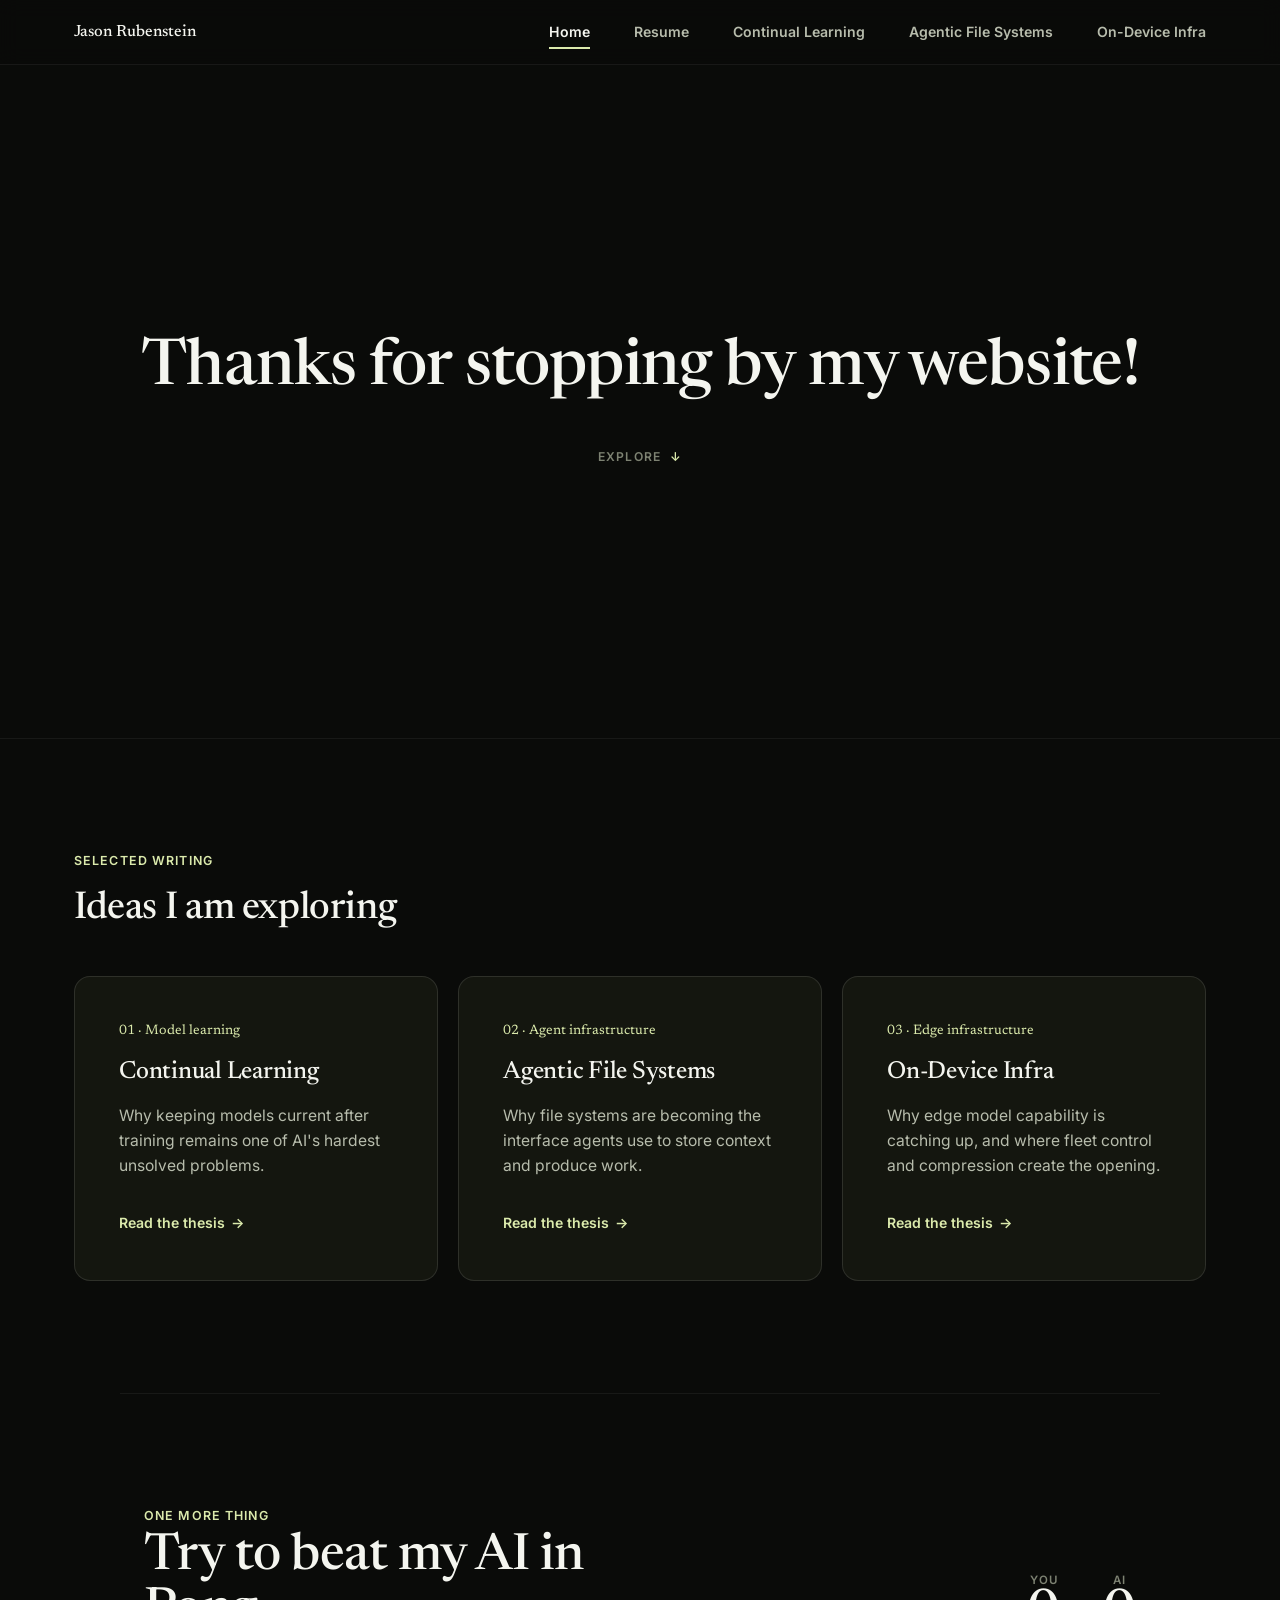
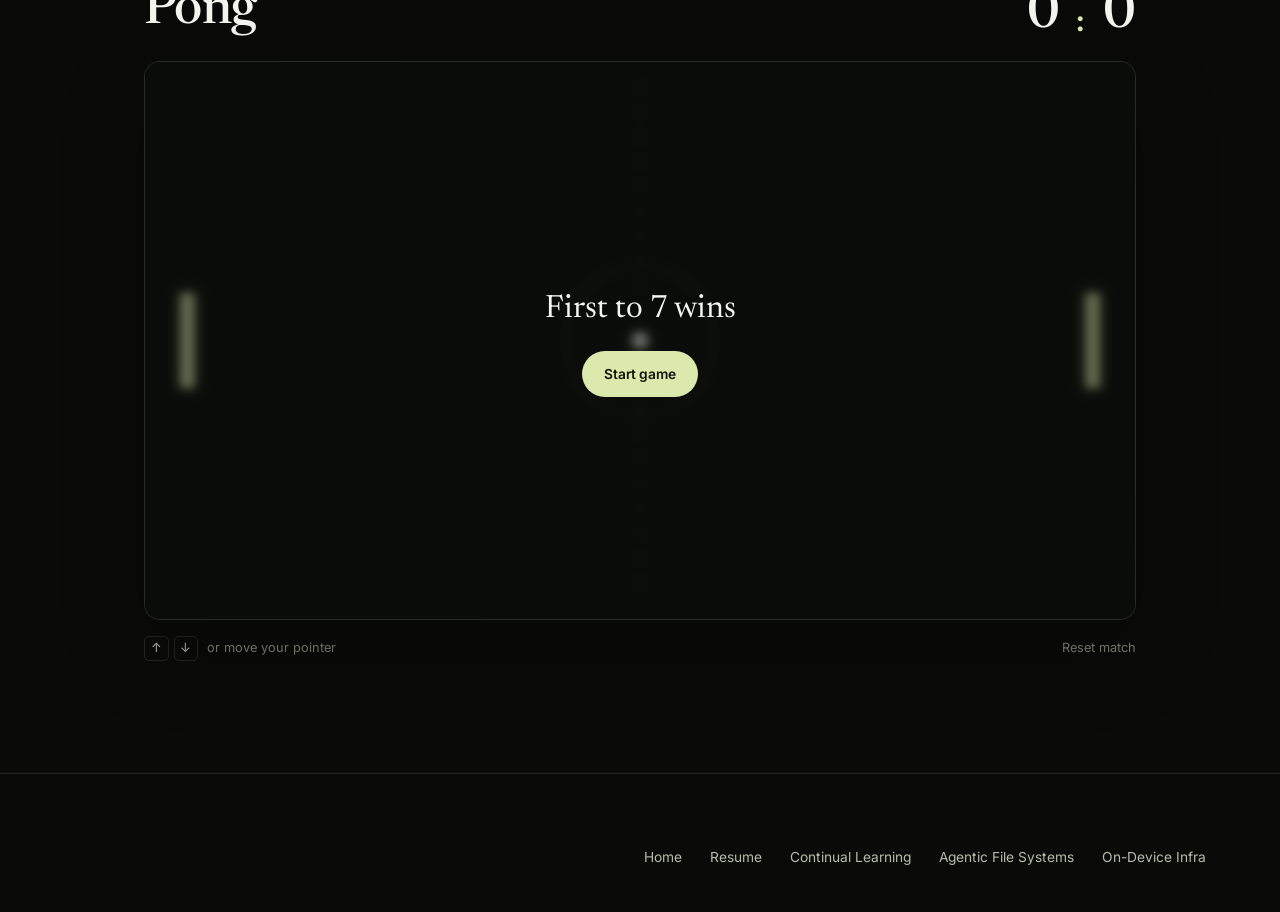
<file: index.html>
<!DOCTYPE html>
<html lang="en">
<head>
<meta charset="UTF-8" />
<meta name="viewport" content="width=device-width, initial-scale=1.0" />
<title>Jason Rubenstein</title>
<meta name="description" content="Jason Rubenstein's writing on continual learning, agentic file systems, and on-device infra, plus a game of Pong against AI." />
<link rel="preconnect" href="https://fonts.googleapis.com">
<link rel="preconnect" href="https://fonts.gstatic.com" crossorigin>
<link href="https://fonts.googleapis.com/css2?family=Newsreader:wght@500&family=Inter:wght@400;600&display=swap" rel="stylesheet">
<link rel="stylesheet" href="css/style.css">
</head>
<body class="pong-page">

<div class="scroll-progress" aria-hidden="true"></div>

<nav class="site-nav">
  <div class="site-nav__inner">
    <a href="/" class="site-nav__brand">Jason Rubenstein</a>
    <button class="site-nav__toggle" aria-label="Toggle menu" aria-expanded="false">
      <span></span><span></span><span></span>
    </button>
    <div class="site-nav__links">
      <a href="/" class="is-active">Home</a>
      <a href="/resume">Resume</a>
      <a href="/continual-learning">Continual Learning</a>
      <a href="/agentic-file-systems">Agentic File Systems</a>
      <a href="/on-device-infra">On-Device Infra</a>
    </div>
  </div>
</nav>

<main>

  <section class="home-hero">
    <div class="home-hero__inner">
      <h1>Thanks for stopping by my website!</h1>
      <span class="home-scroll-cue">Explore <span aria-hidden="true">↓</span></span>
    </div>
  </section>

  <section class="home-writing section-border" aria-labelledby="writing-title">
    <div class="container container--bleed">
      <span class="eyebrow">Selected writing</span>
      <h2 class="section-title" id="writing-title">Ideas I am exploring</h2>
      <div class="thesis-links">
        <a href="/continual-learning" class="thesis-card">
          <span class="thesis-card__num">01 · Model learning</span>
          <h2>Continual Learning</h2>
          <p>Why keeping models current after training remains one of AI's hardest unsolved problems.</p>
          <span class="thesis-card__cta">Read the thesis <span class="arrow">→</span></span>
        </a>
        <a href="/agentic-file-systems" class="thesis-card">
          <span class="thesis-card__num">02 · Agent infrastructure</span>
          <h2>Agentic File Systems</h2>
          <p>Why file systems are becoming the interface agents use to store context and produce work.</p>
          <span class="thesis-card__cta">Read the thesis <span class="arrow">→</span></span>
        </a>
        <a href="/on-device-infra" class="thesis-card">
          <span class="thesis-card__num">03 · Edge infrastructure</span>
          <h2>On-Device Infra</h2>
          <p>Why edge model capability is catching up, and where fleet control and compression create the opening.</p>
          <span class="thesis-card__cta">Read the thesis <span class="arrow">→</span></span>
        </a>
      </div>
    </div>
  </section>

  <section class="pong-shell section-border" aria-labelledby="pong-title">
    <div class="pong-header">
      <div>
        <span class="eyebrow">One more thing</span>
        <h2 id="pong-title">Try to beat my AI in Pong</h2>
      </div>
      <div class="pong-score" aria-live="polite">
        <div><span>You</span><strong id="pong-player-score">0</strong></div>
        <span class="pong-score__divider">:</span>
        <div><span>AI</span><strong id="pong-ai-score">0</strong></div>
      </div>
    </div>

    <div class="pong-game" id="pong-game">
      <canvas id="pong-canvas" width="960" height="540" tabindex="0" aria-label="Pong game. Move your paddle with the mouse, touch, or arrow keys."></canvas>
      <div class="pong-overlay" id="pong-overlay">
        <p id="pong-status">First to 7 wins</p>
        <button class="pong-button" id="pong-start" type="button">Start game</button>
      </div>
    </div>

    <div class="pong-controls">
      <p><span class="pong-key">↑</span><span class="pong-key">↓</span> or move your pointer</p>
      <button id="pong-reset" type="button">Reset match</button>
    </div>
  </section>

</main>

<footer class="site-footer">
  <div class="site-footer__inner">
    <nav class="site-footer__nav">
      <a href="/">Home</a>
      <a href="/resume">Resume</a>
      <a href="/continual-learning">Continual Learning</a>
      <a href="/agentic-file-systems">Agentic File Systems</a>
      <a href="/on-device-infra">On-Device Infra</a>
    </nav>
  </div>
</footer>

<script src="js/main.js"></script>
</body>
</html>
</file>
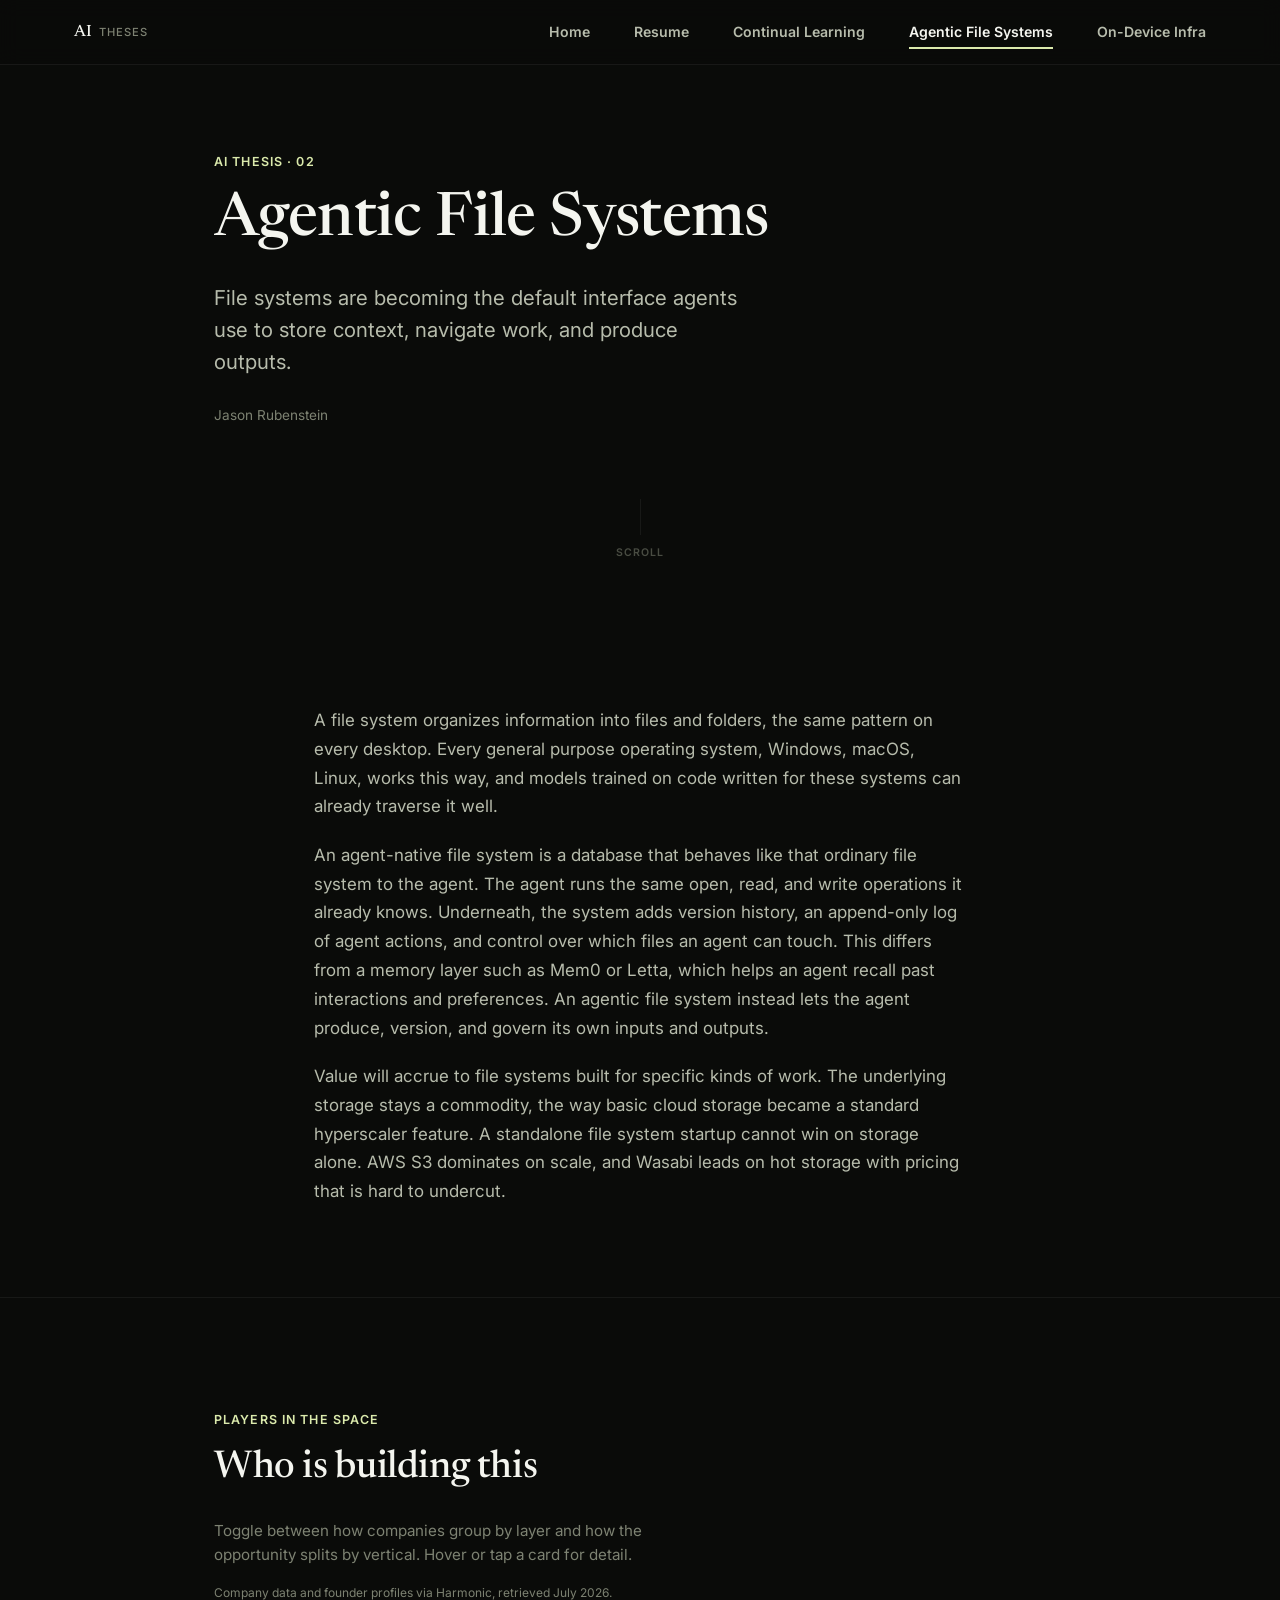
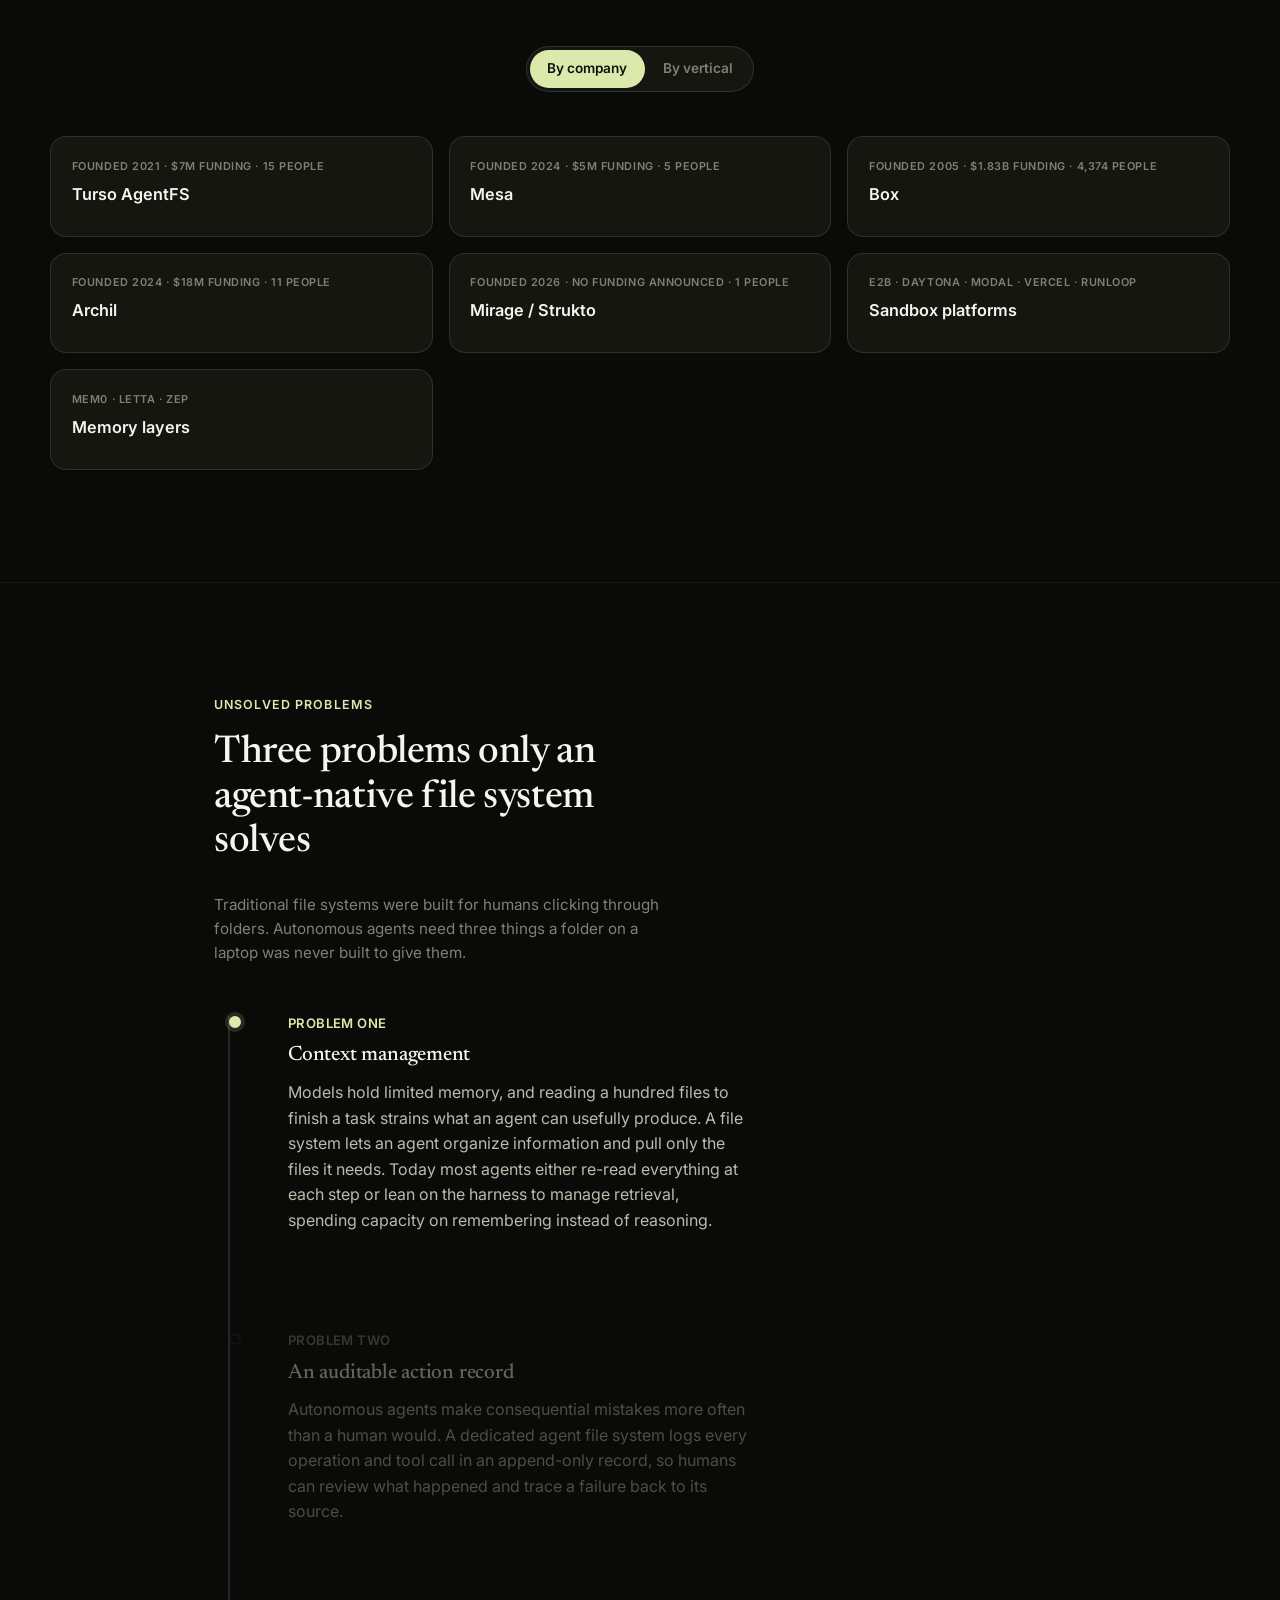
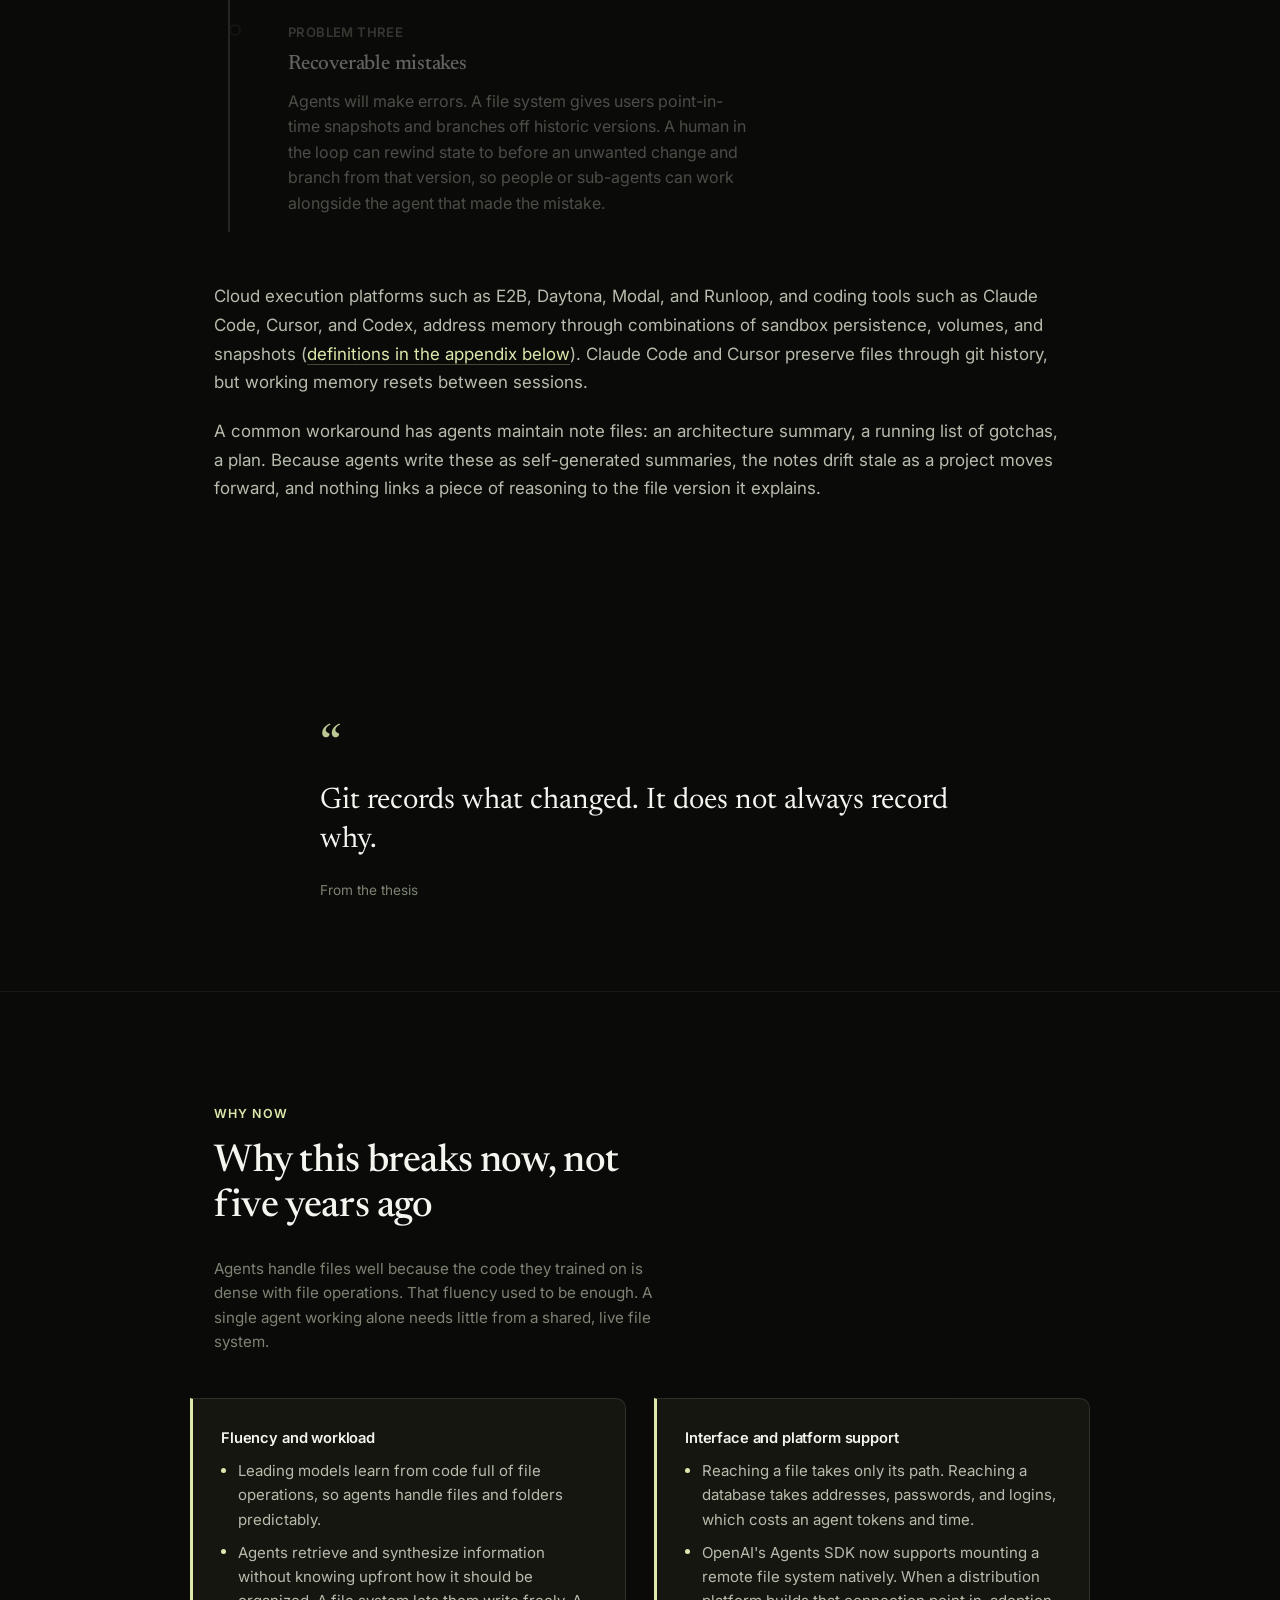
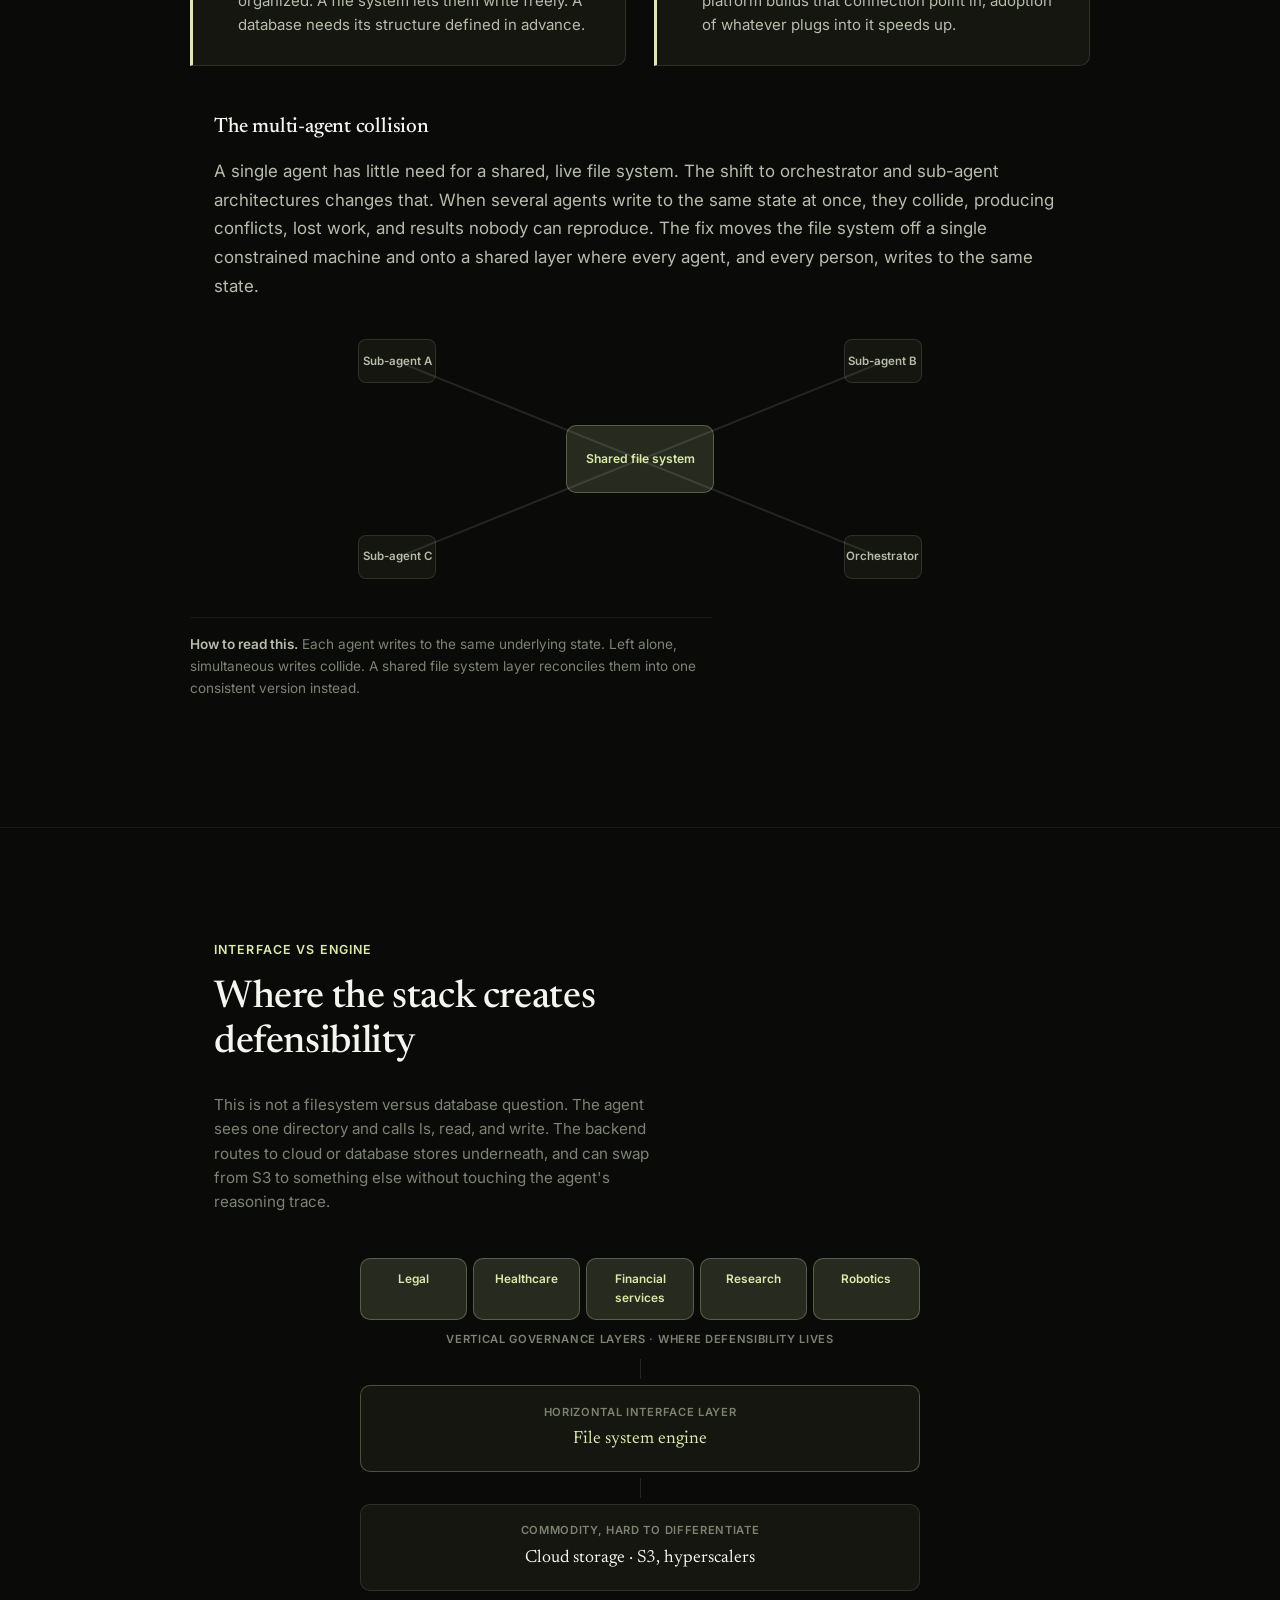
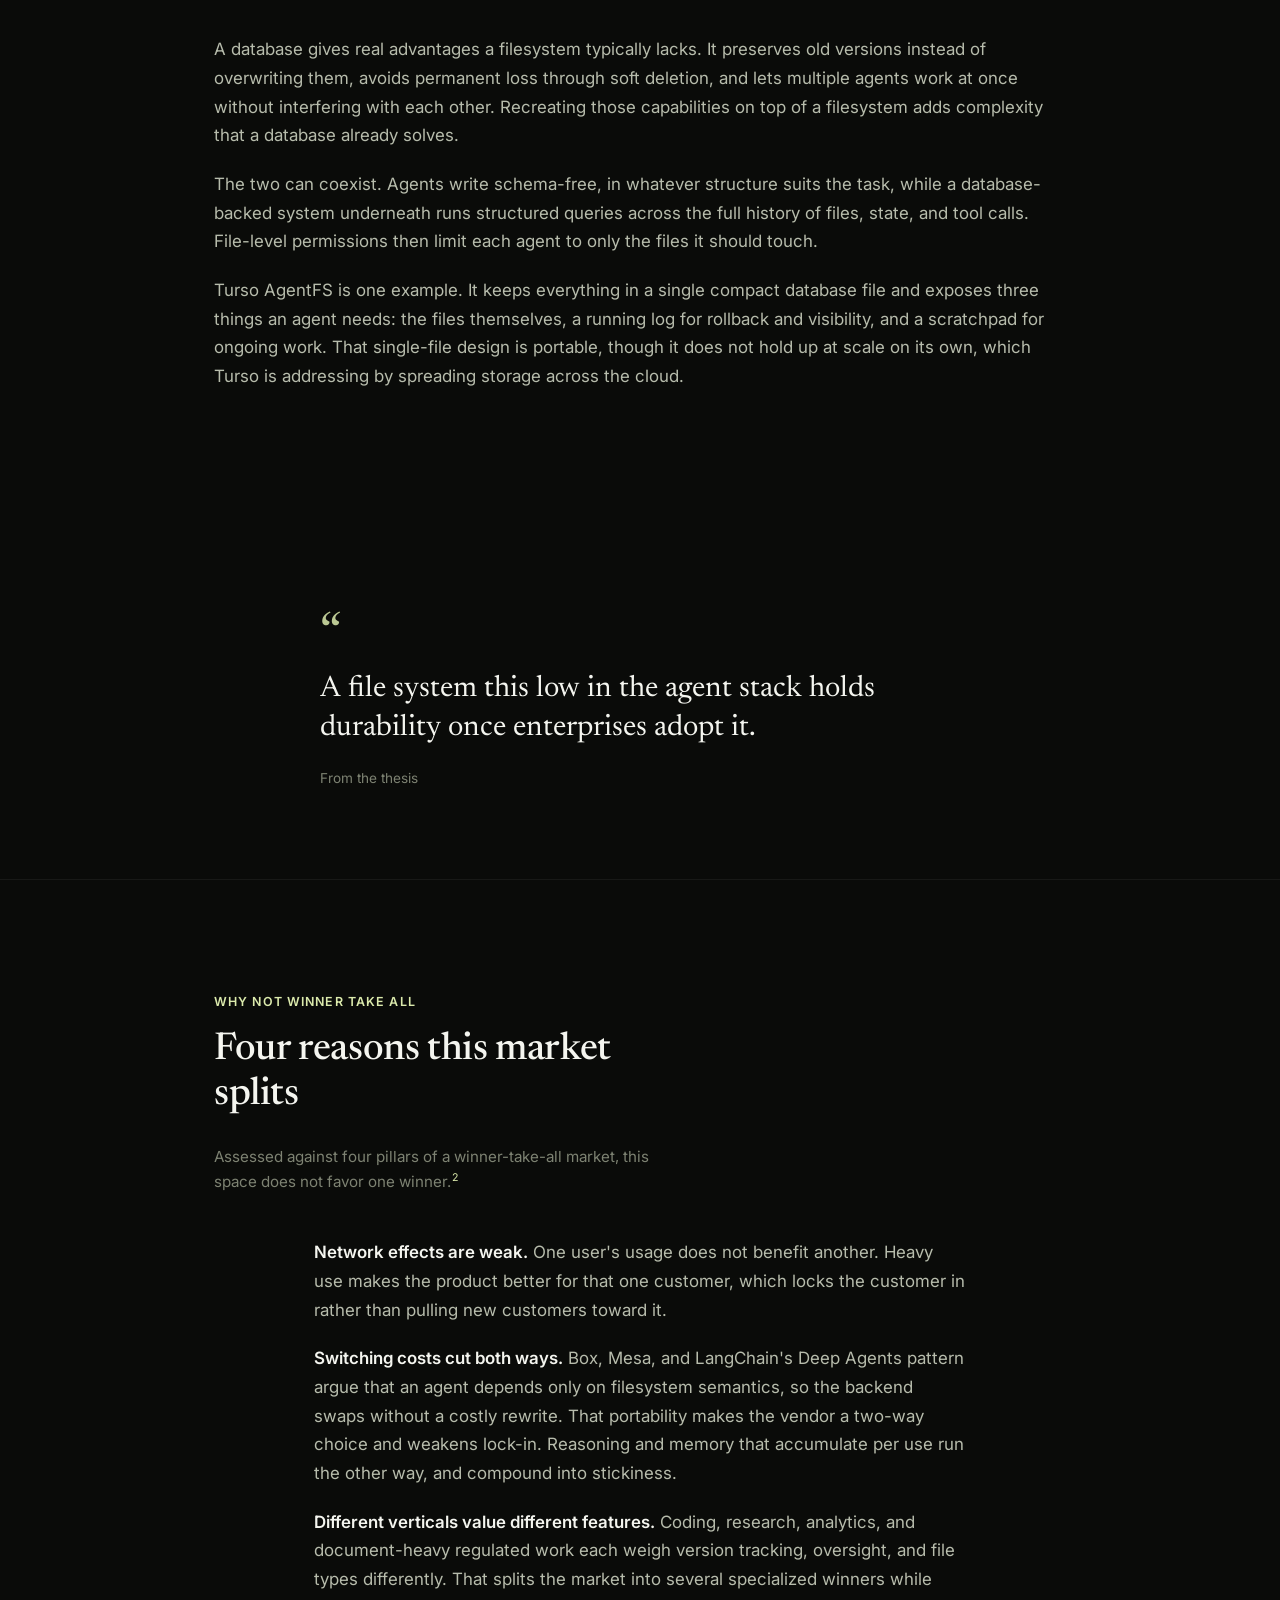
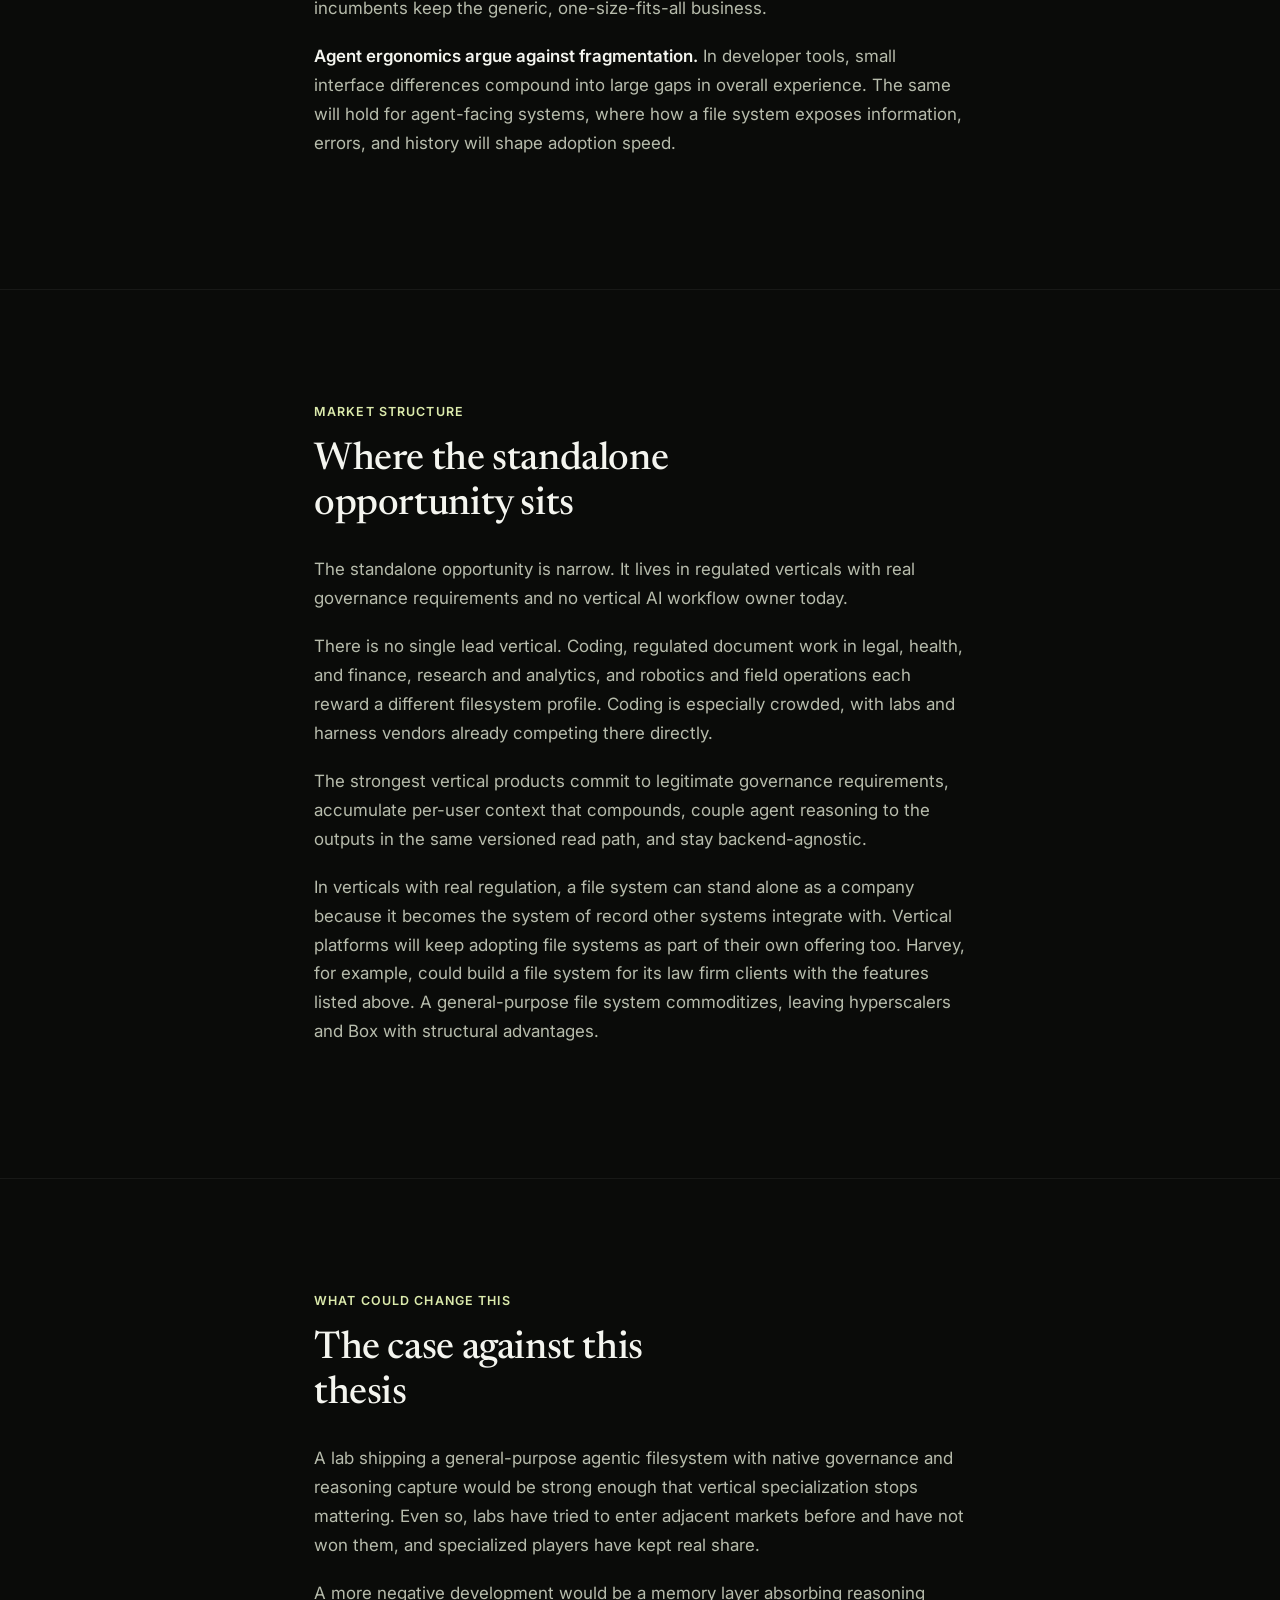
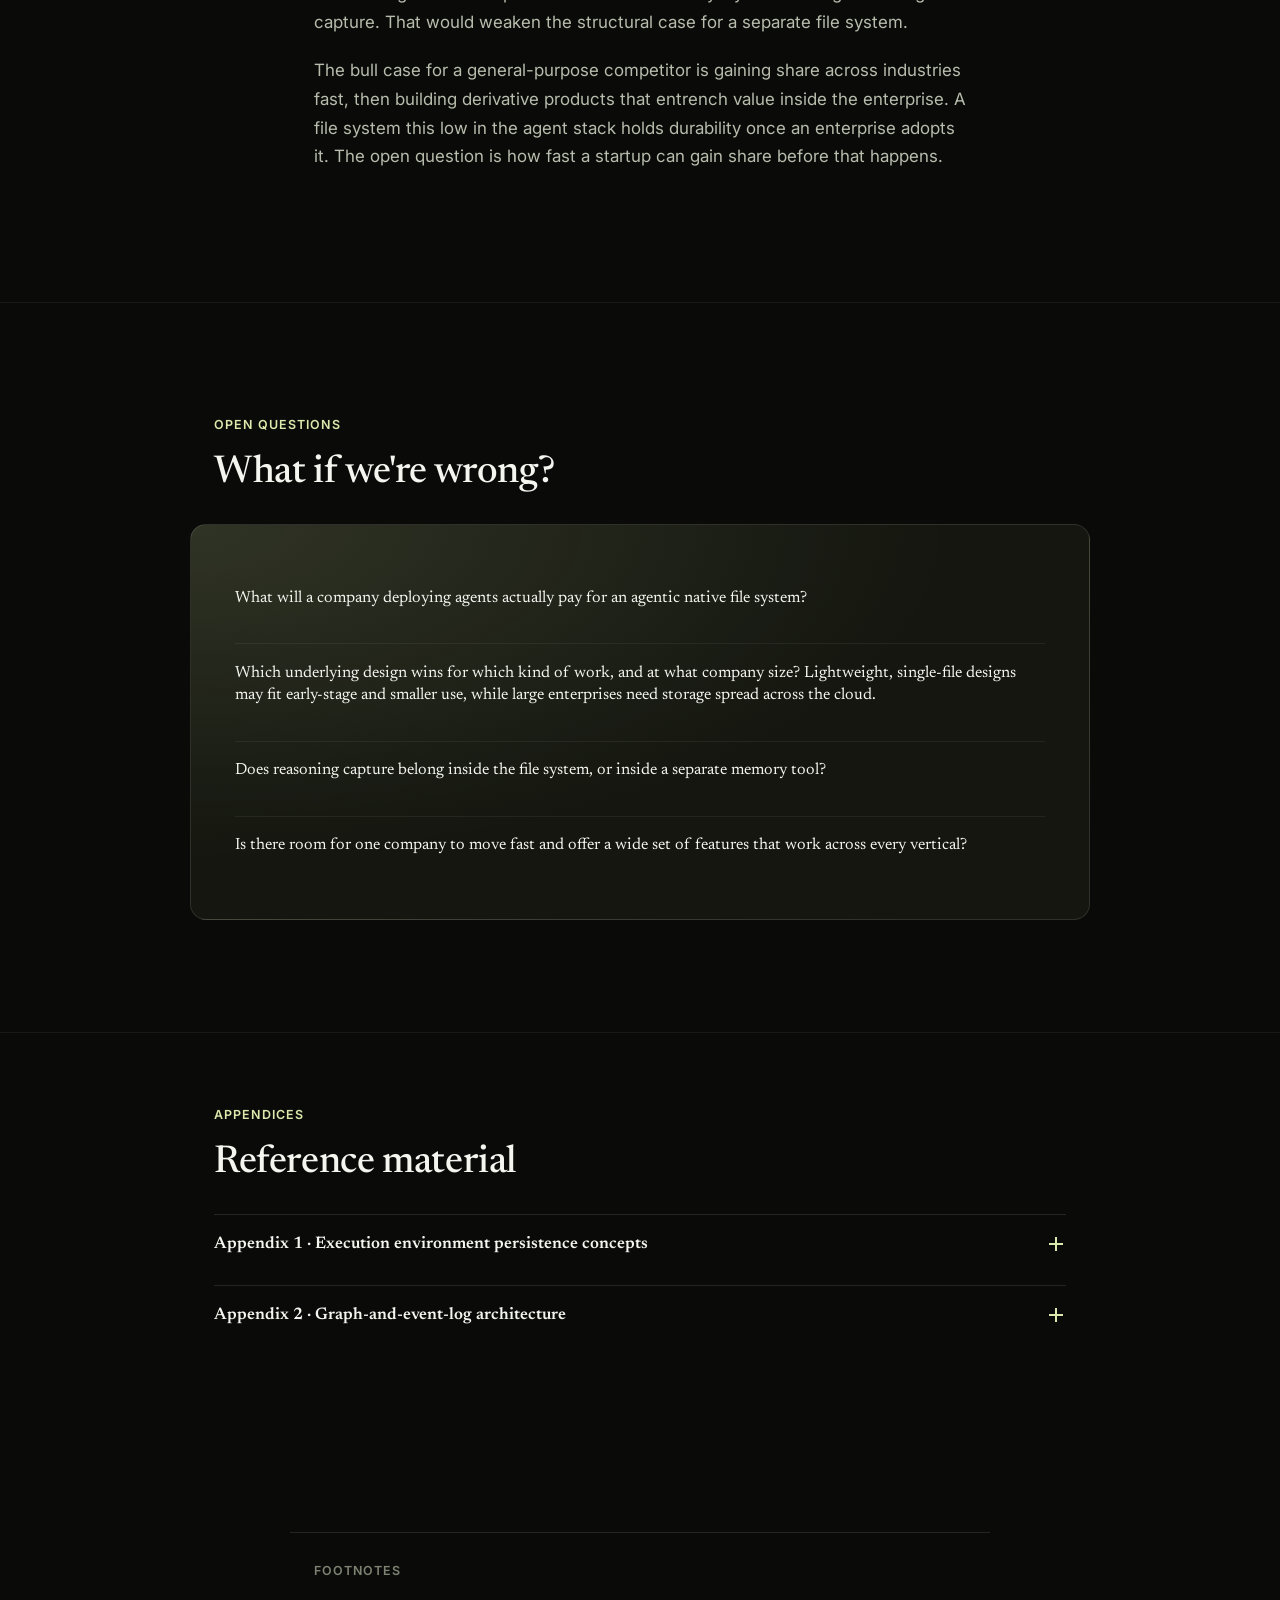
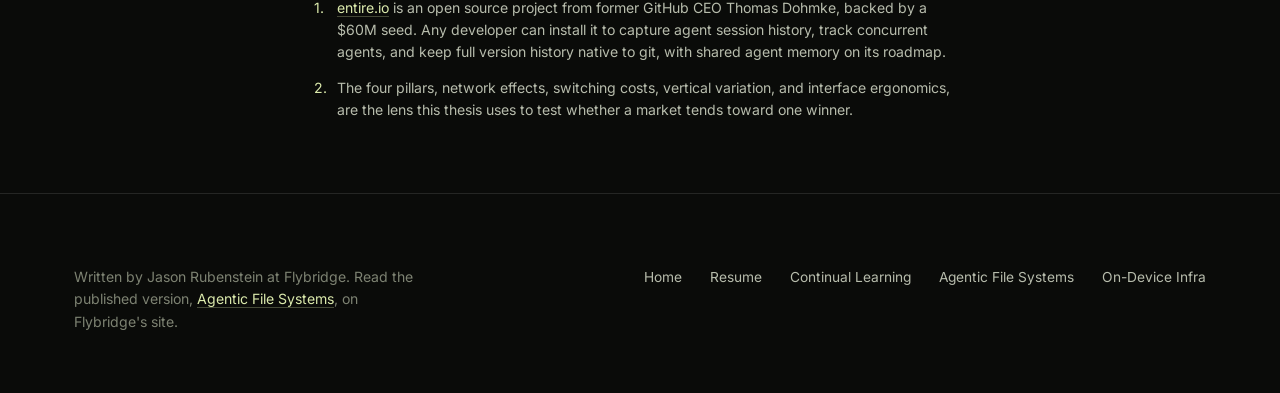
<file: agentic-file-systems.html>
<!DOCTYPE html>
<html lang="en">
<head>
<meta charset="UTF-8" />
<meta name="viewport" content="width=device-width, initial-scale=1.0" />
<title>Agentic File Systems — AI Thesis</title>
<meta name="description" content="File systems are becoming the default interface agents use to store context, navigate work, and produce outputs. An analysis of where value accrues in agent-native file systems." />
<link rel="preconnect" href="https://fonts.googleapis.com">
<link rel="preconnect" href="https://fonts.gstatic.com" crossorigin>
<link href="https://fonts.googleapis.com/css2?family=Newsreader:wght@500&family=Inter:wght@400;600&display=swap" rel="stylesheet">
<link rel="stylesheet" href="css/style.css">
</head>
<body>

<div class="scroll-progress" aria-hidden="true"></div>

<nav class="site-nav">
  <div class="site-nav__inner">
    <a href="/" class="site-nav__brand">AI <span>Theses</span></a>
    <button class="site-nav__toggle" aria-label="Toggle menu" aria-expanded="false">
      <span></span><span></span><span></span>
    </button>
    <div class="site-nav__links">
      <a href="/">Home</a>
      <a href="/resume">Resume</a>
      <a href="/continual-learning">Continual Learning</a>
      <a href="/agentic-file-systems" class="is-active">Agentic File Systems</a>
      <a href="/on-device-infra">On-Device Infra</a>
    </div>
  </div>
</nav>

<main>

  <!-- Hero -->
  <section class="hero">
    <div class="container container--wide">
      <span class="eyebrow reveal">AI Thesis · 02</span>
      <h1 class="word-reveal">Agentic File Systems</h1>
      <p class="lede hero__lede reveal">File systems are becoming the default interface agents use to store context, navigate work, and produce outputs.</p>
      <div class="hero__meta reveal">
        <span>Jason Rubenstein</span>
      </div>
      <div class="scroll-cue" aria-hidden="true">
        <div class="scroll-cue__line"></div>
        <span>Scroll</span>
      </div>
    </div>
  </section>

  <!-- Overview / definition -->
  <section class="section--tight">
    <div class="container reveal">
      <p class="body-text">A file system organizes information into files and folders, the same pattern on every desktop. Every general purpose operating system, Windows, macOS, Linux, works this way, and models trained on code written for these systems can already traverse it well.</p>
      <p class="body-text">An agent-native file system is a database that behaves like that ordinary file system to the agent. The agent runs the same open, read, and write operations it already knows. Underneath, the system adds version history, an append-only log of agent actions, and control over which files an agent can touch. This differs from a memory layer such as Mem0 or Letta, which helps an agent recall past interactions and preferences. An agentic file system instead lets the agent produce, version, and govern its own inputs and outputs.</p>
      <p class="body-text">Value will accrue to file systems built for specific kinds of work. The underlying storage stays a commodity, the way basic cloud storage became a standard hyperscaler feature. A standalone file system startup cannot win on storage alone. AWS S3 dominates on scale, and Wasabi leads on hot storage with pricing that is hard to undercut.</p>
    </div>
  </section>

  <!-- Three problems -->
  <section class="section section-border">
    <div class="container container--wide reveal">
      <span class="eyebrow">Unsolved problems</span>
      <h2 class="section-title">Three problems only an agent-native file system solves</h2>
      <p class="section-kicker">Traditional file systems were built for humans clicking through folders. Autonomous agents need three things a folder on a laptop was never built to give them.</p>
    </div>

    <div class="timeline container container--wide reveal">
      <div class="timeline__spine">
        <div class="timeline__spine-track"></div>
        <div class="timeline__spine-fill"></div>
      </div>
      <div class="timeline__stages">
        <div class="timeline__stage">
          <span class="timeline__dot"></span>
          <span class="timeline__stage-label">Problem one</span>
          <h3>Context management</h3>
          <p>Models hold limited memory, and reading a hundred files to finish a task strains what an agent can usefully produce. A file system lets an agent organize information and pull only the files it needs. Today most agents either re-read everything at each step or lean on the harness to manage retrieval, spending capacity on remembering instead of reasoning.</p>
        </div>
        <div class="timeline__stage">
          <span class="timeline__dot"></span>
          <span class="timeline__stage-label">Problem two</span>
          <h3>An auditable action record</h3>
          <p>Autonomous agents make consequential mistakes more often than a human would. A dedicated agent file system logs every operation and tool call in an append-only record, so humans can review what happened and trace a failure back to its source.</p>
        </div>
        <div class="timeline__stage">
          <span class="timeline__dot"></span>
          <span class="timeline__stage-label">Problem three</span>
          <h3>Recoverable mistakes</h3>
          <p>Agents will make errors. A file system gives users point-in-time snapshots and branches off historic versions. A human in the loop can rewind state to before an unwanted change and branch from that version, so people or sub-agents can work alongside the agent that made the mistake.</p>
        </div>
      </div>
    </div>

    <div class="container container--wide reveal mt-4">
      <p class="body-text">Cloud execution platforms such as E2B, Daytona, Modal, and Runloop, and coding tools such as Claude Code, Cursor, and Codex, address memory through combinations of sandbox persistence, volumes, and snapshots (<a href="#appendix-1" class="link-accent">definitions in the appendix below</a>). Claude Code and Cursor preserve files through git history, but working memory resets between sessions.</p>
      <p class="body-text">A common workaround has agents maintain note files: an architecture summary, a running list of gotchas, a plan. Because agents write these as self-generated summaries, the notes drift stale as a project moves forward, and nothing links a piece of reasoning to the file version it explains.</p>
    </div>
  </section>

  <!-- Pull quote 1 -->
  <section class="section--tight">
    <div class="container pull-quote reveal">
      <p class="word-reveal">Git records what changed. It does not always record why.</p>
      <cite>From the thesis</cite>
    </div>
  </section>

  <!-- Why now -->
  <section class="section section-border">
    <div class="container container--wide reveal">
      <span class="eyebrow">Why now</span>
      <h2 class="section-title">Why this breaks now, not five years ago</h2>
      <p class="section-kicker">Agents handle files well because the code they trained on is dense with file operations. That fluency used to be enough. A single agent working alone needs little from a shared, live file system.</p>
    </div>

    <div class="grid-2 reveal">
      <div class="callout">
        <h4>Fluency and workload</h4>
        <ul>
          <li>Leading models learn from code full of file operations, so agents handle files and folders predictably.</li>
          <li>Agents retrieve and synthesize information without knowing upfront how it should be organized. A file system lets them write freely. A database needs its structure defined in advance.</li>
        </ul>
      </div>
      <div class="callout">
        <h4>Interface and platform support</h4>
        <ul>
          <li>Reaching a file takes only its path. Reaching a database takes addresses, passwords, and logins, which costs an agent tokens and time.</li>
          <li>OpenAI's Agents SDK now supports mounting a remote file system natively. When a distribution platform builds that connection point in, adoption of whatever plugs into it speeds up.</li>
        </ul>
      </div>
    </div>

    <div class="container container--wide reveal mt-4">
      <h3 style="font-family: var(--font-display); font-size: 1.3rem; margin-bottom: 0.6em;">The multi-agent collision</h3>
      <p class="body-text">A single agent has little need for a shared, live file system. The shift to orchestrator and sub-agent architectures changes that. When several agents write to the same state at once, they collide, producing conflicts, lost work, and results nobody can reproduce. The fix moves the file system off a single constrained machine and onto a shared layer where every agent, and every person, writes to the same state.</p>
    </div>

    <div class="collision reveal mt-3" aria-hidden="true">
      <div class="collision__agent collision__agent--a">Sub-agent A</div>
      <div class="collision__agent collision__agent--b">Sub-agent B</div>
      <div class="collision__agent collision__agent--c">Sub-agent C</div>
      <div class="collision__agent collision__agent--d">Orchestrator</div>
      <div class="collision__line collision__line--a"></div>
      <div class="collision__line collision__line--b"></div>
      <div class="collision__line collision__line--c"></div>
      <div class="collision__line collision__line--d"></div>
      <div class="collision__hub">Shared file system</div>
    </div>
    <div class="viz-block reveal">
      <p class="viz-caption"><strong>How to read this.</strong> Each agent writes to the same underlying state. Left alone, simultaneous writes collide. A shared file system layer reconciles them into one consistent version instead.</p>
    </div>
  </section>

  <!-- Interface vs Engine -->
  <section class="section section-border">
    <div class="container container--wide reveal">
      <span class="eyebrow">Interface vs engine</span>
      <h2 class="section-title">Where the stack creates defensibility</h2>
      <p class="section-kicker">This is not a filesystem versus database question. The agent sees one directory and calls ls, read, and write. The backend routes to cloud or database stores underneath, and can swap from S3 to something else without touching the agent's reasoning trace.</p>
    </div>

    <div class="stack-diagram reveal-stagger">
      <div class="stack-layer stack-layer--governance">
        <div class="stack-chip">Legal</div>
        <div class="stack-chip">Healthcare</div>
        <div class="stack-chip">Financial services</div>
        <div class="stack-chip">Research</div>
        <div class="stack-chip">Robotics</div>
      </div>
      <div class="stack-layer__label text-center" style="text-align:center; margin: 0.4em 0;">Vertical governance layers · where defensibility lives</div>
      <div class="stack-connector"></div>
      <div class="stack-layer stack-layer--engine">
        <div class="stack-layer__label">Horizontal interface layer</div>
        <div class="stack-layer__title">File system engine</div>
      </div>
      <div class="stack-connector"></div>
      <div class="stack-layer">
        <div class="stack-layer__label">Commodity, hard to differentiate</div>
        <div class="stack-layer__title">Cloud storage · S3, hyperscalers</div>
      </div>
    </div>

    <div class="container container--wide reveal mt-4">
      <p class="body-text">A database gives real advantages a filesystem typically lacks. It preserves old versions instead of overwriting them, avoids permanent loss through soft deletion, and lets multiple agents work at once without interfering with each other. Recreating those capabilities on top of a filesystem adds complexity that a database already solves.</p>
      <p class="body-text">The two can coexist. Agents write schema-free, in whatever structure suits the task, while a database-backed system underneath runs structured queries across the full history of files, state, and tool calls. File-level permissions then limit each agent to only the files it should touch.</p>
      <p class="body-text">Turso AgentFS is one example. It keeps everything in a single compact database file and exposes three things an agent needs: the files themselves, a running log for rollback and visibility, and a scratchpad for ongoing work. That single-file design is portable, though it does not hold up at scale on its own, which Turso is addressing by spreading storage across the cloud.</p>
    </div>
  </section>

  <!-- Pull quote 2 -->
  <section class="section--tight">
    <div class="container pull-quote reveal">
      <p class="word-reveal">A file system this low in the agent stack holds durability once enterprises adopt it.</p>
      <cite>From the thesis</cite>
    </div>
  </section>

  <!-- Market map -->
  <section class="section section-border" id="players" data-promote-after-intro>
    <div class="container container--wide reveal">
      <span class="eyebrow">Players in the space</span>
      <h2 class="section-title">Who is building this</h2>
      <p class="section-kicker">Toggle between how companies group by layer and how the opportunity splits by vertical. Hover or tap a card for detail.</p>
      <p class="data-source">Company data and founder profiles via Harmonic, retrieved July 2026.</p>
    </div>

    <div class="filter-center reveal">
      <div class="filter-toggle" data-controls=".market-map">
        <button class="filter-toggle__btn is-active" data-view-target="company">By company</button>
        <button class="filter-toggle__btn" data-view-target="vertical">By vertical</button>
      </div>
    </div>

    <div class="market-map reveal">

      <div class="card-grid" data-view="company">

        <div class="map-card">
          <div class="map-card__label">London / Canada · 2021 · $7M raised · 337k traffic</div>
          <div class="map-card__title">Turso AgentFS</div>
          <div class="map-card__detail">
            <p>SQLite engine made to look like a file system interface. Keeps old versions instead of overwriting them, ships as a portable file, and tracks the files, a running log of changes, and the agent's scratch notes.</p>
            <p>Founders Glauber Costa and Pekka Enberg met at ScyllaDB, a MongoDB competitor, and now run a team of fifteen. Currently working to make the system scale to real company workloads.</p>
          </div>
        </div>

        <div class="map-card">
          <div class="map-card__label">San Francisco, CA · 2024 · 19k traffic</div>
          <div class="map-card__title">Mesa</div>
          <div class="map-card__detail">
            <p>A file system that remembers every version of any kind of file, built for company document work that needs sign-offs and a clear record of who did what.</p>
            <p>Workflow-layer thesis aligned. The approvals and human sign-off layer line up with Lightspeed's research on this category. Founders Oliver Gilan and Ben Warren met at Microsoft, a team of five with no funding yet.</p>
          </div>
        </div>

        <div class="map-card">
          <div class="map-card__label">Redwood City, CA · 2005 · $1.83B raised</div>
          <div class="map-card__title">Box</div>
          <div class="map-card__detail">
            <p>Established public company offering the same folder-style access, wrapped in the security and compliance controls large companies already trust.</p>
            <p>Owns enterprise content and governance distribution. Hard to displace in the general case. Competes against startups on regulated verticals.</p>
          </div>
        </div>

        <div class="map-card">
          <div class="map-card__label">San Francisco, CA · 2024 · $18M raised · 11k traffic</div>
          <div class="map-card__title">Archil</div>
          <div class="map-card__detail">
            <p>Turns cloud storage a company already owns, such as Amazon S3, into a fast local folder agents can read and write without moving the data first.</p>
            <p>Removes the data-staging step and gives agents memory across runs, real infrastructure value, though it sits close to the raw storage that commoditizes. Founder Hunter Leath went through YC, with past experience in cloud storage systems at Netflix.</p>
          </div>
        </div>

        <div class="map-card">
          <div class="map-card__label">San Francisco, CA · 2026</div>
          <div class="map-card__title">Mirage / Strukto</div>
          <div class="map-card__detail">
            <p>Open-source unified virtual filesystem that mounts S3, Google Drive, Slack, GitHub, Redis, and a dozen other backends as one folder tree. Agents interact with all of them through standard Unix bash tools.</p>
            <p>Strong on developer ergonomics. First public release in May 2026 drew 3,100 <a href="https://github.com/strukto-ai/mirage" class="link-accent" target="_blank" rel="noopener">GitHub</a> stars. Governance is light: no audit logs, no append-only event log, no formal permissioning, which limits fit for regulated verticals.</p>
          </div>
        </div>

        <div class="map-card">
          <div class="map-card__label">E2B · Daytona · Modal · Vercel · Runloop</div>
          <div class="map-card__title">Sandbox platforms</div>
          <div class="map-card__detail">
            <p>Temporary execution environments that spin up per run. They run the work, then forget everything when they shut down.</p>
            <p>Some persistence layers have been built to fill this gap, with each company taking a slightly different approach.</p>
          </div>
        </div>

        <div class="map-card">
          <div class="map-card__label">Mem0 · Letta · Zep</div>
          <div class="map-card__title">Memory layers</div>
          <div class="map-card__detail">
            <p>Tools that store and recall facts so an agent can look things up later.</p>
            <p>The alternate leading approach to capturing an agent's reasoning. Whether that reasoning should live here or inside the versioned file system stays an open question.</p>
          </div>
        </div>

      </div>

      <div class="card-grid" data-view="vertical" style="display:none;">

        <div class="map-card">
          <div class="map-card__label">Legal · contracts, litigation</div>
          <div class="map-card__title">Legal</div>
          <div class="map-card__detail">
            <p>Tracks specific document changes, keeps a record of who changed what, and controls who can see which documents by case and confidentiality level. Every version stays intact.</p>
            <p>Long term value: a structured map of contract terms and obligations. iManage and NetDocuments already lead this market. Harvey, Legora, and peers may build a file system into their own offering.</p>
          </div>
        </div>

        <div class="map-card">
          <div class="map-card__label">Healthcare · clinical, imaging</div>
          <div class="map-card__title">Healthcare</div>
          <div class="map-card__detail">
            <p>Tracks who viewed a record, not only who edited it, since privacy law cares who looked at patient data. Stripping identifying details out where needed also matters here.</p>
            <p>Long term value: a privacy and consent model for each health system. A system built to track edits differs from one built to track views.</p>
          </div>
        </div>

        <div class="map-card">
          <div class="map-card__label">Financial services · trading, risk, audit</div>
          <div class="map-card__title">Financial services</div>
          <div class="map-card__detail">
            <p>Records must stay exact, kept unchanged for years by law, and able to recreate what the data showed on any past date.</p>
            <p>Long term value: traceability that survives a swap of the underlying storage. Regulators require it here, rather than customers simply preferring it.</p>
          </div>
        </div>

        <div class="map-card">
          <div class="map-card__label">Research</div>
          <div class="map-card__title">Research</div>
          <div class="map-card__detail">
            <p>Researchers branch off in many directions and merge back the parts that work. Reproducing a result means bundling data, code, setup, and settings together after frequent iteration.</p>
            <p>Long term value: reusable records of how each result was reached.</p>
          </div>
        </div>

        <div class="map-card">
          <div class="map-card__label">Robotics · field operations</div>
          <div class="map-card__title">Robotics and field operations</div>
          <div class="map-card__detail">
            <p>Runs on the device in the field rather than in the cloud, responds fast when timing matters, records a heavy stream of sensor data, and re-syncs without conflict after losing connection.</p>
            <p>Long term value: the syncing layer itself, plus a stored map of work. A fundamentally different design from standalone document-tracking tools.</p>
          </div>
        </div>

        <div class="map-card">
          <div class="map-card__label">Coding · general analytics</div>
          <div class="map-card__title">Coding and general analytics</div>
          <div class="map-card__detail">
            <p>Standard version control for code, or standard querying for data.</p>
            <p>Whatever the system accumulates moves with the files, so nothing locks the customer in, and the established data-warehouse players already own the analytics side. A standalone product faces direct competition from big AI labs and existing developer tools that already reach these customers. Tools like <a href="https://entire.io" class="link-accent" target="_blank" rel="noopener">entire.io</a> show the reasoning-capture pattern still has room to run inside git workflows.<sup class="fn-ref" data-fn="fn1">1</sup></p>
          </div>
        </div>

      </div>

    </div>
  </section>

  <!-- Why not winner take all -->
  <section class="section section-border">
    <div class="container container--wide reveal">
      <span class="eyebrow">Why not winner take all</span>
      <h2 class="section-title">Four reasons this market splits</h2>
      <p class="section-kicker">Assessed against four pillars of a winner-take-all market, this space does not favor one winner.<sup class="fn-ref" data-fn="fn2">2</sup></p>
    </div>
    <div class="container reveal">
      <p class="body-text"><strong>Network effects are weak.</strong> One user's usage does not benefit another. Heavy use makes the product better for that one customer, which locks the customer in rather than pulling new customers toward it.</p>
      <p class="body-text"><strong>Switching costs cut both ways.</strong> Box, Mesa, and LangChain's Deep Agents pattern argue that an agent depends only on filesystem semantics, so the backend swaps without a costly rewrite. That portability makes the vendor a two-way choice and weakens lock-in. Reasoning and memory that accumulate per use run the other way, and compound into stickiness.</p>
      <p class="body-text"><strong>Different verticals value different features.</strong> Coding, research, analytics, and document-heavy regulated work each weigh version tracking, oversight, and file types differently. That splits the market into several specialized winners while incumbents keep the generic, one-size-fits-all business.</p>
      <p class="body-text"><strong>Agent ergonomics argue against fragmentation.</strong> In developer tools, small interface differences compound into large gaps in overall experience. The same will hold for agent-facing systems, where how a file system exposes information, errors, and history will shape adoption speed.</p>
    </div>
  </section>

  <!-- Market structure -->
  <section class="section section-border">
    <div class="container reveal">
      <span class="eyebrow">Market structure</span>
      <h2 class="section-title">Where the standalone opportunity sits</h2>
      <p class="body-text">The standalone opportunity is narrow. It lives in regulated verticals with real governance requirements and no vertical AI workflow owner today.</p>
      <p class="body-text">There is no single lead vertical. Coding, regulated document work in legal, health, and finance, research and analytics, and robotics and field operations each reward a different filesystem profile. Coding is especially crowded, with labs and harness vendors already competing there directly.</p>
      <p class="body-text">The strongest vertical products commit to legitimate governance requirements, accumulate per-user context that compounds, couple agent reasoning to the outputs in the same versioned read path, and stay backend-agnostic.</p>
      <p class="body-text">In verticals with real regulation, a file system can stand alone as a company because it becomes the system of record other systems integrate with. Vertical platforms will keep adopting file systems as part of their own offering too. Harvey, for example, could build a file system for its law firm clients with the features listed above. A general-purpose file system commoditizes, leaving hyperscalers and Box with structural advantages.</p>
    </div>
  </section>

  <!-- What could change this -->
  <section class="section section-border">
    <div class="container reveal">
      <span class="eyebrow">What could change this</span>
      <h2 class="section-title">The case against this thesis</h2>
      <p class="body-text">A lab shipping a general-purpose agentic filesystem with native governance and reasoning capture would be strong enough that vertical specialization stops mattering. Even so, labs have tried to enter adjacent markets before and have not won them, and specialized players have kept real share.</p>
      <p class="body-text">A more negative development would be a memory layer absorbing reasoning capture. That would weaken the structural case for a separate file system.</p>
      <p class="body-text">The bull case for a general-purpose competitor is gaining share across industries fast, then building derivative products that entrench value inside the enterprise. A file system this low in the agent stack holds durability once an enterprise adopts it. The open question is how fast a startup can gain share before that happens.</p>
    </div>
  </section>

  <!-- Open questions -->
  <section class="section section-border">
    <div class="container container--wide reveal">
      <span class="eyebrow">Open questions</span>
      <h2 class="section-title">What if we're wrong?</h2>
    </div>
    <div class="what-if-panel reveal">
      <ul class="question-list">
        <li>What will a company deploying agents actually pay for an agentic native file system?</li>
        <li>Which underlying design wins for which kind of work, and at what company size? Lightweight, single-file designs may fit early-stage and smaller use, while large enterprises need storage spread across the cloud.</li>
        <li>Does reasoning capture belong inside the file system, or inside a separate memory tool?</li>
        <li>Is there room for one company to move fast and offer a wide set of features that work across every vertical?</li>
      </ul>
    </div>
  </section>

  <!-- Appendices -->
  <section class="section--tight section-border">
    <div class="container container--wide reveal">
      <span class="eyebrow">Appendices</span>
      <h2 class="section-title" style="margin-bottom: var(--space-3);">Reference material</h2>

      <div class="accordion accordion--plain" id="appendix-1">
        <div class="accordion__item">
          <button class="accordion__trigger" aria-expanded="false">
            Appendix 1 · Execution environment persistence concepts
            <span class="plus"></span>
          </button>
          <div class="accordion__panel">
            <div class="accordion__panel-inner">
              <p><strong>Sandbox persistence.</strong> Sandboxes are isolated environments where code runs. By default they wipe clean on shutdown. Sandbox persistence means the state survives between runs, so an agent picks up where it left off.</p>
              <p><strong>Volumes.</strong> Storage attached to a running environment that survives restarts and can move between environments, like an external hard drive that different machines can plug into without losing data.</p>
              <p><strong>Snapshots.</strong> A read-only copy of an environment's full state at a point in time. If something breaks, the system reverts to the snapshot.</p>
              <p><strong>Stateful operations.</strong> Operations where the result depends on prior context. A stateful agent knows what it has already read, decided, and written within a session.</p>
            </div>
          </div>
        </div>

        <div class="accordion__item">
          <button class="accordion__trigger" aria-expanded="false">
            Appendix 2 · Graph-and-event-log architecture
            <span class="plus"></span>
          </button>
          <div class="accordion__panel">
            <div class="accordion__panel-inner">
              <p>Every file is a node. Every relationship between files is a typed edge. Every agent action is an entry in an append-only event log with the reasoning attached.</p>
              <p>Nodes represent files and folders. Edges capture relationships such as <strong>CONTAINS</strong>, <strong>DERIVED_FROM</strong>, and <strong>REFERENCES</strong>.</p>
              <p>Each event log entry records what operation ran and on which file version, why the agent made that choice, what alternatives it rejected, and what prior event triggered it.</p>
            </div>
          </div>
        </div>
      </div>
    </div>
  </section>

  <!-- Footnotes -->
  <section class="section--tight">
    <div class="container footnotes reveal">
      <h2>Footnotes</h2>
      <ol>
        <li id="fn1"><span><a href="https://entire.io" class="link-accent" target="_blank" rel="noopener">entire.io</a> is an open source project from former GitHub CEO Thomas Dohmke, backed by a $60M seed. Any developer can install it to capture agent session history, track concurrent agents, and keep full version history native to git, with shared agent memory on its roadmap.</span></li>
        <li id="fn2"><span>The four pillars, network effects, switching costs, vertical variation, and interface ergonomics, are the lens this thesis uses to test whether a market tends toward one winner.</span></li>
      </ol>
    </div>
  </section>

</main>

<footer class="site-footer">
  <div class="site-footer__inner">
    <div class="site-footer__attrib">
      <p>Written by Jason Rubenstein at Flybridge. Read the published version, <a href="https://www.flybridge.com/ideas/the-bow/agentic-file-systems" class="link-accent" target="_blank" rel="noopener">Agentic File Systems</a>, on Flybridge's site.</p>
    </div>
    <nav class="site-footer__nav">
      <a href="/">Home</a>
      <a href="/resume">Resume</a>
      <a href="/continual-learning">Continual Learning</a>
      <a href="/agentic-file-systems">Agentic File Systems</a>
      <a href="/on-device-infra">On-Device Infra</a>
    </nav>
  </div>
</footer>

<script src="js/company-data.js"></script>
<script src="js/main.js"></script>
</body>
</html>
</file>
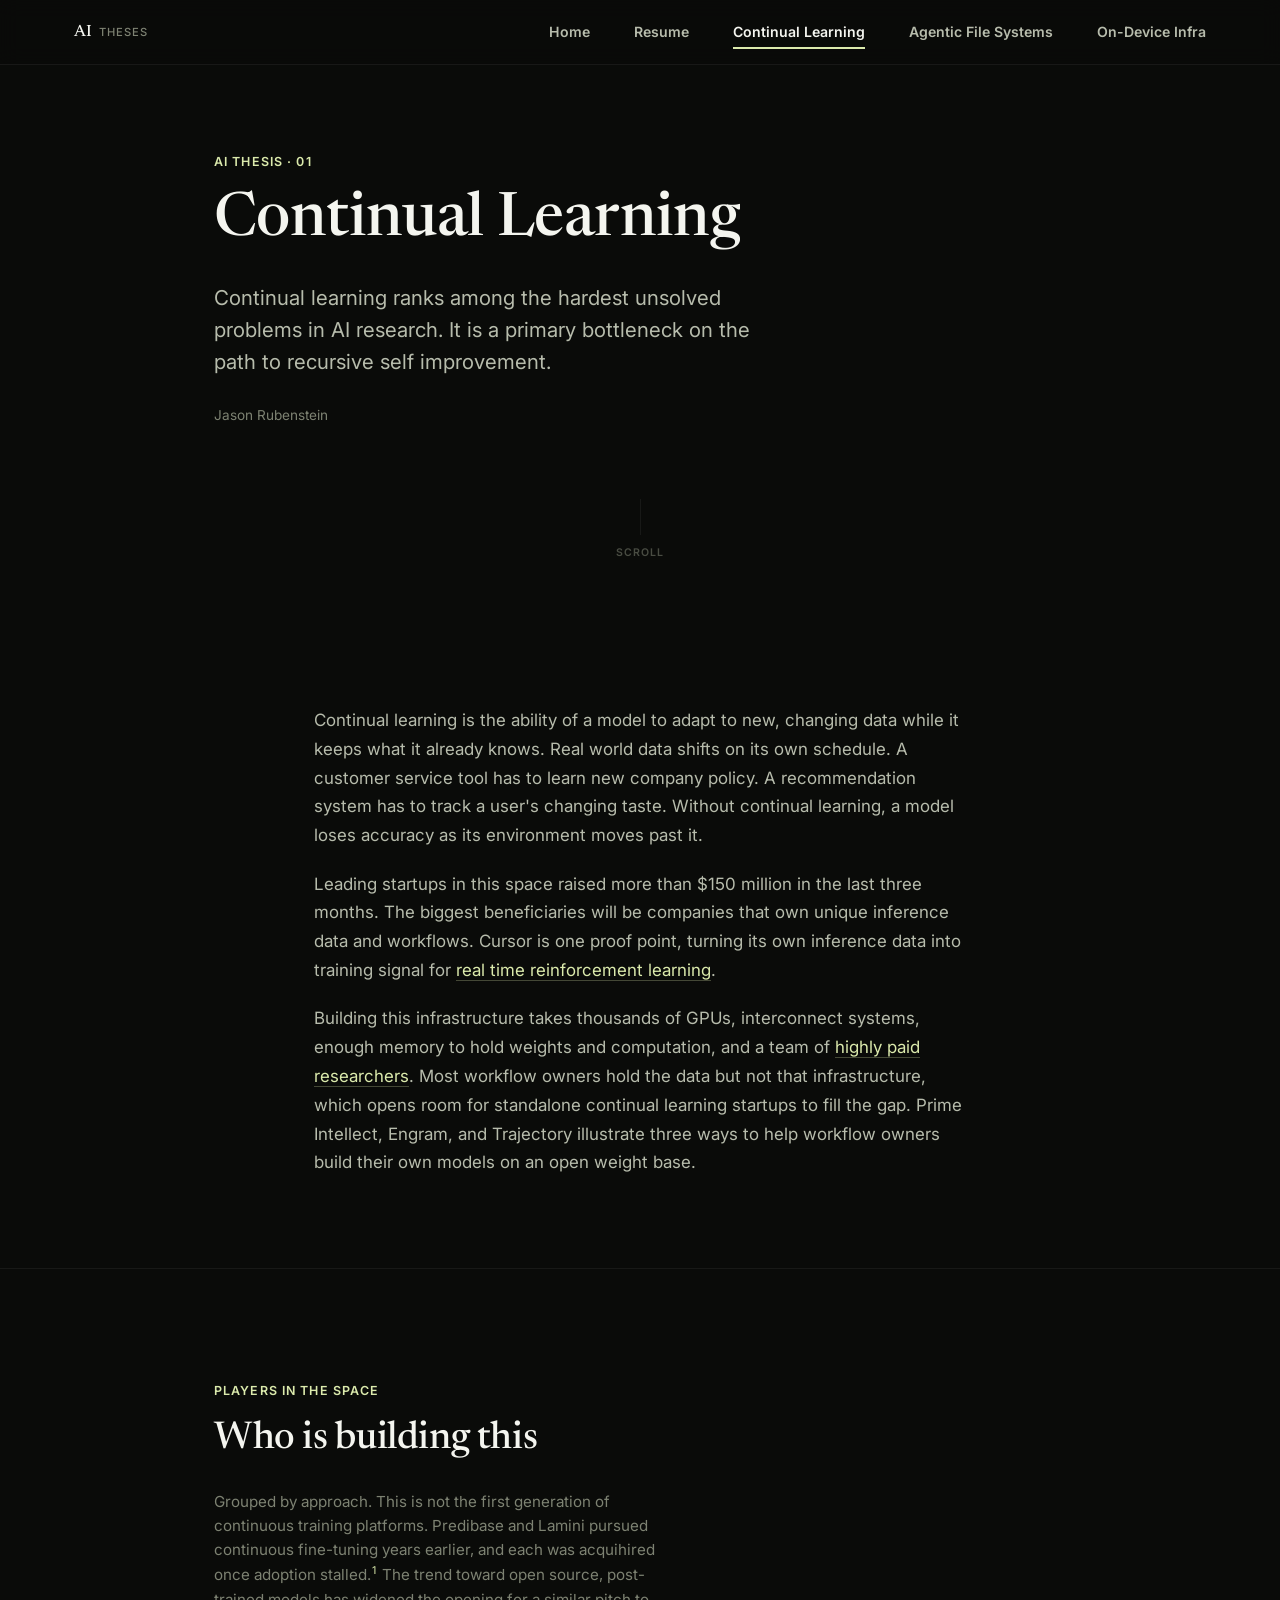
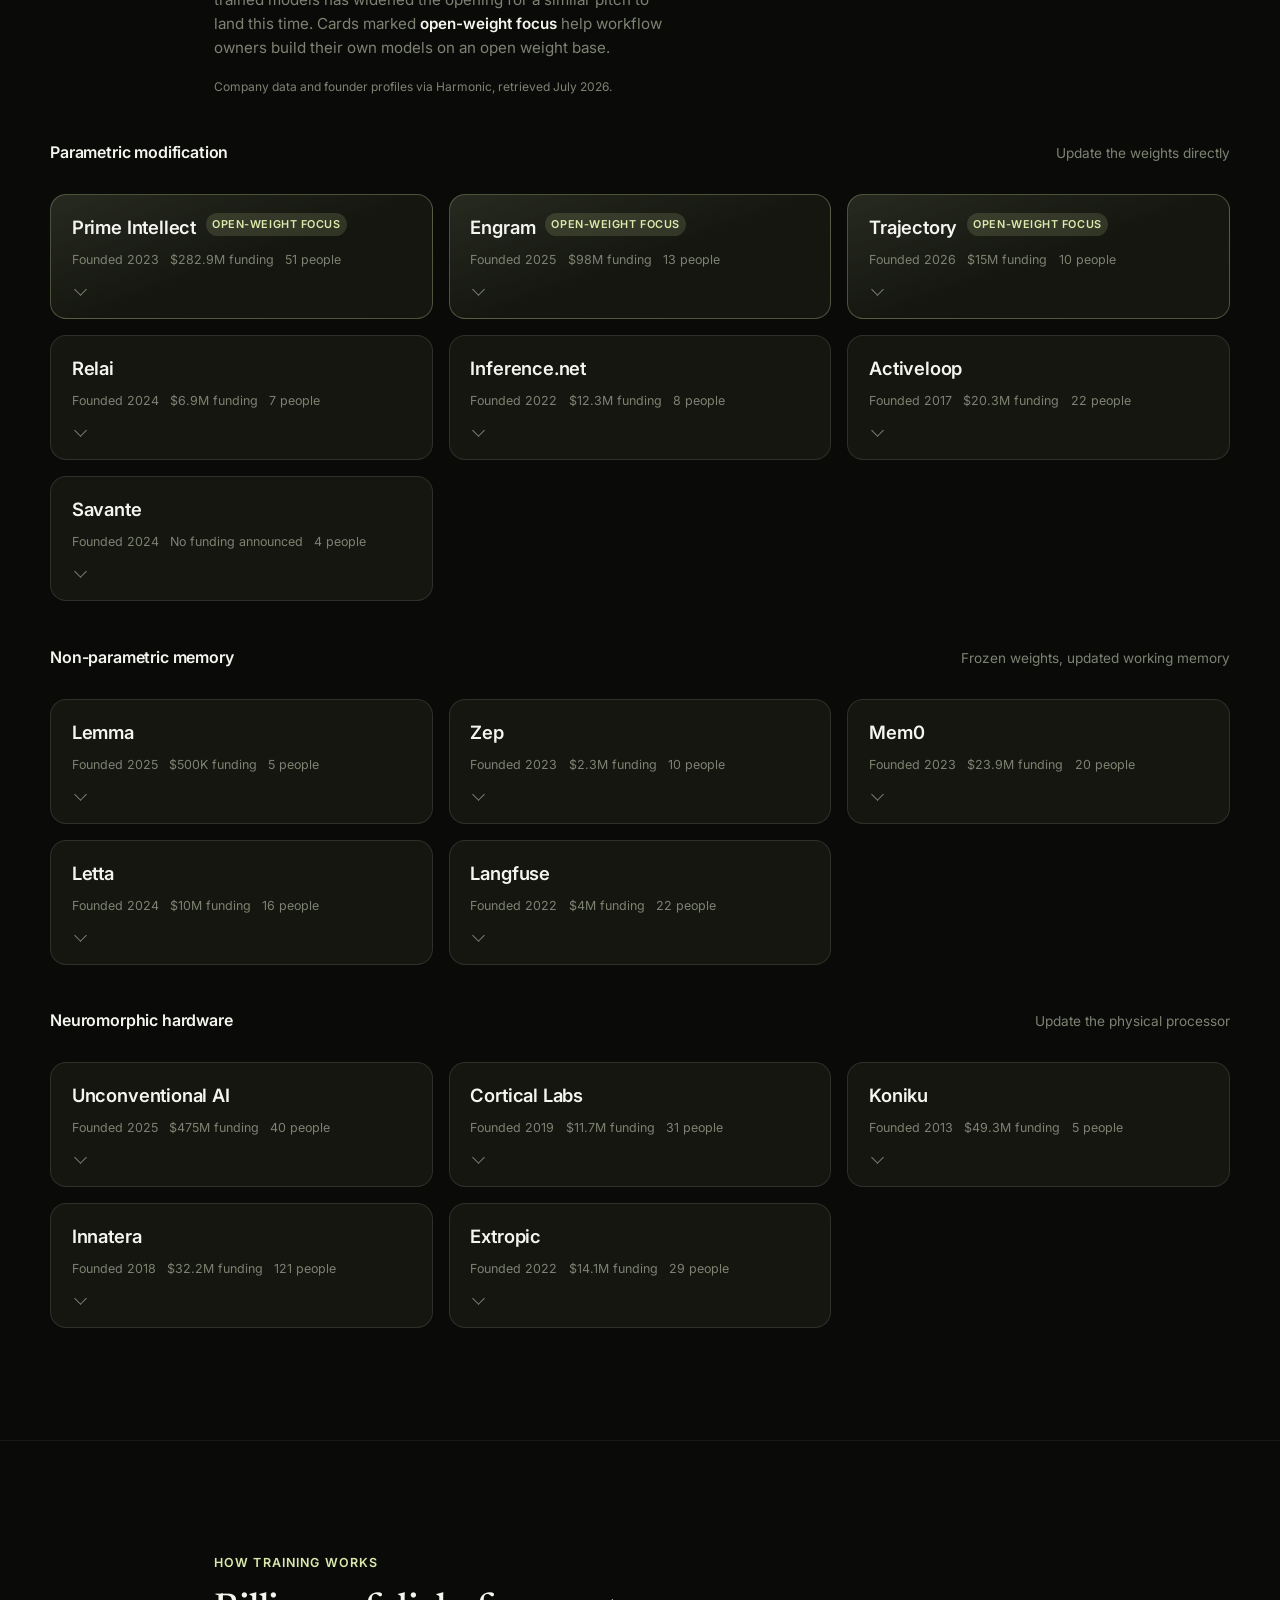
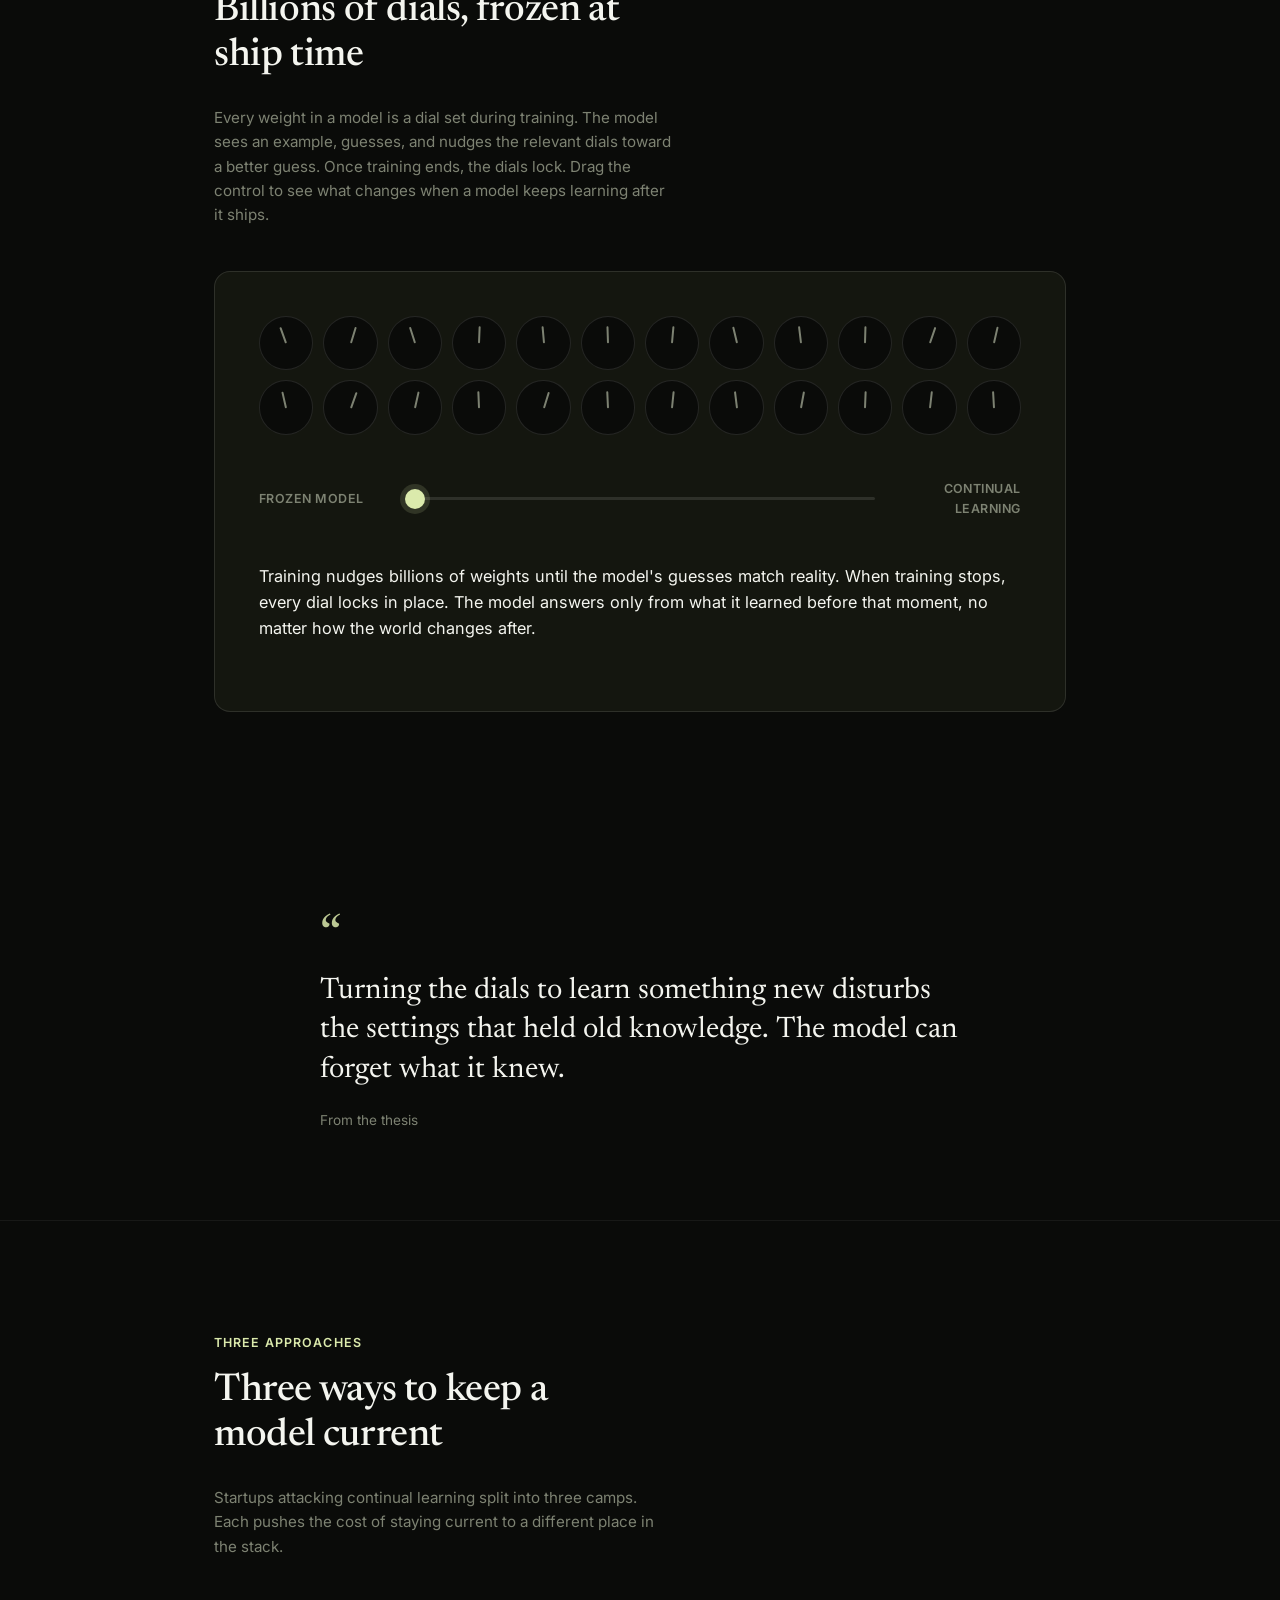
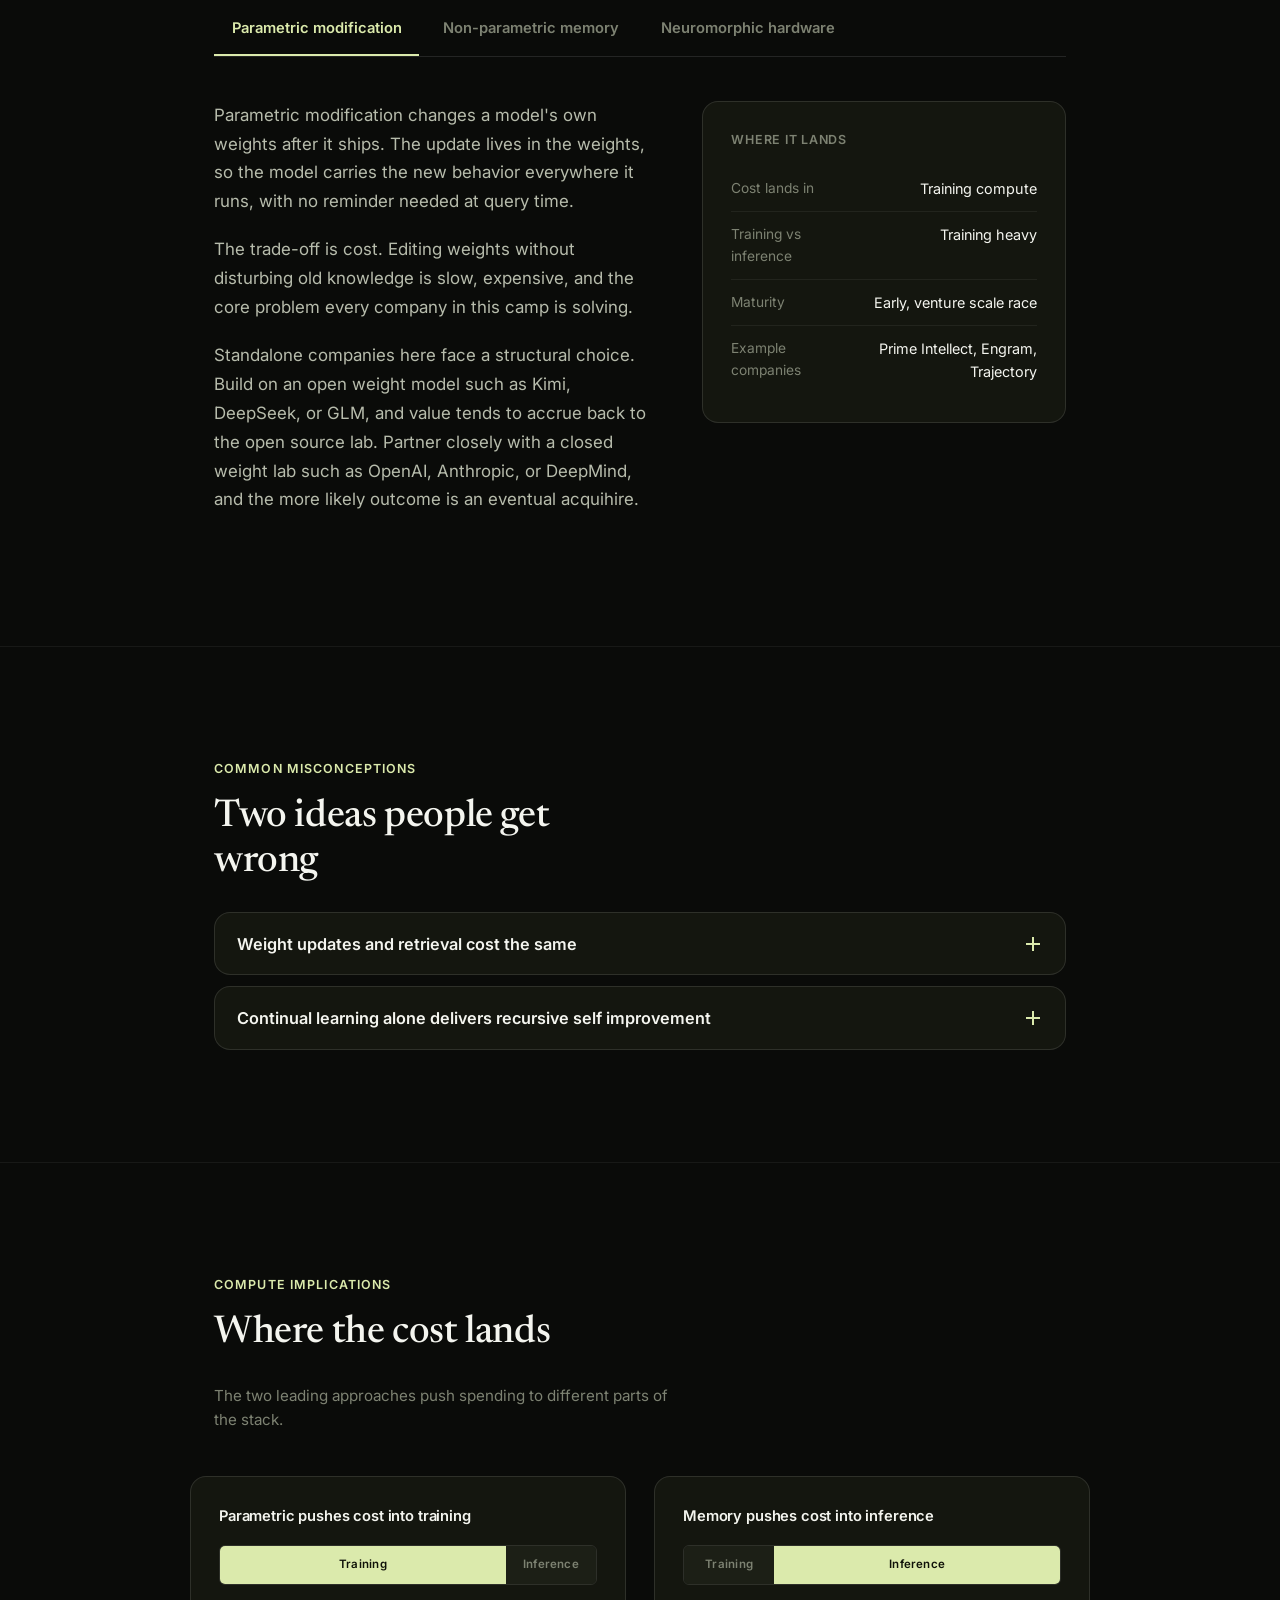
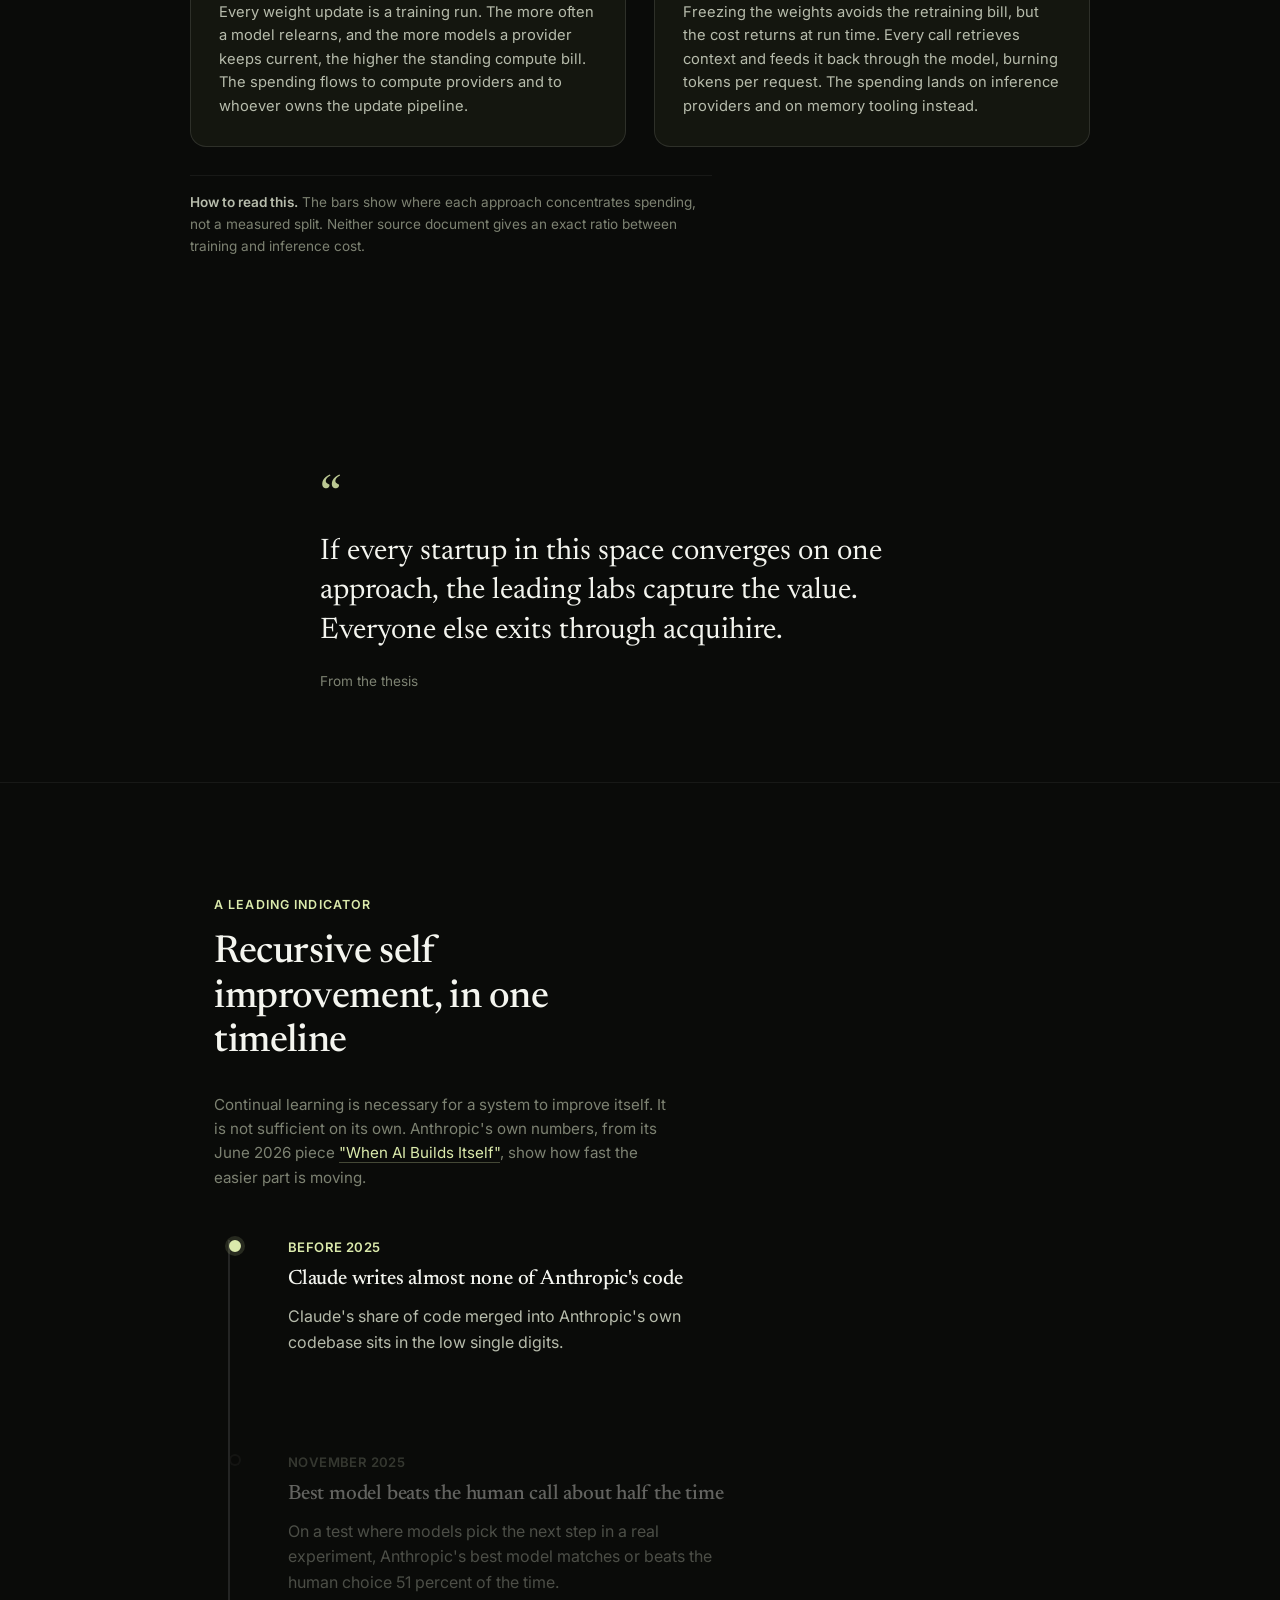
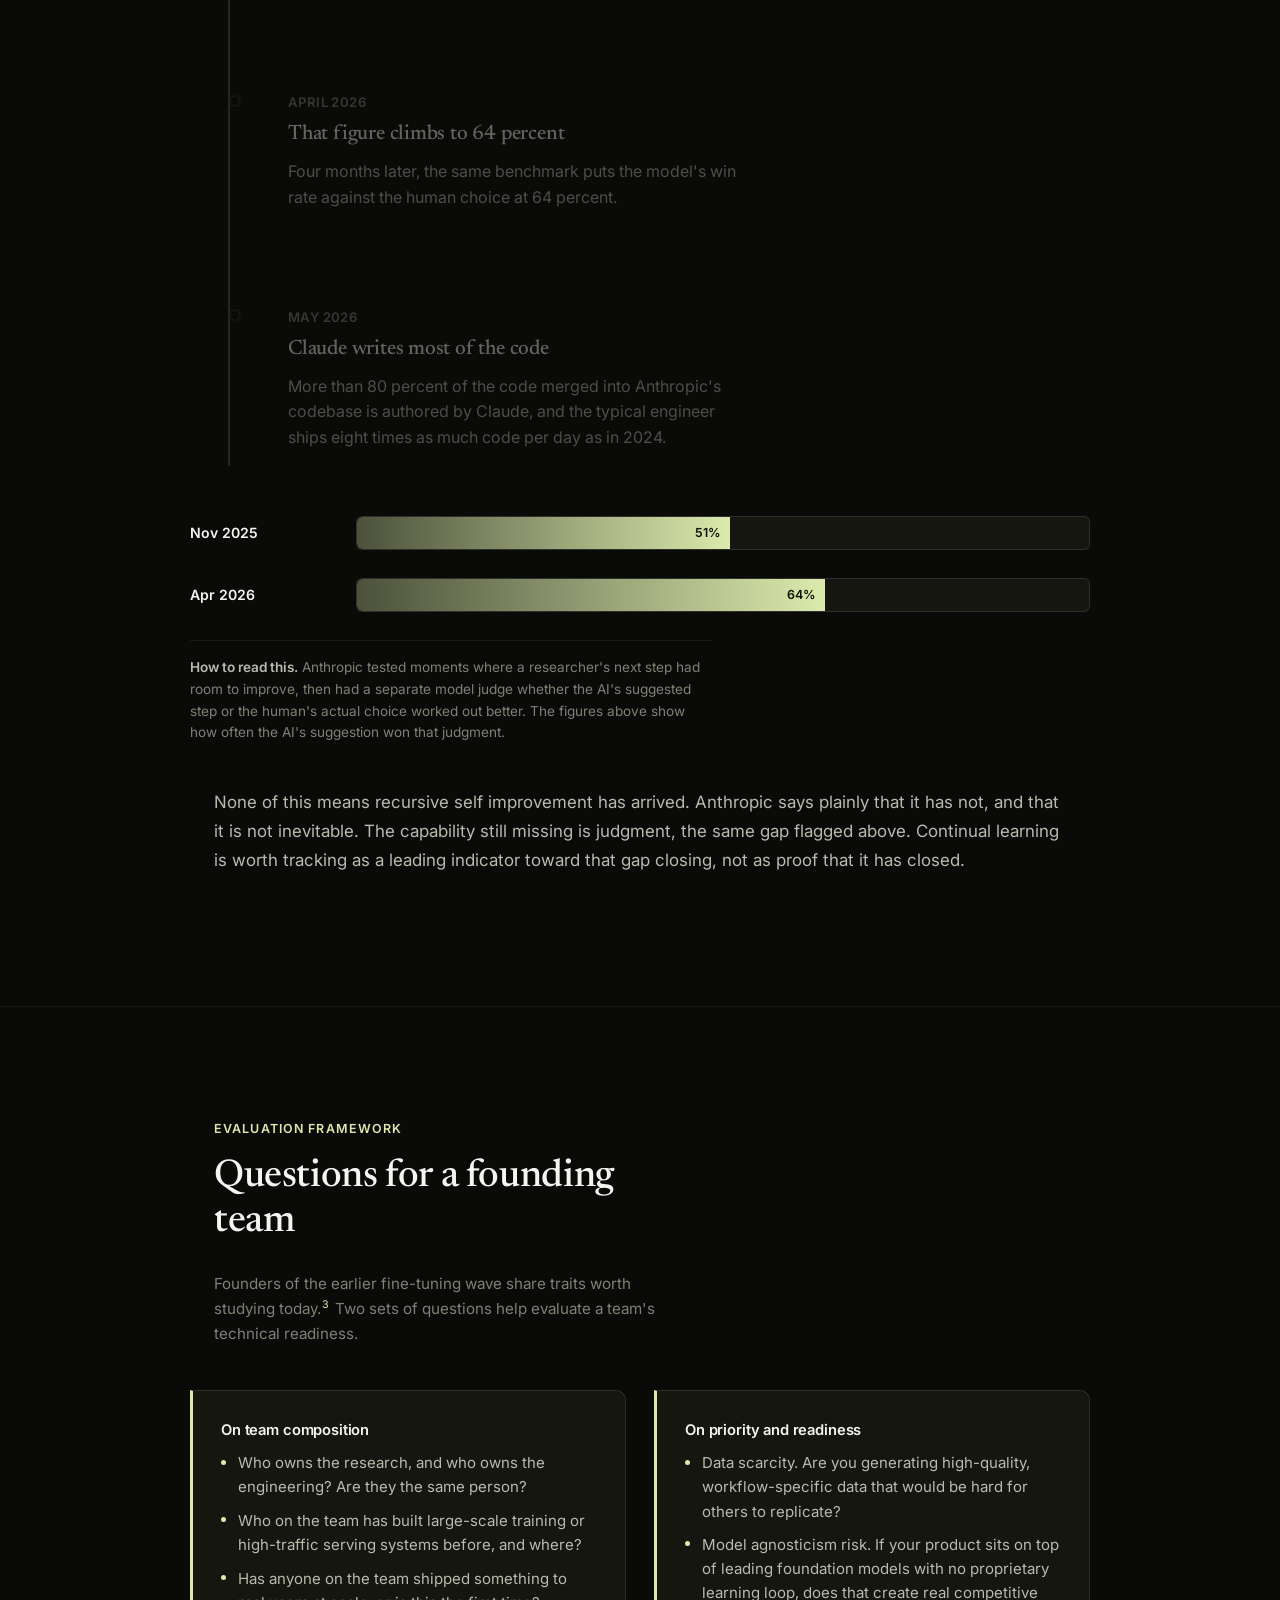
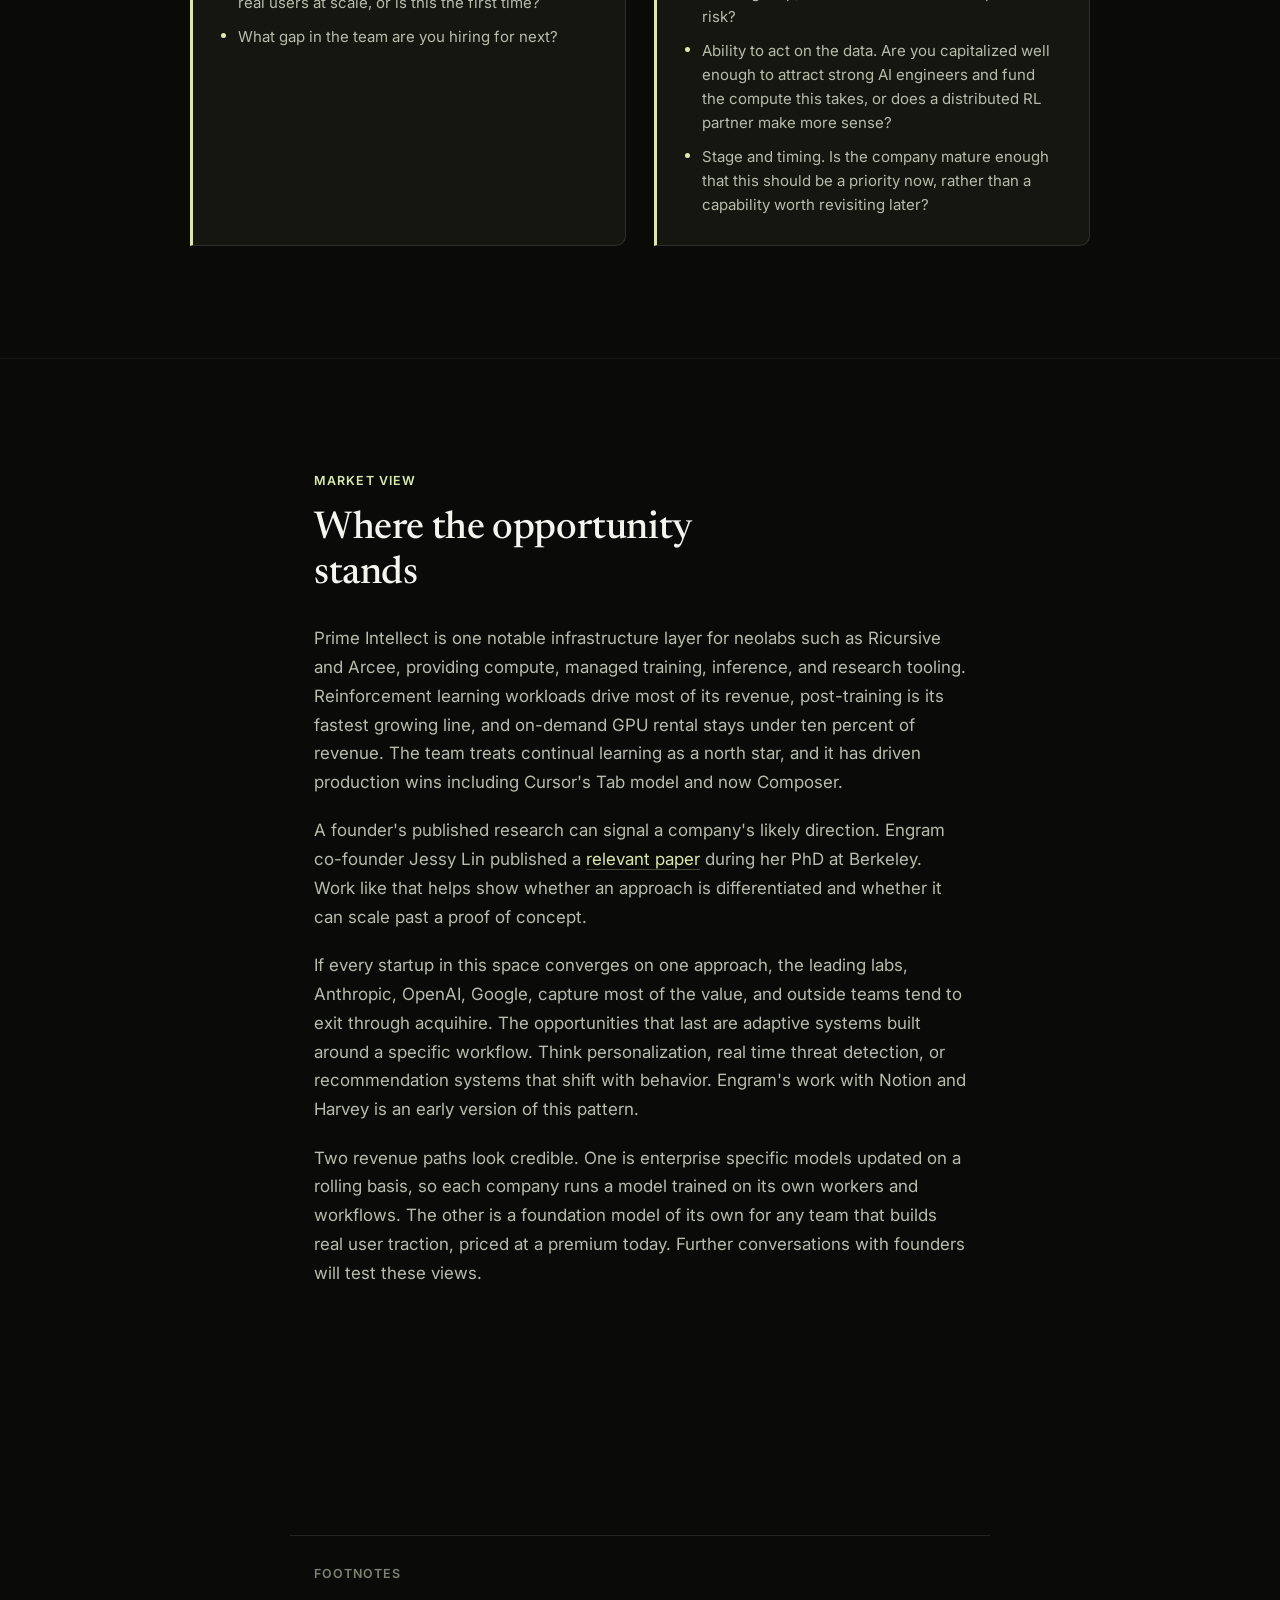
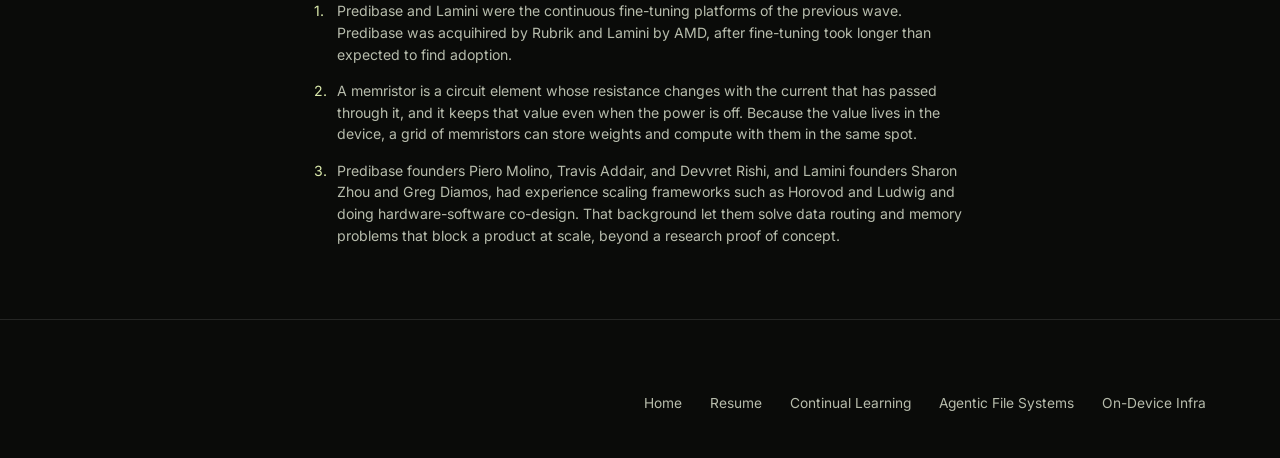
<file: continual-learning.html>
<!DOCTYPE html>
<html lang="en">
<head>
<meta charset="UTF-8" />
<meta name="viewport" content="width=device-width, initial-scale=1.0" />
<title>Continual Learning — AI Thesis</title>
<meta name="description" content="Continual learning ranks among the hardest unsolved problems in AI and gates the path to recursive self improvement. An analysis of parametric modification, memory layers, and neuromorphic hardware." />
<link rel="preconnect" href="https://fonts.googleapis.com">
<link rel="preconnect" href="https://fonts.gstatic.com" crossorigin>
<link href="https://fonts.googleapis.com/css2?family=Newsreader:wght@500&family=Inter:wght@400;600&display=swap" rel="stylesheet">
<link rel="stylesheet" href="css/style.css">
</head>
<body>

<div class="scroll-progress" aria-hidden="true"></div>

<nav class="site-nav">
  <div class="site-nav__inner">
    <a href="/" class="site-nav__brand">AI <span>Theses</span></a>
    <button class="site-nav__toggle" aria-label="Toggle menu" aria-expanded="false">
      <span></span><span></span><span></span>
    </button>
    <div class="site-nav__links">
      <a href="/">Home</a>
      <a href="/resume">Resume</a>
      <a href="/continual-learning" class="is-active">Continual Learning</a>
      <a href="/agentic-file-systems">Agentic File Systems</a>
      <a href="/on-device-infra">On-Device Infra</a>
    </div>
  </div>
</nav>

<main>

  <!-- Hero -->
  <section class="hero">
    <div class="container container--wide">
      <span class="eyebrow reveal">AI Thesis · 01</span>
      <h1 class="word-reveal">Continual Learning</h1>
      <p class="lede hero__lede reveal">Continual learning ranks among the hardest unsolved problems in AI research. It is a primary bottleneck on the path to recursive self improvement.</p>
      <div class="hero__meta reveal">
        <span>Jason Rubenstein</span>
      </div>
      <div class="scroll-cue" aria-hidden="true">
        <div class="scroll-cue__line"></div>
        <span>Scroll</span>
      </div>
    </div>
  </section>

  <!-- Overview -->
  <section class="section--tight">
    <div class="container reveal">
      <p class="body-text">Continual learning is the ability of a model to adapt to new, changing data while it keeps what it already knows. Real world data shifts on its own schedule. A customer service tool has to learn new company policy. A recommendation system has to track a user's changing taste. Without continual learning, a model loses accuracy as its environment moves past it.</p>
      <p class="body-text">Leading startups in this space raised more than $150 million in the last three months. The biggest beneficiaries will be companies that own unique inference data and workflows. Cursor is one proof point, turning its own inference data into training signal for <a href="https://cursor.com/blog/real-time-rl-for-composer" class="link-accent" target="_blank" rel="noopener">real time reinforcement learning</a>.</p>
      <p class="body-text">Building this infrastructure takes thousands of GPUs, interconnect systems, enough memory to hold weights and computation, and a team of <a href="https://www.nytimes.com/2025/07/31/technology/ai-researchers-nba-stars.html" class="link-accent" target="_blank" rel="noopener">highly paid researchers</a>. Most workflow owners hold the data but not that infrastructure, which opens room for standalone continual learning startups to fill the gap. Prime Intellect, Engram, and Trajectory illustrate three ways to help workflow owners build their own models on an open weight base.</p>
    </div>
  </section>

  <!-- Dial explainer -->
  <section class="section section-border">
    <div class="container container--wide reveal">
      <span class="eyebrow">How training works</span>
      <h2 class="section-title">Billions of dials, frozen at ship time</h2>
      <p class="section-kicker">Every weight in a model is a dial set during training. The model sees an example, guesses, and nudges the relevant dials toward a better guess. Once training ends, the dials lock. Drag the control to see what changes when a model keeps learning after it ships.</p>
    </div>

    <div class="dial-explainer container container--wide reveal">
      <div class="dial-panel">
        <div class="dial-grid" aria-hidden="true">
          <span class="dial"></span><span class="dial"></span><span class="dial"></span><span class="dial"></span>
          <span class="dial"></span><span class="dial"></span><span class="dial"></span><span class="dial"></span>
          <span class="dial"></span><span class="dial"></span><span class="dial"></span><span class="dial"></span>
          <span class="dial"></span><span class="dial"></span><span class="dial"></span><span class="dial"></span>
          <span class="dial"></span><span class="dial"></span><span class="dial"></span><span class="dial"></span>
          <span class="dial"></span><span class="dial"></span><span class="dial"></span><span class="dial"></span>
        </div>
        <div class="dial-slider-row">
          <span class="dial-slider-label">Frozen model</span>
          <input type="range" min="0" max="100" value="0" aria-label="Slide to compare a frozen model with continual learning">
          <span class="dial-slider-label end">Continual learning</span>
        </div>
        <div class="dial-copy">
          <p class="state-frozen">Training nudges billions of weights until the model's guesses match reality. When training stops, every dial locks in place. The model answers only from what it learned before that moment, no matter how the world changes after.</p>
          <p class="state-live">Continual learning keeps nudging the dials after ship day. New data updates the same weights, so the model absorbs fresh facts and feedback without a full retrain. New nudges can also disturb the settings that held old knowledge, so the model forgets what it knew.</p>
        </div>
      </div>
    </div>
  </section>

  <!-- Pull quote 1 -->
  <section class="section--tight">
    <div class="container pull-quote reveal">
      <p class="word-reveal">Turning the dials to learn something new disturbs the settings that held old knowledge. The model can forget what it knew.</p>
      <cite>From the thesis</cite>
    </div>
  </section>

  <!-- Three approaches -->
  <section class="section section-border">
    <div class="container container--wide reveal">
      <span class="eyebrow">Three approaches</span>
      <h2 class="section-title">Three ways to keep a model current</h2>
      <p class="section-kicker">Startups attacking continual learning split into three camps. Each pushes the cost of staying current to a different place in the stack.</p>
    </div>

    <div class="tabs container container--wide reveal">
      <div class="tabs__list" role="tablist">
        <button class="tabs__btn is-active" data-tab="parametric" role="tab" aria-selected="true">Parametric modification</button>
        <button class="tabs__btn" data-tab="memory" role="tab" aria-selected="false">Non-parametric memory</button>
        <button class="tabs__btn" data-tab="hardware" role="tab" aria-selected="false">Neuromorphic hardware</button>
      </div>

      <div class="tabs__panel is-active" data-tab-panel="parametric">
        <div class="tabs__panel-grid">
          <div>
            <p class="body-text">Parametric modification changes a model's own weights after it ships. The update lives in the weights, so the model carries the new behavior everywhere it runs, with no reminder needed at query time.</p>
            <p class="body-text">The trade-off is cost. Editing weights without disturbing old knowledge is slow, expensive, and the core problem every company in this camp is solving.</p>
            <p class="body-text">Standalone companies here face a structural choice. Build on an open weight model such as Kimi, DeepSeek, or GLM, and value tends to accrue back to the open source lab. Partner closely with a closed weight lab such as OpenAI, Anthropic, or DeepMind, and the more likely outcome is an eventual acquihire.</p>
          </div>
          <dl class="tradeoff-card">
            <h4>Where it lands</h4>
            <div class="tradeoff-row"><dt>Cost lands in</dt><dd>Training compute</dd></div>
            <div class="tradeoff-row"><dt>Training vs inference</dt><dd>Training heavy</dd></div>
            <div class="tradeoff-row"><dt>Maturity</dt><dd>Early, venture scale race</dd></div>
            <div class="tradeoff-row"><dt>Example companies</dt><dd>Prime Intellect, Engram, Trajectory</dd></div>
          </dl>
        </div>
      </div>

      <div class="tabs__panel" data-tab-panel="memory">
        <div class="tabs__panel-grid">
          <div>
            <p class="body-text">These startups treat memory as retrieval, not as a weight update. The model's weights stay frozen. A separate store of working memory updates instead, and the model pulls from it at query time.</p>
            <p class="body-text">Memory complements continual learning rather than replacing it. Differentiation in this space has proven hard to sustain. Most players get mixed feedback from users, and many have shifted their pitch toward caching and cost savings instead of a better product experience.</p>
            <p class="body-text">Foundation model providers see user memory as a lever for switching costs. That makes this category harder for a standalone startup to defend.</p>
          </div>
          <dl class="tradeoff-card">
            <h4>Where it lands</h4>
            <div class="tradeoff-row"><dt>Cost lands in</dt><dd>Inference, per query</dd></div>
            <div class="tradeoff-row"><dt>Training vs inference</dt><dd>Inference heavy</dd></div>
            <div class="tradeoff-row"><dt>Maturity</dt><dd>Crowded, weak differentiation</dd></div>
            <div class="tradeoff-row"><dt>Example companies</dt><dd>Mem0, Letta, Zep</dd></div>
          </dl>
        </div>
      </div>

      <div class="tabs__panel" data-tab-panel="hardware">
        <div class="tabs__panel-grid">
          <div>
            <p class="body-text">This camp updates the physical processor. Instead of shuttling data between separate compute and memory, these chips store a weight and compute with it in the same physical spot, closer to how a brain works.<sup class="fn-ref" data-fn="fn2">2</sup></p>
            <p class="body-text">The rationale starts with biology. A human brain learns for life, holds decades of memory, and runs on about twenty watts. A frontier model burns far more energy and still forgets easily. Proponents argue the chip itself, not only the algorithm, is part of the problem.</p>
            <p class="body-text">Unconventional AI looks the most relevant name in this group. Founder Naveen Rao co-founded MosaicML, later acquired by Databricks. His claim is that an analog chip can behave like the math a model needs to run, rather than simulate that math step by step through transistors.</p>
          </div>
          <dl class="tradeoff-card">
            <h4>Where it lands</h4>
            <div class="tradeoff-row"><dt>Cost lands in</dt><dd>Chip fabrication, R&amp;D</dd></div>
            <div class="tradeoff-row"><dt>Training vs inference</dt><dd>Neither yet, cost sits in design</dd></div>
            <div class="tradeoff-row"><dt>Maturity</dt><dd>Early, research and prototype</dd></div>
            <div class="tradeoff-row"><dt>Example companies</dt><dd>Unconventional AI, Extropic</dd></div>
          </dl>
        </div>
      </div>
    </div>
  </section>

  <!-- Common misconceptions -->
  <section class="section section-border">
    <div class="container container--wide reveal">
      <span class="eyebrow">Common misconceptions</span>
      <h2 class="section-title">Two ideas people get wrong</h2>
    </div>

    <div class="accordion container container--wide reveal">
      <div class="accordion__item">
        <button class="accordion__trigger" aria-expanded="false">
          Weight updates and retrieval cost the same
          <span class="plus"></span>
        </button>
        <div class="accordion__panel">
          <div class="accordion__panel-inner">
            <p>They sit at opposite ends of cost and speed. A weight update is a training run, and its cost scales with how often and how many models get updated. Retrieval is fast and adds little beyond the tokens it pulls in.</p>
            <p>Even where a weight update makes sense, most systems still want a retrieval layer too. Facts pulled from an external store can be cited, audited, and edited cheaply. Facts baked into weights cannot.</p>
          </div>
        </div>
      </div>

      <div class="accordion__item">
        <button class="accordion__trigger" aria-expanded="false">
          Continual learning alone delivers recursive self improvement
          <span class="plus"></span>
        </button>
        <div class="accordion__panel">
          <div class="accordion__panel-inner">
            <p>A model that cannot take in new information will never improve itself, so continual learning is a precondition. It is not the hard part.</p>
            <p>The harder capability is judgment. That means choosing what to learn, what to discard, and where to push next. A model can update its weights all day and still choose bad problems. Continual learning clears one barrier to recursive self improvement. It does not deliver it in full.</p>
          </div>
        </div>
      </div>
    </div>
  </section>

  <!-- Compute implications -->
  <section class="section section-border">
    <div class="container container--wide reveal">
      <span class="eyebrow">Compute implications</span>
      <h2 class="section-title">Where the cost lands</h2>
      <p class="section-kicker">The two leading approaches push spending to different parts of the stack.</p>
    </div>

    <div class="viz-block reveal">
      <div class="cost-flow">
        <div class="cost-flow__card">
          <h4>Parametric pushes cost into training</h4>
          <div class="cost-flow__bar">
            <div class="cost-flow__seg cost-flow__seg--train" data-value="76">Training</div>
            <div class="cost-flow__seg cost-flow__seg--infer" data-value="24">Inference</div>
          </div>
          <p class="mt-2" style="font-size: 0.92rem; margin-bottom: 0;">Every weight update is a training run. The more often a model relearns, and the more models a provider keeps current, the higher the standing compute bill. The spending flows to compute providers and to whoever owns the update pipeline.</p>
        </div>
        <div class="cost-flow__card cost-flow__card--memory">
          <h4>Memory pushes cost into inference</h4>
          <div class="cost-flow__bar">
            <div class="cost-flow__seg cost-flow__seg--train" data-value="24">Training</div>
            <div class="cost-flow__seg cost-flow__seg--infer" data-value="76">Inference</div>
          </div>
          <p class="mt-2" style="font-size: 0.92rem; margin-bottom: 0;">Freezing the weights avoids the retraining bill, but the cost returns at run time. Every call retrieves context and feeds it back through the model, burning tokens per request. The spending lands on inference providers and on memory tooling instead.</p>
        </div>
      </div>
      <p class="viz-caption"><strong>How to read this.</strong> The bars show where each approach concentrates spending, not a measured split. Neither source document gives an exact ratio between training and inference cost.</p>
    </div>
  </section>

  <!-- Pull quote 2 -->
  <section class="section--tight">
    <div class="container pull-quote reveal">
      <p class="word-reveal">If every startup in this space converges on one approach, the leading labs capture the value. Everyone else exits through acquihire.</p>
      <cite>From the thesis</cite>
    </div>
  </section>

  <!-- RSI timeline -->
  <section class="section section-border">
    <div class="container container--wide reveal">
      <span class="eyebrow">A leading indicator</span>
      <h2 class="section-title">Recursive self improvement, in one timeline</h2>
      <p class="section-kicker">Continual learning is necessary for a system to improve itself. It is not sufficient on its own. Anthropic's own numbers, from its June 2026 piece <a href="https://www.anthropic.com/institute/recursive-self-improvement" class="link-accent" target="_blank" rel="noopener">"When AI Builds Itself"</a>, show how fast the easier part is moving.</p>
    </div>

    <div class="timeline container container--wide reveal">
      <div class="timeline__spine">
        <div class="timeline__spine-track"></div>
        <div class="timeline__spine-fill"></div>
      </div>
      <div class="timeline__stages">
        <div class="timeline__stage">
          <span class="timeline__dot"></span>
          <span class="timeline__stage-label">Before 2025</span>
          <h3>Claude writes almost none of Anthropic's code</h3>
          <p>Claude's share of code merged into Anthropic's own codebase sits in the low single digits.</p>
        </div>
        <div class="timeline__stage">
          <span class="timeline__dot"></span>
          <span class="timeline__stage-label">November 2025</span>
          <h3>Best model beats the human call about half the time</h3>
          <p>On a test where models pick the next step in a real experiment, Anthropic's best model matches or beats the human choice 51 percent of the time.</p>
        </div>
        <div class="timeline__stage">
          <span class="timeline__dot"></span>
          <span class="timeline__stage-label">April 2026</span>
          <h3>That figure climbs to 64 percent</h3>
          <p>Four months later, the same benchmark puts the model's win rate against the human choice at 64 percent.</p>
        </div>
        <div class="timeline__stage">
          <span class="timeline__dot"></span>
          <span class="timeline__stage-label">May 2026</span>
          <h3>Claude writes most of the code</h3>
          <p>More than 80 percent of the code merged into Anthropic's codebase is authored by Claude, and the typical engineer ships eight times as much code per day as in 2024.</p>
        </div>
      </div>
    </div>

    <div class="viz-block reveal mt-4">
      <div class="bar-compare">
        <div class="bar-row">
          <span class="bar-row__label">Nov 2025</span>
          <div class="bar-row__track">
            <div class="bar-row__fill" data-value="51" style="width: 0%;"><span>51%</span></div>
          </div>
        </div>
        <div class="bar-row">
          <span class="bar-row__label">Apr 2026</span>
          <div class="bar-row__track">
            <div class="bar-row__fill" data-value="64" style="width: 0%;"><span>64%</span></div>
          </div>
        </div>
      </div>
      <p class="viz-caption"><strong>How to read this.</strong> Anthropic tested moments where a researcher's next step had room to improve, then had a separate model judge whether the AI's suggested step or the human's actual choice worked out better. The figures above show how often the AI's suggestion won that judgment.</p>
    </div>

    <div class="container container--wide reveal mt-4">
      <p class="body-text">None of this means recursive self improvement has arrived. Anthropic says plainly that it has not, and that it is not inevitable. The capability still missing is judgment, the same gap flagged above. Continual learning is worth tracking as a leading indicator toward that gap closing, not as proof that it has closed.</p>
    </div>
  </section>

  <!-- Company guide -->
  <section class="section section-border" id="players" data-promote-after-intro>
    <div class="container container--wide reveal">
      <span class="eyebrow">Players in the space</span>
      <h2 class="section-title">Who is building this</h2>
      <p class="section-kicker">Grouped by approach. This is not the first generation of continuous training platforms. Predibase and Lamini pursued continuous fine-tuning years earlier, and each was acquihired once adoption stalled.<sup class="fn-ref" data-fn="fn1">1</sup> The trend toward open source, post-trained models has widened the opening for a similar pitch to land this time. Cards marked <strong>open-weight focus</strong> help workflow owners build their own models on an open weight base.</p>
      <p class="data-source">Company data and founder profiles via Harmonic, retrieved July 2026.</p>
    </div>

    <!-- Parametric group -->
    <div class="company-group reveal">
      <div class="group-heading">
        <h3>Parametric modification</h3>
        <p>Update the weights directly</p>
      </div>
      <div class="card-grid">

        <div class="company-card is-featured">
          <button class="company-card__head" aria-expanded="false">
            <div class="company-card__top">
              <h3 class="card-title">Prime Intellect</h3>
              <span class="company-card__tag">Open-weight focus</span>
            </div>
            <div class="company-card__meta"><span>San Francisco, CA</span><span>2023</span><span>$200M raised</span><span>116k traffic</span></div>
            <span class="company-card__chevron"></span>
          </button>
          <div class="company-card__body">
            <div class="company-card__body-inner">
              <p>Open stack and distributed framework, prime-rl, that evolves model weights using asynchronous reinforcement learning. The platform connects agent evals to improvement loops and runs post-training at massive scale.</p>
              <p class="company-card__example">A coding agent fails a class of unit tests. Many machines run improvement loops at once, score the attempts, and push weight updates back to the shared model.</p>
              <p class="company-card__founders">Founders: Vincent Weisser, Johannes Hagemann</p>
            </div>
          </div>
        </div>

        <div class="company-card is-featured">
          <button class="company-card__head" aria-expanded="false">
            <div class="company-card__top">
              <h3 class="card-title">Engram</h3>
              <span class="company-card__tag">Open-weight focus</span>
            </div>
            <div class="company-card__meta"><span>San Francisco, CA</span><span>2025</span><span>$98M raised</span></div>
            <span class="company-card__chevron"></span>
          </button>
          <div class="company-card__body">
            <div class="company-card__body-inner">
              <p>Builds a learned memory layer that folds an organization's corpus directly into model weights, so the model answers from internalized memory. Claims up to 100x fewer tokens at frontier-comparable quality.</p>
              <p class="company-card__example">A Notion or Harvey agent that would otherwise re-read the same workspace on every call carries that knowledge in-weight, matching frontier output while spending a fraction of the tokens.</p>
              <p class="company-card__founders">Founders: Dan Biderman, Sabri Eyuboglu, Jessy Lin, Jack Morris, Scott Linderman, Chris Ré</p>
            </div>
          </div>
        </div>

        <div class="company-card is-featured">
          <button class="company-card__head" aria-expanded="false">
            <div class="company-card__top">
              <h3 class="card-title">Trajectory</h3>
              <span class="company-card__tag">Open-weight focus</span>
            </div>
            <div class="company-card__meta"><span>San Francisco, CA</span><span>2025</span><span>$15M raised</span><span>19k traffic</span></div>
            <span class="company-card__chevron"></span>
          </button>
          <div class="company-card__body">
            <div class="company-card__body-inner">
              <p>Continuous learning platform that turns usage logs into reinforcement learning feedback, updating model weights from failure and success data.</p>
              <p class="company-card__example">A support bot keeps misrouting refund tickets. Those logged failures become reward signal, and the weights update so it routes them correctly on the next batch.</p>
              <p class="company-card__founders">Founders: Ronak Malde, Michael Elabde, Arjun Karanam</p>
            </div>
          </div>
        </div>

        <div class="company-card">
          <button class="company-card__head" aria-expanded="false">
            <div class="company-card__top"><h3 class="card-title">Relai</h3></div>
            <div class="company-card__meta"><span>Bethesda, MD</span><span>2024</span><span>$6.9M raised</span><span>8.4k traffic</span></div>
            <span class="company-card__chevron"></span>
          </button>
          <div class="company-card__body">
            <div class="company-card__body-inner">
              <p>Verifiable continuous learning platform that intercepts agentic workflow failures and user feedback loops.</p>
              <p class="company-card__example">An agent keeps booking the wrong meeting room. Relai catches the failure and the user correction, verifies the fix, then folds it into the model.</p>
              <p class="company-card__founders">Founder: Soheil Feizi</p>
            </div>
          </div>
        </div>

        <div class="company-card">
          <button class="company-card__head" aria-expanded="false">
            <div class="company-card__top"><h3 class="card-title">Inference.net</h3></div>
            <div class="company-card__meta"><span>San Francisco, CA</span><span>2022</span><span>$12.3M raised</span><span>68k traffic</span></div>
            <span class="company-card__chevron"></span>
          </button>
          <div class="company-card__body">
            <div class="company-card__body-inner">
              <p>Runs a full lifecycle platform, Catalyst, that captures production traffic and eval failures, turns them into training data, then fine-tunes and hosts task-specific custom models.</p>
              <p class="company-card__example">A team runs a cheap custom model to tag support emails. As new ticket types show up, fresh production data retrains the model to keep pace.</p>
              <p class="company-card__founders">Founders: Francesco Virga, Ibrahim Ahmed, Amarjot Singh</p>
            </div>
          </div>
        </div>

        <div class="company-card">
          <button class="company-card__head" aria-expanded="false">
            <div class="company-card__top"><h3 class="card-title">Activeloop</h3></div>
            <div class="company-card__meta"><span>Mountain View, CA</span><span>2018</span><span>$20M raised</span></div>
            <span class="company-card__chevron"></span>
          </button>
          <div class="company-card__body">
            <div class="company-card__body-inner">
              <p>Develops deep-tech database infrastructure built to feed continuous streaming loops directly into model weights.</p>
              <p class="company-card__example">A vision model misses a new product on the shelf. New labeled images stream from the database into the next training pass.</p>
              <p class="company-card__founders">Founder: Davit Buniatyan</p>
            </div>
          </div>
        </div>

        <div class="company-card">
          <button class="company-card__head" aria-expanded="false">
            <div class="company-card__top"><h3 class="card-title">Savante</h3></div>
            <div class="company-card__meta"><span>Founded 2023</span></div>
            <span class="company-card__chevron"></span>
          </button>
          <div class="company-card__body">
            <div class="company-card__body-inner">
              <p>Trains custom specialist models for a customer's domain by RL post-training an open model against that customer's data, evaluations, and expert judgment.</p>
              <p class="company-card__example">A 7B open model RL post-trained for JEE math went from 54.7% to 90.2% accuracy, beating o4-mini and Gemini 2.5 Flash.</p>
              <p class="company-card__founders">Founders: Sachin Dharashivkar, Rohith Pesala</p>
            </div>
          </div>
        </div>

      </div>
    </div>

    <!-- Memory group -->
    <div class="company-group reveal">
      <div class="group-heading">
        <h3>Non-parametric memory</h3>
        <p>Frozen weights, updated working memory</p>
      </div>
      <div class="card-grid">

        <div class="company-card">
          <button class="company-card__head" aria-expanded="false">
            <div class="company-card__top"><h3 class="card-title">Lemma</h3></div>
            <div class="company-card__meta"><span>San Francisco, CA</span><span>2025</span><span>$500k (YC)</span></div>
            <span class="company-card__chevron"></span>
          </button>
          <div class="company-card__body">
            <div class="company-card__body-inner">
              <p>Acts as a continuous learning engine by programmatically generating prompt fixes that repair behavioral drift instantly, with no weight change.</p>
              <p class="company-card__example">After a model change, an agent starts greeting users too casually. Lemma spots the drift and writes a prompt patch that corrects it.</p>
              <p class="company-card__founders">Founders: Jerry Zhang, Cole Gawin</p>
            </div>
          </div>
        </div>

        <div class="company-card">
          <button class="company-card__head" aria-expanded="false">
            <div class="company-card__top"><h3 class="card-title">Zep</h3></div>
            <div class="company-card__meta"><span>San Francisco, CA</span><span>2023</span><span>$2.3M raised</span></div>
            <span class="company-card__chevron"></span>
          </button>
          <div class="company-card__body">
            <div class="company-card__body-inner">
              <p>Extracts, enriches, and structures dialogue histories continuously into an accessible graph layer that persists across sessions.</p>
              <p class="company-card__example">A user mentions a peanut allergy in chat. Zep pulls that fact into a graph so the assistant recalls it in later sessions.</p>
              <p class="company-card__founders">Founder: Daniel Chalef</p>
            </div>
          </div>
        </div>

        <div class="company-card">
          <button class="company-card__head" aria-expanded="false">
            <div class="company-card__top"><h3 class="card-title">Mem0</h3></div>
            <div class="company-card__meta"><span>San Francisco, CA</span><span>2023</span><span>$23.9M raised</span></div>
            <span class="company-card__chevron"></span>
          </button>
          <div class="company-card__body">
            <div class="company-card__body-inner">
              <p>Creates an intelligent, self-improving long-term memory layer for AI applications that adapts based on user interactions.</p>
              <p class="company-card__example">A user says they prefer aisle seats. Mem0 stores the preference and surfaces it the next time they book a flight.</p>
              <p class="company-card__founders">Founders: Deshraj Yadav, Taranjeet Singh</p>
            </div>
          </div>
        </div>

        <div class="company-card">
          <button class="company-card__head" aria-expanded="false">
            <div class="company-card__top"><h3 class="card-title">Letta</h3></div>
            <div class="company-card__meta"><span>San Francisco, CA</span><span>2024</span><span>$10M raised</span></div>
            <span class="company-card__chevron"></span>
          </button>
          <div class="company-card__body">
            <div class="company-card__body-inner">
              <p>Enables agents to manage, compress, and read-write to their own persistent storage subsystems.</p>
              <p class="company-card__example">An agent runs low on context mid task. Letta lets it write notes to its own store and read them back later, like a working notebook.</p>
              <p class="company-card__founders">Founders: Charles Packer, Sarah Wooders</p>
            </div>
          </div>
        </div>

        <div class="company-card">
          <button class="company-card__head" aria-expanded="false">
            <div class="company-card__top"><h3 class="card-title">Langfuse</h3></div>
            <div class="company-card__meta"><span>Berlin / San Francisco</span><span>2022</span><span>$4M, acquired</span></div>
            <span class="company-card__chevron"></span>
          </button>
          <div class="company-card__body">
            <div class="company-card__body-inner">
              <p>Open-source AI engineering and evaluation tracing loops that let development teams monitor agent drift.</p>
              <p class="company-card__example">A team notices answers getting worse. Langfuse traces each agent step so they can see where the drift began and fix the prompt or tool.</p>
              <p class="company-card__founders">Founders: Marc Klingen, Max Deichmann, Clemens Rawert</p>
            </div>
          </div>
        </div>

      </div>
    </div>

    <!-- Hardware group -->
    <div class="company-group reveal">
      <div class="group-heading">
        <h3>Neuromorphic hardware</h3>
        <p>Update the physical processor</p>
      </div>
      <div class="card-grid">

        <div class="company-card">
          <button class="company-card__head" aria-expanded="false">
            <div class="company-card__top"><h3 class="card-title">Unconventional AI</h3></div>
            <div class="company-card__meta"><span>San Francisco, CA</span><span>2025</span><span>$475M raised</span></div>
            <span class="company-card__chevron"></span>
          </button>
          <div class="company-card__body">
            <div class="company-card__body-inner">
              <p>Rethinking the foundations of the computer to optimize energy efficiency for AI, building silicon circuits with non-linear dynamics similar to biological intelligence.</p>
              <p class="company-card__founders">Founders: Naveen Rao, Michael Carbin, Sara Achour, MeeLan Lee</p>
            </div>
          </div>
        </div>

        <div class="company-card">
          <button class="company-card__head" aria-expanded="false">
            <div class="company-card__top"><h3 class="card-title">Cortical Labs</h3></div>
            <div class="company-card__meta"><span>Melbourne, AU</span><span>2019</span><span>$11.7M raised</span></div>
            <span class="company-card__chevron"></span>
          </button>
          <div class="company-card__body">
            <div class="company-card__body-inner">
              <p>Its biological arrays lean on natural cell plasticity to continuously learn and process workloads at near-zero power.</p>
              <p class="company-card__founders">Founder: Hon Weng Chong</p>
            </div>
          </div>
        </div>

        <div class="company-card">
          <button class="company-card__head" aria-expanded="false">
            <div class="company-card__top"><h3 class="card-title">Koniku</h3></div>
            <div class="company-card__meta"><span>San Francisco, CA</span><span>2023</span><span>$49.3M raised</span></div>
            <span class="company-card__chevron"></span>
          </button>
          <div class="company-card__body">
            <div class="company-card__body-inner">
              <p>Computing processors that integrate synthetic biological cells onto physical chips rather than using traditional transistor circuits.</p>
              <p class="company-card__founders">Founder: Oshiorenoya Agabi</p>
            </div>
          </div>
        </div>

        <div class="company-card">
          <button class="company-card__head" aria-expanded="false">
            <div class="company-card__top"><h3 class="card-title">Innatera</h3></div>
            <div class="company-card__meta"><span>Netherlands</span><span>2018</span><span>$32.2M raised</span></div>
            <span class="company-card__chevron"></span>
          </button>
          <div class="company-card__body">
            <div class="company-card__body-inner">
              <p>Develops ultra-low-power neuromorphic processors built for sensor data and edge computing applications.</p>
              <p class="company-card__founders">Founder: Sumeet Kumar</p>
            </div>
          </div>
        </div>

        <div class="company-card">
          <button class="company-card__head" aria-expanded="false">
            <div class="company-card__top"><h3 class="card-title">Extropic</h3></div>
            <div class="company-card__meta"><span>Austin, TX</span><span>2022</span><span>$14.1M raised</span></div>
            <span class="company-card__chevron"></span>
          </button>
          <div class="company-card__body">
            <div class="company-card__body-inner">
              <p>Builds thermodynamic sampling units, pbits, that use thermal noise for probabilistic AI at a fraction of the energy.</p>
              <p class="company-card__founders">Founders: Guillaume Verdon, Trevor McCourt</p>
            </div>
          </div>
        </div>

      </div>
    </div>
  </section>

  <!-- Questions for founders -->
  <section class="section section-border">
    <div class="container container--wide reveal">
      <span class="eyebrow">Evaluation framework</span>
      <h2 class="section-title">Questions for a founding team</h2>
      <p class="section-kicker">Founders of the earlier fine-tuning wave share traits worth studying today.<sup class="fn-ref" data-fn="fn3">3</sup> Two sets of questions help evaluate a team's technical readiness.</p>
    </div>

    <div class="grid-2 reveal">
      <div class="callout">
        <h4>On team composition</h4>
        <ul>
          <li>Who owns the research, and who owns the engineering? Are they the same person?</li>
          <li>Who on the team has built large-scale training or high-traffic serving systems before, and where?</li>
          <li>Has anyone on the team shipped something to real users at scale, or is this the first time?</li>
          <li>What gap in the team are you hiring for next?</li>
        </ul>
      </div>
      <div class="callout">
        <h4>On priority and readiness</h4>
        <ul>
          <li>Data scarcity. Are you generating high-quality, workflow-specific data that would be hard for others to replicate?</li>
          <li>Model agnosticism risk. If your product sits on top of leading foundation models with no proprietary learning loop, does that create real competitive risk?</li>
          <li>Ability to act on the data. Are you capitalized well enough to attract strong AI engineers and fund the compute this takes, or does a distributed RL partner make more sense?</li>
          <li>Stage and timing. Is the company mature enough that this should be a priority now, rather than a capability worth revisiting later?</li>
        </ul>
      </div>
    </div>
  </section>

  <!-- Conclusion -->
  <section class="section section-border">
    <div class="container reveal">
      <span class="eyebrow">Market view</span>
      <h2 class="section-title">Where the opportunity stands</h2>
      <p class="body-text">Prime Intellect is one notable infrastructure layer for neolabs such as Ricursive and Arcee, providing compute, managed training, inference, and research tooling. Reinforcement learning workloads drive most of its revenue, post-training is its fastest growing line, and on-demand GPU rental stays under ten percent of revenue. The team treats continual learning as a north star, and it has driven production wins including Cursor's Tab model and now Composer.</p>
      <p class="body-text">A founder's published research can signal a company's likely direction. Engram co-founder Jessy Lin published a <a href="https://arxiv.org/pdf/2510.15103" class="link-accent" target="_blank" rel="noopener">relevant paper</a> during her PhD at Berkeley. Work like that helps show whether an approach is differentiated and whether it can scale past a proof of concept.</p>
      <p class="body-text">If every startup in this space converges on one approach, the leading labs, Anthropic, OpenAI, Google, capture most of the value, and outside teams tend to exit through acquihire. The opportunities that last are adaptive systems built around a specific workflow. Think personalization, real time threat detection, or recommendation systems that shift with behavior. Engram's work with Notion and Harvey is an early version of this pattern.</p>
      <p class="body-text">Two revenue paths look credible. One is enterprise specific models updated on a rolling basis, so each company runs a model trained on its own workers and workflows. The other is a foundation model of its own for any team that builds real user traction, priced at a premium today. Further conversations with founders will test these views.</p>
    </div>
  </section>

  <!-- Footnotes -->
  <section class="section--tight">
    <div class="container footnotes reveal">
      <h2>Footnotes</h2>
      <ol>
        <li id="fn1"><span>Predibase and Lamini were the continuous fine-tuning platforms of the previous wave. Predibase was acquihired by Rubrik and Lamini by AMD, after fine-tuning took longer than expected to find adoption.</span></li>
        <li id="fn2"><span>A memristor is a circuit element whose resistance changes with the current that has passed through it, and it keeps that value even when the power is off. Because the value lives in the device, a grid of memristors can store weights and compute with them in the same spot.</span></li>
        <li id="fn3"><span>Predibase founders Piero Molino, Travis Addair, and Devvret Rishi, and Lamini founders Sharon Zhou and Greg Diamos, had experience scaling frameworks such as Horovod and Ludwig and doing hardware-software co-design. That background let them solve data routing and memory problems that block a product at scale, beyond a research proof of concept.</span></li>
      </ol>
    </div>
  </section>

</main>

<footer class="site-footer">
  <div class="site-footer__inner">
    <nav class="site-footer__nav">
      <a href="/">Home</a>
      <a href="/resume">Resume</a>
      <a href="/continual-learning">Continual Learning</a>
      <a href="/agentic-file-systems">Agentic File Systems</a>
      <a href="/on-device-infra">On-Device Infra</a>
    </nav>
  </div>
</footer>

<script src="js/company-data.js"></script>
<script src="js/main.js"></script>
</body>
</html>
</file>
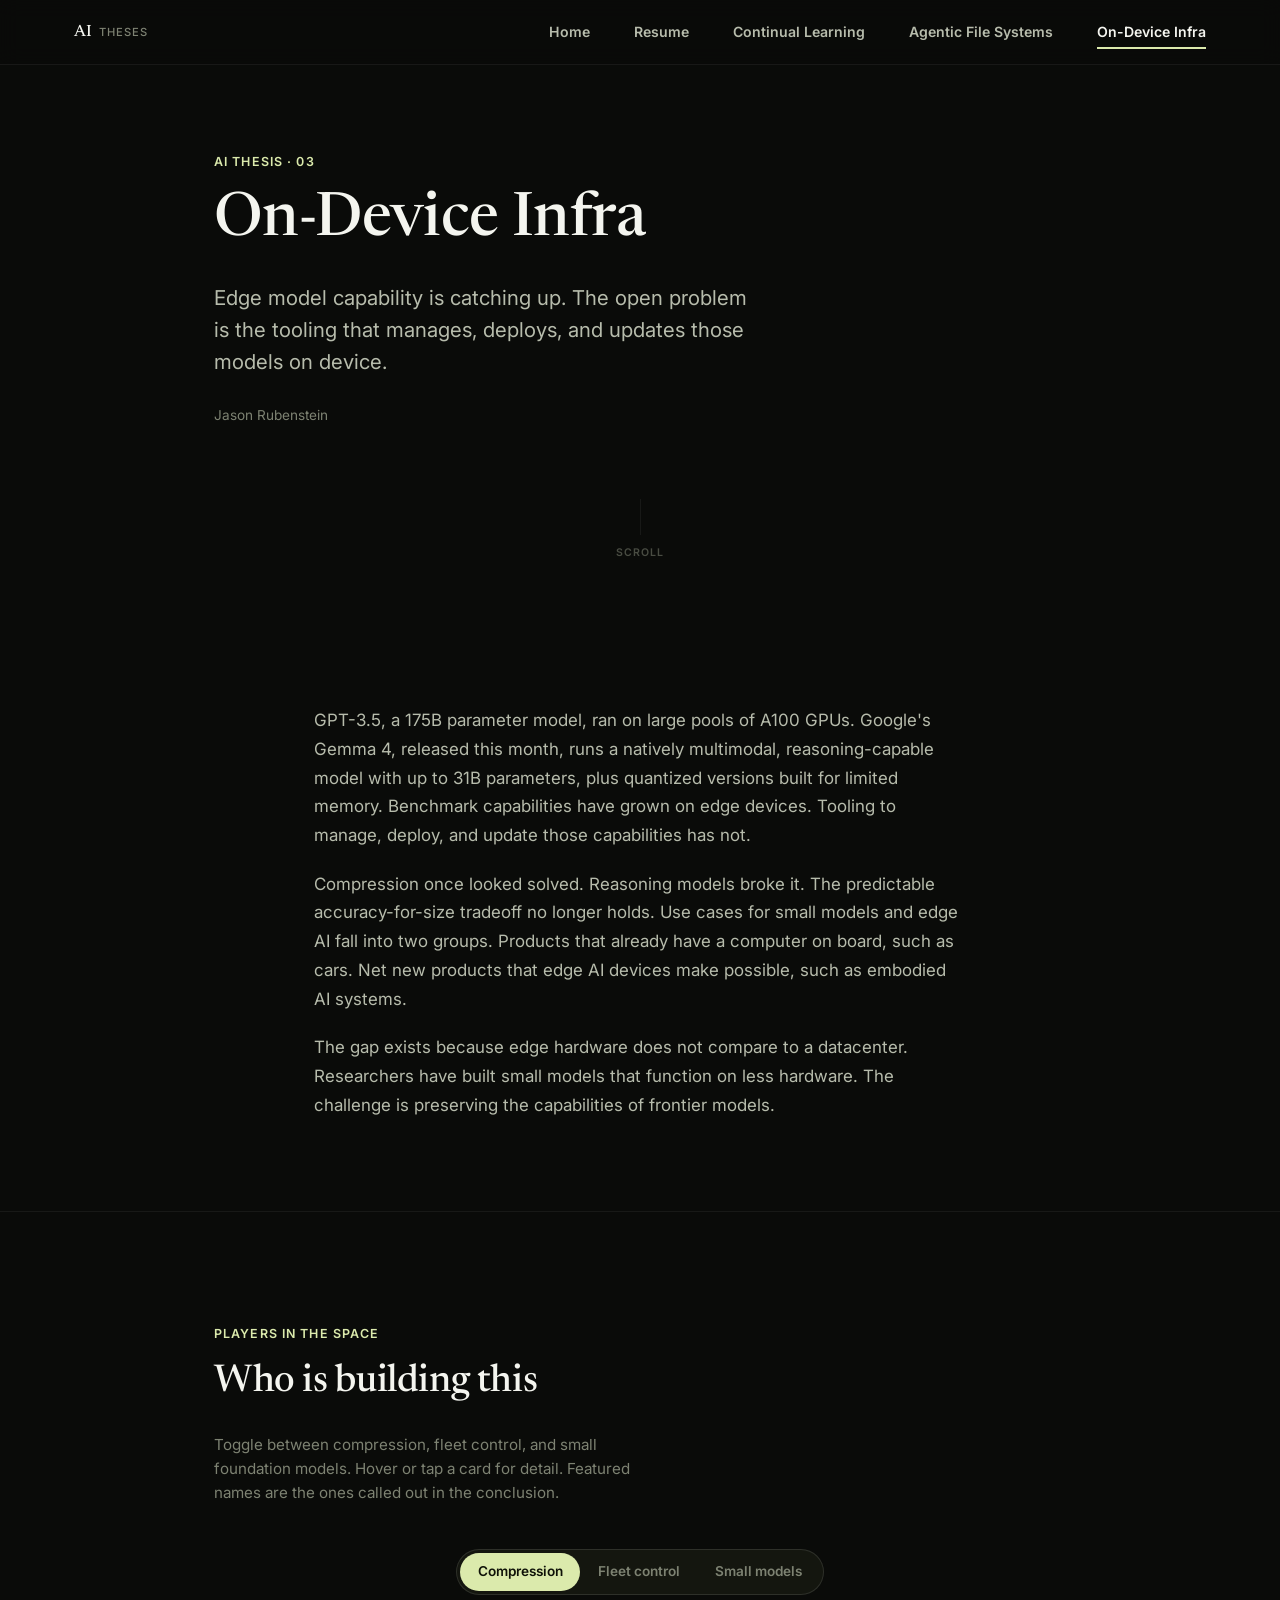
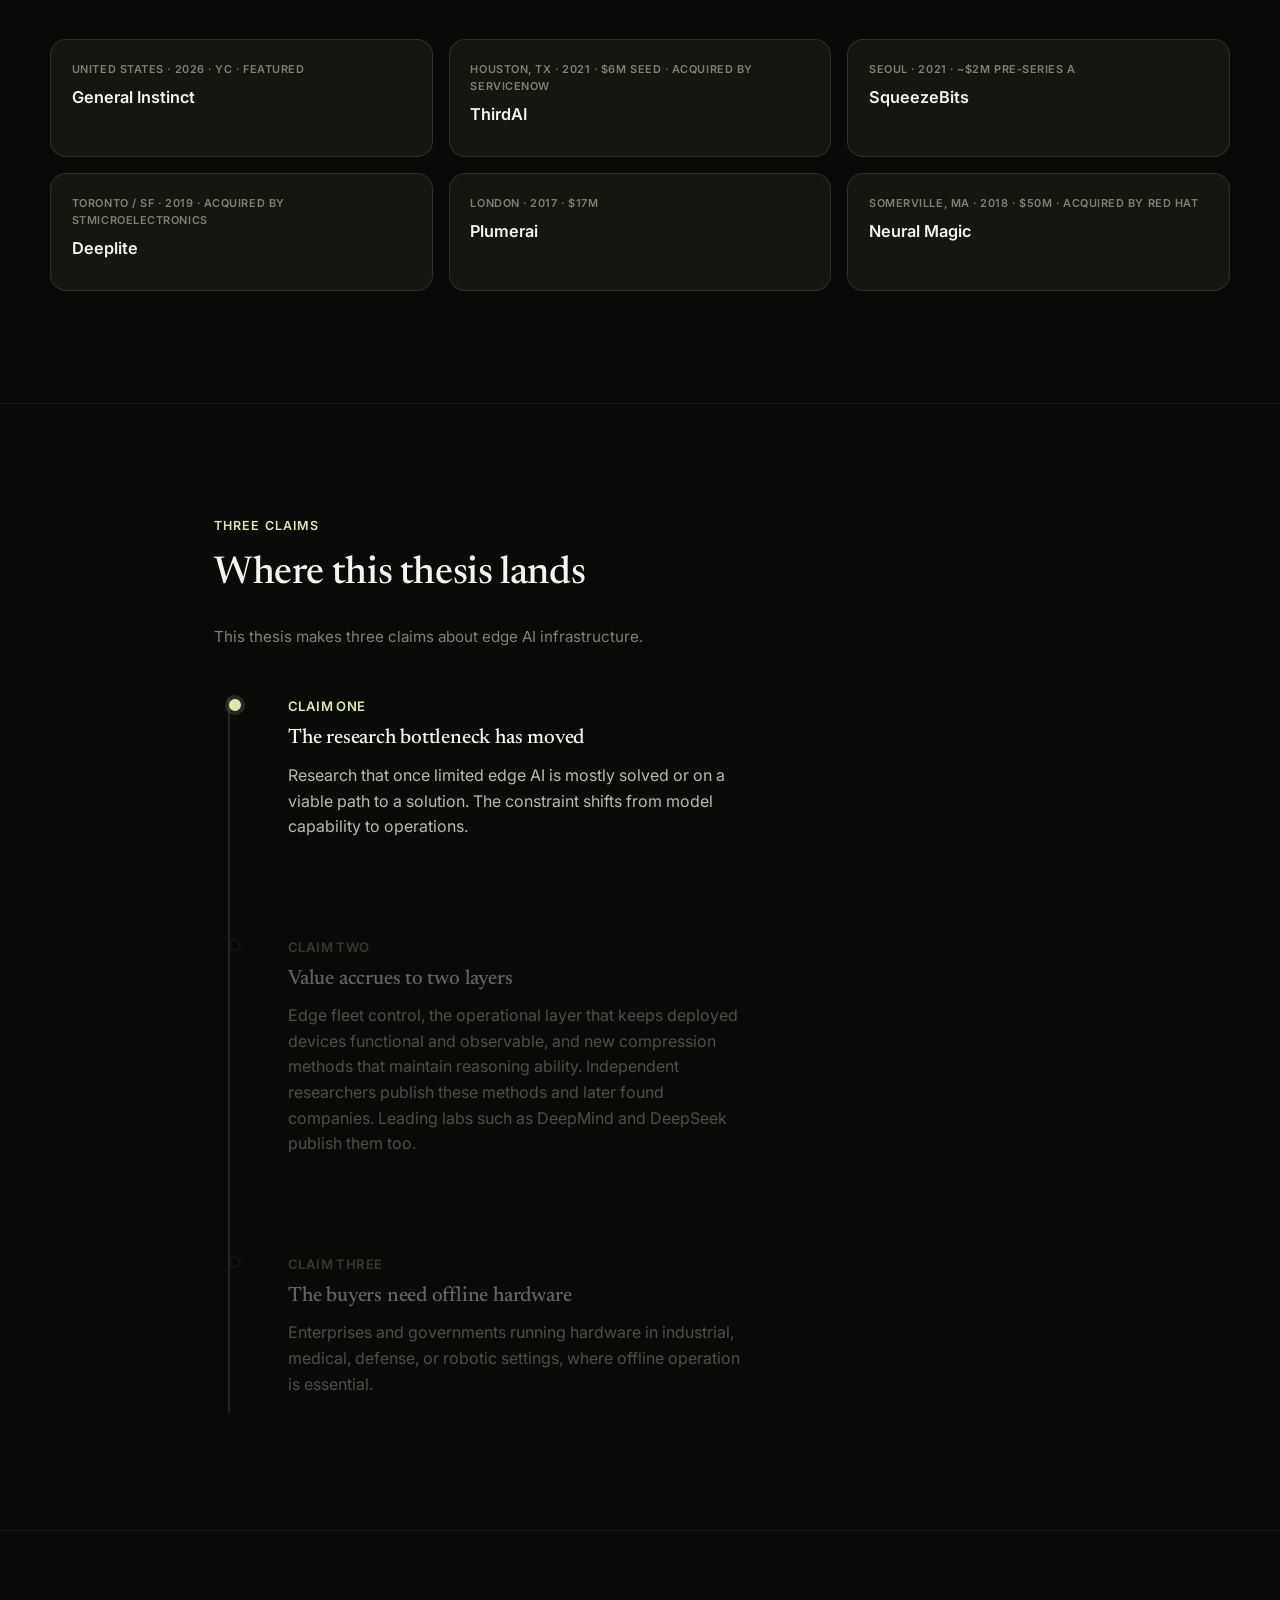
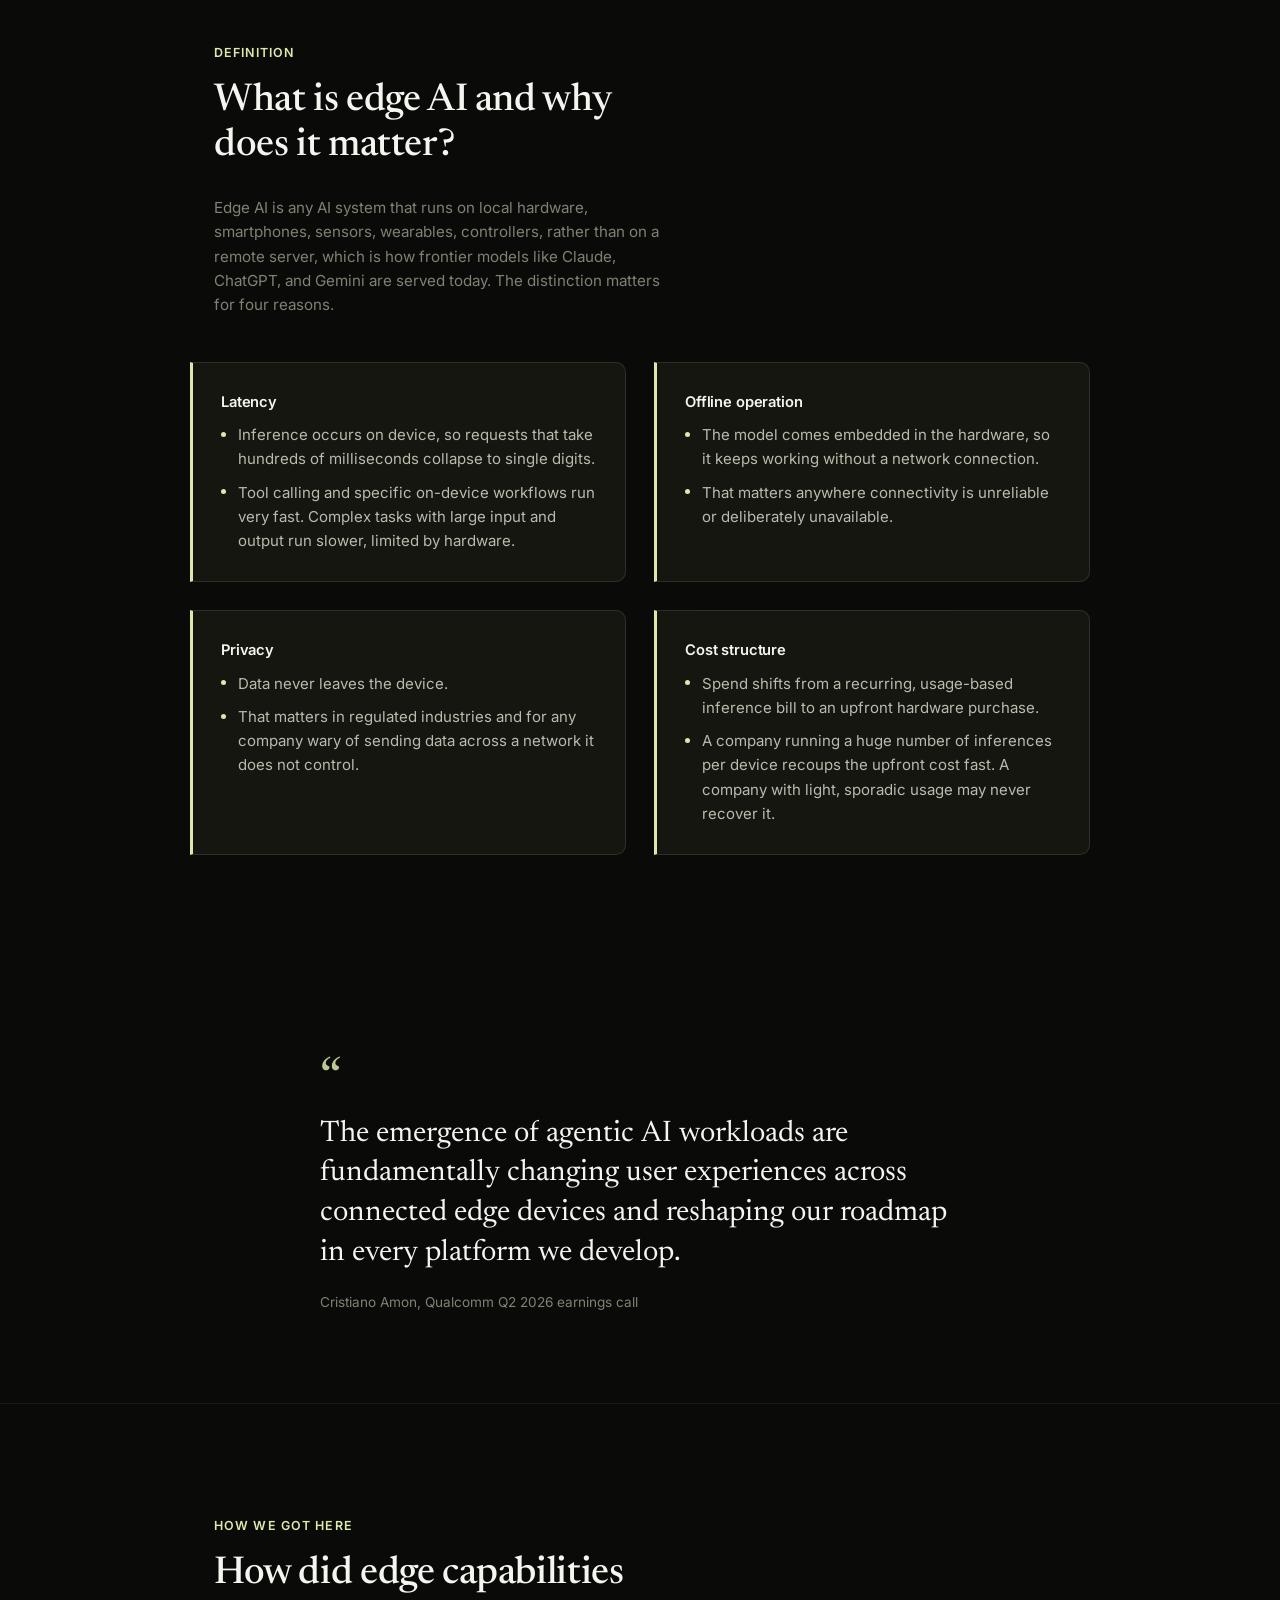
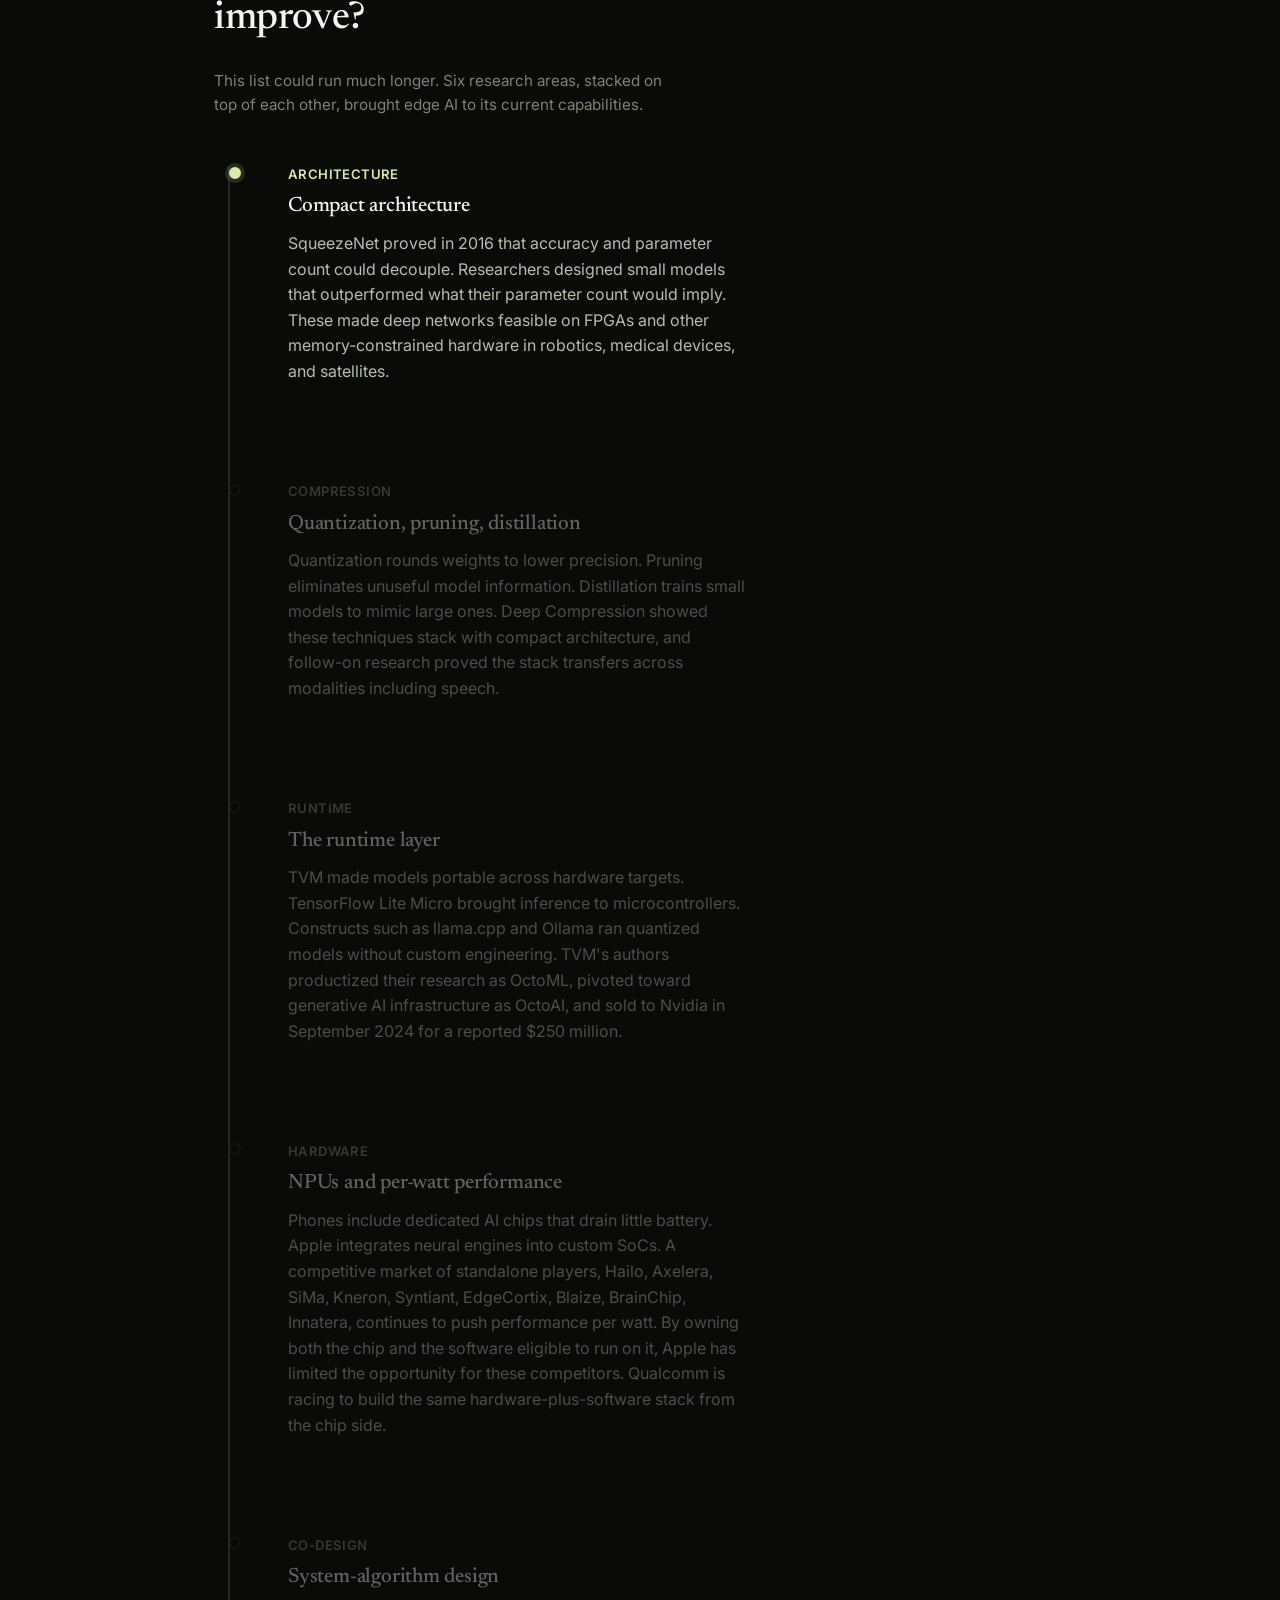
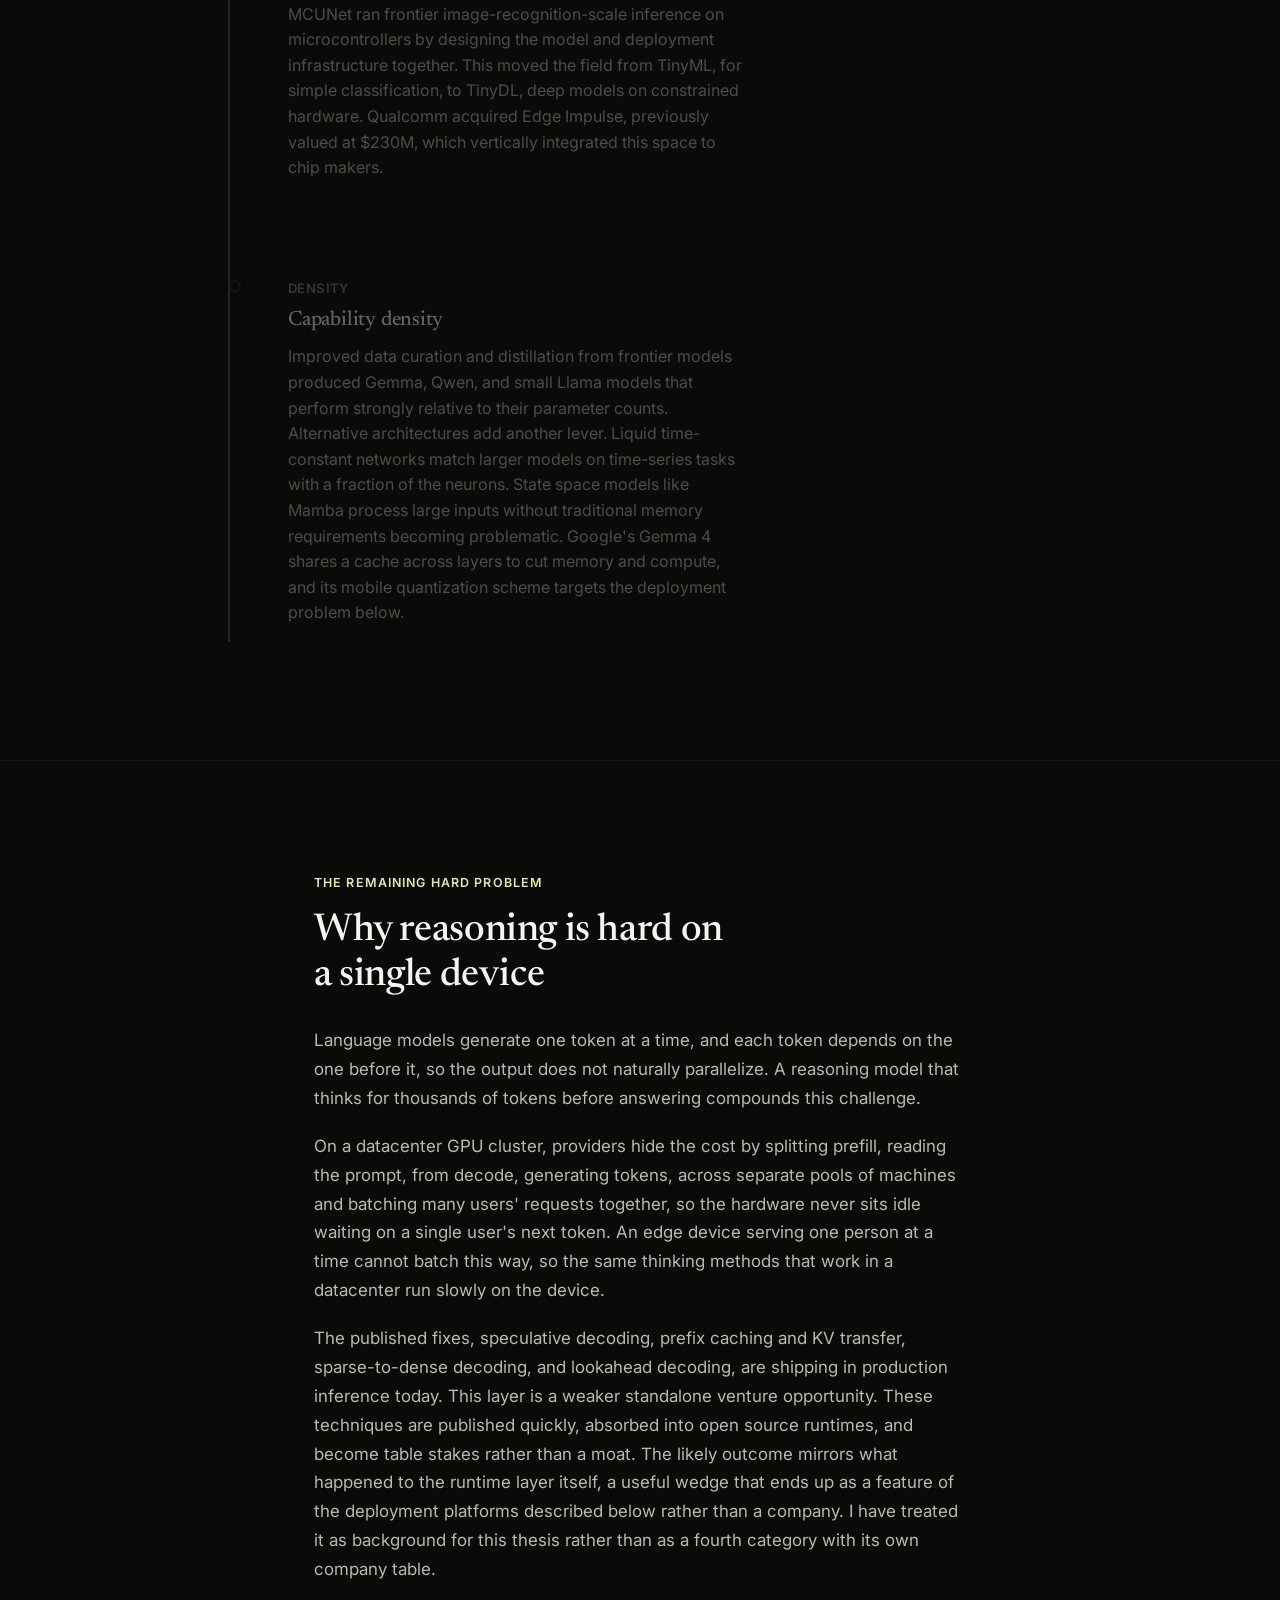
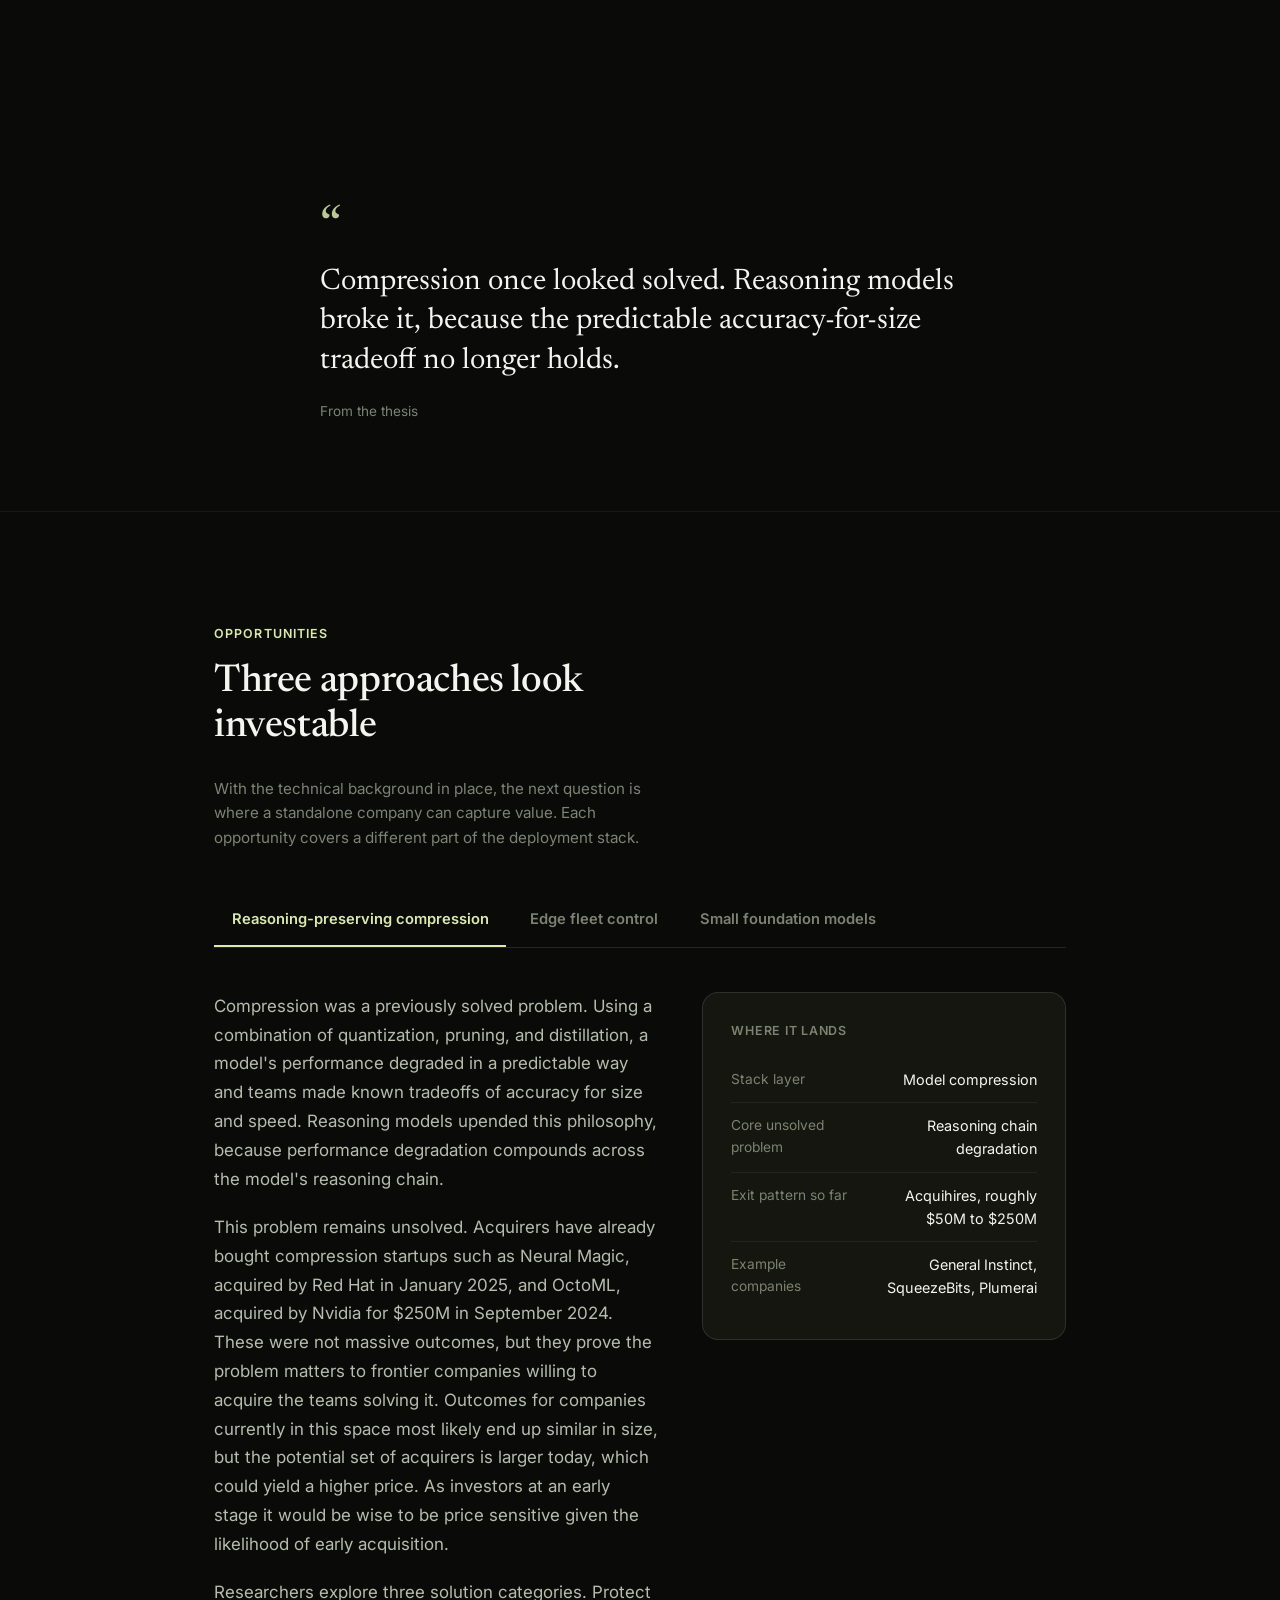
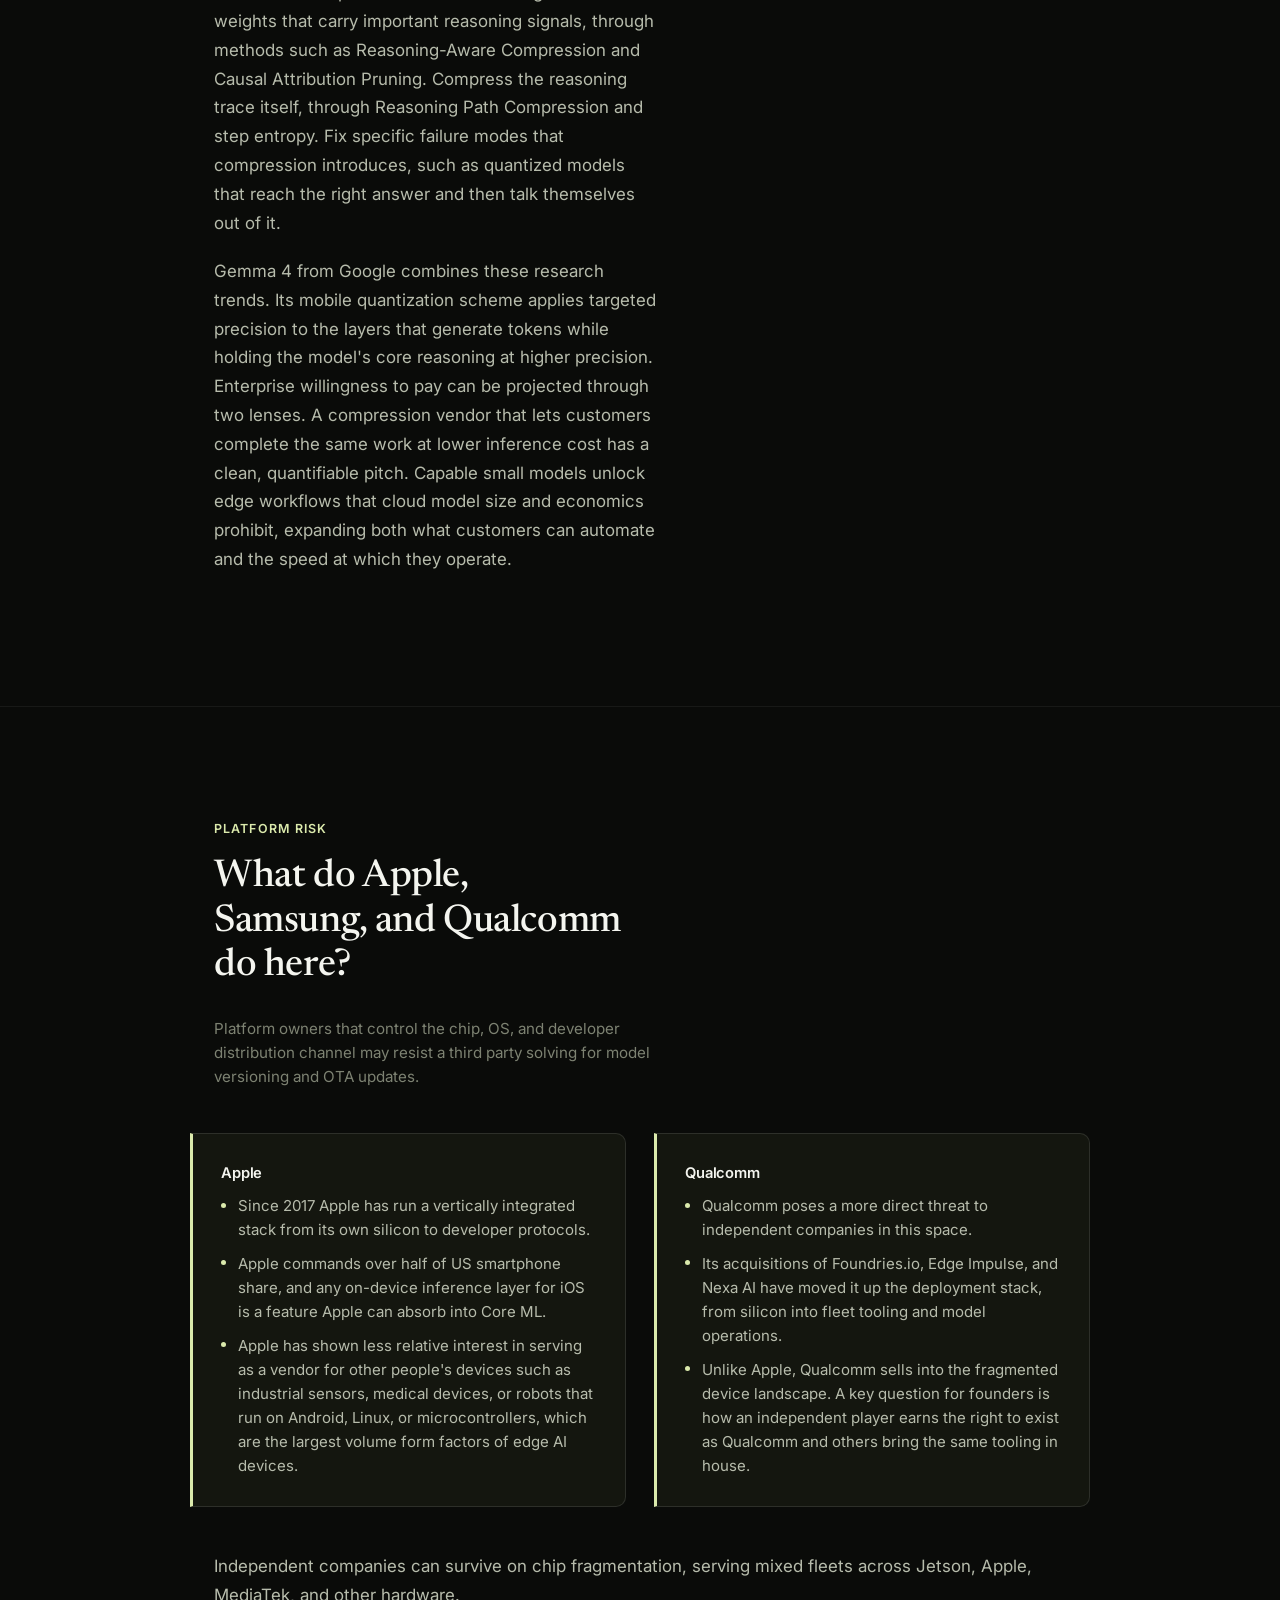
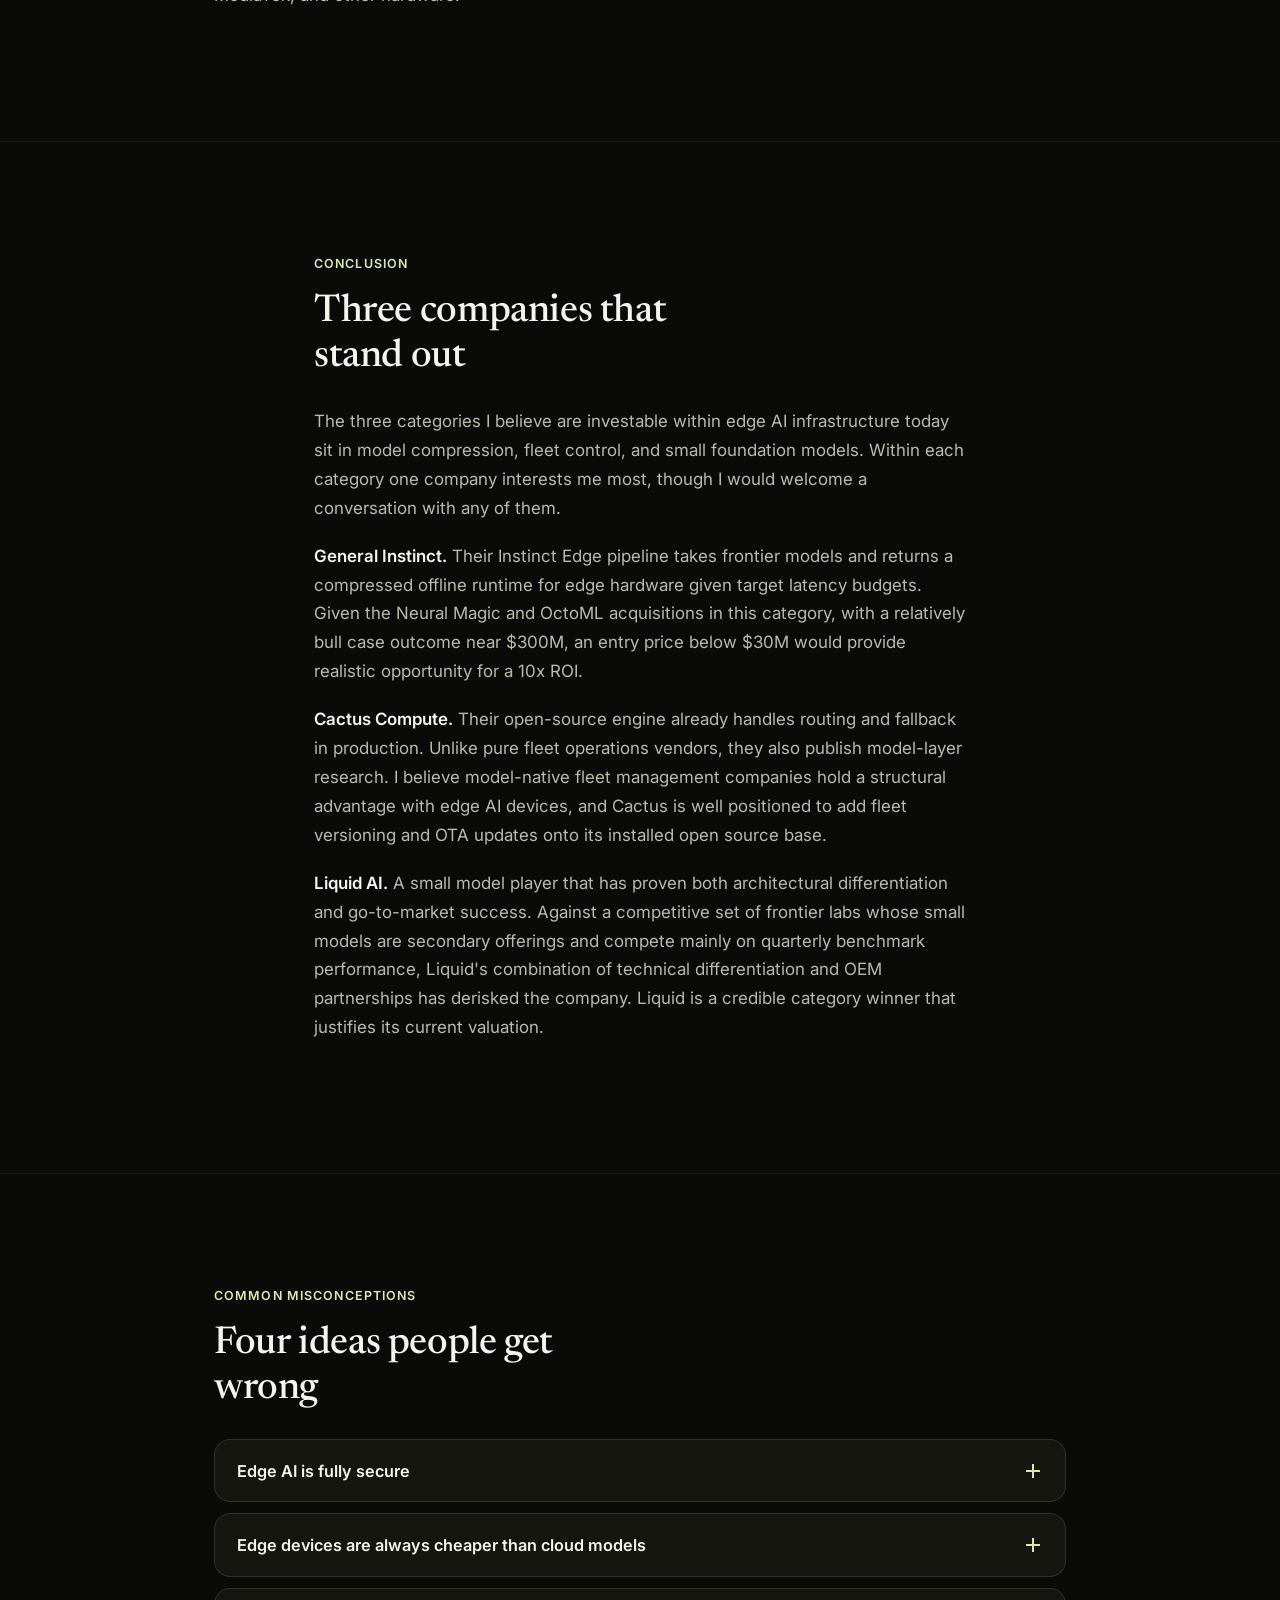
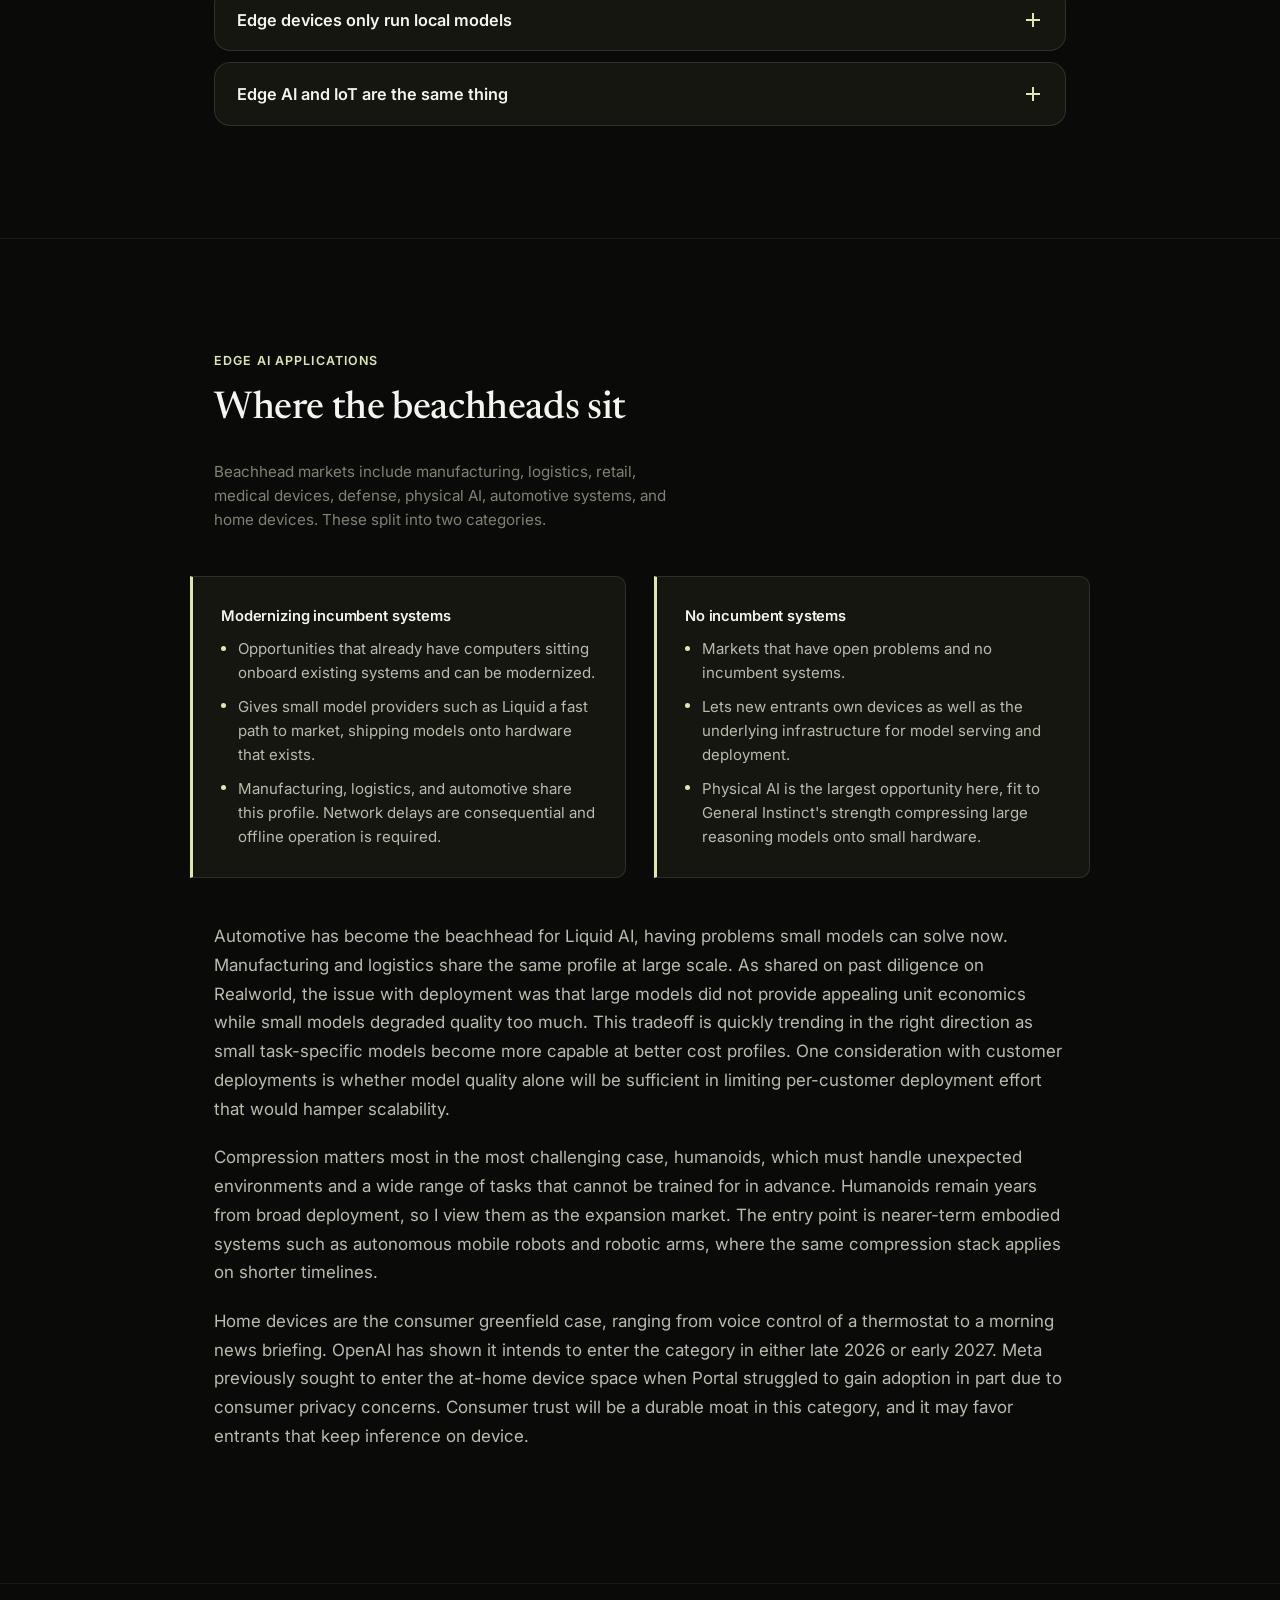
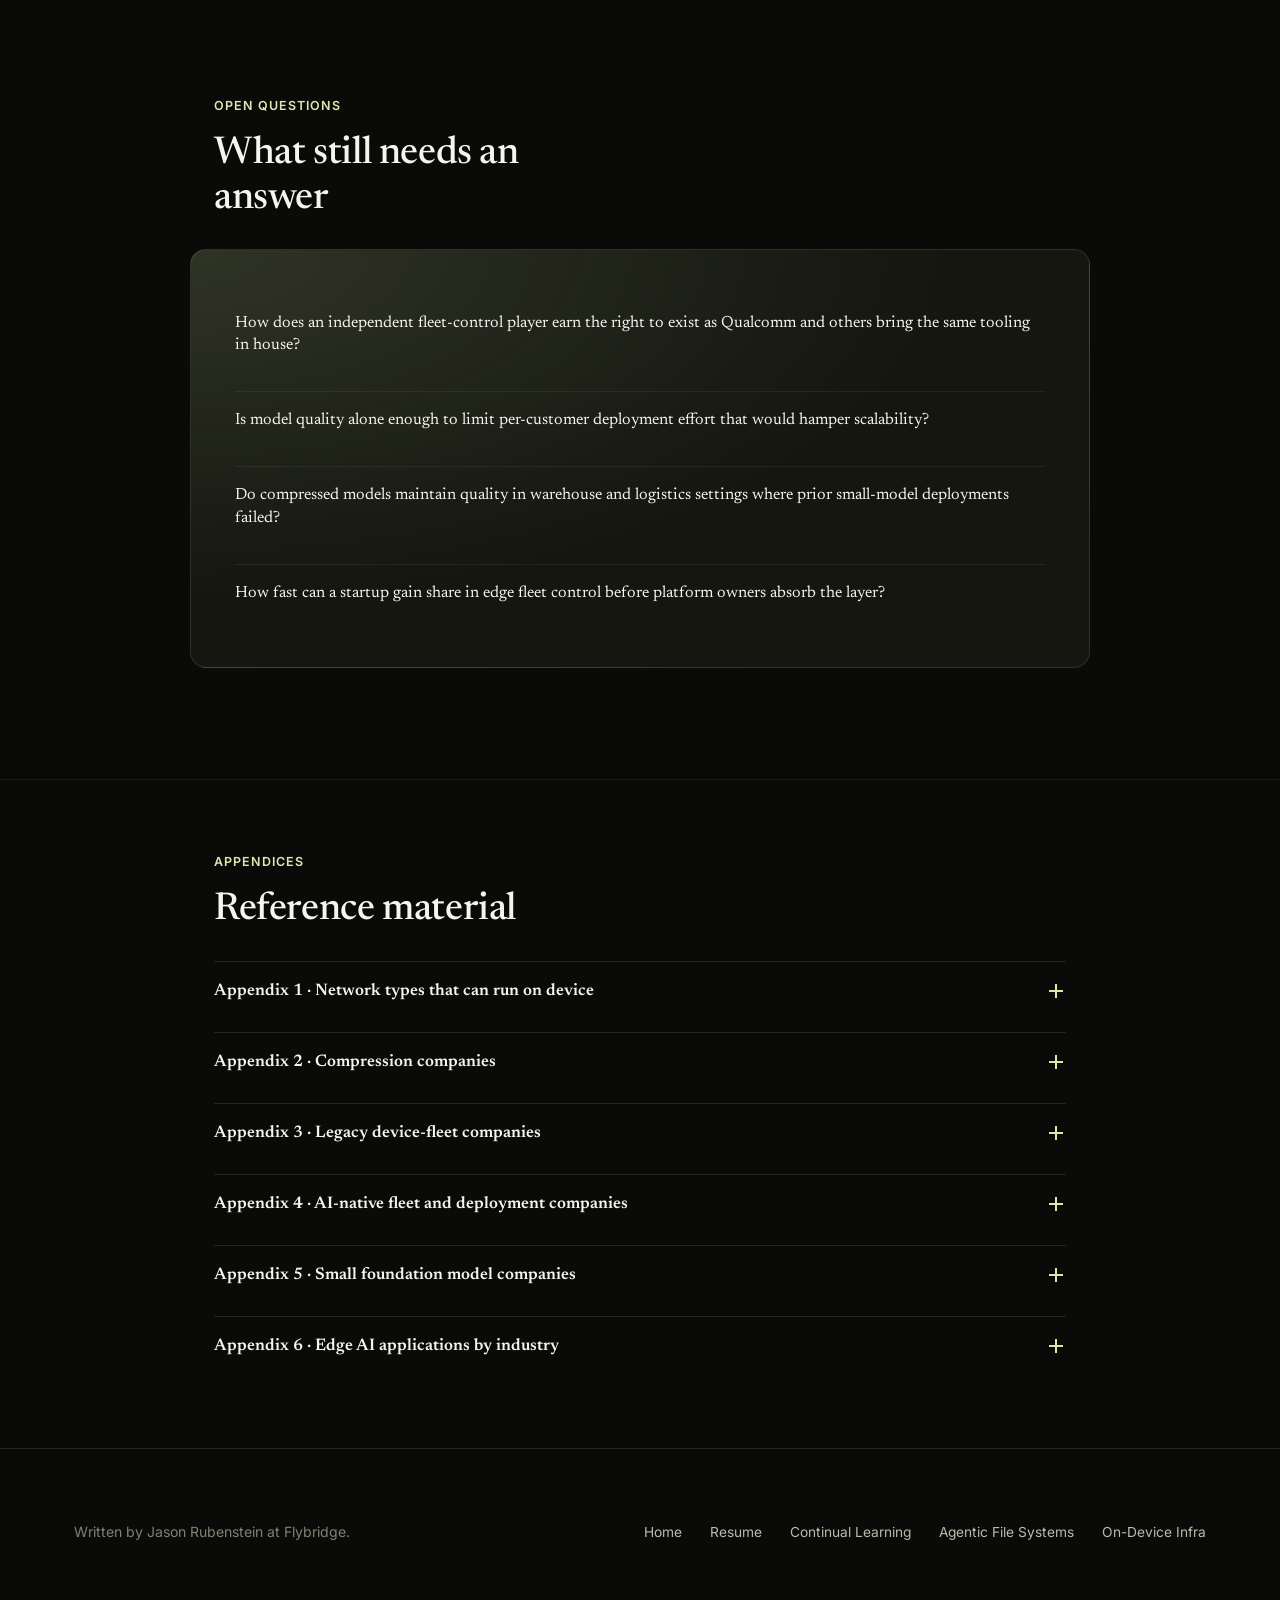
<file: on-device-infra.html>
<!DOCTYPE html>
<html lang="en">
<head>
<meta charset="UTF-8" />
<meta name="viewport" content="width=device-width, initial-scale=1.0" />
<title>On-Device Infra — AI Thesis</title>
<meta name="description" content="Research that limited edge AI is mostly solved. Value shifts to fleet control and reasoning-preserving compression for enterprises and governments that need offline operation." />
<link rel="preconnect" href="https://fonts.googleapis.com">
<link rel="preconnect" href="https://fonts.gstatic.com" crossorigin>
<link href="https://fonts.googleapis.com/css2?family=Newsreader:wght@500&family=Inter:wght@400;600&display=swap" rel="stylesheet">
<link rel="stylesheet" href="css/style.css">
</head>
<body>

<div class="scroll-progress" aria-hidden="true"></div>

<nav class="site-nav">
  <div class="site-nav__inner">
    <a href="/" class="site-nav__brand">AI <span>Theses</span></a>
    <button class="site-nav__toggle" aria-label="Toggle menu" aria-expanded="false">
      <span></span><span></span><span></span>
    </button>
    <div class="site-nav__links">
      <a href="/">Home</a>
      <a href="/resume">Resume</a>
      <a href="/continual-learning">Continual Learning</a>
      <a href="/agentic-file-systems">Agentic File Systems</a>
      <a href="/on-device-infra" class="is-active">On-Device Infra</a>
    </div>
  </div>
</nav>

<main>

  <!-- Hero -->
  <section class="hero">
    <div class="container container--wide">
      <span class="eyebrow reveal">AI Thesis · 03</span>
      <h1 class="word-reveal">On-Device Infra</h1>
      <p class="lede hero__lede reveal">Edge model capability is catching up. The open problem is the tooling that manages, deploys, and updates those models on device.</p>
      <div class="hero__meta reveal">
        <span>Jason Rubenstein</span>
      </div>
      <div class="scroll-cue" aria-hidden="true">
        <div class="scroll-cue__line"></div>
        <span>Scroll</span>
      </div>
    </div>
  </section>

  <!-- Overview -->
  <section class="section--tight">
    <div class="container reveal">
      <p class="body-text">GPT-3.5, a 175B parameter model, ran on large pools of A100 GPUs. Google's Gemma 4, released this month, runs a natively multimodal, reasoning-capable model with up to 31B parameters, plus quantized versions built for limited memory. Benchmark capabilities have grown on edge devices. Tooling to manage, deploy, and update those capabilities has not.</p>
      <p class="body-text">Compression once looked solved. Reasoning models broke it. The predictable accuracy-for-size tradeoff no longer holds. Use cases for small models and edge AI fall into two groups. Products that already have a computer on board, such as cars. Net new products that edge AI devices make possible, such as embodied AI systems.</p>
      <p class="body-text">The gap exists because edge hardware does not compare to a datacenter. Researchers have built small models that function on less hardware. The challenge is preserving the capabilities of frontier models.</p>
    </div>
  </section>

  <!-- Three claims -->
  <section class="section section-border">
    <div class="container container--wide reveal">
      <span class="eyebrow">Three claims</span>
      <h2 class="section-title">Where this thesis lands</h2>
      <p class="section-kicker">This thesis makes three claims about edge AI infrastructure.</p>
    </div>

    <div class="timeline container container--wide reveal">
      <div class="timeline__spine">
        <div class="timeline__spine-track"></div>
        <div class="timeline__spine-fill"></div>
      </div>
      <div class="timeline__stages">
        <div class="timeline__stage">
          <span class="timeline__dot"></span>
          <span class="timeline__stage-label">Claim one</span>
          <h3>The research bottleneck has moved</h3>
          <p>Research that once limited edge AI is mostly solved or on a viable path to a solution. The constraint shifts from model capability to operations.</p>
        </div>
        <div class="timeline__stage">
          <span class="timeline__dot"></span>
          <span class="timeline__stage-label">Claim two</span>
          <h3>Value accrues to two layers</h3>
          <p>Edge fleet control, the operational layer that keeps deployed devices functional and observable, and new compression methods that maintain reasoning ability. Independent researchers publish these methods and later found companies. Leading labs such as DeepMind and DeepSeek publish them too.</p>
        </div>
        <div class="timeline__stage">
          <span class="timeline__dot"></span>
          <span class="timeline__stage-label">Claim three</span>
          <h3>The buyers need offline hardware</h3>
          <p>Enterprises and governments running hardware in industrial, medical, defense, or robotic settings, where offline operation is essential.</p>
        </div>
      </div>
    </div>
  </section>

  <!-- What is edge AI -->
  <section class="section section-border">
    <div class="container container--wide reveal">
      <span class="eyebrow">Definition</span>
      <h2 class="section-title">What is edge AI and why does it matter?</h2>
      <p class="section-kicker">Edge AI is any AI system that runs on local hardware, smartphones, sensors, wearables, controllers, rather than on a remote server, which is how frontier models like Claude, ChatGPT, and Gemini are served today. The distinction matters for four reasons.</p>
    </div>

    <div class="grid-2 reveal">
      <div class="callout">
        <h4>Latency</h4>
        <ul>
          <li>Inference occurs on device, so requests that take hundreds of milliseconds collapse to single digits.</li>
          <li>Tool calling and specific on-device workflows run very fast. Complex tasks with large input and output run slower, limited by hardware.</li>
        </ul>
      </div>
      <div class="callout">
        <h4>Offline operation</h4>
        <ul>
          <li>The model comes embedded in the hardware, so it keeps working without a network connection.</li>
          <li>That matters anywhere connectivity is unreliable or deliberately unavailable.</li>
        </ul>
      </div>
      <div class="callout">
        <h4>Privacy</h4>
        <ul>
          <li>Data never leaves the device.</li>
          <li>That matters in regulated industries and for any company wary of sending data across a network it does not control.</li>
        </ul>
      </div>
      <div class="callout">
        <h4>Cost structure</h4>
        <ul>
          <li>Spend shifts from a recurring, usage-based inference bill to an upfront hardware purchase.</li>
          <li>A company running a huge number of inferences per device recoups the upfront cost fast. A company with light, sporadic usage may never recover it.</li>
        </ul>
      </div>
    </div>
  </section>

  <!-- Pull quote 1 -->
  <section class="section--tight">
    <div class="container pull-quote reveal">
      <p class="word-reveal">The emergence of agentic AI workloads are fundamentally changing user experiences across connected edge devices and reshaping our roadmap in every platform we develop.</p>
      <cite>Cristiano Amon, Qualcomm Q2 2026 earnings call</cite>
    </div>
  </section>

  <!-- How capabilities improved -->
  <section class="section section-border">
    <div class="container container--wide reveal">
      <span class="eyebrow">How we got here</span>
      <h2 class="section-title">How did edge capabilities improve?</h2>
      <p class="section-kicker">This list could run much longer. Six research areas, stacked on top of each other, brought edge AI to its current capabilities.</p>
    </div>

    <div class="timeline container container--wide reveal">
      <div class="timeline__spine">
        <div class="timeline__spine-track"></div>
        <div class="timeline__spine-fill"></div>
      </div>
      <div class="timeline__stages">
        <div class="timeline__stage">
          <span class="timeline__dot"></span>
          <span class="timeline__stage-label">Architecture</span>
          <h3>Compact architecture</h3>
          <p>SqueezeNet proved in 2016 that accuracy and parameter count could decouple. Researchers designed small models that outperformed what their parameter count would imply. These made deep networks feasible on FPGAs and other memory-constrained hardware in robotics, medical devices, and satellites.</p>
        </div>
        <div class="timeline__stage">
          <span class="timeline__dot"></span>
          <span class="timeline__stage-label">Compression</span>
          <h3>Quantization, pruning, distillation</h3>
          <p>Quantization rounds weights to lower precision. Pruning eliminates unuseful model information. Distillation trains small models to mimic large ones. Deep Compression showed these techniques stack with compact architecture, and follow-on research proved the stack transfers across modalities including speech.</p>
        </div>
        <div class="timeline__stage">
          <span class="timeline__dot"></span>
          <span class="timeline__stage-label">Runtime</span>
          <h3>The runtime layer</h3>
          <p>TVM made models portable across hardware targets. TensorFlow Lite Micro brought inference to microcontrollers. Constructs such as llama.cpp and Ollama ran quantized models without custom engineering. TVM's authors productized their research as OctoML, pivoted toward generative AI infrastructure as OctoAI, and sold to Nvidia in September 2024 for a reported $250 million.</p>
        </div>
        <div class="timeline__stage">
          <span class="timeline__dot"></span>
          <span class="timeline__stage-label">Hardware</span>
          <h3>NPUs and per-watt performance</h3>
          <p>Phones include dedicated AI chips that drain little battery. Apple integrates neural engines into custom SoCs. A competitive market of standalone players, Hailo, Axelera, SiMa, Kneron, Syntiant, EdgeCortix, Blaize, BrainChip, Innatera, continues to push performance per watt. By owning both the chip and the software eligible to run on it, Apple has limited the opportunity for these competitors. Qualcomm is racing to build the same hardware-plus-software stack from the chip side.</p>
        </div>
        <div class="timeline__stage">
          <span class="timeline__dot"></span>
          <span class="timeline__stage-label">Co-design</span>
          <h3>System-algorithm design</h3>
          <p>MCUNet ran frontier image-recognition-scale inference on microcontrollers by designing the model and deployment infrastructure together. This moved the field from TinyML, for simple classification, to TinyDL, deep models on constrained hardware. Qualcomm acquired Edge Impulse, previously valued at $230M, which vertically integrated this space to chip makers.</p>
        </div>
        <div class="timeline__stage">
          <span class="timeline__dot"></span>
          <span class="timeline__stage-label">Density</span>
          <h3>Capability density</h3>
          <p>Improved data curation and distillation from frontier models produced Gemma, Qwen, and small Llama models that perform strongly relative to their parameter counts. Alternative architectures add another lever. Liquid time-constant networks match larger models on time-series tasks with a fraction of the neurons. State space models like Mamba process large inputs without traditional memory requirements becoming problematic. Google's Gemma 4 shares a cache across layers to cut memory and compute, and its mobile quantization scheme targets the deployment problem below.</p>
        </div>
      </div>
    </div>
  </section>

  <!-- Why reasoning is hard -->
  <section class="section section-border">
    <div class="container reveal">
      <span class="eyebrow">The remaining hard problem</span>
      <h2 class="section-title">Why reasoning is hard on a single device</h2>
      <p class="body-text">Language models generate one token at a time, and each token depends on the one before it, so the output does not naturally parallelize. A reasoning model that thinks for thousands of tokens before answering compounds this challenge.</p>
      <p class="body-text">On a datacenter GPU cluster, providers hide the cost by splitting prefill, reading the prompt, from decode, generating tokens, across separate pools of machines and batching many users' requests together, so the hardware never sits idle waiting on a single user's next token. An edge device serving one person at a time cannot batch this way, so the same thinking methods that work in a datacenter run slowly on the device.</p>
      <p class="body-text">The published fixes, speculative decoding, prefix caching and KV transfer, sparse-to-dense decoding, and lookahead decoding, are shipping in production inference today. This layer is a weaker standalone venture opportunity. These techniques are published quickly, absorbed into open source runtimes, and become table stakes rather than a moat. The likely outcome mirrors what happened to the runtime layer itself, a useful wedge that ends up as a feature of the deployment platforms described below rather than a company. I have treated it as background for this thesis rather than as a fourth category with its own company table.</p>
    </div>
  </section>

  <!-- Pull quote 2 -->
  <section class="section--tight">
    <div class="container pull-quote reveal">
      <p class="word-reveal">Compression once looked solved. Reasoning models broke it, because the predictable accuracy-for-size tradeoff no longer holds.</p>
      <cite>From the thesis</cite>
    </div>
  </section>

  <!-- Three opportunities -->
  <section class="section section-border">
    <div class="container container--wide reveal">
      <span class="eyebrow">Opportunities</span>
      <h2 class="section-title">Three approaches look investable</h2>
      <p class="section-kicker">With the technical background in place, the next question is where a standalone company can capture value. Each opportunity covers a different part of the deployment stack.</p>
    </div>

    <div class="tabs container container--wide reveal">
      <div class="tabs__list" role="tablist">
        <button class="tabs__btn is-active" data-tab="compression" role="tab" aria-selected="true">Reasoning-preserving compression</button>
        <button class="tabs__btn" data-tab="fleet" role="tab" aria-selected="false">Edge fleet control</button>
        <button class="tabs__btn" data-tab="models" role="tab" aria-selected="false">Small foundation models</button>
      </div>

      <div class="tabs__panel is-active" data-tab-panel="compression">
        <div class="tabs__panel-grid">
          <div>
            <p class="body-text">Compression was a previously solved problem. Using a combination of quantization, pruning, and distillation, a model's performance degraded in a predictable way and teams made known tradeoffs of accuracy for size and speed. Reasoning models upended this philosophy, because performance degradation compounds across the model's reasoning chain.</p>
            <p class="body-text">This problem remains unsolved. Acquirers have already bought compression startups such as Neural Magic, acquired by Red Hat in January 2025, and OctoML, acquired by Nvidia for $250M in September 2024. These were not massive outcomes, but they prove the problem matters to frontier companies willing to acquire the teams solving it. Outcomes for companies currently in this space most likely end up similar in size, but the potential set of acquirers is larger today, which could yield a higher price. As investors at an early stage it would be wise to be price sensitive given the likelihood of early acquisition.</p>
            <p class="body-text">Researchers explore three solution categories. Protect weights that carry important reasoning signals, through methods such as Reasoning-Aware Compression and Causal Attribution Pruning. Compress the reasoning trace itself, through Reasoning Path Compression and step entropy. Fix specific failure modes that compression introduces, such as quantized models that reach the right answer and then talk themselves out of it.</p>
            <p class="body-text">Gemma 4 from Google combines these research trends. Its mobile quantization scheme applies targeted precision to the layers that generate tokens while holding the model's core reasoning at higher precision. Enterprise willingness to pay can be projected through two lenses. A compression vendor that lets customers complete the same work at lower inference cost has a clean, quantifiable pitch. Capable small models unlock edge workflows that cloud model size and economics prohibit, expanding both what customers can automate and the speed at which they operate.</p>
          </div>
          <dl class="tradeoff-card">
            <h4>Where it lands</h4>
            <div class="tradeoff-row"><dt>Stack layer</dt><dd>Model compression</dd></div>
            <div class="tradeoff-row"><dt>Core unsolved problem</dt><dd>Reasoning chain degradation</dd></div>
            <div class="tradeoff-row"><dt>Exit pattern so far</dt><dd>Acquihires, roughly $50M to $250M</dd></div>
            <div class="tradeoff-row"><dt>Example companies</dt><dd>General Instinct, SqueezeBits, Plumerai</dd></div>
          </dl>
        </div>
      </div>

      <div class="tabs__panel" data-tab-panel="fleet">
        <div class="tabs__panel-grid">
          <div>
            <p class="body-text">Managing thousands of deployed devices with versioning, model tracking, and observability is a distinct problem from building the small model itself. Leading companies in this space follow a similar production diagram, delivering models with SDKs, providing over-the-air updates with rollback capability, telemetry that respects privacy constraints, opportunistic routing between on-device and cloud inference, and fallback controls for devices under memory or overheating pressure. This playbook resembles Datadog, which capitalized on a wedge of monitoring existing servers and databases. Fleets of edge devices are a new set of tooling that requires similar infrastructure for key users.</p>
            <p class="body-text">Two distinct categories of companies converge on this opportunity from different starting points. One is legacy device fleet management that began with general IoT and hardware operations before AI models emerged as an important component. The other is AI-native, with strength in ML, quantizing models for specific chips, catching quality regressions fast, and routing queries between device and cloud models, but without the traditional operational expertise and coinciding enterprise relationships.</p>
            <p class="body-text">These two groups will converge. Fleet operations without model expertise, and model operations without fleet oversight, each solve half the customer's problem. Whichever side absorbs the other's advantage most effectively will own this layer. The model-native group holds the more durable advantage. Model versioning, quality detection, routing, and compression are ML problems that require novel solutions, while OTA delivery and device preparation, though not trivial, follow standard conventions that an emergent competitor can absorb.</p>
            <p class="body-text">Adoption may depend on the end market. In dynamic, unstructured domains like physical AI, model-first deployment and observability companies have relatively more important features. In repeatable workflows that run on existing models, manufacturing being the clearest example, the incumbent fleet operators are positioned to lead. Pricing models are similar between the two groups, with many offering an open source or free tier plus per-device, per-usage, or enterprise subscriptions.</p>
          </div>
          <dl class="tradeoff-card">
            <h4>Where it lands</h4>
            <div class="tradeoff-row"><dt>Stack layer</dt><dd>Deployment and observability</dd></div>
            <div class="tradeoff-row"><dt>Two starting points</dt><dd>Legacy IoT fleets · AI-native SDKs</dd></div>
            <div class="tradeoff-row"><dt>Structural edge</dt><dd>Model-native operators</dd></div>
            <div class="tradeoff-row"><dt>Example companies</dt><dd>Cactus Compute, RunAnywhere, Viam</dd></div>
          </dl>
        </div>
      </div>

      <div class="tabs__panel" data-tab-panel="models">
        <div class="tabs__panel-grid">
          <div>
            <p class="body-text">The first two approaches were tooling, taking existing models and making them run better on limited hardware. This third group builds models from scratch specifically for edge devices, rather than compressing frontier models. The competition here is well defined and includes startups and the frontier labs' small models such as Nvidia Nemotron, Phi, Gemma, and Qwen, which improve every few months.</p>
            <p class="body-text">Liquid AI justifies a deeper dive given its customer traction and distinct approach to model development. Built on proprietary liquid time-constant networks rather than a standard transformer, Liquid has raised $293M in total at a valuation over $2B since its founding in late 2023. Two capabilities distinguish Liquid AI from its competitors. Its LFM 2.5-230M model outscored Qwen's 800M and Gemma's 1B parameter models on data extraction benchmarks. Its go-to-market function has closed substantial deals with customers such as AMD and Mercedes-Benz, who build on top of the LFM models for their in-car intelligence systems.</p>
            <p class="body-text">Liquid presents a unique, appealing opportunity as a leading candidate to emerge as a standalone winner from this category, given its technical differentiation and OEM distribution beyond simple benchmark performance. This would classify as an opportunity fund or growth investment.</p>
          </div>
          <dl class="tradeoff-card">
            <h4>Where it lands</h4>
            <div class="tradeoff-row"><dt>Stack layer</dt><dd>Underlying model</dd></div>
            <div class="tradeoff-row"><dt>Competition</dt><dd>Labs' small models + startups</dd></div>
            <div class="tradeoff-row"><dt>Leading candidate</dt><dd>Liquid AI</dd></div>
            <div class="tradeoff-row"><dt>Investment shape</dt><dd>Opportunity / growth</dd></div>
          </dl>
        </div>
      </div>
    </div>
  </section>

  <!-- Platform owners -->
  <section class="section section-border">
    <div class="container container--wide reveal">
      <span class="eyebrow">Platform risk</span>
      <h2 class="section-title">What do Apple, Samsung, and Qualcomm do here?</h2>
      <p class="section-kicker">Platform owners that control the chip, OS, and developer distribution channel may resist a third party solving for model versioning and OTA updates.</p>
    </div>

    <div class="grid-2 reveal">
      <div class="callout">
        <h4>Apple</h4>
        <ul>
          <li>Since 2017 Apple has run a vertically integrated stack from its own silicon to developer protocols.</li>
          <li>Apple commands over half of US smartphone share, and any on-device inference layer for iOS is a feature Apple can absorb into Core ML.</li>
          <li>Apple has shown less relative interest in serving as a vendor for other people's devices such as industrial sensors, medical devices, or robots that run on Android, Linux, or microcontrollers, which are the largest volume form factors of edge AI devices.</li>
        </ul>
      </div>
      <div class="callout">
        <h4>Qualcomm</h4>
        <ul>
          <li>Qualcomm poses a more direct threat to independent companies in this space.</li>
          <li>Its acquisitions of Foundries.io, Edge Impulse, and Nexa AI have moved it up the deployment stack, from silicon into fleet tooling and model operations.</li>
          <li>Unlike Apple, Qualcomm sells into the fragmented device landscape. A key question for founders is how an independent player earns the right to exist as Qualcomm and others bring the same tooling in house.</li>
        </ul>
      </div>
    </div>

    <div class="container container--wide reveal mt-4">
      <p class="body-text">Independent companies can survive on chip fragmentation, serving mixed fleets across Jetson, Apple, MediaTek, and other hardware.</p>
    </div>
  </section>

  <!-- Players -->
  <section class="section section-border" id="players" data-promote-after-intro>
    <div class="container container--wide reveal">
      <span class="eyebrow">Players in the space</span>
      <h2 class="section-title">Who is building this</h2>
      <p class="section-kicker">Toggle between compression, fleet control, and small foundation models. Hover or tap a card for detail. Featured names are the ones called out in the conclusion.</p>
    </div>

    <div class="filter-center reveal">
      <div class="filter-toggle" data-controls=".market-map">
        <button class="filter-toggle__btn is-active" data-view-target="compression">Compression</button>
        <button class="filter-toggle__btn" data-view-target="fleet">Fleet control</button>
        <button class="filter-toggle__btn" data-view-target="models">Small models</button>
      </div>
    </div>

    <div class="market-map reveal">

      <div class="card-grid" data-view="compression">

        <div class="map-card">
          <div class="map-card__label">United States · 2026 · YC · Featured</div>
          <div class="map-card__title">General Instinct</div>
          <div class="map-card__detail">
            <p>Distills, quantizes, and deploys frontier models onto constrained hardware for physical AI. Give it a model, a target device, and a latency budget and it returns an offline runtime tuned for that budget.</p>
            <p>Their Instinct Edge pipeline compressed a frontier model to 3 bits on a single 8GB GPU by protecting a small share of the always-active parameter path. The compressed model outperforms Gemma 4 on knowledge and reasoning benchmarks. Founders Bill Jiao and Guanming Wang.</p>
          </div>
        </div>

        <div class="map-card">
          <div class="map-card__label">Houston, TX · 2021 · $6M seed · Acquired by ServiceNow</div>
          <div class="map-card__title">ThirdAI</div>
          <div class="map-card__detail">
            <p>Trains and runs sparse neural networks on CPUs, aiming to make GPU-free training and inference practical for enterprise deployments, including at the edge.</p>
            <p>Free desktop apps and an enterprise sales model with per-customer deployments. Founders Anshumali Shrivastava and Tharun Medini.</p>
          </div>
        </div>

        <div class="map-card">
          <div class="map-card__label">Seoul · 2021 · ~$2M pre-Series A</div>
          <div class="map-card__title">SqueezeBits</div>
          <div class="map-card__detail">
            <p>Builds compression and serving tools, including the OwLite optimization toolkit, aimed at cutting inference cost while preserving output quality.</p>
            <p>Free tier and enterprise paid tier. Customers pay for software installation of the inference engine onto client servers rather than per token. Founder Hyungjun Kim.</p>
          </div>
        </div>

        <div class="map-card">
          <div class="map-card__label">Toronto / SF · 2019 · Acquired by STMicroelectronics</div>
          <div class="map-card__title">Deeplite</div>
          <div class="map-card__detail">
            <p>Automated model optimization for computer vision and edge deployment across CPU, GPU, and NPU targets.</p>
            <p>Sold annual licenses allowing teams to optimize a number of models. Enterprise deals charged per device and for integration fees. Founder Nick Romano.</p>
          </div>
        </div>

        <div class="map-card">
          <div class="map-card__label">London · 2017 · $17M</div>
          <div class="map-card__title">Plumerai</div>
          <div class="map-card__detail">
            <p>Purpose-built neural network inference software and compression tooling for microcontrollers and other severely memory-constrained edge devices, including binarized neural networks.</p>
            <p>Licenses software to camera OEMs and semiconductor partners with per-device royalties and licensing fees. Founder Roeland Nusselder.</p>
          </div>
        </div>

        <div class="map-card">
          <div class="map-card__label">Somerville, MA · 2018 · $50M · Acquired by Red Hat</div>
          <div class="map-card__title">Neural Magic</div>
          <div class="map-card__detail">
            <p>MIT spinout that optimized generative AI inference on commodity CPUs and GPUs, and a leading contributor to the vLLM project.</p>
            <p>SparseML and tooling were open source, monetized through enterprise subscriptions and support. Founder Alexander Matveev.</p>
          </div>
        </div>

      </div>

      <div class="card-grid" data-view="fleet" style="display:none;">

        <div class="map-card">
          <div class="map-card__label">United States · 2025 · YC S25 · ~$1M · Featured</div>
          <div class="map-card__title">Cactus Compute</div>
          <div class="map-card__detail">
            <p>Open-source SDK for running LLM, vision, and speech models directly on mobile and wearable devices, cross-platform, without Apple or Google lock-in. Pitched as "CUDA for smartphones."</p>
            <p>Their open-source engine already handles routing and fallback in production while claiming 5x cost savings at sub-120ms latency. TurboQuant-H compressed Gemma 4 by 4x with no measurable performance loss. Founder Henry Ndubuaku.</p>
          </div>
        </div>

        <div class="map-card">
          <div class="map-card__label">United States · 2025 · YC W26 · Pre-seed</div>
          <div class="map-card__title">RunAnywhere</div>
          <div class="map-card__detail">
            <p>Unified SDK across iOS, Android, React Native, and Flutter that runs multimodal models on-device using a custom Metal GPU kernel engine, paired with a cloud control plane for versioning, rollouts, and routing. 10,000+ GitHub stars.</p>
            <p>Free SDK as acquisition funnel. Pricing per seat on device, plus a hosted cloud for hybrid fallback. Founder Sanchit Monga.</p>
          </div>
        </div>

        <div class="map-card">
          <div class="map-card__label">United States · 2018 · $31.8M</div>
          <div class="map-card__title">Latent AI</div>
          <div class="map-card__detail">
            <p>Edge AI platform built around LEIP, an enterprise SDK that streamlines development and management of ML models at the edge.</p>
            <p>Primarily reliant on enterprise clients with system integrations. Defense focus means longer procurement cycles. Founders Sek Chai and Jags Kandasamy.</p>
          </div>
        </div>

        <div class="map-card">
          <div class="map-card__label">New York · 2020 · $117M · Legacy fleet</div>
          <div class="map-card__title">Viam</div>
          <div class="map-card__detail">
            <p>Software platform for building and managing robots, IoT devices, and smart machines across robotics, QSR, climate tech, marine, and industrial manufacturing.</p>
            <p>Freemium model with usage-based pricing and custom solutions that regularly run over $100k/year. Founder Eliot Horowitz.</p>
          </div>
        </div>

        <div class="map-card">
          <div class="map-card__label">Cincinnati · 2018 · $102M · Legacy fleet</div>
          <div class="map-card__title">Esper</div>
          <div class="map-card__detail">
            <p>Cloud platform for managing fleets of Android, iOS, iPadOS, and Linux devices, specializing in dedicated hardware like POS systems, kiosks, tablets, and telehealth devices.</p>
            <p>Per-device monthly SaaS fees plus custom enterprise pricing. Founders Yadhu Gopalan and Shiv Sundar.</p>
          </div>
        </div>

        <div class="map-card">
          <div class="map-card__label">London · 2025 · $10M · AI-native</div>
          <div class="map-card__title">Mirai</div>
          <div class="map-card__detail">
            <p>Rust-built inference engine optimized for Apple Silicon, up to 37% faster generation and 59% faster prefill than alternative runtimes.</p>
            <p>Open source core with performance-critical kernels private. Premium tier covers speculative decoding, analytics, support, and heavy customization. Founders Dima Shvets and Alexey Moiseenkov.</p>
          </div>
        </div>

        <div class="map-card">
          <div class="map-card__label">Acquired by Qualcomm, 2026</div>
          <div class="map-card__title">Nexa AI</div>
          <div class="map-card__detail">
            <p>On-device AI platform with an SDK to compress, accelerate, and deploy models across mobile, automotive, and IoT hardware. Now part of Qualcomm AI Hub.</p>
            <p>$8.75M Series A pre-acquisition. No longer has an independent GTM arm. Founders Alex Chen and Zack Li.</p>
          </div>
        </div>

      </div>

      <div class="card-grid" data-view="models" style="display:none;">

        <div class="map-card">
          <div class="map-card__label">Cambridge, MA · 2023 · $302M · Featured</div>
          <div class="map-card__title">Liquid AI</div>
          <div class="map-card__detail">
            <p>Liquid Foundation Models built on liquid time-constant networks rather than a standard transformer, designed to run on phones, laptops, vehicles, and embedded systems.</p>
            <p>Open licensing for companies under $10M ARR, plus custom model development and support tiers. Founders Ramin Hasani, Mathias Lechner, Alexander Amini, and Daniela Rus.</p>
          </div>
        </div>

        <div class="map-card">
          <div class="map-card__label">Palo Alto · 2024 · $24.5M · $10M ARR</div>
          <div class="map-card__title">Fastino AI</div>
          <div class="map-card__detail">
            <p>Task-specific language models built for one task at a time, redaction, summarization, extraction, classification, trained on under $100K of gaming GPUs and cheap enough to run on a CPU or a Raspberry Pi.</p>
            <p>Free tier of 10k requests per month, monthly subscription with no usage fees, and enterprise deployment contracts. Founders Ash Lewis and George Hurn-Maloney.</p>
          </div>
        </div>

        <div class="map-card">
          <div class="map-card__label">Miami · 2023 · $49M · Flybridge portco</div>
          <div class="map-card__title">Arcee AI</div>
          <div class="map-card__detail">
            <p>Small language models for enterprise. Open-weight Trinity model family plus tooling that optimizes training time up to 42% and reduces catastrophic forgetting.</p>
            <p>Enterprise contracts for training and deploying SLMs inside VPCs, plus per-token pricing on model routing and inference products. Founders Mark McQuade, Jacob Solawetz, and Brian Benedict.</p>
          </div>
        </div>

        <div class="map-card">
          <div class="map-card__label">Bengaluru / SF · 2023 · $20.5M</div>
          <div class="map-card__title">Smallest.ai</div>
          <div class="map-card__detail">
            <p>Small, fast voice and language models built to beat bigger models on latency and cost rather than raw capability.</p>
            <p>Usage-based voice APIs charging per minute of conversation, plus enterprise contracts. Founders Sudarshan Kamath and Akshat Mandloi.</p>
          </div>
        </div>

        <div class="map-card">
          <div class="map-card__label">Edinburgh · 2023 · $8.8M</div>
          <div class="map-card__title">Malted AI</div>
          <div class="map-card__detail">
            <p>Distills large models into small language models that solve one domain-specific problem at 10 to 100x lower cost than a general model. Selling first into legal and financial services.</p>
            <p>Enterprise contract model with custom pricing per customer. Founders Iain Mackie, Carlos Gemmell, and Federico Rossetto.</p>
          </div>
        </div>

        <div class="map-card">
          <div class="map-card__label">San Francisco · 2023 · $25M</div>
          <div class="map-card__title">Featherless AI</div>
          <div class="map-card__detail">
            <p>Co-created RWKV, the first attention-free AI architecture, a structural alternative to transformers. Commercializes it via a serverless inference platform hosting 30,000+ open-source models.</p>
            <p>Monthly subscription for inference on open source models, with higher-priced enterprise deals. Founders Eugene Cheah, Harrison Vanderbyl, and Wesley George.</p>
          </div>
        </div>

      </div>

    </div>
  </section>

  <!-- Conclusion -->
  <section class="section section-border">
    <div class="container reveal">
      <span class="eyebrow">Conclusion</span>
      <h2 class="section-title">Three companies that stand out</h2>
      <p class="body-text">The three categories I believe are investable within edge AI infrastructure today sit in model compression, fleet control, and small foundation models. Within each category one company interests me most, though I would welcome a conversation with any of them.</p>
      <p class="body-text"><strong>General Instinct.</strong> Their Instinct Edge pipeline takes frontier models and returns a compressed offline runtime for edge hardware given target latency budgets. Given the Neural Magic and OctoML acquisitions in this category, with a relatively bull case outcome near $300M, an entry price below $30M would provide realistic opportunity for a 10x ROI.</p>
      <p class="body-text"><strong>Cactus Compute.</strong> Their open-source engine already handles routing and fallback in production. Unlike pure fleet operations vendors, they also publish model-layer research. I believe model-native fleet management companies hold a structural advantage with edge AI devices, and Cactus is well positioned to add fleet versioning and OTA updates onto its installed open source base.</p>
      <p class="body-text"><strong>Liquid AI.</strong> A small model player that has proven both architectural differentiation and go-to-market success. Against a competitive set of frontier labs whose small models are secondary offerings and compete mainly on quarterly benchmark performance, Liquid's combination of technical differentiation and OEM partnerships has derisked the company. Liquid is a credible category winner that justifies its current valuation.</p>
    </div>
  </section>

  <!-- Common misconceptions -->
  <section class="section section-border">
    <div class="container container--wide reveal">
      <span class="eyebrow">Common misconceptions</span>
      <h2 class="section-title">Four ideas people get wrong</h2>
    </div>

    <div class="accordion container container--wide reveal">
      <div class="accordion__item">
        <button class="accordion__trigger" aria-expanded="false">
          Edge AI is fully secure
          <span class="plus"></span>
        </button>
        <div class="accordion__panel">
          <div class="accordion__panel-inner">
            <p>Hackers and data breaches threaten cloud data. Adversaries who physically seize an edge AI device can steal it and extract the data stored on it.</p>
          </div>
        </div>
      </div>

      <div class="accordion__item">
        <button class="accordion__trigger" aria-expanded="false">
          Edge devices are always cheaper than cloud models
          <span class="plus"></span>
        </button>
        <div class="accordion__panel">
          <div class="accordion__panel-inner">
            <p>Local processing cuts inference costs, but the edge AI devices themselves carry upfront hardware investments that can add nonnegligible costs. Maintaining consistent software, versions, and a fleet of distributed devices is a complex task, and one where companies have been emerging to help.</p>
          </div>
        </div>
      </div>

      <div class="accordion__item">
        <button class="accordion__trigger" aria-expanded="false">
          Edge devices only run local models
          <span class="plus"></span>
        </button>
        <div class="accordion__panel">
          <div class="accordion__panel-inner">
            <p>A core benefit for edge AI devices is that they can run AI on device without data ever leaving, which brings speed and privacy. When connected to the internet it is entirely possible for edge AI devices to use cloud AI models, hardware permitting.</p>
          </div>
        </div>
      </div>

      <div class="accordion__item">
        <button class="accordion__trigger" aria-expanded="false">
          Edge AI and IoT are the same thing
          <span class="plus"></span>
        </button>
        <div class="accordion__panel">
          <div class="accordion__panel-inner">
            <p>IoT devices collect and transmit information to the cloud. Edge AI devices are local computers running complex onboard operating systems, with the ability to act on information independently without cloud involvement.</p>
          </div>
        </div>
      </div>
    </div>
  </section>

  <!-- Applications -->
  <section class="section section-border">
    <div class="container container--wide reveal">
      <span class="eyebrow">Edge AI applications</span>
      <h2 class="section-title">Where the beachheads sit</h2>
      <p class="section-kicker">Beachhead markets include manufacturing, logistics, retail, medical devices, defense, physical AI, automotive systems, and home devices. These split into two categories.</p>
    </div>

    <div class="grid-2 reveal">
      <div class="callout">
        <h4>Modernizing incumbent systems</h4>
        <ul>
          <li>Opportunities that already have computers sitting onboard existing systems and can be modernized.</li>
          <li>Gives small model providers such as Liquid a fast path to market, shipping models onto hardware that exists.</li>
          <li>Manufacturing, logistics, and automotive share this profile. Network delays are consequential and offline operation is required.</li>
        </ul>
      </div>
      <div class="callout">
        <h4>No incumbent systems</h4>
        <ul>
          <li>Markets that have open problems and no incumbent systems.</li>
          <li>Lets new entrants own devices as well as the underlying infrastructure for model serving and deployment.</li>
          <li>Physical AI is the largest opportunity here, fit to General Instinct's strength compressing large reasoning models onto small hardware.</li>
        </ul>
      </div>
    </div>

    <div class="container container--wide reveal mt-4">
      <p class="body-text">Automotive has become the beachhead for Liquid AI, having problems small models can solve now. Manufacturing and logistics share the same profile at large scale. As shared on past diligence on Realworld, the issue with deployment was that large models did not provide appealing unit economics while small models degraded quality too much. This tradeoff is quickly trending in the right direction as small task-specific models become more capable at better cost profiles. One consideration with customer deployments is whether model quality alone will be sufficient in limiting per-customer deployment effort that would hamper scalability.</p>
      <p class="body-text">Compression matters most in the most challenging case, humanoids, which must handle unexpected environments and a wide range of tasks that cannot be trained for in advance. Humanoids remain years from broad deployment, so I view them as the expansion market. The entry point is nearer-term embodied systems such as autonomous mobile robots and robotic arms, where the same compression stack applies on shorter timelines.</p>
      <p class="body-text">Home devices are the consumer greenfield case, ranging from voice control of a thermostat to a morning news briefing. OpenAI has shown it intends to enter the category in either late 2026 or early 2027. Meta previously sought to enter the at-home device space when Portal struggled to gain adoption in part due to consumer privacy concerns. Consumer trust will be a durable moat in this category, and it may favor entrants that keep inference on device.</p>
    </div>
  </section>

  <!-- Open questions -->
  <section class="section section-border">
    <div class="container container--wide reveal">
      <span class="eyebrow">Open questions</span>
      <h2 class="section-title">What still needs an answer</h2>
    </div>
    <div class="what-if-panel reveal">
      <ul class="question-list">
        <li>How does an independent fleet-control player earn the right to exist as Qualcomm and others bring the same tooling in house?</li>
        <li>Is model quality alone enough to limit per-customer deployment effort that would hamper scalability?</li>
        <li>Do compressed models maintain quality in warehouse and logistics settings where prior small-model deployments failed?</li>
        <li>How fast can a startup gain share in edge fleet control before platform owners absorb the layer?</li>
      </ul>
    </div>
  </section>

  <!-- Appendices -->
  <section class="section--tight section-border">
    <div class="container container--wide reveal">
      <span class="eyebrow">Appendices</span>
      <h2 class="section-title" style="margin-bottom: var(--space-3);">Reference material</h2>

      <div class="accordion accordion--plain" id="appendix-1">
        <div class="accordion__item">
          <button class="accordion__trigger" aria-expanded="false">
            Appendix 1 · Network types that can run on device
            <span class="plus"></span>
          </button>
          <div class="accordion__panel">
            <div class="accordion__panel-inner">
              <div class="ref-table-wrap">
                <table class="ref-table">
                  <thead>
                    <tr>
                      <th>Network type</th>
                      <th>How it works</th>
                      <th>Main data strength</th>
                      <th>Can it run on a device today?</th>
                      <th>Primary use case</th>
                    </tr>
                  </thead>
                  <tbody>
                    <tr>
                      <td>Transformer</td>
                      <td>Compares every element of a sequence to every other element at once, weighting how much context each one provides, then repeats that across many layers. Frontier versions use a mixture-of-experts design, activating only the relevant specialist sub-networks per input to save compute.</td>
                      <td>Text and language; expanding into vision and audio</td>
                      <td>Moderately. Compressed on-device versions (Apple Intelligence, Gemma Nano) handle summarization and autocomplete; frontier-scale versions still need cloud GPUs.</td>
                      <td>Generative AI chatbots (ChatGPT, Claude), translation</td>
                    </tr>
                    <tr>
                      <td>Diffusion model</td>
                      <td>Trained to remove noise from data one small step at a time. To generate, it starts from static and refines it step by step, steered by a prompt, until a coherent output emerges.</td>
                      <td>Images, audio, video generation</td>
                      <td>Moderately. Compressed versions generate a photo on a flagship phone in seconds with modest quality loss; frontier video generation still needs cloud GPUs.</td>
                      <td>AI image generation (Stable Diffusion, DALL-E), photo editing, video generation</td>
                    </tr>
                    <tr>
                      <td>Convolutional Neural Network (CNN)</td>
                      <td>Slides small filters across an image, each tuned to detect one simple pattern such as an edge or texture, then stacks those detections into more complex objects like faces.</td>
                      <td>Images, video</td>
                      <td>Yes. Large CNNs run fully on laptops and top phone chips; mobile variants (MobileNet, ShuffleNet) run cheaply on weaker hardware.</td>
                      <td>Facial recognition, medical scan analysis</td>
                    </tr>
                    <tr>
                      <td>Mixture of Recursions (MoR)</td>
                      <td>Reuses the same block of layers instead of stacking new ones, but decides dynamically how many recursive loops each token needs, skimming easy tokens and looping harder ones through more passes.</td>
                      <td>Text and language</td>
                      <td>Yes, by design. Built specifically to cut the memory and compute footprint of large language models for on-device use.</td>
                      <td>Efficient LLMs, scalable on-device assistants</td>
                    </tr>
                    <tr>
                      <td>State Space Model (SSM), e.g. Mamba</td>
                      <td>Reads a sequence in order while maintaining a compressed running summary of everything seen so far, rather than comparing every element to every other element.</td>
                      <td>Long sequences (text, audio, DNA)</td>
                      <td>Yes, and this is a selling point: steady memory use makes long documents and streams practical on phones and laptops where a transformer's attention cache runs out of room.</td>
                      <td>Long-document AI assistants, edge language models (often hybridized with transformers, e.g. IBM Granite 4.0)</td>
                    </tr>
                    <tr>
                      <td>Liquid Neural Network (LNN) / Liquid Foundation Model (LFM)</td>
                      <td>Processes data through a small number of neurons whose behavior changes continuously over time as it arrives, rather than applying a fixed calculation. Inspired by the nervous system of a worm; achieves with dozens of neurons what other networks need thousands to do.</td>
                      <td>Time-series and sequential data</td>
                      <td>Yes, this is the design goal. Liquid AI's LFM2.5-230M runs at over 200 tokens/second on a flagship phone and roughly 40 tokens/second on a Raspberry Pi.</td>
                      <td>Autonomous drones and driving, on-device assistants, edge language models</td>
                    </tr>
                    <tr>
                      <td>Graph Neural Network (GNN)</td>
                      <td>Works on data shaped as networks of connected points, such as molecules, road maps, or social circles. Each point updates its understanding by exchanging information with its neighbors.</td>
                      <td>Relational and networked data</td>
                      <td>Yes for most uses. Small GNNs fit on devices, though the largest industrial graphs still live on servers.</td>
                      <td>Map routing, fraud detection, drug discovery</td>
                    </tr>
                    <tr>
                      <td>Artificial Neural Network (ANN / MLP)</td>
                      <td>Multiplies input values by adjustable weights and passes them through interconnected layers to calculate a final score, like a chain of voting committees passing a weighted opinion down the line.</td>
                      <td>Tabular and structured data</td>
                      <td>Yes. Standard on even tiny edge sensors for industrial applications.</td>
                      <td>Customer churn prediction, sales forecasting</td>
                    </tr>
                    <tr>
                      <td>Recurrent Neural Network (RNN) / LSTM</td>
                      <td>Processes data step by step while feeding its own internal memory back into itself at every turn, like a running notepad updated with each new word or timestamp.</td>
                      <td>Time-series, audio</td>
                      <td>Yes, and cheap to run. Has powered offline voice and keyboard features on phones for years, though developers now increasingly favor transformers and liquid networks for new work.</td>
                      <td>Sensor anomaly detection, time-series forecasting</td>
                    </tr>
                  </tbody>
                </table>
              </div>
            </div>
          </div>
        </div>

        <div class="accordion__item">
          <button class="accordion__trigger" aria-expanded="false">
            Appendix 2 · Compression companies
            <span class="plus"></span>
          </button>
          <div class="accordion__panel">
            <div class="accordion__panel-inner">
              <div class="ref-table-wrap">
                <table class="ref-table">
                  <thead>
                    <tr>
                      <th>Name</th>
                      <th>Founded</th>
                      <th>Funding</th>
                      <th>What they do</th>
                      <th>How they monetize</th>
                      <th>Founder(s)</th>
                    </tr>
                  </thead>
                  <tbody>
                    <tr>
                      <td><strong>General Instinct</strong><br><a href="https://general-instinct.com" class="link-accent" target="_blank" rel="noopener">general-instinct.com</a><br>United States</td>
                      <td>2026 (YC)</td>
                      <td>Undisclosed, YC</td>
                      <td>Distills, quantizes, and deploys frontier models onto constrained hardware for physical AI. Give it a model, a target device, and a latency budget and it returns an offline runtime tuned for that budget.</td>
                      <td>No public monetization model</td>
                      <td>Bill Jiao<br>Guanming Wang</td>
                    </tr>
                    <tr>
                      <td><strong>ThirdAI</strong><br><a href="https://thirdai.com" class="link-accent" target="_blank" rel="noopener">thirdai.com</a><br>Houston, TX</td>
                      <td>2021</td>
                      <td>$6M seed<br>(acquired by ServiceNow)</td>
                      <td>Trains and runs sparse neural networks on CPUs, aiming to make GPU-free training and inference practical for enterprise deployments, including at the edge.</td>
                      <td>Free desktop apps (pocketLLM, pocketshield) and enterprise sales model with per customer deployments</td>
                      <td>Anshumali Shrivastava<br>Tharun Medini</td>
                    </tr>
                    <tr>
                      <td><strong>SqueezeBits</strong><br><a href="https://squeezebits.com" class="link-accent" target="_blank" rel="noopener">squeezebits.com</a><br>Seoul, South Korea</td>
                      <td>2021</td>
                      <td>~$2M pre-Series A</td>
                      <td>Builds compression and serving tools, including the OwLite optimization toolkit, aimed at cutting inference cost while preserving output quality.</td>
                      <td>Free tier and enterprise paid tier that is custom quoted. Instead of paying per token, pay for software installation of inference engine onto client servers</td>
                      <td>Hyungjun Kim</td>
                    </tr>
                    <tr>
                      <td><strong>Deeplite</strong><br><a href="https://deeplite.ai" class="link-accent" target="_blank" rel="noopener">deeplite.ai</a><br>Toronto, Canada / San Francisco, CA</td>
                      <td>2019</td>
                      <td>Acquired by STMicroelectronics</td>
                      <td>Automated model optimization (pruning, quantization, neural architecture search) for computer vision and edge deployment across CPU, GPU, and NPU targets.</td>
                      <td>Sold annual licenses allowing teams to optimize a number of models but enterprise deals charged per device and for integration fees</td>
                      <td>Nick Romano</td>
                    </tr>
                    <tr>
                      <td><strong>Plumerai</strong><br><a href="https://plumerai.com" class="link-accent" target="_blank" rel="noopener">plumerai.com</a><br>London, UK</td>
                      <td>2017</td>
                      <td>$17M</td>
                      <td>Purpose-built neural network inference software and compression tooling for microcontrollers and other severely memory-constrained edge devices, including binarized neural networks.</td>
                      <td>Licenses software to camera OEMs and semiconductor partners with per device royalties and licensing fees</td>
                      <td>Roeland Nusselder</td>
                    </tr>
                    <tr>
                      <td><strong>Neural Magic</strong><br>Somerville, MA</td>
                      <td>2018</td>
                      <td>$50M raised<br>(acquired by Red Hat)</td>
                      <td>MIT spinout that optimized generative AI inference on commodity CPUs and GPUs; a leading contributor to the vLLM project.</td>
                      <td>SparseML and tooling were open source monetized through enterprise subscriptions and support</td>
                      <td>Alexander Matveev</td>
                    </tr>
                  </tbody>
                </table>
              </div>
            </div>
          </div>
        </div>

        <div class="accordion__item">
          <button class="accordion__trigger" aria-expanded="false">
            Appendix 3 · Legacy device-fleet companies
            <span class="plus"></span>
          </button>
          <div class="accordion__panel">
            <div class="accordion__panel-inner">
              <p class="ref-table-note">Companies on the legacy device-fleet side.</p>
              <div class="ref-table-wrap">
                <table class="ref-table">
                  <thead>
                    <tr>
                      <th>Name</th>
                      <th>Founded</th>
                      <th>Funding</th>
                      <th>What they do</th>
                      <th>How they monetize</th>
                      <th>Founder(s)</th>
                    </tr>
                  </thead>
                  <tbody>
                    <tr>
                      <td><strong>Viam</strong><br><a href="https://viam.com" class="link-accent" target="_blank" rel="noopener">viam.com</a><br>New York, NY</td>
                      <td>2020</td>
                      <td>$117M</td>
                      <td>Software platform for building and managing robots, IoT devices, and smart machines, spanning robotics, quick-service restaurants, climate tech, marine, and industrial manufacturing. Provides fleet management, remote operations, and AI model deployment on physical devices.</td>
                      <td>Freemium model with usage based pricing. $5/month of services included and usage fees added. Additional custom solutions that regularly are over $100k/year</td>
                      <td>Eliot Horowitz</td>
                    </tr>
                    <tr>
                      <td><strong>Esper</strong><br><a href="https://esper.io" class="link-accent" target="_blank" rel="noopener">esper.io</a><br>Cincinnati, OH</td>
                      <td>2018</td>
                      <td>$102M</td>
                      <td>Cloud platform for managing fleets of Android, iOS, iPadOS, and Linux devices, specializing in dedicated hardware like POS systems, kiosks, tablets, and telehealth devices. DevOps-style tooling for app deployment, remote debugging, and OS updates at scale.</td>
                      <td>Per device, monthly SaaS fees plus custom enterprise pricing. 25 device minimums, undercuts Microsoft Intune's pricing</td>
                      <td>Yadhu Gopalan<br>Shiv Sundar</td>
                    </tr>
                    <tr>
                      <td><strong>Balena</strong><br><a href="https://balena.io" class="link-accent" target="_blank" rel="noopener">balena.io</a><br>New York, NY</td>
                      <td>2013</td>
                      <td>$101M</td>
                      <td>Container-based platform for building, deploying, and managing fleets of IoT Linux devices (formerly Resin.io). balenaOS is a minimal, container-optimized OS; balenaCloud handles remote monitoring and updates.</td>
                      <td>Per-device per-month SaaS for balenaCloud with a free developer tier for small fleets, volume discounts as fleets scale, and enterprise contracts. Open source openBalena as well</td>
                      <td>David Roubach</td>
                    </tr>
                    <tr>
                      <td><strong>ZEDEDA</strong><br><a href="https://zededa.com" class="link-accent" target="_blank" rel="noopener">zededa.com</a><br>San Jose, CA</td>
                      <td>2016</td>
                      <td>$130.1M</td>
                      <td>SaaS platform for orchestrating distributed edge computing infrastructure across industrial and enterprise environments. Extends cloud-style deployment, security, and visibility to edge hardware running AI and analytics workloads.</td>
                      <td>Sales-led enterprise SaaS priced per edge node on annual subscription, distributed through direct sales plus OEM and channel partnerships with hardware vendors. Nothing published</td>
                      <td>Erik Nordmark<br>Said Ouissal</td>
                    </tr>
                    <tr>
                      <td><strong>Golioth</strong><br><a href="https://golioth.io" class="link-accent" target="_blank" rel="noopener">golioth.io</a><br>United States</td>
                      <td>2020</td>
                      <td>$7.5M<br>Acq. by Canonical (Ubuntu)</td>
                      <td>Cloud platform connecting embedded and constrained IoT devices through a firmware SDK: device management, secure firmware updates, and data routing for industrial IoT verticals like energy, agriculture, and waste management.</td>
                      <td>Usage-based pricing $0.25 per device per month and $0.0095/mb for OTA updates and data routing fees. Formerly had fixed pricing tiers now just usage based</td>
                      <td>Jonathan Beri</td>
                    </tr>
                    <tr>
                      <td><strong>Memfault</strong><br><a href="https://memfault.com" class="link-accent" target="_blank" rel="noopener">memfault.com</a><br>San Francisco, CA</td>
                      <td>2015</td>
                      <td>$35M acquired 2025</td>
                      <td>Embedded observability platform: performance monitoring, device debugging, and OTA update capabilities for IoT and edge devices. Now folded into Nordic Semiconductor's chip-to-cloud product line.</td>
                      <td>SaaS subscription priced per device. Post acquisition product is bundled into Nordic end to end chip to cloud product</td>
                      <td>Chris Coleman<br>Francois Baldassari</td>
                    </tr>
                  </tbody>
                </table>
              </div>
            </div>
          </div>
        </div>

        <div class="accordion__item">
          <button class="accordion__trigger" aria-expanded="false">
            Appendix 4 · AI-native fleet and deployment companies
            <span class="plus"></span>
          </button>
          <div class="accordion__panel">
            <div class="accordion__panel-inner">
              <p class="ref-table-note">Companies on the AI-native side, which start from the model-compression problem and are building toward fleet operations.</p>
              <div class="ref-table-wrap">
                <table class="ref-table">
                  <thead>
                    <tr>
                      <th>Name</th>
                      <th>Founded</th>
                      <th>Funding</th>
                      <th>What they do</th>
                      <th>How they monetize</th>
                      <th>Founder(s)</th>
                    </tr>
                  </thead>
                  <tbody>
                    <tr>
                      <td><strong>Latent AI</strong><br><a href="https://latentai.com" class="link-accent" target="_blank" rel="noopener">latentai.com</a><br>United States</td>
                      <td>2018</td>
                      <td>$31.8M</td>
                      <td>Edge AI platform built around LEIP, an enterprise SDK that streamlines development and management of ML models at the edge.</td>
                      <td>Primarily reliant on enterprise clients with system integrations. Given integration model and focus on defense industry longer procurement cycles which caps growth rate</td>
                      <td>Sek Chai<br>Jags Kandasamy</td>
                    </tr>
                    <tr>
                      <td><strong>RunAnywhere</strong><br><a href="https://runanywhere.ai" class="link-accent" target="_blank" rel="noopener">runanywhere.ai</a><br>United States</td>
                      <td>2025 (YC W26)</td>
                      <td>Undisclosed, pre-seed</td>
                      <td>Unified SDK across iOS, Android, React Native, and Flutter that runs multimodal models on-device using a custom Metal GPU kernel engine, paired with a cloud control plane for versioning, rollouts, and routing. 10,000+ GitHub stars.</td>
                      <td>SDK is available for free serving as an acquisition funnel. Pricing is per seat on device ($0.5/mo per MAU) and up to $0.8-$1 for Metal RT. Third revenue stream is a hosted cloud for hybrid fallback, monetized on usage, framed as a Together AI or Fireworks analog. Model partnerships (Liquid AI, Stellar Labs) are non-monetary, trade inference support for new models</td>
                      <td>Sanchit Monga</td>
                    </tr>
                    <tr>
                      <td><strong>Cactus Compute</strong><br><a href="https://cactuscompute.com" class="link-accent" target="_blank" rel="noopener">cactuscompute.com</a><br>United States</td>
                      <td>2025 (YC S25)</td>
                      <td>~$1M</td>
                      <td>Open-source SDK for running LLM, vision, and speech models directly on mobile and wearable devices, cross-platform, without Apple or Google lock-in. Pitched as "CUDA for smartphones."</td>
                      <td>Similar to RunAnywhere, SDK is available for free and charges for cloud routing, custom models, support, and advanced features to build private AI into own applications</td>
                      <td>Henry Ndubuaku</td>
                    </tr>
                    <tr>
                      <td><strong>Mirai</strong><br><a href="https://trymirai.com" class="link-accent" target="_blank" rel="noopener">trymirai.com</a><br>London, UK</td>
                      <td>2025</td>
                      <td>$10M</td>
                      <td>Rust-built inference engine optimized for Apple Silicon, up to 37% faster generation and 59% faster prefill than alternative runtimes. Their claim was that a general chat product at 100M MAU runs roughly $20M per year in cloud bills, so routing to device is the wedge.</td>
                      <td>Open source core but performance critical kernels private. Premium tier covers the closed inference optimizations (speculative decoding), analytics, support, and heavy customization</td>
                      <td>Dima Shvets<br>Alexey Moiseenkov</td>
                    </tr>
                    <tr>
                      <td><strong>Muna</strong><br><a href="https://muna.ai" class="link-accent" target="_blank" rel="noopener">muna.ai</a><br>United States</td>
                      <td>2024</td>
                      <td>NA</td>
                      <td>Compiles models into native binaries deployable on cloud GPUs or on-device, with the caller choosing where each inference runs.</td>
                      <td>Bills per second of compute from .10/hr to 3.99/hr for B200s. Also charge one time cost to deploy models to devices, scaling with fleet size.</td>
                      <td>Yusuf Olokoba</td>
                    </tr>
                    <tr>
                      <td><strong>Argmax</strong><br><a href="https://argmaxinc.com" class="link-accent" target="_blank" rel="noopener">argmaxinc.com</a><br>Palo Alto, CA</td>
                      <td>2023</td>
                      <td>$7.7M</td>
                      <td>Provides an on-device AI platform and SDK that enables developers to run foundation models locally, delivering secure, private, and real-time AI experiences offline without relying on cloud servers.</td>
                      <td>Free open source tier and pro plan at $1.33/device/month (or $1/month on annual) drives the majority of revenue. For enterprise (10k+ devices) pricing is negotiated and not publicly shared</td>
                      <td>Atila Orhon</td>
                    </tr>
                    <tr>
                      <td><strong>Nexa AI</strong><br>acq. by Qualcomm, 2026</td>
                      <td>2023</td>
                      <td>$8.75M Series A pre-acquisition</td>
                      <td>On-device AI platform with an SDK to compress, accelerate, and deploy models across mobile, automotive, and IoT hardware. Now part of Qualcomm AI Hub</td>
                      <td>Owned by Qualcomm no longer has an independent GTM arm</td>
                      <td>Alex Chen<br>Zack Li</td>
                    </tr>
                  </tbody>
                </table>
              </div>
            </div>
          </div>
        </div>

        <div class="accordion__item">
          <button class="accordion__trigger" aria-expanded="false">
            Appendix 5 · Small foundation model companies
            <span class="plus"></span>
          </button>
          <div class="accordion__panel">
            <div class="accordion__panel-inner">
              <div class="ref-table-wrap">
                <table class="ref-table">
                  <thead>
                    <tr>
                      <th>Name</th>
                      <th>Founded</th>
                      <th>Funding</th>
                      <th>What they do</th>
                      <th>How they monetize</th>
                      <th>Founder(s)</th>
                    </tr>
                  </thead>
                  <tbody>
                    <tr>
                      <td><strong>Liquid AI</strong><br><a href="https://liquid.ai" class="link-accent" target="_blank" rel="noopener">liquid.ai</a><br>Cambridge, MA</td>
                      <td>2023</td>
                      <td>$302M</td>
                      <td>Liquid Foundation Models (LFMs): non-transformer, liquid time-constant-network-based models built to run on phones, laptops, vehicles, and embedded systems.</td>
                      <td>Open licensing of models for companies with under $10M of annual revenue. Custom model development and co-development as well as support tiers</td>
                      <td>Ramin Hasani<br>Mathias Lechner<br>Alexander Amini<br>Daniela Rus</td>
                    </tr>
                    <tr>
                      <td><strong>Fastino AI</strong><br><a href="https://fastino.ai" class="link-accent" target="_blank" rel="noopener">fastino.ai</a><br>Palo Alto, CA</td>
                      <td>2024</td>
                      <td>$24.5M</td>
                      <td>Task-Specific Language Models (TLMs): small models built for one task at a time (redaction, summarization, extraction, classification), trained on under $100K of gaming GPUs and cheap enough to run on a CPU or a Raspberry Pi. Per MongoDB Ventures currently they are doing $10M ARR and entering inference space</td>
                      <td>Free tier of 10k requests per month and monthly subscription (no usage fees) and enterprise deployment contracts</td>
                      <td>Ash Lewis<br>George Hurn-Maloney</td>
                    </tr>
                    <tr>
                      <td><strong>Databiomes</strong><br><a href="https://databiomes.com" class="link-accent" target="_blank" rel="noopener">databiomes.com</a><br>Toronto, Canada</td>
                      <td>2024</td>
                      <td>~$1M CAD</td>
                      <td>Trains custom, ultra-small language models from scratch, running at roughly 400 tokens/second on a consumer CPU with no GPU required. First application is real-time game NPC dialogue and chat moderation</td>
                      <td>Charge developers a base fee to build custom nano AI models. Marginal cost for additional features</td>
                      <td>Steven Gans<br>Tomasz Klempka</td>
                    </tr>
                    <tr>
                      <td><strong>Studio Atelico</strong><br><a href="https://atelico.studio" class="link-accent" target="_blank" rel="noopener">atelico.studio</a><br>San Francisco, CA</td>
                      <td>2024</td>
                      <td>$5M</td>
                      <td>An on-device toolkit (Unreal/Unity/Godot) that trains small, specialized AI models tuned for specific games and tasks instead of using one general cloud model. Demoed via GARP, a village of 20+ autonomous NPCs with memory and planning running on a single GPU.</td>
                      <td>They sell games directly to consumers and license their Atelico AI Engine to other developers</td>
                      <td>Piero Molino<br>Paul Szerlip<br>JP Chen<br>Ennio De Nucci</td>
                    </tr>
                    <tr>
                      <td><strong>Arcee AI</strong><br><a href="https://arcee.ai" class="link-accent" target="_blank" rel="noopener">arcee.ai</a><br>Miami, FL<br>Flybridge portco</td>
                      <td>2023</td>
                      <td>$49M</td>
                      <td>Small Language Models (SLMs) for enterprise. Open-weight Trinity model family plus tooling (Model Merging and Spectrum), which optimizes training time up to 42% and reduces catastrophic forgetting</td>
                      <td>Enterprise contracts for training and deploying small language models inside virtual private clouds. Per-token pricing on its model routing and inference products. Open weight model for top of funnel</td>
                      <td>Mark McQuade<br>Jacob Solawetz<br>Brian Benedict</td>
                    </tr>
                    <tr>
                      <td><strong>Smallest.ai</strong><br><a href="https://smallest.ai" class="link-accent" target="_blank" rel="noopener">smallest.ai</a><br>Bengaluru, India (also SF)</td>
                      <td>2023</td>
                      <td>$20.5M</td>
                      <td>Small, fast voice + language models built to beat bigger models on latency and cost rather than raw capability.</td>
                      <td>Usage-based voice APIs charging per minute of conversation as well as enterprise contracts</td>
                      <td>Sudarshan Kamath<br>Akshat Mandloi</td>
                    </tr>
                    <tr>
                      <td><strong>Malted AI</strong><br><a href="https://malted.ai" class="link-accent" target="_blank" rel="noopener">malted.ai</a><br>Edinburgh, Scotland</td>
                      <td>2023</td>
                      <td>$8.8M</td>
                      <td>Distills large models into small language models that solve one domain-specific problem at 10 to 100x lower cost than a general model, doing one task near-perfectly instead of many tasks adequately. Selling first into legal and financial services.</td>
                      <td>Enterprise contract model with no published pricing, custom written to each customer</td>
                      <td>Iain Mackie<br>Carlos Gemmell<br>Federico Rossetto</td>
                    </tr>
                    <tr>
                      <td><strong>Featherless AI</strong> (aka Recursal AI)<br><a href="https://featherless.ai" class="link-accent" target="_blank" rel="noopener">featherless.ai</a><br>San Francisco, CA</td>
                      <td>2023</td>
                      <td>$25M</td>
                      <td>Co-created RWKV, the first attention-free AI architecture, a structural alternative to transformers. Commercializes it via a serverless inference platform hosting 30,000+ open-source models with flat-rate pricing and fast model hot-swapping.</td>
                      <td>Monthly subscription for inference on open source models ($10-25/month) with higher priced enterprise deals</td>
                      <td>Eugene Cheah<br>Harrison Vanderbyl<br>Wesley George</td>
                    </tr>
                  </tbody>
                </table>
              </div>
            </div>
          </div>
        </div>

        <div class="accordion__item">
          <button class="accordion__trigger" aria-expanded="false">
            Appendix 6 · Edge AI applications by industry
            <span class="plus"></span>
          </button>
          <div class="accordion__panel">
            <div class="accordion__panel-inner">

              <h4 class="ref-table-heading">Manufacturing</h4>
              <div class="ref-table-wrap">
                <table class="ref-table">
                  <thead>
                    <tr>
                      <th>Example problem</th>
                      <th>Solution today</th>
                      <th>Edge AI solution</th>
                      <th>Adoption level to date</th>
                      <th>Relevant companies</th>
                    </tr>
                  </thead>
                  <tbody>
                    <tr>
                      <td>Human inspectors miss defects, and checking every part by hand slows the production line down</td>
                      <td>Human inspectors, plus older camera systems programmed with simple rules like "reject anything wider than this measurement"</td>
                      <td>AI cameras that learn what a defect looks like from examples, running on a small computer on the factory floor so the decision happens instantly instead of being sent to a distant server</td>
                      <td>High, in production today. One of the largest US steel producers using Matroid's computer vision improved defect detection from 60-70% under human inspection to over 98%, freeing over $2M a year in labor savings</td>
                      <td>Deeplite, Plumerai, General Instinct</td>
                    </tr>
                    <tr>
                      <td>Machines get serviced on a fixed schedule whether they need it or not, so failures still happen between checkups. Unplanned downtime costs companies $1.4T a year, 11% of revenues</td>
                      <td>Servicing equipment on a set calendar, say every three months, regardless of its actual condition</td>
                      <td>Sensors on the machine track vibration, heat, and how the moving parts are behaving, and a small onboard computer watches for early warning signs of a coming failure</td>
                      <td>High and growing fast. The market was worth $14.2B in 2025, $17.5B in 2026. On-device deployment is the fastest-growing segment because real-time fault response requires sub-second reaction, too fast for cloud model latency</td>
                      <td>ZEDEDA, Golioth</td>
                    </tr>
                  </tbody>
                </table>
              </div>

              <h4 class="ref-table-heading">Warehouse and logistics</h4>
              <div class="ref-table-wrap">
                <table class="ref-table">
                  <thead>
                    <tr>
                      <th>Example problem</th>
                      <th>Solution today</th>
                      <th>Edge AI solution</th>
                      <th>Adoption level to date</th>
                      <th>Relevant companies</th>
                    </tr>
                  </thead>
                  <tbody>
                    <tr>
                      <td>Warehouses have more orders to fill and fewer people available to fill them</td>
                      <td>Workers walking the aisles by hand, driven forklifts, and automated carts that follow a fixed wire or track in the floor</td>
                      <td>Self-driving carts and forklifts that map the warehouse themselves and steer around obstacles, using onboard laser and camera sensors instead of a fixed track</td>
                      <td>DHL and Locus Robotics passed 500 million picks across 35+ sites in May 2024; Locus crossed 3 billion picks across all customers in April 2024. Walmart targets 65% of stores serviced by automated distribution by end of FY2026.</td>
                      <td>Viam, Latent AI, General Instinct</td>
                    </tr>
                    <tr>
                      <td>Counting stock by hand is slow and error-prone. When a warehouse's records don't match what's actually on the shelf, whether from theft, running out, or over-ordering, costing retailers an estimated $1.73T a year worldwide, 6.5% of global retail sales</td>
                      <td>Workers walk the aisles with handheld scanners, often pausing other work to do it</td>
                      <td>Self-flying drones and floor robots scan barcodes and radio tags on their own, around the clock, and instantly flag anything that doesn't match the inventory system</td>
                      <td>Moderate. Inventory scanning robots and drones remain a single-digit-billion market today with double-digit projected growth. Warehouse drones alone are projected to hit $7.2B by 2030.</td>
                      <td>General Instinct's compression pipeline is model and device agnostic to extend from robots to scanning drones, and Viam's fleet management could stretch here as well. A question is whether compressed models maintain quality, one company we evaluated exited the space when small models could not.</td>
                    </tr>
                  </tbody>
                </table>
              </div>

              <h4 class="ref-table-heading">Retail and QSR</h4>
              <div class="ref-table-wrap">
                <table class="ref-table">
                  <thead>
                    <tr>
                      <th>Example problem</th>
                      <th>Solution today</th>
                      <th>Edge AI solution</th>
                      <th>Adoption level to date</th>
                      <th>Relevant companies</th>
                    </tr>
                  </thead>
                  <tbody>
                    <tr>
                      <td>Getting orders right and out fast is tied directly to sales, and a restaurant can't afford to go down just because its internet connection drops</td>
                      <td>A person taking the order, running on a checkout system (POS) that stops working if it loses its internet connection</td>
                      <td>A small computer installed in the restaurant itself runs the order-checking and kitchen monitoring AI, so it keeps working even if the restaurant's internet goes down</td>
                      <td>Early. McDonald's announced a multi-year Google Cloud partnership in December 2023 to deploy Google Distributed Cloud hardware inside thousands of restaurants, running applications and AI on-site.</td>
                      <td>Viam, Esper. Liquid AI is a plausible model-layer fit, but McDonald's specifically runs on Google's stack today</td>
                    </tr>
                    <tr>
                      <td>Theft and checkout mistakes, industry calls this "shrink", are one of the biggest losses a retailer can actually do something about</td>
                      <td>Random spot checks by staff, the plastic security tags that trigger an alarm at the exit, and reviewing camera footage after something has already gone missing</td>
                      <td>A camera and AI system built into the self-checkout station watches whether an item placed in the bagging area actually got scanned, processing everything on the spot instead of sending video to the cloud, which keeps it fast and keeps customer footage more private</td>
                      <td>Moderate. Shrink costs retailers $112B a year, per the National Retail Federation. Vendors are converging on doing this processing on-site for speed and privacy</td>
                      <td>Cactus Compute could serve this, self-checkout terminals run on iOS and Android, its target platforms. AiFi, Shopic, and NCR Voyix own this space today</td>
                    </tr>
                  </tbody>
                </table>
              </div>

              <h4 class="ref-table-heading">Workplace safety</h4>
              <div class="ref-table-wrap">
                <table class="ref-table">
                  <thead>
                    <tr>
                      <th>Example problem</th>
                      <th>Solution today</th>
                      <th>Edge AI solution</th>
                      <th>Adoption level to date</th>
                      <th>Relevant companies</th>
                    </tr>
                  </thead>
                  <tbody>
                    <tr>
                      <td>A supervisor can't watch every worker at once. By the time someone notices a violation, the risk moment has passed</td>
                      <td>Manual spot checks, reviewing what happened only after an incident</td>
                      <td>Security cameras already installed on site feed into an on-site AI computer that checks whether workers are wearing required safety gear (hard hats, vests, and so on) and warns if someone gets too close to dangerous equipment</td>
                      <td>Moderate. Sending video to the cloud and waiting for a response is too slow and too costly for alerts that need to happen immediately, so the industry is shifting toward running the AI on-site instead.</td>
                      <td>None in the thesis</td>
                    </tr>
                    <tr>
                      <td>Driver fatigue causes an estimated 17.6% of fatal U.S. road crashes, roughly 6,000 deaths a year</td>
                      <td>Digital logs tracking how many hours a driver has been on duty, which measures time behind the wheel, not whether the driver is actually alert</td>
                      <td>A camera facing the driver, wired to a small onboard computer, watches for signs of drowsiness, slow blinking, head nodding, and sounds an alert before a "microsleep," a brief involuntary doze that can last just a few seconds but is long enough to cause a crash at highway speed</td>
                      <td>Moderate, regulation is pushing it forward. The EU's General Safety Regulation already mandates drowsiness detection in new vehicles; US adoption runs through fleet insurance economics rather than mandate</td>
                      <td>No confirmed deployment. Liquid AI is a plausible extension given its existing Mercedes relationship</td>
                    </tr>
                  </tbody>
                </table>
              </div>

              <h4 class="ref-table-heading">Healthcare and medical devices</h4>
              <div class="ref-table-wrap">
                <table class="ref-table">
                  <thead>
                    <tr>
                      <th>Example problem</th>
                      <th>Solution today</th>
                      <th>Edge AI solution</th>
                      <th>Adoption level to date</th>
                      <th>Relevant companies</th>
                    </tr>
                  </thead>
                  <tbody>
                    <tr>
                      <td>Specialists are scarce outside major hospitals, and sending a scan to the cloud for analysis adds delay and privacy exposure</td>
                      <td>The scan gets sent off, to a radiologist elsewhere or a cloud service, and results come back later</td>
                      <td>The scanning device or wearable itself runs a first-pass AI read on the spot, before anything gets sent anywhere</td>
                      <td>Early. Any AI model that helps diagnose a patient, decide how urgently they need care, or guide treatment falls under the same medical-device regulations</td>
                      <td>None directly, Esper's telehealth device fleet is the closest adjacent capability. Cactus Compute's SDK targets mobile and wearable devices, which puts it adjacent</td>
                    </tr>
                    <tr>
                      <td>An aging population needs continuous monitoring outside the clinic. Falls and missed vital signs drive hospital visits</td>
                      <td>Periodic caregiver check-ins, monitoring that only happens inside a hospital</td>
                      <td>Wearables and sensors placed around the home track vital signs and detect falls, processing the data on the spot and alerting someone before it becomes an emergency</td>
                      <td>Moderate, growing fast. This market was worth $6.47B in 2025, headed toward $25.26B by 2033.</td>
                      <td>Cactus Compute is a fit. Its SDK targets mobile and wearable devices</td>
                    </tr>
                  </tbody>
                </table>
              </div>

              <h4 class="ref-table-heading">Defense and government</h4>
              <div class="ref-table-wrap">
                <table class="ref-table">
                  <thead>
                    <tr>
                      <th>Example problem</th>
                      <th>Solution today</th>
                      <th>Edge AI solution</th>
                      <th>Adoption level to date</th>
                      <th>Relevant companies</th>
                    </tr>
                  </thead>
                  <tbody>
                    <tr>
                      <td>Military operations run where communication back to base is jammed or unreliable, cloud servers are unfeasible</td>
                      <td>Video and sensor data get sent back to a command post far from the action, where analysts review it</td>
                      <td>The AI runs directly on the drone or device itself with no internet connection needed, built into hardware tough enough to survive extreme heat, cold, shock, and dust under a military durability standard</td>
                      <td>High budget commitment. The Pentagon's official FY2027 request includes $54.6B for the Defense Autonomous Warfare Group, up from $226M in FY2026, within more than $70B total for drone and counter-drone systems. Most of it is structured as mandatory spending through reconciliation, so passage is politically uncertain.</td>
                      <td>Latent AI, through its Field Tactical Suite</td>
                    </tr>
                    <tr>
                      <td>Borders, ports, and disaster zones need constant threat and hazard detection in places without reliable connectivity</td>
                      <td>Human patrols and fixed cameras, reviewed only after the fact</td>
                      <td>AI running directly on drones and sensors, analyzing footage on the spot to spot explosive devices, detect intruders, and assess disaster damage, instead of sending everything back for someone to review later</td>
                      <td>Early, contract stage. One company's edge platform covers explosive hazard detection, border monitoring, disaster response, and landmine removal support under a government subcontract.</td>
                      <td>None directly</td>
                    </tr>
                  </tbody>
                </table>
              </div>

              <h4 class="ref-table-heading">Physical AI and humanoid robots</h4>
              <div class="ref-table-wrap">
                <table class="ref-table">
                  <thead>
                    <tr>
                      <th>Example problem</th>
                      <th>Solution today</th>
                      <th>Edge AI solution</th>
                      <th>Adoption level to date</th>
                      <th>Relevant companies</th>
                    </tr>
                  </thead>
                  <tbody>
                    <tr>
                      <td>A robot that walks, grabs objects, and reacts to a changing environment needs to think and act instantly. Not practical to use remote servers in real situations</td>
                      <td>Robots built to do one single job, or robots controlled remotely by a human operator</td>
                      <td>A powerful chip built into the robot runs the AI directly, but adapted to understand images and physical surroundings, not just text, and to control a body</td>
                      <td>Low, early. NVIDIA's newest robot chip is roughly 7.5 times more powerful than its predecessor, strong enough to run AI models that used to require a data center, now built directly into the robot. Amazon Robotics, Caterpillar, Boston Dynamics, and Agility Robotics are all building on it.</td>
                      <td>General Instinct, Viam, Latent AI</td>
                    </tr>
                    <tr>
                      <td>Traditional industrial robots need safety cages and $50-200K+ budgets, pricing out small and mid-size manufacturers from automating repetitive tasks</td>
                      <td>Manual labor for repetitive assembly and palletizing, or caged industrial robots for larger manufacturers only</td>
                      <td>Robot arms with onboard vision and force sensing work directly next to people with no cage, since a collision has to be caught instantly</td>
                      <td>High, currently deployed. IFR reports 64,500 cobot installations in 2024, near 12% of industrial robot installations, up 13% year over year. Edge AI is the opportunity for these cobots to take on more diverse tasks in less controlled environments</td>
                      <td>Universal Robots, FANUC, ABB, and KUKA lead this market, but General Instinct's compression work is possibly a fit as these machines expand capabilities</td>
                    </tr>
                  </tbody>
                </table>
              </div>

              <h4 class="ref-table-heading">Automotive</h4>
              <div class="ref-table-wrap">
                <table class="ref-table">
                  <thead>
                    <tr>
                      <th>Example problem</th>
                      <th>Solution today</th>
                      <th>Edge AI solution</th>
                      <th>Adoption level to date</th>
                      <th>Relevant companies</th>
                    </tr>
                  </thead>
                  <tbody>
                    <tr>
                      <td>The AI features inside a car, voice assistants and safety systems that watch the road (lane-keeping, automatic braking, and similar features are grouped under the term ADAS) need to work without a data connection, not stream constant video to the cloud</td>
                      <td>Purpose-built chips running older safety systems based on simple rules, like braking automatically if the car ahead gets too close</td>
                      <td>Small models that can run on the car's own onboard computer instead of a remote server</td>
                      <td>Moderate, growing. ADAS camera shipments run in the hundreds of millions of units annually</td>
                      <td>Liquid AI, Nexa AI</td>
                    </tr>
                  </tbody>
                </table>
              </div>

            </div>
          </div>
        </div>
      </div>
    </div>
  </section>

</main>

<footer class="site-footer">
  <div class="site-footer__inner">
    <div class="site-footer__attrib">
      <p>Written by Jason Rubenstein at Flybridge.</p>
    </div>
    <nav class="site-footer__nav">
      <a href="/">Home</a>
      <a href="/resume">Resume</a>
      <a href="/continual-learning">Continual Learning</a>
      <a href="/agentic-file-systems">Agentic File Systems</a>
      <a href="/on-device-infra">On-Device Infra</a>
    </nav>
  </div>
</footer>

<script src="js/company-data.js"></script>
<script src="js/main.js"></script>
</body>
</html>
</file>
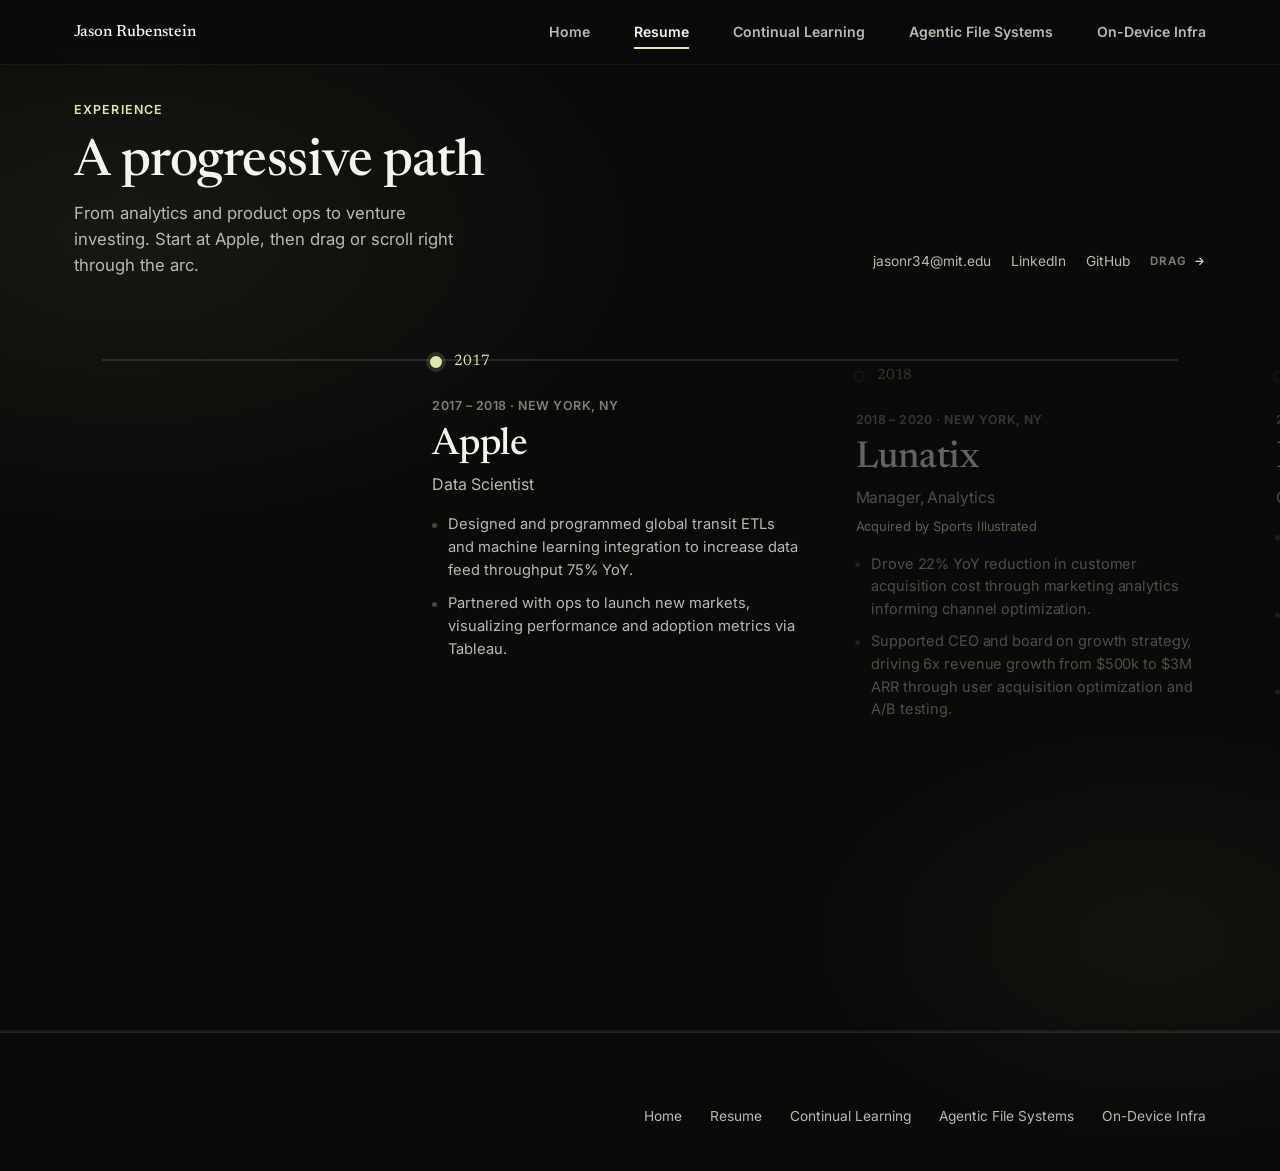
<file: resume.html>
<!DOCTYPE html>
<html lang="en">
<head>
<meta charset="UTF-8" />
<meta name="viewport" content="width=device-width, initial-scale=1.0" />
<title>Resume — Jason Rubenstein</title>
<meta name="description" content="Jason Rubenstein's experience timeline: Apple, Lunatix, HearMeCheer, Compass, Amazon, MIT Sloan, and Flybridge." />
<link rel="preconnect" href="https://fonts.googleapis.com">
<link rel="preconnect" href="https://fonts.gstatic.com" crossorigin>
<link href="https://fonts.googleapis.com/css2?family=Newsreader:wght@500&family=Inter:wght@400;600&display=swap" rel="stylesheet">
<link rel="stylesheet" href="css/style.css">
</head>
<body class="resume-page">

<div class="scroll-progress" aria-hidden="true"></div>

<nav class="site-nav">
  <div class="site-nav__inner">
    <a href="/" class="site-nav__brand">Jason Rubenstein</a>
    <button class="site-nav__toggle" aria-label="Toggle menu" aria-expanded="false">
      <span></span><span></span><span></span>
    </button>
    <div class="site-nav__links">
      <a href="/">Home</a>
      <a href="/resume" class="is-active">Resume</a>
      <a href="/continual-learning">Continual Learning</a>
      <a href="/agentic-file-systems">Agentic File Systems</a>
      <a href="/on-device-infra">On-Device Infra</a>
    </div>
  </div>
</nav>

<main class="resume-main">

  <header class="resume-intro">
    <div class="resume-intro__copy">
      <span class="eyebrow">Experience</span>
      <h1 class="word-reveal">A progressive path</h1>
      <p class="lede">From analytics and product ops to venture investing. Start at Apple, then drag or scroll right through the arc.</p>
    </div>
    <div class="resume-intro__meta">
      <a href="mailto:jasonr34@mit.edu">jasonr34@mit.edu</a>
      <a href="https://www.linkedin.com/in/jasonr34" target="_blank" rel="noopener">LinkedIn</a>
      <a href="https://github.com/jasonrubenstein18" target="_blank" rel="noopener">GitHub</a>
      <span class="resume-scroll-hint" aria-hidden="true">Drag <span>→</span></span>
    </div>
  </header>

  <div class="resume-track-wrap" id="resume-track" tabindex="0" aria-label="Experience timeline. Drag, scroll horizontally, or use arrow keys.">
    <div class="resume-track" role="list">
      <div class="resume-track__spacer" aria-hidden="true"></div>

      <article class="resume-stop" role="listitem" data-year="2017">
        <div class="resume-stop__marker" aria-hidden="true">
          <span class="resume-stop__dot"></span>
          <span class="resume-stop__year">2017</span>
        </div>
        <div class="resume-stop__body">
          <p class="resume-stop__when">2017 – 2018 · New York, NY</p>
          <h2>Apple</h2>
          <p class="resume-stop__role">Data Scientist</p>
          <ul>
            <li>Designed and programmed global transit ETLs and machine learning integration to increase data feed throughput 75% YoY.</li>
            <li>Partnered with ops to launch new markets, visualizing performance and adoption metrics via Tableau.</li>
          </ul>
        </div>
      </article>

      <article class="resume-stop" role="listitem" data-year="2018">
        <div class="resume-stop__marker" aria-hidden="true">
          <span class="resume-stop__dot"></span>
          <span class="resume-stop__year">2018</span>
        </div>
        <div class="resume-stop__body">
          <p class="resume-stop__when">2018 – 2020 · New York, NY</p>
          <h2>Lunatix</h2>
          <p class="resume-stop__role">Manager, Analytics</p>
          <p class="resume-stop__note">Acquired by Sports Illustrated</p>
          <ul>
            <li>Drove 22% YoY reduction in customer acquisition cost through marketing analytics informing channel optimization.</li>
            <li>Supported CEO and board on growth strategy, driving 6x revenue growth from $500k to $3M ARR through user acquisition optimization and A/B testing.</li>
          </ul>
        </div>
      </article>

      <article class="resume-stop" role="listitem" data-year="2020">
        <div class="resume-stop__marker" aria-hidden="true">
          <span class="resume-stop__dot"></span>
          <span class="resume-stop__year">2020</span>
        </div>
        <div class="resume-stop__body">
          <p class="resume-stop__when">2020 – 2022 · New York, NY</p>
          <h2>HearMeCheer</h2>
          <p class="resume-stop__role">Co-Founder, Chief Operating Officer</p>
          <ul>
            <li>Raised $400k seed funding at $8M valuation and co-authored a patent on audio data aggregation technology.</li>
            <li>Generated $500k revenue from ESPN, NY Red Bulls, LAFC, and DNC through strategic sales and product prioritization.</li>
            <li>Led a 4-person technical team and managed client relationships, delivering product enhancements on compressed timelines.</li>
          </ul>
        </div>
      </article>

      <article class="resume-stop" role="listitem" data-year="2021">
        <div class="resume-stop__marker" aria-hidden="true">
          <span class="resume-stop__dot"></span>
          <span class="resume-stop__year">2021</span>
        </div>
        <div class="resume-stop__body">
          <p class="resume-stop__when">2021 – 2022 · New York, NY</p>
          <h2>Compass Real Estate</h2>
          <p class="resume-stop__role">Business Intelligence Engineer · FP&amp;A, Product</p>
          <ul>
            <li>Delivered executive KPIs and budget forecasts with 150 bps accuracy, supporting the CFO's quarterly planning and resource allocation.</li>
            <li>Reduced gross margin model run-time 95% (5 hours to 15 minutes), enabling real-time profitability analysis.</li>
            <li>Partnered with the CFO's office to prepare research ahead of quarterly earnings calls, anticipating analyst questions.</li>
          </ul>
        </div>
      </article>

      <article class="resume-stop" role="listitem" data-year="2022">
        <div class="resume-stop__marker" aria-hidden="true">
          <span class="resume-stop__dot"></span>
          <span class="resume-stop__year">2022</span>
        </div>
        <div class="resume-stop__body">
          <p class="resume-stop__when">2022 – 2025 · New York, NY</p>
          <h2>Amazon</h2>
          <p class="resume-stop__role">Business Intelligence Engineer · Ads Forecasting Economics &amp; Science, Pubtech</p>
          <ul>
            <li>Forecasted $10B+ DSP revenue with under 5% MAPE using hierarchical time-series models, directly informing annual planning.</li>
            <li>Delivered quarterly forecast outputs to VP-level stakeholders and partnered with economists on deep-dives informing 9-figure investment decisions.</li>
            <li>Fine-tuned an AI model on company financial data with a Slack interface for self-service questions, reaching 500+ queries per week across 50+ finance partners.</li>
            <li>Developed a classification model improving ad delivery by 450 bps and reducing under-delivery costs by $1.7M monthly.</li>
          </ul>
        </div>
      </article>

      <article class="resume-stop resume-stop--edu" role="listitem" data-year="2025">
        <div class="resume-stop__marker" aria-hidden="true">
          <span class="resume-stop__dot"></span>
          <span class="resume-stop__year">2025</span>
        </div>
        <div class="resume-stop__body">
          <p class="resume-stop__when">2025 – Present · Cambridge, MA</p>
          <h2>MIT Sloan</h2>
          <p class="resume-stop__role">MBA Candidate · Class of 2027</p>
          <ul>
            <li>Fintech Club, VC &amp; PE Club, AI &amp; ML Club, Technology Club, Blockchain Club, Ski Club.</li>
            <li>Teaching Assistant for 15.714 (Executive MBA Competitive Strategy), Spring 2026.</li>
            <li>Cross-registered into Course 22 for Intro to Sustainable Energy and Applied Nuclear Physics.</li>
            <li>Partner at TNT (tnt.so), focused on Harvard and MIT student founders.</li>
          </ul>
          <p class="resume-stop__prior">Earlier: B.S. Sport Management, Minor in Economics · UMass Amherst · 2013 – 2017</p>
        </div>
      </article>

      <article class="resume-stop resume-stop--current" role="listitem" data-year="2026">
        <div class="resume-stop__marker" aria-hidden="true">
          <span class="resume-stop__dot"></span>
          <span class="resume-stop__year">2026</span>
        </div>
        <div class="resume-stop__body">
          <p class="resume-stop__when">2026 · New York, NY</p>
          <h2>Flybridge</h2>
          <p class="resume-stop__role">Venture Capital Investor · Intern</p>
          <ul>
            <li>Authored theses on edge AI infrastructure, continual learning, and agentic file systems and presented to the investment team.</li>
            <li>Evaluate direct (seed, series A–C) investments across AI infrastructure, vertical AI, and embodied AI system spaces. Prepare market maps, investment memorandums, and present findings to IC.</li>
            <li>Led diligence on early-stage robotics and infrastructure startups, producing investment memos with competitive analysis and recommendations.</li>
            <li>Sourced and conducted expert conversations with AI researchers and operators for diligence and thesis feedback.</li>
            <li>Built a Slack bot that lets the team interact with each other's Granola notes, accelerating diligence and IC reviews.</li>
          </ul>
        </div>
      </article>

      <aside class="resume-stop resume-stop--end" role="listitem" aria-label="Additional information">
        <div class="resume-stop__marker" aria-hidden="true">
          <span class="resume-stop__dot"></span>
          <span class="resume-stop__year">Now</span>
        </div>
        <div class="resume-stop__body">
          <p class="resume-stop__when">Additional</p>
          <h2>Also</h2>
          <ul>
            <li>Angel investor.</li>
            <li>Volunteer math and economics tutor with City Tutors for local high school and undergraduate students.</li>
          </ul>
          <p class="resume-end-cta">
            <a href="/continual-learning" class="link-accent">Read the theses →</a>
          </p>
        </div>
      </aside>

      <div class="resume-track__spacer" aria-hidden="true"></div>

    </div>
    <div class="resume-spine" aria-hidden="true">
      <div class="resume-spine__track"></div>
      <div class="resume-spine__fill" id="resume-spine-fill"></div>
    </div>
  </div>

  <div class="resume-progress" aria-hidden="true">
    <div class="resume-progress__fill" id="resume-progress-fill"></div>
  </div>

</main>

<footer class="site-footer">
  <div class="site-footer__inner">
    <nav class="site-footer__nav">
      <a href="/">Home</a>
      <a href="/resume">Resume</a>
      <a href="/continual-learning">Continual Learning</a>
      <a href="/agentic-file-systems">Agentic File Systems</a>
      <a href="/on-device-infra">On-Device Infra</a>
    </nav>
  </div>
</footer>

<script src="js/main.js"></script>
</body>
</html>
</file>
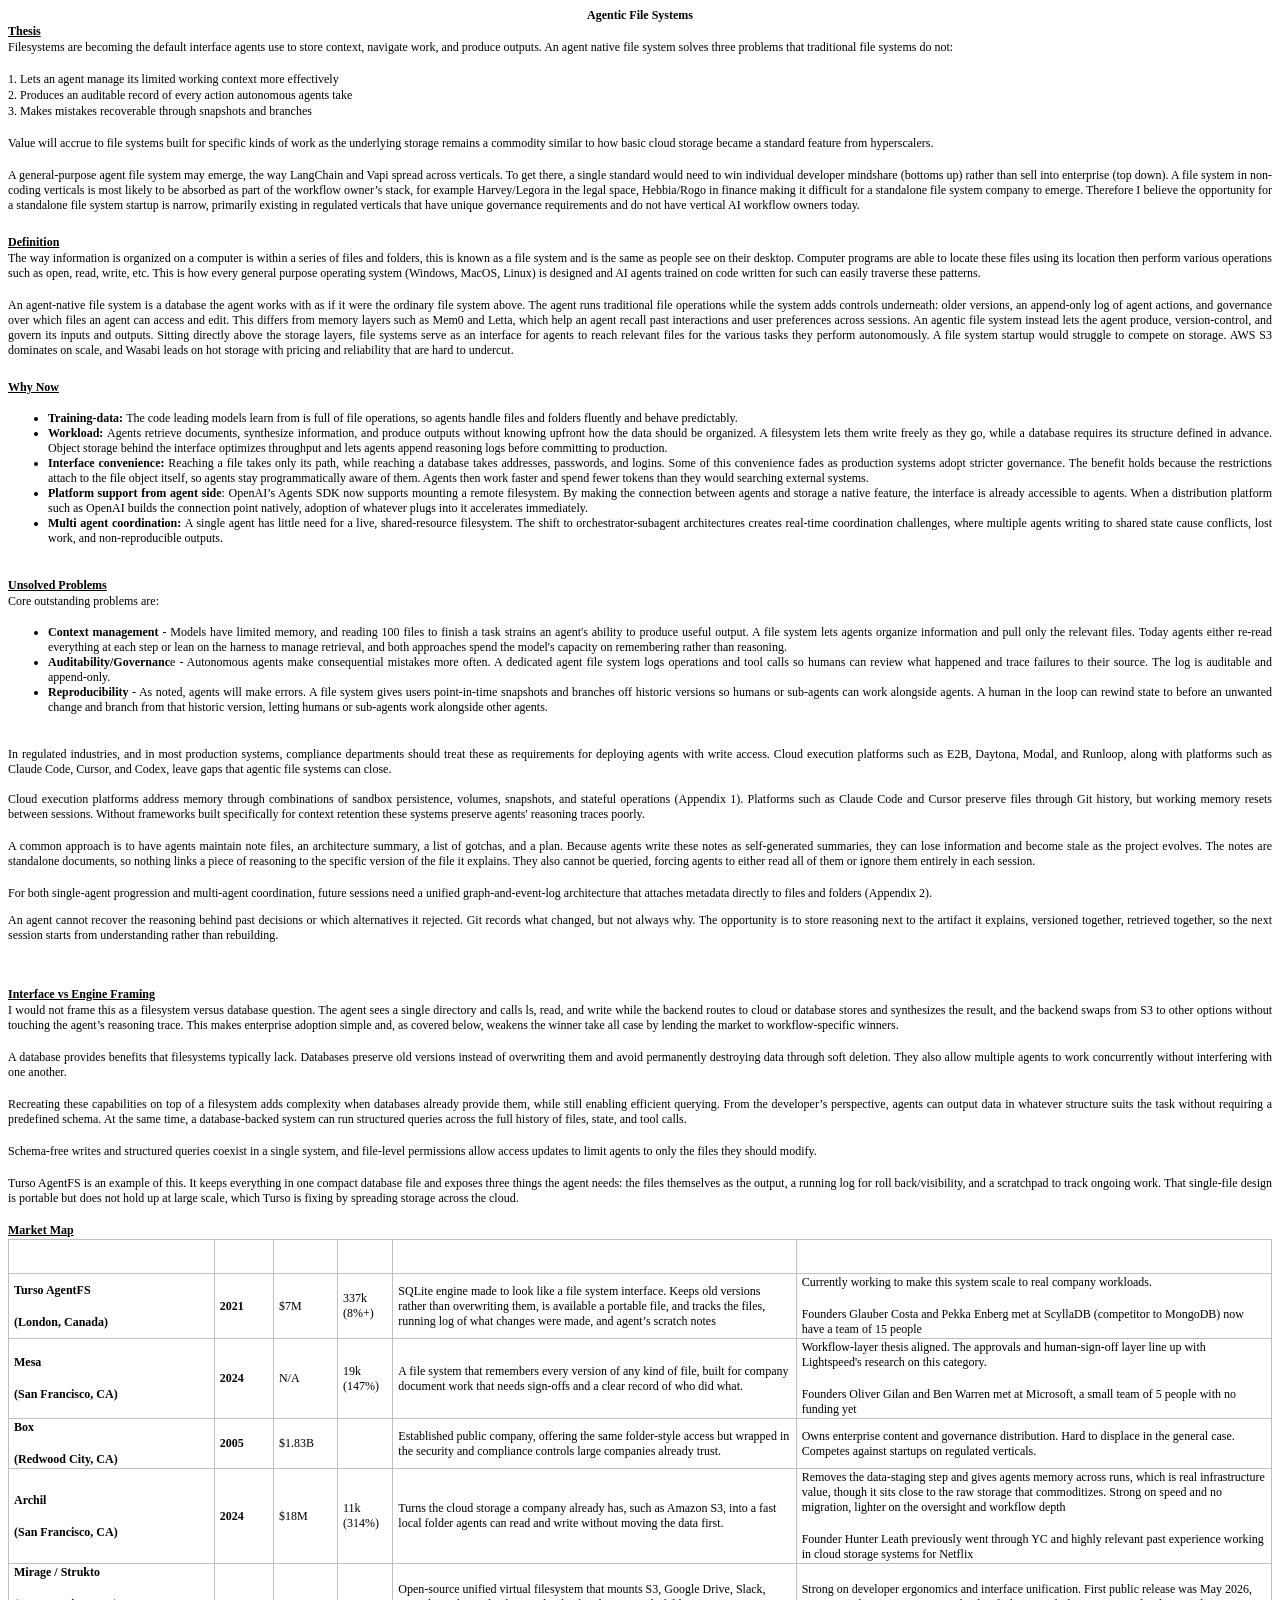
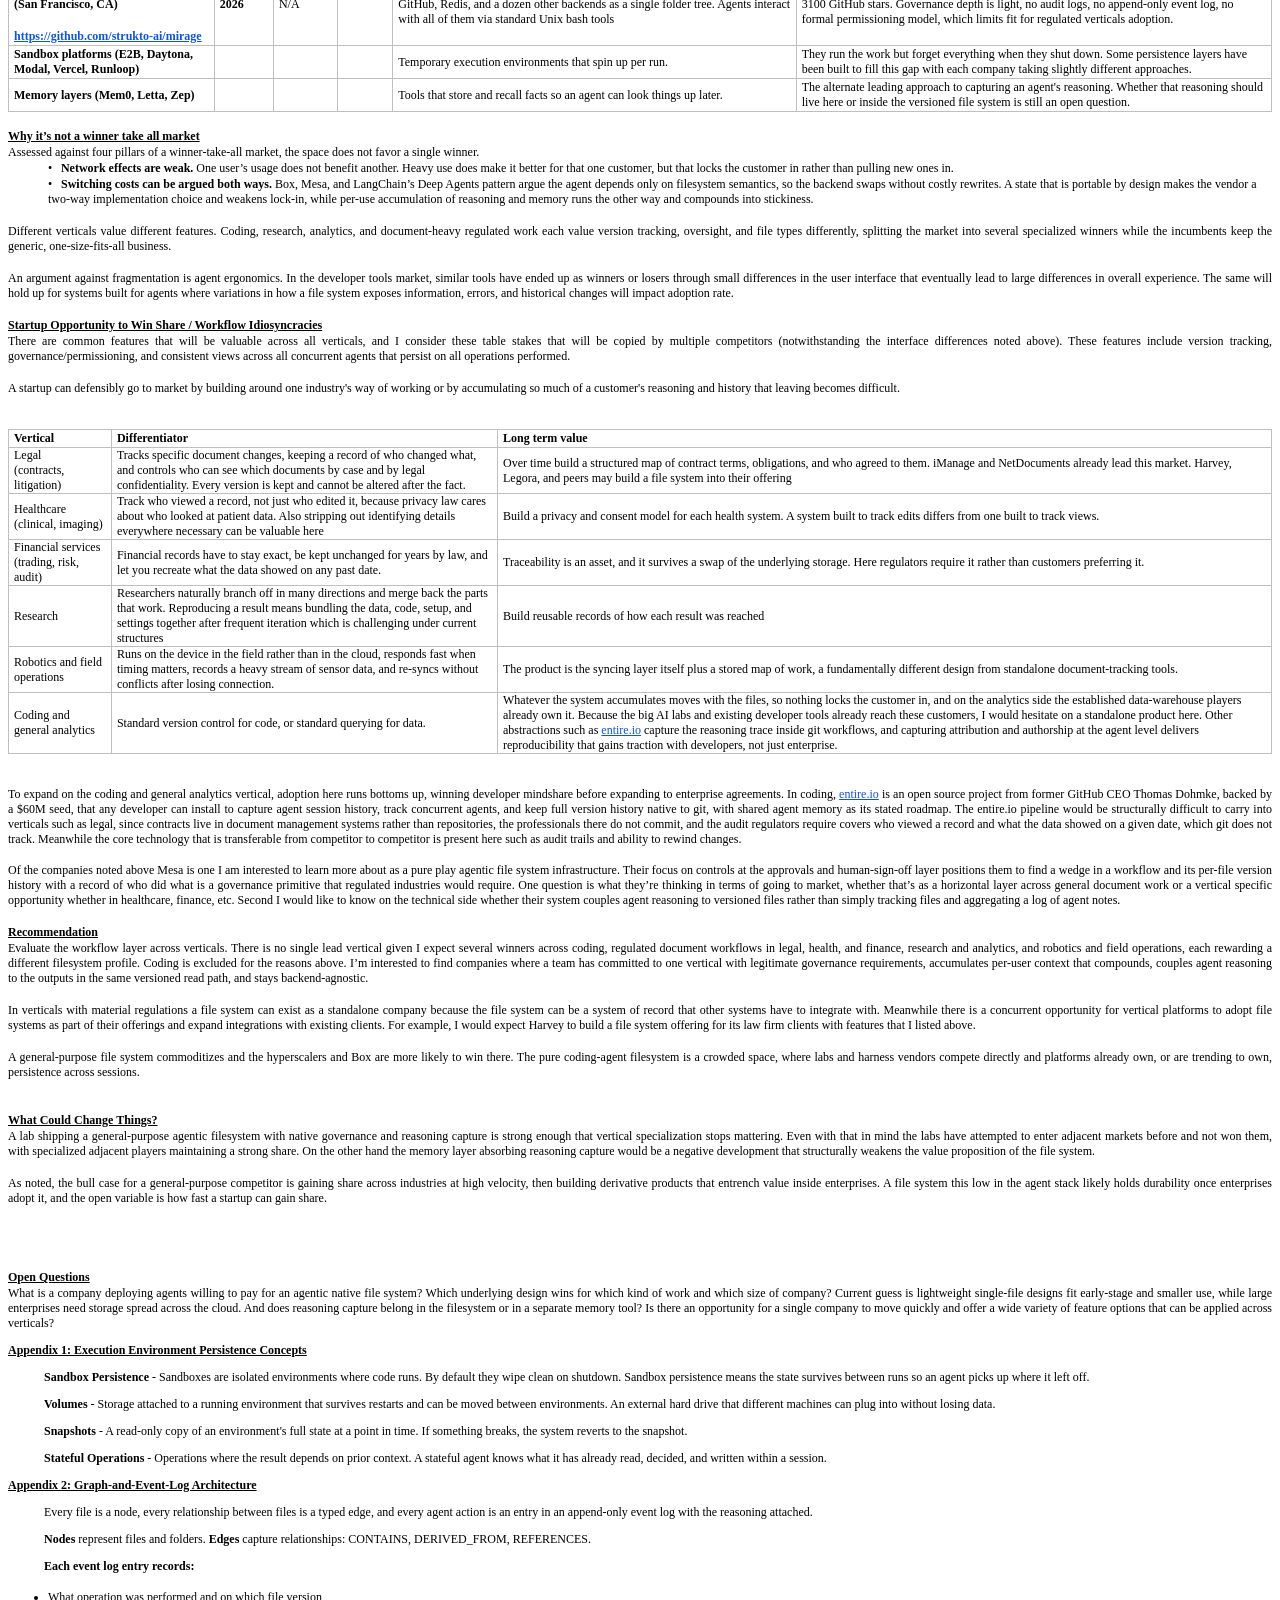
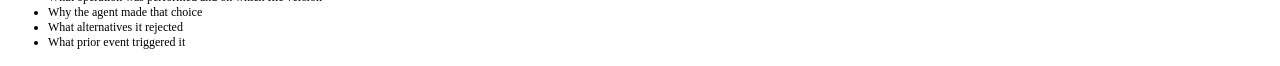
<file: source-docs/Agentic_File_Systems_Thesis.html>
<!DOCTYPE html PUBLIC "-//W3C//DTD HTML 4.01//EN" "http://www.w3.org/TR/html4/strict.dtd">
<html>
<head>
  <meta http-equiv="Content-Type" content="text/html; charset=utf-8">
  <meta http-equiv="Content-Style-Type" content="text/css">
  <title></title>
  <meta name="Generator" content="Cocoa HTML Writer">
  <meta name="CocoaVersion" content="2685.6">
  <style type="text/css">
    p.p1 {margin: 1.0px 0.0px 1.0px 0.0px; text-align: center; font: 12.0px 'Times New Roman'}
    p.p2 {margin: 1.0px 0.0px 1.0px 0.0px; text-align: justify; font: 12.0px 'Times New Roman'}
    p.p3 {margin: 1.0px 0.0px 1.0px 0.0px; text-align: justify; font: 12.0px Times; min-height: 14.0px}
    p.p4 {margin: 0.0px 0.0px 6.0px 0.0px; text-align: justify; font: 12.0px 'Times New Roman'}
    p.p6 {margin: 0.0px 0.0px 0.0px 0.0px; text-align: justify; font: 12.0px 'Times New Roman'}
    p.p8 {margin: 0.0px 0.0px 0.0px 0.0px; text-align: justify; font: 12.0px Times; min-height: 14.0px}
    p.p9 {margin: 12.0px 0.0px 12.0px 0.0px; text-align: justify; font: 12.0px 'Times New Roman'}
    p.p10 {margin: 1.0px 0.0px 1.0px 0.0px; text-align: center; font: 12.0px 'Times New Roman'; color: #ffffff}
    p.p11 {margin: 1.0px 0.0px 1.0px 0.0px; font: 12.0px 'Times New Roman'}
    p.p12 {margin: 1.0px 0.0px 1.0px 0.0px; font: 12.0px Times; min-height: 14.0px}
    p.p13 {margin: 1.0px 0.0px 1.0px 0.0px; font: 12.0px 'Times New Roman'; color: #1155cc}
    p.p14 {margin: 1.0px 0.0px 1.0px 0.0px; text-align: justify; font: 12.0px 'Times New Roman'; min-height: 15.0px}
    p.p15 {margin: 1.0px 0.0px 1.0px 40.0px; font: 12.0px 'Times New Roman'}
    p.p16 {margin: 0.0px 0.0px 0.0px 0.0px; font: 12.0px 'Times New Roman'}
    p.p17 {margin: 0.0px 0.0px 6.0px 0.0px; text-align: justify; font: 12.0px Times; min-height: 14.0px}
    p.p18 {margin: 12.0px 0.0px 12.0px 36.0px; text-align: justify; font: 12.0px 'Times New Roman'}
    li.li5 {margin: 1.0px 0.0px 0.0px 0.0px; text-align: justify; font: 12.0px 'Times New Roman'}
    li.li6 {margin: 0.0px 0.0px 0.0px 0.0px; text-align: justify; font: 12.0px 'Times New Roman'}
    li.li7 {margin: 0.0px 0.0px 1.0px 0.0px; text-align: justify; font: 12.0px 'Times New Roman'}
    li.li16 {margin: 0.0px 0.0px 0.0px 0.0px; font: 12.0px 'Times New Roman'}
    li.li19 {margin: 12.0px 0.0px 0.0px 0.0px; font: 12.0px 'Times New Roman'}
    li.li20 {margin: 0.0px 0.0px 12.0px 0.0px; font: 12.0px 'Times New Roman'}
    span.s1 {text-decoration: underline}
    span.s2 {font: 7.0px 'Times New Roman'}
    span.s3 {color: #000000}
    span.s4 {text-decoration: underline ; color: #1155cc}
    table.t1 {border-collapse: collapse}
    td.td1 {border-style: solid; border-width: 1.0px 1.0px 1.0px 1.0px; border-color: #bfbfbf #bfbfbf #bfbfbf #bfbfbf; padding: 0.0px 5.0px 0.0px 5.0px}
    ul.ul1 {list-style-type: disc}
  </style>
</head>
<body>
<p class="p1"><b>Agentic File Systems</b><b></b></p>
<p class="p2"><span class="s1"><b>Thesis</b></span></p>
<p class="p2">Filesystems are becoming the default interface agents use to store context, navigate work, and produce outputs. An agent native file system solves three problems that traditional file systems do not:</p>
<p class="p3"><br></p>
<p class="p2">1. Lets an agent manage its limited working context more effectively</p>
<p class="p2">2. Produces an auditable record of every action autonomous agents take</p>
<p class="p2">3. Makes mistakes recoverable through snapshots and branches</p>
<p class="p3"><br></p>
<p class="p2">Value will accrue to file systems built for specific kinds of work as the underlying storage remains a commodity similar to how basic cloud storage became a standard feature from hyperscalers.</p>
<p class="p3"><br></p>
<p class="p4">A general-purpose agent file system may emerge, the way LangChain and Vapi spread across verticals. To get there, a single standard would need to win individual developer mindshare (bottoms up) rather than sell into enterprise (top down). A file system in non-coding verticals is most likely to be absorbed as part of the workflow owner’s stack, for example Harvey/Legora in the legal space, Hebbia/Rogo in finance making it difficult for a standalone file system company to emerge. Therefore I believe the opportunity for a standalone file system startup is narrow, primarily existing in regulated verticals that have unique governance requirements and do not have vertical AI workflow owners today.</p>
<p class="p3"><br></p>
<p class="p2"><span class="s1"><b>Definition</b><b></b></span></p>
<p class="p2">The way information is organized on a computer is within a series of files and folders, this is known as a file system and is the same as people see on their desktop. Computer programs are able to locate these files using its location then perform various operations such as open, read, write, etc. This is how every general purpose operating system (Windows, MacOS, Linux) is designed and AI agents trained on code written for such can easily traverse these patterns.</p>
<p class="p3"><br></p>
<p class="p4">An agent-native file system is a database the agent works with as if it were the ordinary file system above. The agent runs traditional file operations while the system adds controls underneath: older versions, an append-only log of agent actions, and governance over which files an agent can access and edit. This differs from memory layers such as Mem0 and Letta, which help an agent recall past interactions and user preferences across sessions. An agentic file system instead lets the agent produce, version-control, and govern its inputs and outputs. Sitting directly above the storage layers, file systems serve as an interface for agents to reach relevant files for the various tasks they perform autonomously. A file system startup would struggle to compete on storage. AWS S3 dominates on scale, and Wasabi leads on hot storage with pricing and reliability that are hard to undercut.</p>
<p class="p3"><br></p>
<p class="p2"><span class="s1"><b>Why Now</b><b></b></span></p>
<ul class="ul1">
  <li class="li5"><b>Training-data: </b>The code leading models learn from is full of file operations, so agents handle files and folders fluently and behave predictably.<span class="Apple-converted-space"> </span></li>
  <li class="li6"><b>Workload: </b>Agents retrieve documents, synthesize information, and produce outputs without knowing upfront how the data should be organized. A filesystem lets them write freely as they go, while a database requires its structure defined in advance. Object storage behind the interface optimizes throughput and lets agents append reasoning logs before committing to production.</li>
  <li class="li6"><b>Interface convenience: </b>Reaching a file takes only its path, while reaching a database takes addresses, passwords, and logins. Some of this convenience fades as production systems adopt stricter governance. The benefit holds because the restrictions attach to the file object itself, so agents stay programmatically aware of them. Agents then work faster and spend fewer tokens than they would searching external systems.<span class="Apple-converted-space"> </span></li>
  <li class="li6"><b>Platform support from agent side</b>: OpenAI’s Agents SDK now supports mounting a remote filesystem. By making the connection between agents and storage a native feature, the interface is already accessible to agents. When a distribution platform such as OpenAI builds the connection point natively, adoption of whatever plugs into it accelerates immediately.</li>
  <li class="li7"><b>Multi agent coordination: </b>A single agent has little need for a live, shared-resource filesystem. The shift to orchestrator-subagent architectures creates real-time coordination challenges, where multiple agents writing to shared state cause conflicts, lost work, and non-reproducible outputs.<span class="Apple-converted-space"> </span></li>
</ul>
<p class="p3"><br></p>
<p class="p2"><span class="s1"><b>Unsolved Problems</b><b></b></span></p>
<p class="p2">Core outstanding problems are:</p>
<ul class="ul1">
  <li class="li5"><b>Context management</b> - Models have limited memory, and reading 100 files to finish a task strains an agent's ability to produce useful output. A file system lets agents organize information and pull only the relevant files. Today agents either re-read everything at each step or lean on the harness to manage retrieval, and both approaches spend the model's capacity on remembering rather than reasoning.</li>
  <li class="li6"><b>Auditability/Governanc</b>e -<span class="s2"> </span>Autonomous agents make consequential mistakes more often. A dedicated agent file system logs operations and tool calls so humans can review what happened and trace failures to their source. The log is auditable and append-only.</li>
  <li class="li7"><b>Reproducibility</b> - As noted, agents will make errors. A file system gives users point-in-time snapshots and branches off historic versions so humans or sub-agents can work alongside agents. A human in the loop can rewind state to before an unwanted change and branch from that historic version, letting humans or sub-agents work alongside other agents.</li>
</ul>
<p class="p3"><br></p>
<p class="p6">In regulated industries, and in most production systems, compliance departments should treat these as requirements for deploying agents with write access. Cloud execution platforms such as E2B, Daytona, Modal, and Runloop, along with platforms such as Claude Code, Cursor, and Codex, leave gaps that agentic file systems can close.</p>
<p class="p8"><br></p>
<p class="p6">Cloud execution platforms address memory through combinations of sandbox persistence, volumes, snapshots, and stateful operations (Appendix 1). Platforms such as Claude Code and Cursor preserve files through Git history, but working memory resets between sessions. Without frameworks built specifically for context retention these systems preserve agents' reasoning traces poorly.</p>
<p class="p3"><br></p>
<p class="p2">A common approach is to have agents maintain note files, an architecture summary, a list of gotchas, and a plan. Because agents write these notes as self-generated summaries, they can lose information and become stale as the project evolves. The notes are standalone documents, so nothing links a piece of reasoning to the specific version of the file it explains. They also cannot be queried, forcing agents to either read all of them or ignore them entirely in each session.</p>
<p class="p3"><br></p>
<p class="p2">For both single-agent progression and multi-agent coordination, future sessions need a unified graph-and-event-log architecture that attaches metadata directly to files and folders (Appendix 2).</p>
<p class="p9">An agent cannot recover the reasoning behind past decisions or which alternatives it rejected. Git records what changed, but not always why. The opportunity is to store reasoning next to the artifact it explains, versioned together, retrieved together, so the next session starts from understanding rather than rebuilding.</p>
<p class="p3"><br></p>
<p class="p3"><br></p>
<p class="p2"><span class="s1"><b>Interface vs Engine Framing</b></span></p>
<p class="p2">I would not frame this as a filesystem versus database question. The agent sees a single directory and calls ls, read, and write while the backend routes to cloud or database stores and synthesizes the result, and the backend swaps from S3 to other options without touching the agent’s reasoning trace. This makes enterprise adoption simple and, as covered below, weakens the winner take all case by lending the market to workflow-specific winners.</p>
<p class="p3"><br></p>
<p class="p2">A database provides benefits that filesystems typically lack. Databases preserve old versions instead of overwriting them and avoid permanently destroying data through soft deletion. They also allow multiple agents to work concurrently without interfering with one another.</p>
<p class="p3"><br></p>
<p class="p2">Recreating these capabilities on top of a filesystem adds complexity when databases already provide them, while still enabling efficient querying. From the developer’s perspective, agents can output data in whatever structure suits the task without requiring a predefined schema. At the same time, a database-backed system can run structured queries across the full history of files, state, and tool calls.</p>
<p class="p3"><br></p>
<p class="p2">Schema-free writes and structured queries coexist in a single system, and file-level permissions allow access updates to limit agents to only the files they should modify.</p>
<p class="p3"><br></p>
<p class="p2">Turso AgentFS is an example of this. It keeps everything in one compact database file and exposes three things the agent needs: the files themselves as the output, a running log for roll back/visibility, and a scratchpad to track ongoing work. That single-file design is portable but does not hold up at large scale, which Turso is fixing by spreading storage across the cloud.</p>
<p class="p3"><br></p>
<p class="p2"><span class="s1"><b>Market Map</b><b></b></span></p>
<table cellspacing="0" cellpadding="0" class="t1">
  <tbody>
    <tr>
      <td valign="middle" class="td1">
        <p class="p10"><b>Company</b></p>
        <p class="p10"><b>(HQ)</b><b></b></p>
      </td>
      <td valign="middle" class="td1">
        <p class="p10"><b>Year Funded</b></p>
      </td>
      <td valign="middle" class="td1">
        <p class="p10"><b>Total Funding</b></p>
      </td>
      <td valign="middle" class="td1">
        <p class="p10"><b>Web Traffic</b></p>
      </td>
      <td valign="middle" class="td1">
        <p class="p10"><b>What it is</b></p>
      </td>
      <td valign="middle" class="td1">
        <p class="p10"><b>View / Thoughts on Team</b></p>
      </td>
    </tr>
    <tr>
      <td valign="middle" class="td1">
        <p class="p11"><b>Turso AgentFS</b></p>
        <p class="p12"><br></p>
        <p class="p11"><b>(London, Canada)</b></p>
      </td>
      <td valign="middle" class="td1">
        <p class="p11"><b>2021</b></p>
      </td>
      <td valign="middle" class="td1">
        <p class="p11">$7M</p>
      </td>
      <td valign="middle" class="td1">
        <p class="p11">337k (8%+)</p>
      </td>
      <td valign="middle" class="td1">
        <p class="p11">SQLite engine made to look like a file system interface. Keeps old versions rather than overwriting them, is available a portable file, and tracks the files, running log of what changes were made, and agent’s scratch notes</p>
      </td>
      <td valign="middle" class="td1">
        <p class="p11">Currently working to make this system scale to real company workloads.<span class="Apple-converted-space"> </span></p>
        <p class="p12"><br></p>
        <p class="p11">Founders Glauber Costa and Pekka Enberg met at ScyllaDB (competitor to MongoDB) now have a team of 15 people</p>
      </td>
    </tr>
    <tr>
      <td valign="middle" class="td1">
        <p class="p11"><b>Mesa</b></p>
        <p class="p12"><br></p>
        <p class="p11"><b>(San Francisco, CA)</b></p>
      </td>
      <td valign="middle" class="td1">
        <p class="p11"><b>2024</b></p>
      </td>
      <td valign="middle" class="td1">
        <p class="p11">N/A</p>
      </td>
      <td valign="middle" class="td1">
        <p class="p11">19k (147%)</p>
      </td>
      <td valign="middle" class="td1">
        <p class="p11">A file system that remembers every version of any kind of file, built for company document work that needs sign-offs and a clear record of who did what.</p>
      </td>
      <td valign="middle" class="td1">
        <p class="p11">Workflow-layer thesis aligned. The approvals and human-sign-off layer line up with Lightspeed's research on this category.</p>
        <p class="p12"><br></p>
        <p class="p11">Founders Oliver Gilan and Ben Warren met at Microsoft, a small team of 5 people with no funding yet</p>
      </td>
    </tr>
    <tr>
      <td valign="middle" class="td1">
        <p class="p11"><b>Box</b></p>
        <p class="p12"><br></p>
        <p class="p11"><b>(Redwood City, CA)</b></p>
      </td>
      <td valign="middle" class="td1">
        <p class="p11"><b>2005</b></p>
      </td>
      <td valign="middle" class="td1">
        <p class="p11">$1.83B</p>
      </td>
      <td valign="middle" class="td1">
        <p class="p12"><br></p>
      </td>
      <td valign="middle" class="td1">
        <p class="p11">Established public company, offering the same folder-style access but wrapped in the security and compliance controls large companies already trust.</p>
      </td>
      <td valign="middle" class="td1">
        <p class="p11">Owns enterprise content and governance distribution. Hard to displace in the general case. Competes against startups on regulated verticals.</p>
      </td>
    </tr>
    <tr>
      <td valign="middle" class="td1">
        <p class="p11"><b>Archil</b></p>
        <p class="p12"><br></p>
        <p class="p11"><b>(San Francisco, CA)</b></p>
      </td>
      <td valign="middle" class="td1">
        <p class="p11"><b>2024</b></p>
      </td>
      <td valign="middle" class="td1">
        <p class="p11">$18M</p>
      </td>
      <td valign="middle" class="td1">
        <p class="p11">11k (314%)</p>
      </td>
      <td valign="middle" class="td1">
        <p class="p11">Turns the cloud storage a company already has, such as Amazon S3, into a fast local folder agents can read and write without moving the data first.</p>
      </td>
      <td valign="middle" class="td1">
        <p class="p11">Removes the data-staging step and gives agents memory across runs, which is real infrastructure value, though it sits close to the raw storage that commoditizes. Strong on speed and no migration, lighter on the oversight and workflow depth</p>
        <p class="p12"><br></p>
        <p class="p11">Founder Hunter Leath previously went through YC and highly relevant past experience working in cloud storage systems for Netflix</p>
      </td>
    </tr>
    <tr>
      <td valign="middle" class="td1">
        <p class="p11"><b>Mirage / Strukto</b></p>
        <p class="p12"><br></p>
        <p class="p11"><b>(San Francisco, CA)</b></p>
        <p class="p12"><br></p>
        <p class="p13"><span class="s1"><b>https://github.com/strukto-ai/mirage</b></span><span class="s3"><b><span class="Apple-converted-space"> </span></b></span></p>
      </td>
      <td valign="middle" class="td1">
        <p class="p11"><b>2026</b></p>
      </td>
      <td valign="middle" class="td1">
        <p class="p11">N/A</p>
      </td>
      <td valign="middle" class="td1">
        <p class="p12"><br></p>
      </td>
      <td valign="middle" class="td1">
        <p class="p11">Open-source unified virtual filesystem that mounts S3, Google Drive, Slack, GitHub, Redis, and a dozen other backends as a single folder tree. Agents interact with all of them via standard Unix bash tools</p>
      </td>
      <td valign="middle" class="td1">
        <p class="p11">Strong on developer ergonomics and interface unification. First public release was May 2026, 3100 GitHub stars. Governance depth is light, no audit logs, no append-only event log, no formal permissioning model, which limits fit for regulated verticals adoption.</p>
      </td>
    </tr>
    <tr>
      <td valign="middle" class="td1">
        <p class="p11"><b>Sandbox platforms (E2B, Daytona, Modal, Vercel, Runloop)</b></p>
      </td>
      <td valign="middle" class="td1">
        <p class="p12"><br></p>
      </td>
      <td valign="middle" class="td1">
        <p class="p12"><br></p>
      </td>
      <td valign="middle" class="td1">
        <p class="p12"><br></p>
      </td>
      <td valign="middle" class="td1">
        <p class="p11">Temporary execution environments that spin up per run.</p>
      </td>
      <td valign="middle" class="td1">
        <p class="p11">They run the work but forget everything when they shut down. Some persistence layers have been built to fill this gap with each company taking slightly different approaches.</p>
      </td>
    </tr>
    <tr>
      <td valign="middle" class="td1">
        <p class="p11"><b>Memory layers (Mem0, Letta, Zep)</b></p>
      </td>
      <td valign="middle" class="td1">
        <p class="p12"><br></p>
      </td>
      <td valign="middle" class="td1">
        <p class="p12"><br></p>
      </td>
      <td valign="middle" class="td1">
        <p class="p12"><br></p>
      </td>
      <td valign="middle" class="td1">
        <p class="p11">Tools that store and recall facts so an agent can look things up later.</p>
      </td>
      <td valign="middle" class="td1">
        <p class="p11">The alternate leading approach to capturing an agent's reasoning. Whether that reasoning should live here or inside the versioned file system is still an open question.</p>
      </td>
    </tr>
  </tbody>
</table>
<p class="p14"><span class="Apple-converted-space"> </span></p>
<p class="p2"><span class="s1"><b>Why it’s not a winner take all market</b></span></p>
<p class="p2">Assessed against four pillars of a winner-take-all market, the space does not favor a single winner.</p>
<p class="p15">•<span class="s2"> <span class="Apple-converted-space">    </span></span><b>Network effects are weak. </b>One user’s usage does not benefit another. Heavy use does make it better for that one customer, but that locks the customer in rather than pulling new ones in.</p>
<p class="p15">•<span class="s2"> <span class="Apple-converted-space">    </span></span><b>Switching costs can be argued both ways. </b>Box, Mesa, and LangChain’s Deep Agents pattern argue the agent depends only on filesystem semantics, so the backend swaps without costly rewrites. A state that is portable by design makes the vendor a two-way implementation choice and weakens lock-in, while per-use accumulation of reasoning and memory runs the other way and compounds into stickiness.</p>
<p class="p12"><br></p>
<p class="p2">Different verticals value different features. Coding, research, analytics, and document-heavy regulated work each value version tracking, oversight, and file types differently, splitting the market into several specialized winners while the incumbents keep the generic, one-size-fits-all business.</p>
<p class="p3"><br></p>
<p class="p2">An argument against fragmentation is agent ergonomics. In the developer tools market, similar tools have ended up as winners or losers through small differences in the user interface that eventually lead to large differences in overall experience. The same will hold up for systems built for agents where variations in how a file system exposes information, errors, and historical changes will impact adoption rate.<span class="Apple-converted-space"> </span></p>
<p class="p3"><br></p>
<p class="p2"><span class="s1"><b>Startup Opportunity to Win Share / Workflow Idiosyncracies</b><b></b></span></p>
<p class="p2">There are common features that will be valuable across all verticals, and I consider these table stakes that will be copied by multiple competitors (notwithstanding the interface differences noted above). These features include version tracking, governance/permissioning, and consistent views across all concurrent agents that persist on all operations performed.</p>
<p class="p3"><br></p>
<p class="p2">A startup can defensibly go to market by building around one industry's way of working or by accumulating so much of a customer's reasoning and history that leaving becomes difficult.</p>
<p class="p3"><br></p>
<p class="p3"><br></p>
<table cellspacing="0" cellpadding="0" class="t1">
  <tbody>
    <tr>
      <td valign="middle" class="td1">
        <p class="p2"><b>Vertical</b></p>
      </td>
      <td valign="middle" class="td1">
        <p class="p2"><b>Differentiator</b></p>
      </td>
      <td valign="middle" class="td1">
        <p class="p2"><b>Long term value</b></p>
      </td>
    </tr>
    <tr>
      <td valign="middle" class="td1">
        <p class="p16">Legal</p>
        <p class="p16">(contracts, litigation)</p>
      </td>
      <td valign="middle" class="td1">
        <p class="p16">Tracks specific document changes, keeping a record of who changed what, and controls who can see which documents by case and by legal confidentiality. Every version is kept and cannot be altered after the fact.</p>
      </td>
      <td valign="middle" class="td1">
        <p class="p16">Over time build a structured map of contract terms, obligations, and who agreed to them. iManage and NetDocuments already lead this market. Harvey, Legora, and peers may build a file system into their offering</p>
      </td>
    </tr>
    <tr>
      <td valign="middle" class="td1">
        <p class="p16">Healthcare<span class="Apple-converted-space"> </span></p>
        <p class="p16">(clinical, imaging)</p>
      </td>
      <td valign="middle" class="td1">
        <p class="p16">Track who viewed a record, not just who edited it, because privacy law cares about who looked at patient data. Also stripping out identifying details everywhere necessary can be valuable here</p>
      </td>
      <td valign="middle" class="td1">
        <p class="p16">Build a privacy and consent model for each health system. A system built to track edits differs from one built to track views.<span class="Apple-converted-space"> </span></p>
      </td>
    </tr>
    <tr>
      <td valign="middle" class="td1">
        <p class="p16">Financial services (trading, risk, audit)</p>
      </td>
      <td valign="middle" class="td1">
        <p class="p16">Financial records have to stay exact, be kept unchanged for years by law, and let you recreate what the data showed on any past date.</p>
      </td>
      <td valign="middle" class="td1">
        <p class="p16">Traceability is an asset, and it survives a swap of the underlying storage. Here regulators require it rather than customers preferring it.<span class="Apple-converted-space"> </span></p>
      </td>
    </tr>
    <tr>
      <td valign="middle" class="td1">
        <p class="p16">Research</p>
      </td>
      <td valign="middle" class="td1">
        <p class="p16">Researchers naturally branch off in many directions and merge back the parts that work. Reproducing a result means bundling the data, code, setup, and settings together after frequent iteration which is challenging under current structures</p>
      </td>
      <td valign="middle" class="td1">
        <p class="p16">Build reusable records of how each result was reached</p>
      </td>
    </tr>
    <tr>
      <td valign="middle" class="td1">
        <p class="p16">Robotics and field operations</p>
      </td>
      <td valign="middle" class="td1">
        <p class="p16">Runs on the device in the field rather than in the cloud, responds fast when timing matters, records a heavy stream of sensor data, and re-syncs without conflicts after losing connection.</p>
      </td>
      <td valign="middle" class="td1">
        <p class="p16">The product is the syncing layer itself plus a stored map of work, a fundamentally different design from standalone document-tracking tools.<span class="Apple-converted-space"> </span></p>
      </td>
    </tr>
    <tr>
      <td valign="middle" class="td1">
        <p class="p16">Coding and general analytics</p>
      </td>
      <td valign="middle" class="td1">
        <p class="p16">Standard version control for code, or standard querying for data.</p>
      </td>
      <td valign="middle" class="td1">
        <p class="p16">Whatever the system accumulates moves with the files, so nothing locks the customer in, and on the analytics side the established data-warehouse players already own it. Because the big AI labs and existing developer tools already reach these customers, I would hesitate on a standalone product here. Other abstractions such as <span class="s4">entire.io</span> capture the reasoning trace inside git workflows, and capturing attribution and authorship at the agent level delivers reproducibility that gains traction with developers, not just enterprise.<span class="Apple-converted-space"> </span></p>
      </td>
    </tr>
  </tbody>
</table>
<p class="p3"><br></p>
<p class="p3"><br></p>
<p class="p2">To expand on the coding and general analytics vertical, adoption here runs bottoms up, winning developer mindshare before expanding to enterprise agreements. In coding, <span class="s4">entire.io</span> is an open source project from former GitHub CEO Thomas Dohmke, backed by a $60M seed, that any developer can install to capture agent session history, track concurrent agents, and keep full version history native to git, with shared agent memory as its stated roadmap. The entire.io pipeline would be structurally difficult to carry into verticals such as legal, since contracts live in document management systems rather than repositories, the professionals there do not commit, and the audit regulators require covers who viewed a record and what the data showed on a given date, which git does not track. Meanwhile the core technology that is transferable from competitor to competitor is present here such as audit trails and ability to rewind changes.</p>
<p class="p8"><br></p>
<p class="p6">Of the companies noted above Mesa is one I am interested to learn more about as a pure play agentic file system infrastructure. Their focus on controls at the approvals and human-sign-off layer positions them to find a wedge in a workflow and its per-file version history with a record of who did what is a governance primitive that regulated industries would require. One question is what they’re thinking in terms of going to market, whether that’s as a horizontal layer across general document work or a vertical specific opportunity whether in healthcare, finance, etc. Second I would like to know on the technical side whether their system couples agent reasoning to versioned files rather than simply tracking files and aggregating a log of agent notes.</p>
<p class="p3"><br></p>
<p class="p2"><span class="s1"><b>Recommendation</b></span></p>
<p class="p2">Evaluate the workflow layer across verticals. There is no single lead vertical given I expect several winners across coding, regulated document workflows in legal, health, and finance, research and analytics, and robotics and field operations, each rewarding a different filesystem profile. Coding is excluded for the reasons above. I’m interested to find companies where a team has committed to one vertical with legitimate governance requirements, accumulates per-user context that compounds, couples agent reasoning to the outputs in the same versioned read path, and stays backend-agnostic.</p>
<p class="p3"><br></p>
<p class="p2">In verticals with material regulations a file system can exist as a standalone company because the file system can be a system of record that other systems have to integrate with. Meanwhile there is a concurrent opportunity for vertical platforms to adopt file systems as part of their offerings and expand integrations with existing clients. For example, I would expect Harvey to build a file system offering for its law firm clients with features that I listed above.</p>
<p class="p3"><br></p>
<p class="p2">A general-purpose file system commoditizes and the hyperscalers and Box are more likely to win there. The pure coding-agent filesystem is a crowded space, where labs and harness vendors compete directly and platforms already own, or are trending to own, persistence across sessions.<span class="Apple-converted-space"> </span></p>
<p class="p3"><br></p>
<p class="p3"><br></p>
<p class="p2"><span class="s1"><b>What Could Change Things?</b></span></p>
<p class="p2">A lab shipping a general-purpose agentic filesystem with native governance and reasoning capture is strong enough that vertical specialization stops mattering. Even with that in mind the labs have attempted to enter adjacent markets before and not won them, with specialized adjacent players maintaining a strong share. On the other hand the memory layer absorbing reasoning capture would be a negative development that structurally weakens the value proposition of the file system.</p>
<p class="p3"><br></p>
<p class="p4">As noted, the bull case for a general-purpose competitor is gaining share across industries at high velocity, then building derivative products that entrench value inside enterprises. A file system this low in the agent stack likely holds durability once enterprises adopt it, and the open variable is how fast a startup can gain share.</p>
<p class="p17"><br></p>
<p class="p17"><br></p>
<p class="p3"><br></p>
<p class="p2"><span class="s1"><b>Open Questions</b></span></p>
<p class="p2">What is a company deploying agents willing to pay for an agentic native file system? Which underlying design wins for which kind of work and which size of company? Current guess is lightweight single-file designs fit early-stage and smaller use, while large enterprises need storage spread across the cloud. And does reasoning capture belong in the filesystem or in a separate memory tool? Is there an opportunity for a single company to move quickly and offer a wide variety of feature options that can be applied across verticals?</p>
<p class="p9"><span class="s1"><b>Appendix 1: Execution Environment Persistence Concepts</b></span></p>
<p class="p18"><b>Sandbox Persistence</b> - Sandboxes are isolated environments where code runs. By default they wipe clean on shutdown. Sandbox persistence means the state survives between runs so an agent picks up where it left off.</p>
<p class="p18"><b>Volumes</b> - Storage attached to a running environment that survives restarts and can be moved between environments. An external hard drive that different machines can plug into without losing data.</p>
<p class="p18"><b>Snapshots</b> - A read-only copy of an environment's full state at a point in time. If something breaks, the system reverts to the snapshot.</p>
<p class="p18"><b>Stateful Operations</b> - Operations where the result depends on prior context. A stateful agent knows what it has already read, decided, and written within a session.</p>
<p class="p9"><span class="s1"><b>Appendix 2: Graph-and-Event-Log Architecture</b></span></p>
<p class="p18">Every file is a node, every relationship between files is a typed edge, and every agent action is an entry in an append-only event log with the reasoning attached.</p>
<p class="p18"><b>Nodes</b> represent files and folders. <b>Edges</b> capture relationships: CONTAINS, DERIVED_FROM, REFERENCES.</p>
<p class="p18"><b>Each event log entry records:</b></p>
<ul class="ul1">
  <li class="li19">What operation was performed and on which file version</li>
  <li class="li16">Why the agent made that choice</li>
  <li class="li16">What alternatives it rejected</li>
  <li class="li20">What prior event triggered it</li>
</ul>
</body>
</html>
</file>
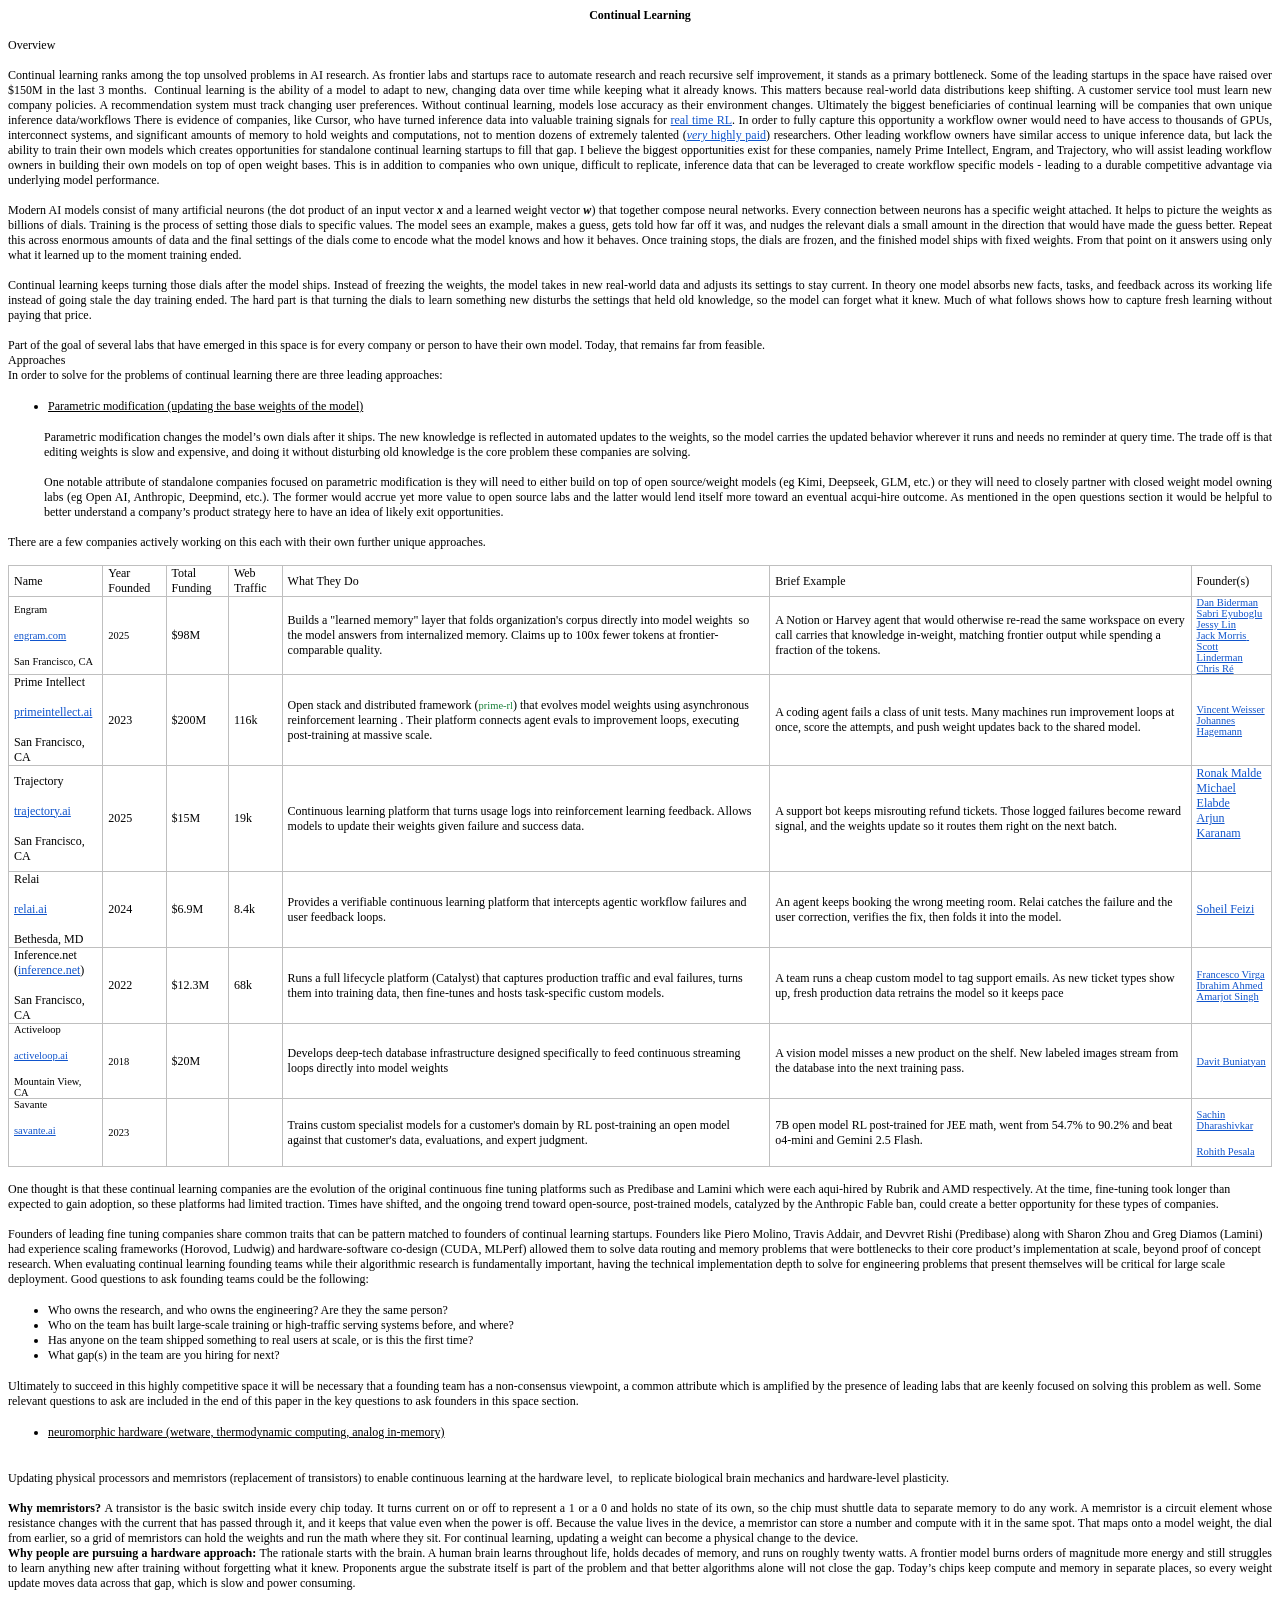
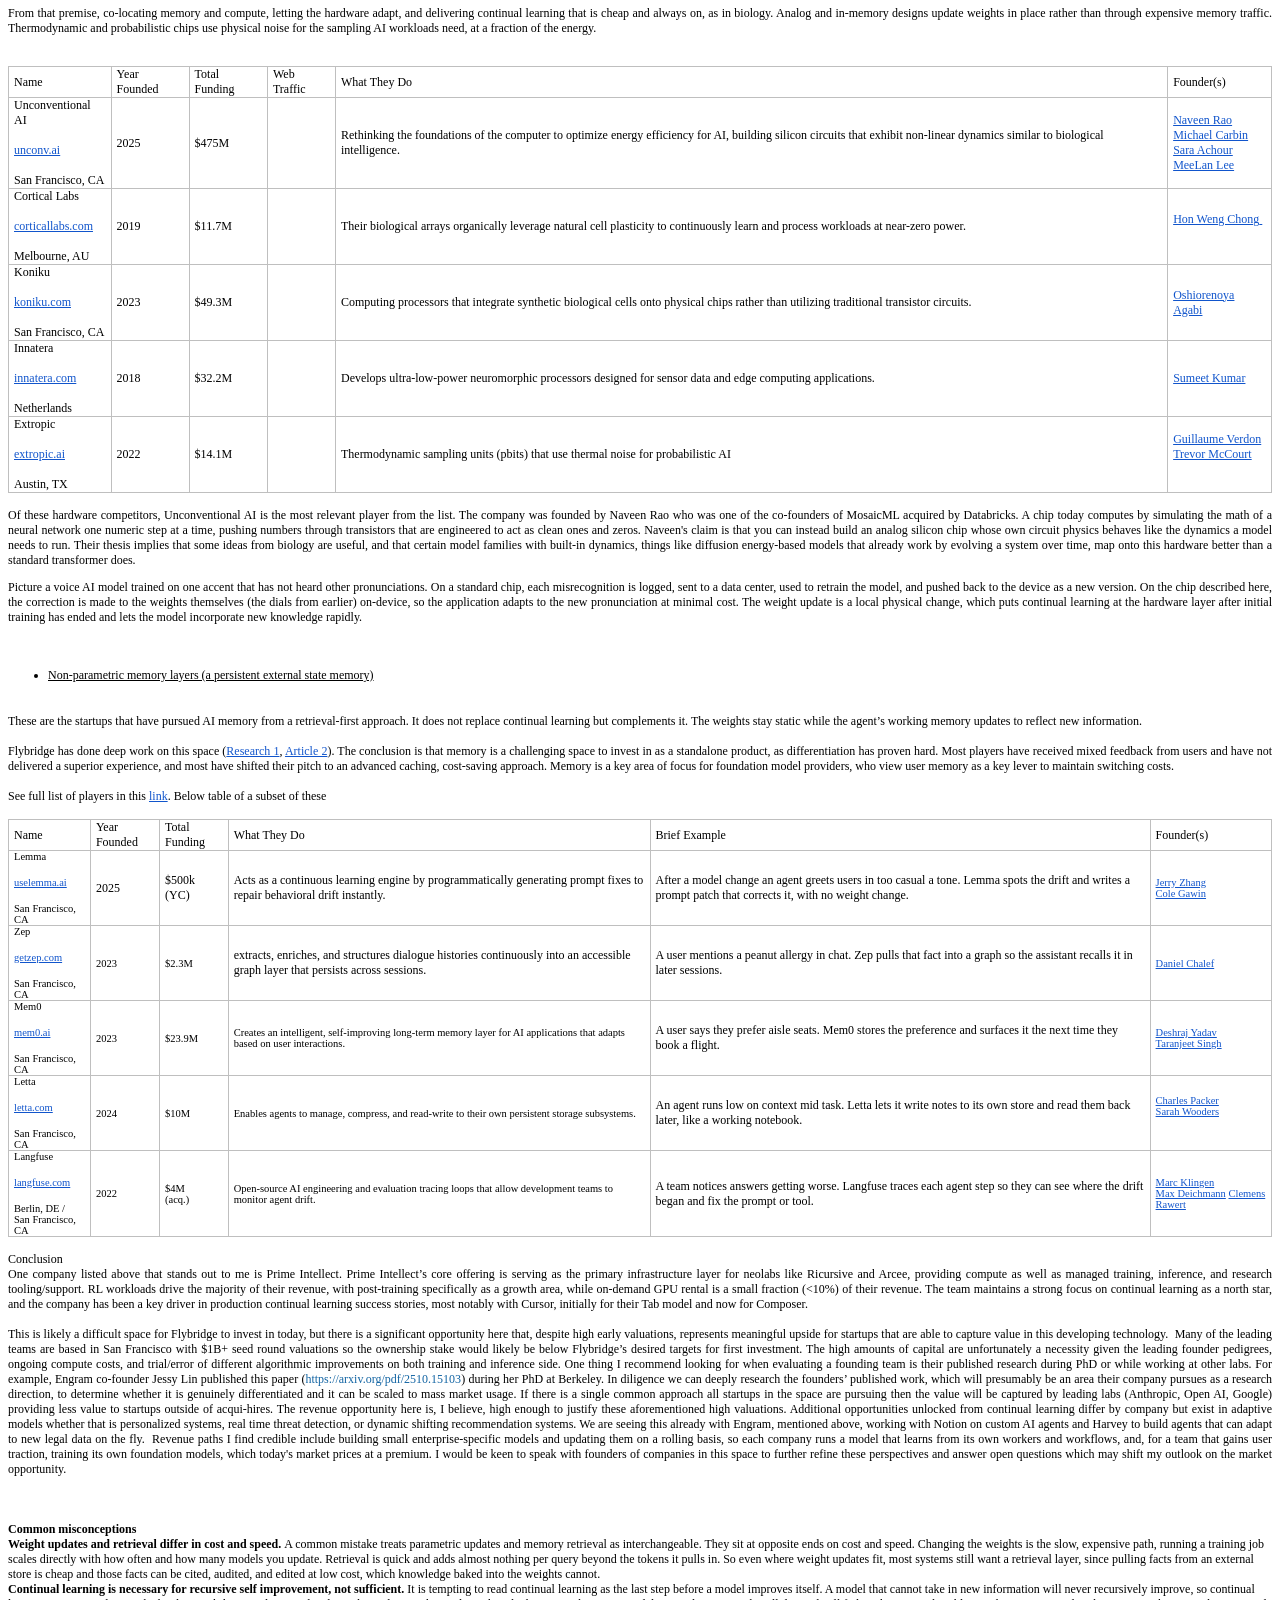
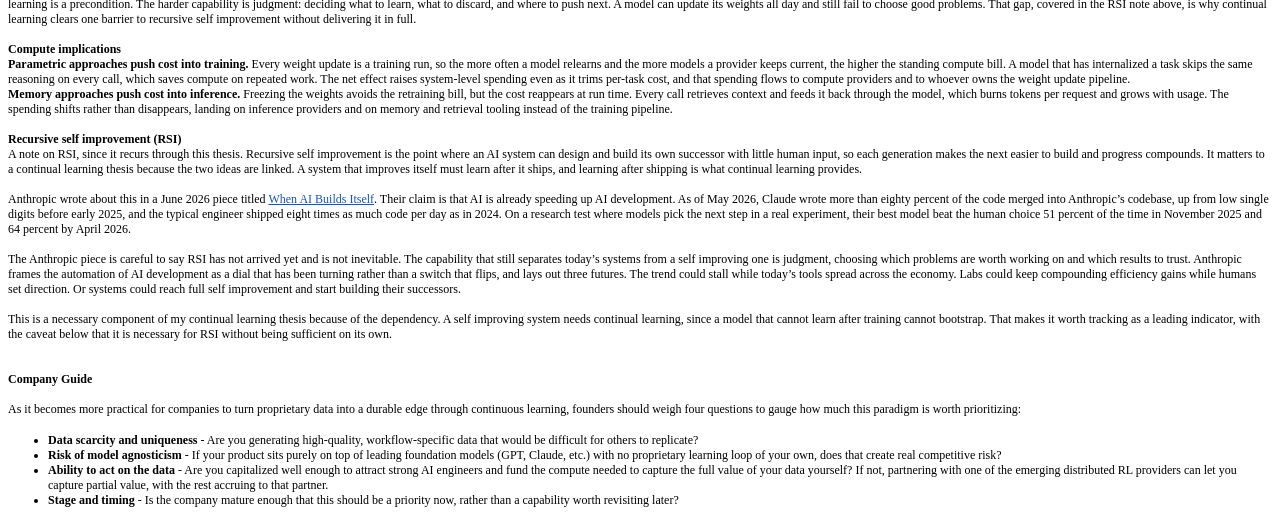
<file: source-docs/Continual_Learning_Thesis.html>
<!DOCTYPE html PUBLIC "-//W3C//DTD HTML 4.01//EN" "http://www.w3.org/TR/html4/strict.dtd">
<html>
<head>
  <meta http-equiv="Content-Type" content="text/html; charset=utf-8">
  <meta http-equiv="Content-Style-Type" content="text/css">
  <title></title>
  <meta name="Generator" content="Cocoa HTML Writer">
  <meta name="CocoaVersion" content="2685.6">
  <style type="text/css">
    p.p1 {margin: 0.0px 0.0px 0.0px 0.0px; text-align: center; font: 12.0px 'Times New Roman'}
    p.p2 {margin: 0.0px 0.0px 0.0px 0.0px; text-align: center; font: 12.0px Times; min-height: 14.0px}
    p.p3 {margin: 0.0px 0.0px 0.0px 0.0px; text-align: justify; font: 12.0px Times}
    p.p4 {margin: 0.0px 0.0px 0.0px 0.0px; text-align: justify; font: 12.0px Times; min-height: 14.0px}
    p.p5 {margin: 0.0px 0.0px 0.0px 0.0px; text-align: justify; font: 12.0px 'Times New Roman'}
    p.p6 {margin: 0.0px 0.0px 0.0px 0.0px; font: 12.0px Times; min-height: 14.0px}
    p.p7 {margin: 0.0px 0.0px 0.0px 36.0px; text-align: justify; font: 12.0px 'Times New Roman'}
    p.p8 {margin: 0.0px 0.0px 0.0px 36.0px; text-align: justify; font: 12.0px Times; min-height: 14.0px}
    p.p9 {margin: 0.0px 0.0px 0.0px 0.0px; font: 12.0px 'Times New Roman'}
    p.p10 {margin: 0.0px 0.0px 0.0px 0.0px; font: 10.5px 'Times New Roman'}
    p.p11 {margin: 0.0px 0.0px 0.0px 0.0px; font: 10.5px 'Times New Roman'; color: #1155cc}
    p.p12 {margin: 0.0px 0.0px 0.0px 0.0px; font: 12.0px 'Times New Roman'; color: #1155cc}
    p.p14 {margin: 12.0px 0.0px 12.0px 0.0px; font: 12.0px 'Times New Roman'}
    p.p15 {margin: 12.0px 0.0px 12.0px 0.0px; text-align: justify; font: 12.0px 'Times New Roman'}
    li.li5 {margin: 0.0px 0.0px 0.0px 0.0px; text-align: justify; font: 12.0px 'Times New Roman'}
    li.li9 {margin: 0.0px 0.0px 0.0px 0.0px; font: 12.0px 'Times New Roman'}
    li.li13 {margin: 0.0px 0.0px 12.0px 0.0px; font: 12.0px 'Times New Roman'}
    span.s1 {text-decoration: underline ; color: #1155cc}
    span.s2 {text-decoration: underline}
    span.s3 {font: 10.5px 'Times New Roman'; color: #188038}
    span.s4 {color: #000000}
    span.s5 {font: 10.5px 'Times New Roman'}
    span.s6 {color: #1264a3}
    table.t1 {border-collapse: collapse}
    td.td1 {border-style: solid; border-width: 1.0px 1.0px 1.0px 1.0px; border-color: #bfbfbf #bfbfbf #bfbfbf #bfbfbf; padding: 0.0px 5.0px 0.0px 5.0px}
    ul.ul1 {list-style-type: disc}
  </style>
</head>
<body>
<p class="p1"><b>Continual Learning</b><b></b></p>
<p class="p2"><br></p>
<p class="p3">Overview</p>
<p class="p4"><br></p>
<p class="p5">Continual learning ranks among the top unsolved problems in AI research. As frontier labs and startups race to automate research and reach recursive self improvement, it stands as a primary bottleneck. Some of the leading startups in the space have raised over $150M in the last 3 months.<span class="Apple-converted-space">  </span>Continual learning is the ability of a model to adapt to new, changing data over time while keeping what it already knows. This matters because real-world data distributions keep shifting. A customer service tool must learn new company policies. A recommendation system must track changing user preferences. Without continual learning, models lose accuracy as their environment changes. Ultimately the biggest beneficiaries of continual learning will be companies that own unique inference data/workflows There is evidence of companies, like Cursor, who have turned inference data into valuable training signals for <span class="s1">real time RL</span>. In order to fully capture this opportunity a workflow owner would need to have access to thousands of GPUs, interconnect systems, and significant amounts of memory to hold weights and computations, not to mention dozens of extremely talented (<span class="s1"><i>very </i>highly paid</span>) researchers. Other leading workflow owners have similar access to unique inference data, but lack the ability to train their own models which creates opportunities for standalone continual learning startups to fill that gap. I believe the biggest opportunities exist for these companies, namely Prime Intellect, Engram, and Trajectory, who will assist leading workflow owners in building their own models on top of open weight bases. This is in addition to companies who own unique, difficult to replicate, inference data that can be leveraged to create workflow specific models - leading to a durable competitive advantage via underlying model performance.</p>
<p class="p4"><br></p>
<p class="p5">Modern AI models consist of many artificial neurons (the dot product of an input vector <b><i>x </i></b>and a learned weight vector <b><i>w</i></b>) that together compose neural networks. Every connection between neurons has a specific weight attached. It helps to picture the weights as billions of dials. Training is the process of setting those dials to specific values. The model sees an example, makes a guess, gets told how far off it was, and nudges the relevant dials a small amount in the direction that would have made the guess better. Repeat this across enormous amounts of data and the final settings of the dials come to encode what the model knows and how it behaves. Once training stops, the dials are frozen, and the finished model ships with fixed weights. From that point on it answers using only what it learned up to the moment training ended.</p>
<p class="p6"><br></p>
<p class="p5">Continual learning keeps turning those dials after the model ships. Instead of freezing the weights, the model takes in new real-world data and adjusts its settings to stay current. In theory one model absorbs new facts, tasks, and feedback across its working life instead of going stale the day training ended. The hard part is that turning the dials to learn something new disturbs the settings that held old knowledge, so the model can forget what it knew. Much of what follows shows how to capture fresh learning without paying that price.</p>
<p class="p4"><br></p>
<p class="p5">Part of the goal of several labs that have emerged in this space is for every company or person to have their own model. Today, that remains far from feasible.</p>
<p class="p3">Approaches</p>
<p class="p5">In order to solve for the problems of continual learning there are three leading approaches:</p>
<ul class="ul1">
  <li class="li5"><span class="s2">Parametric modification (updating the base weights of the model)</span></li>
</ul>
<p class="p7">Parametric modification changes the model’s own dials after it ships. The new knowledge is reflected in automated updates to the weights, so the model carries the updated behavior wherever it runs and needs no reminder at query time. The trade off is that editing weights is slow and expensive, and doing it without disturbing old knowledge is the core problem these companies are solving.</p>
<p class="p8"><br></p>
<p class="p7">One notable attribute of standalone companies focused on parametric modification is they will need to either build on top of open source/weight models (eg Kimi, Deepseek, GLM, etc.) or they will need to closely partner with closed weight model owning labs (eg Open AI, Anthropic, Deepmind, etc.). The former would accrue yet more value to open source labs and the latter would lend itself more toward an eventual acqui-hire outcome. As mentioned in the open questions section it would be helpful to better understand a company’s product strategy here to have an idea of likely exit opportunities.</p>
<p class="p8"><br></p>
<p class="p5">There are a few companies actively working on this each with their own further unique approaches.<span class="Apple-converted-space"> </span></p>
<p class="p6"><br></p>
<table cellspacing="0" cellpadding="0" class="t1">
  <tbody>
    <tr>
      <td valign="middle" class="td1">
        <p class="p9">Name</p>
      </td>
      <td valign="middle" class="td1">
        <p class="p9">Year Founded</p>
      </td>
      <td valign="middle" class="td1">
        <p class="p9">Total Funding</p>
      </td>
      <td valign="middle" class="td1">
        <p class="p9">Web Traffic</p>
      </td>
      <td valign="middle" class="td1">
        <p class="p9">What They Do</p>
      </td>
      <td valign="middle" class="td1">
        <p class="p9">Brief Example</p>
      </td>
      <td valign="middle" class="td1">
        <p class="p9">Founder(s)</p>
      </td>
    </tr>
    <tr>
      <td valign="middle" class="td1">
        <p class="p10">Engram</p>
        <p class="p6"><br></p>
        <p class="p11"><span class="s2">engram.com</span></p>
        <p class="p6"><br></p>
        <p class="p10">San Francisco, CA</p>
      </td>
      <td valign="middle" class="td1">
        <p class="p10">2025</p>
      </td>
      <td valign="middle" class="td1">
        <p class="p9">$98M</p>
      </td>
      <td valign="middle" class="td1">
        <p class="p6"><br></p>
      </td>
      <td valign="middle" class="td1">
        <p class="p9">Builds a "learned memory" layer that folds organization's corpus directly into model weights<span class="Apple-converted-space">  </span>so the model answers from internalized memory. Claims up to 100x fewer tokens at frontier-comparable quality.</p>
      </td>
      <td valign="middle" class="td1">
        <p class="p9">A Notion or Harvey agent that would otherwise re-read the same workspace on every call carries that knowledge in-weight, matching frontier output while spending a fraction of the tokens.</p>
      </td>
      <td valign="middle" class="td1">
        <p class="p11"><span class="s2">Dan Biderman</span></p>
        <p class="p11"><span class="s2">Sabri Eyuboglu</span></p>
        <p class="p11"><span class="s2">Jessy Lin</span></p>
        <p class="p11"><span class="s2">Jack Morris<span class="Apple-converted-space"> </span></span></p>
        <p class="p11"><span class="s2">Scott Linderman</span></p>
        <p class="p11"><span class="s2">Chris Ré</span></p>
      </td>
    </tr>
    <tr>
      <td valign="middle" class="td1">
        <p class="p9">Prime Intellect</p>
        <p class="p6"><br></p>
        <p class="p12"><span class="s2">primeintellect.ai</span></p>
        <p class="p6"><br></p>
        <p class="p9">San Francisco, CA</p>
      </td>
      <td valign="middle" class="td1">
        <p class="p9">2023</p>
      </td>
      <td valign="middle" class="td1">
        <p class="p9">$200M</p>
      </td>
      <td valign="middle" class="td1">
        <p class="p9">116k</p>
      </td>
      <td valign="middle" class="td1">
        <p class="p9">Open stack and distributed framework (<span class="s3">prime-rl</span>) that evolves model weights using asynchronous reinforcement learning . Their platform connects agent evals to improvement loops, executing post-training at massive scale.</p>
      </td>
      <td valign="middle" class="td1">
        <p class="p9">A coding agent fails a class of unit tests. Many machines run improvement loops at once, score the attempts, and push weight updates back to the shared model.<span class="Apple-converted-space"> </span></p>
      </td>
      <td valign="middle" class="td1">
        <p class="p11"><span class="s2">Vincent Weisser</span></p>
        <p class="p11"><span class="s2">Johannes Hagemann</span></p>
      </td>
    </tr>
    <tr>
      <td valign="middle" class="td1">
        <p class="p9">Trajectory</p>
        <p class="p6"><br></p>
        <p class="p12"><span class="s2">trajectory.ai</span></p>
        <p class="p6"><br></p>
        <p class="p9">San Francisco, CA</p>
      </td>
      <td valign="middle" class="td1">
        <p class="p9">2025</p>
      </td>
      <td valign="middle" class="td1">
        <p class="p9">$15M</p>
      </td>
      <td valign="middle" class="td1">
        <p class="p9">19k</p>
      </td>
      <td valign="middle" class="td1">
        <p class="p9">Continuous learning platform that turns usage logs into reinforcement learning feedback. Allows models to update their weights given failure and success data.</p>
      </td>
      <td valign="middle" class="td1">
        <p class="p9">A support bot keeps misrouting refund tickets. Those logged failures become reward signal, and the weights update so it routes them right on the next batch.<span class="Apple-converted-space"> </span></p>
      </td>
      <td valign="middle" class="td1">
        <p class="p12"><span class="s2">Ronak Malde</span></p>
        <p class="p12"><span class="s2">Michael Elabde</span></p>
        <p class="p12"><span class="s2">Arjun Karanam</span></p>
        <p class="p6"><br></p>
        <p class="p6"><br></p>
      </td>
    </tr>
    <tr>
      <td valign="middle" class="td1">
        <p class="p9">Relai</p>
        <p class="p6"><br></p>
        <p class="p12"><span class="s2">relai.ai</span></p>
        <p class="p6"><br></p>
        <p class="p9">Bethesda, MD</p>
      </td>
      <td valign="middle" class="td1">
        <p class="p9">2024</p>
      </td>
      <td valign="middle" class="td1">
        <p class="p9">$6.9M</p>
      </td>
      <td valign="middle" class="td1">
        <p class="p9">8.4k</p>
      </td>
      <td valign="middle" class="td1">
        <p class="p9">Provides a verifiable continuous learning platform that intercepts agentic workflow failures and user feedback loops.<span class="Apple-converted-space"> </span></p>
      </td>
      <td valign="middle" class="td1">
        <p class="p9">An agent keeps booking the wrong meeting room. Relai catches the failure and the user correction, verifies the fix, then folds it into the model.<span class="Apple-converted-space"> </span></p>
      </td>
      <td valign="middle" class="td1">
        <p class="p12"><span class="s2">Soheil Feizi</span></p>
      </td>
    </tr>
    <tr>
      <td valign="middle" class="td1">
        <p class="p9">Inference.net</p>
        <p class="p12"><span class="s4">(</span><span class="s2">inference.net</span><span class="s4">)</span></p>
        <p class="p6"><br></p>
        <p class="p9">San Francisco, CA</p>
      </td>
      <td valign="middle" class="td1">
        <p class="p9">2022</p>
      </td>
      <td valign="middle" class="td1">
        <p class="p9">$12.3M</p>
      </td>
      <td valign="middle" class="td1">
        <p class="p9">68k</p>
      </td>
      <td valign="middle" class="td1">
        <p class="p9">Runs a full lifecycle platform (Catalyst) that captures production traffic and eval failures, turns them into training data, then fine-tunes and hosts task-specific custom models.</p>
      </td>
      <td valign="middle" class="td1">
        <p class="p9">A team runs a cheap custom model to tag support emails. As new ticket types show up, fresh production data retrains the model so it keeps pace<span class="Apple-converted-space"> </span></p>
      </td>
      <td valign="middle" class="td1">
        <p class="p11"><span class="s2">Francesco Virga</span></p>
        <p class="p11"><span class="s2">Ibrahim Ahmed</span></p>
        <p class="p11"><span class="s2">Amarjot Singh</span></p>
      </td>
    </tr>
    <tr>
      <td valign="middle" class="td1">
        <p class="p10">Activeloop</p>
        <p class="p6"><br></p>
        <p class="p11"><span class="s2">activeloop.ai</span></p>
        <p class="p6"><br></p>
        <p class="p10">Mountain View, CA</p>
      </td>
      <td valign="middle" class="td1">
        <p class="p10">2018</p>
      </td>
      <td valign="middle" class="td1">
        <p class="p9">$20M</p>
      </td>
      <td valign="middle" class="td1">
        <p class="p6"><br></p>
      </td>
      <td valign="middle" class="td1">
        <p class="p9">Develops deep-tech database infrastructure designed specifically to feed continuous streaming loops directly into model weights</p>
      </td>
      <td valign="middle" class="td1">
        <p class="p9">A vision model misses a new product on the shelf. New labeled images stream from the database into the next training pass.<span class="Apple-converted-space"> </span></p>
      </td>
      <td valign="middle" class="td1">
        <p class="p11"><span class="s2">Davit Buniatyan</span></p>
      </td>
    </tr>
    <tr>
      <td valign="middle" class="td1">
        <p class="p10">Savante</p>
        <p class="p6"><br></p>
        <p class="p11"><span class="s2">savante.ai</span><span class="s4"><span class="Apple-converted-space"> </span></span></p>
        <p class="p6"><br></p>
        <p class="p6"><br></p>
      </td>
      <td valign="middle" class="td1">
        <p class="p10">2023</p>
      </td>
      <td valign="middle" class="td1">
        <p class="p6"><br></p>
      </td>
      <td valign="middle" class="td1">
        <p class="p6"><br></p>
      </td>
      <td valign="middle" class="td1">
        <p class="p9">Trains custom specialist models for a customer's domain by RL post-training an open model against that customer's data, evaluations, and expert judgment.</p>
      </td>
      <td valign="middle" class="td1">
        <p class="p9">7B open model RL post-trained for JEE math, went from 54.7% to 90.2% and beat o4-mini and Gemini 2.5 Flash.</p>
      </td>
      <td valign="middle" class="td1">
        <p class="p11"><span class="s2">Sachin Dharashivkar</span></p>
        <p class="p6"><br></p>
        <p class="p11"><span class="s2">Rohith Pesala</span></p>
      </td>
    </tr>
  </tbody>
</table>
<p class="p6"><br></p>
<p class="p9">One thought is that these continual learning companies are the evolution of the original continuous fine tuning platforms such as Predibase and Lamini which were each aqui-hired by Rubrik and AMD respectively. At the time, fine-tuning took longer than expected to gain adoption, so these platforms had limited traction. Times have shifted, and the ongoing trend toward open-source, post-trained models, catalyzed by the Anthropic Fable ban, could create a better opportunity for these types of companies.</p>
<p class="p6"><br></p>
<p class="p9">Founders of leading fine tuning companies share common traits that can be pattern matched to founders of continual learning startups. Founders like Piero Molino, Travis Addair, and Devvret Rishi (Predibase) along with Sharon Zhou and Greg Diamos (Lamini) had experience scaling frameworks (Horovod, Ludwig) and hardware-software co-design (CUDA, MLPerf) allowed them to solve data routing and memory problems that were bottlenecks to their core product’s implementation at scale, beyond proof of concept research. When evaluating continual learning founding teams while their algorithmic research is fundamentally important, having the technical implementation depth to solve for engineering problems that present themselves will be critical for large scale deployment. Good questions to ask founding teams could be the following:</p>
<ul class="ul1">
  <li class="li9">Who owns the research, and who owns the engineering? Are they the same person?</li>
  <li class="li9">Who on the team has built large-scale training or high-traffic serving systems before, and where?</li>
  <li class="li9">Has anyone on the team shipped something to real users at scale, or is this the first time?</li>
  <li class="li13">What gap(s) in the team are you hiring for next?</li>
</ul>
<p class="p14">Ultimately to succeed in this highly competitive space it will be necessary that a founding team has a non-consensus viewpoint, a common attribute which is amplified by the presence of leading labs that are keenly focused on solving this problem as well. Some relevant questions to ask are included in the end of this paper in the key questions to ask founders in this space section.</p>
<ul class="ul1">
  <li class="li9"><span class="s2">neuromorphic hardware (wetware, thermodynamic computing, analog in-memory)</span></li>
</ul>
<p class="p6"><br></p>
<p class="p5">Updating physical processors and memristors (replacement of transistors) to enable continuous learning at the hardware level,<span class="Apple-converted-space">  </span>to replicate biological brain mechanics and hardware-level plasticity.</p>
<p class="p4"><br></p>
<p class="p5"><b>Why memristors? </b>A transistor is the basic switch inside every chip today. It turns current on or off to represent a 1 or a 0 and holds no state of its own, so the chip must shuttle data to separate memory to do any work. A memristor is a circuit element whose resistance changes with the current that has passed through it, and it keeps that value even when the power is off. Because the value lives in the device, a memristor can store a number and compute with it in the same spot. That maps onto a model weight, the dial from earlier, so a grid of memristors can hold the weights and run the math where they sit. For continual learning, updating a weight can become a physical change to the device.</p>
<p class="p5"><b>Why people are pursuing a hardware approach: </b>The rationale starts with the brain. A human brain learns throughout life, holds decades of memory, and runs on roughly twenty watts. A frontier model burns orders of magnitude more energy and still struggles to learn anything new after training without forgetting what it knew. Proponents argue the substrate itself is part of the problem and that better algorithms alone will not close the gap. Today’s chips keep compute and memory in separate places, so every weight update moves data across that gap, which is slow and power consuming.</p>
<p class="p4"><br></p>
<p class="p5">From that premise, co-locating memory and compute, letting the hardware adapt, and delivering continual learning that is cheap and always on, as in biology. Analog and in-memory designs update weights in place rather than through expensive memory traffic. Thermodynamic and probabilistic chips use physical noise for the sampling AI workloads need, at a fraction of the energy.</p>
<p class="p6"><br></p>
<p class="p6"><br></p>
<table cellspacing="0" cellpadding="0" class="t1">
  <tbody>
    <tr>
      <td valign="middle" class="td1">
        <p class="p9">Name</p>
      </td>
      <td valign="middle" class="td1">
        <p class="p9">Year Founded</p>
      </td>
      <td valign="middle" class="td1">
        <p class="p9">Total Funding</p>
      </td>
      <td valign="middle" class="td1">
        <p class="p9">Web Traffic</p>
      </td>
      <td valign="middle" class="td1">
        <p class="p9">What They Do</p>
      </td>
      <td valign="middle" class="td1">
        <p class="p9">Founder(s)</p>
      </td>
    </tr>
    <tr>
      <td valign="middle" class="td1">
        <p class="p9">Unconventional AI</p>
        <p class="p6"><br></p>
        <p class="p12"><span class="s2">unconv.ai</span></p>
        <p class="p6"><br></p>
        <p class="p9">San Francisco, CA</p>
      </td>
      <td valign="middle" class="td1">
        <p class="p9">2025</p>
      </td>
      <td valign="middle" class="td1">
        <p class="p9">$475M</p>
      </td>
      <td valign="middle" class="td1">
        <p class="p6"><br></p>
      </td>
      <td valign="middle" class="td1">
        <p class="p9">Rethinking the foundations of the computer to optimize energy efficiency for AI, building silicon circuits that exhibit non-linear dynamics similar to biological intelligence.</p>
      </td>
      <td valign="middle" class="td1">
        <p class="p12"><span class="s2">Naveen Rao</span></p>
        <p class="p12"><span class="s2">Michael Carbin</span></p>
        <p class="p12"><span class="s2">Sara Achour</span></p>
        <p class="p12"><span class="s2">MeeLan Lee</span></p>
      </td>
    </tr>
    <tr>
      <td valign="middle" class="td1">
        <p class="p9">Cortical Labs</p>
        <p class="p6"><br></p>
        <p class="p12"><span class="s2">corticallabs.com</span></p>
        <p class="p6"><br></p>
        <p class="p9">Melbourne, AU</p>
      </td>
      <td valign="middle" class="td1">
        <p class="p9">2019</p>
      </td>
      <td valign="middle" class="td1">
        <p class="p9">$11.7M</p>
      </td>
      <td valign="middle" class="td1">
        <p class="p6"><br></p>
      </td>
      <td valign="middle" class="td1">
        <p class="p9">Their biological arrays organically leverage natural cell plasticity to continuously learn and process workloads at near-zero power.</p>
      </td>
      <td valign="middle" class="td1">
        <p class="p12"><span class="s2">Hon Weng Chong<span class="Apple-converted-space"> </span></span></p>
        <p class="p6"><br></p>
      </td>
    </tr>
    <tr>
      <td valign="middle" class="td1">
        <p class="p9">Koniku</p>
        <p class="p6"><br></p>
        <p class="p12"><span class="s2">koniku.com</span></p>
        <p class="p6"><br></p>
        <p class="p9">San Francisco, CA</p>
      </td>
      <td valign="middle" class="td1">
        <p class="p9">2023</p>
      </td>
      <td valign="middle" class="td1">
        <p class="p9">$49.3M</p>
      </td>
      <td valign="middle" class="td1">
        <p class="p6"><br></p>
      </td>
      <td valign="middle" class="td1">
        <p class="p9">Computing processors that integrate synthetic biological cells onto physical chips rather than utilizing traditional transistor circuits.<span class="Apple-converted-space"> </span></p>
      </td>
      <td valign="middle" class="td1">
        <p class="p12"><span class="s2">Oshiorenoya Agabi</span></p>
      </td>
    </tr>
    <tr>
      <td valign="middle" class="td1">
        <p class="p9">Innatera</p>
        <p class="p6"><br></p>
        <p class="p12"><span class="s2">innatera.com</span><span class="s4"><span class="Apple-converted-space"> </span></span></p>
        <p class="p6"><br></p>
        <p class="p9">Netherlands</p>
      </td>
      <td valign="middle" class="td1">
        <p class="p9">2018</p>
      </td>
      <td valign="middle" class="td1">
        <p class="p9">$32.2M</p>
      </td>
      <td valign="middle" class="td1">
        <p class="p6"><br></p>
      </td>
      <td valign="middle" class="td1">
        <p class="p9">Develops ultra-low-power neuromorphic processors designed for sensor data and edge computing applications.</p>
      </td>
      <td valign="middle" class="td1">
        <p class="p12"><span class="s2">Sumeet Kumar</span></p>
      </td>
    </tr>
    <tr>
      <td valign="middle" class="td1">
        <p class="p9">Extropic</p>
        <p class="p6"><br></p>
        <p class="p12"><span class="s2">extropic.ai</span></p>
        <p class="p6"><br></p>
        <p class="p9">Austin, TX</p>
      </td>
      <td valign="middle" class="td1">
        <p class="p9">2022</p>
      </td>
      <td valign="middle" class="td1">
        <p class="p9">$14.1M</p>
      </td>
      <td valign="middle" class="td1">
        <p class="p6"><br></p>
      </td>
      <td valign="middle" class="td1">
        <p class="p9">Thermodynamic sampling units (pbits) that use thermal noise for probabilistic AI</p>
      </td>
      <td valign="middle" class="td1">
        <p class="p12"><span class="s2">Guillaume Verdon</span></p>
        <p class="p12"><span class="s2">Trevor McCourt</span></p>
        <p class="p6"><br></p>
      </td>
    </tr>
  </tbody>
</table>
<p class="p6"><br></p>
<p class="p5">Of these hardware competitors, Unconventional AI is the most relevant player from the list. The company was founded by Naveen Rao who was one of the co-founders of MosaicML acquired by Databricks. A chip today computes by simulating the math of a neural network one numeric step at a time, pushing numbers through transistors that are engineered to act as clean ones and zeros. Naveen's claim is that you can instead build an analog silicon chip whose own circuit physics behaves like the dynamics a model needs to run. Their thesis implies that some ideas from biology are useful, and that certain model families with built-in dynamics, things like diffusion energy-based models that already work by evolving a system over time, map onto this hardware better than a standard transformer does.</p>
<p class="p15">Picture a voice AI model trained on one accent that has not heard other pronunciations. On a standard chip, each misrecognition is logged, sent to a data center, used to retrain the model, and pushed back to the device as a new version. On the chip described here, the correction is made to the weights themselves (the dials from earlier) on-device, so the application adapts to the new pronunciation at minimal cost. The weight update is a local physical change, which puts continual learning at the hardware layer after initial training has ended and lets the model incorporate new knowledge rapidly.</p>
<p class="p6"><br></p>
<ul class="ul1">
  <li class="li5"><span class="s2">Non-parametric memory layers (a persistent external state memory)</span></li>
</ul>
<p class="p4"><br></p>
<p class="p5">These are the startups that have pursued AI memory from a retrieval-first approach. It does not replace continual learning but complements it. The weights stay static while the agent’s working memory updates to reflect new information.<span class="Apple-converted-space"> </span></p>
<p class="p4"><br></p>
<p class="p5">Flybridge has done deep work on this space (<span class="s1">Research 1</span>, <span class="s1">Article 2</span>). The conclusion is that memory is a challenging space to invest in as a standalone product, as differentiation has proven hard. Most players have received mixed feedback from users and have not delivered a superior experience, and most have shifted their pitch to an advanced caching, cost-saving approach. Memory is a key area of focus for foundation model providers, who view user memory as a key lever to maintain switching costs.<span class="Apple-converted-space"> </span></p>
<p class="p6"><br></p>
<p class="p9">See full list of players in this <span class="s1">link</span>. Below table of a subset of these<span class="Apple-converted-space"> </span></p>
<p class="p6"><br></p>
<table cellspacing="0" cellpadding="0" class="t1">
  <tbody>
    <tr>
      <td valign="middle" class="td1">
        <p class="p9">Name</p>
      </td>
      <td valign="middle" class="td1">
        <p class="p9">Year Founded</p>
      </td>
      <td valign="middle" class="td1">
        <p class="p9">Total Funding</p>
      </td>
      <td valign="middle" class="td1">
        <p class="p9">What They Do</p>
      </td>
      <td valign="middle" class="td1">
        <p class="p9">Brief Example</p>
      </td>
      <td valign="middle" class="td1">
        <p class="p9">Founder(s)</p>
      </td>
    </tr>
    <tr>
      <td valign="middle" class="td1">
        <p class="p10">Lemma</p>
        <p class="p6"><br></p>
        <p class="p11"><span class="s2">uselemma.ai</span></p>
        <p class="p6"><br></p>
        <p class="p10">San Francisco, CA</p>
      </td>
      <td valign="middle" class="td1">
        <p class="p9">2025</p>
      </td>
      <td valign="middle" class="td1">
        <p class="p9">$500k (YC)</p>
      </td>
      <td valign="middle" class="td1">
        <p class="p9">Acts as a continuous learning engine by programmatically generating prompt fixes to repair behavioral drift instantly.</p>
      </td>
      <td valign="middle" class="td1">
        <p class="p9">After a model change an agent greets users in too casual a tone. Lemma spots the drift and writes a prompt patch that corrects it, with no weight change.<span class="Apple-converted-space"> </span></p>
      </td>
      <td valign="middle" class="td1">
        <p class="p11"><span class="s2">Jerry Zhang</span></p>
        <p class="p11"><span class="s2">Cole Gawin</span></p>
      </td>
    </tr>
    <tr>
      <td valign="middle" class="td1">
        <p class="p10">Zep</p>
        <p class="p6"><br></p>
        <p class="p11"><span class="s2">getzep.com</span></p>
        <p class="p6"><br></p>
        <p class="p10">San Francisco, CA</p>
      </td>
      <td valign="middle" class="td1">
        <p class="p10">2023</p>
      </td>
      <td valign="middle" class="td1">
        <p class="p10">$2.3M</p>
      </td>
      <td valign="middle" class="td1">
        <p class="p9">extracts, enriches, and structures dialogue histories continuously into an accessible graph layer that persists across sessions.</p>
      </td>
      <td valign="middle" class="td1">
        <p class="p9">A user mentions a peanut allergy in chat. Zep pulls that fact into a graph so the assistant recalls it in later sessions.<span class="Apple-converted-space"> </span></p>
      </td>
      <td valign="middle" class="td1">
        <p class="p11"><span class="s2">Daniel Chalef</span></p>
      </td>
    </tr>
    <tr>
      <td valign="middle" class="td1">
        <p class="p10">Mem0</p>
        <p class="p6"><br></p>
        <p class="p11"><span class="s2">mem0.ai</span></p>
        <p class="p6"><br></p>
        <p class="p10">San Francisco, CA</p>
      </td>
      <td valign="middle" class="td1">
        <p class="p10">2023</p>
      </td>
      <td valign="middle" class="td1">
        <p class="p10">$23.9M</p>
      </td>
      <td valign="middle" class="td1">
        <p class="p10">Creates an intelligent, self-improving long-term memory layer for AI applications that adapts based on user interactions.</p>
      </td>
      <td valign="middle" class="td1">
        <p class="p9">A user says they prefer aisle seats. Mem0 stores the preference and surfaces it the next time they book a flight.<span class="s5"><span class="Apple-converted-space"> </span></span></p>
      </td>
      <td valign="middle" class="td1">
        <p class="p11"><span class="s2">Deshraj Yadav</span></p>
        <p class="p11"><span class="s2">Taranjeet Singh</span></p>
      </td>
    </tr>
    <tr>
      <td valign="middle" class="td1">
        <p class="p10">Letta<span class="Apple-converted-space"> </span></p>
        <p class="p6"><br></p>
        <p class="p11"><span class="s2">letta.com</span><span class="s4"><span class="Apple-converted-space"> </span></span></p>
        <p class="p6"><br></p>
        <p class="p10">San Francisco, CA</p>
      </td>
      <td valign="middle" class="td1">
        <p class="p10">2024</p>
      </td>
      <td valign="middle" class="td1">
        <p class="p10">$10M</p>
      </td>
      <td valign="middle" class="td1">
        <p class="p10">Enables agents to manage, compress, and read-write to their own persistent storage subsystems.</p>
      </td>
      <td valign="middle" class="td1">
        <p class="p9">An agent runs low on context mid task. Letta lets it write notes to its own store and read them back later, like a working notebook.<span class="s5"><span class="Apple-converted-space"> </span></span></p>
      </td>
      <td valign="middle" class="td1">
        <p class="p11"><span class="s2">Charles Packer</span></p>
        <p class="p11"><span class="s2">Sarah Wooders</span></p>
        <p class="p6"><br></p>
      </td>
    </tr>
    <tr>
      <td valign="middle" class="td1">
        <p class="p10">Langfuse<span class="Apple-converted-space"> </span></p>
        <p class="p6"><br></p>
        <p class="p11"><span class="s2">langfuse.com</span></p>
        <p class="p6"><br></p>
        <p class="p10">Berlin, DE /</p>
        <p class="p10">San Francisco, CA</p>
      </td>
      <td valign="middle" class="td1">
        <p class="p10">2022</p>
      </td>
      <td valign="middle" class="td1">
        <p class="p10">$4M</p>
        <p class="p10">(acq.)</p>
      </td>
      <td valign="middle" class="td1">
        <p class="p10">Open-source AI engineering and evaluation tracing loops that allow development teams to monitor agent drift.<span class="Apple-converted-space"> </span></p>
      </td>
      <td valign="middle" class="td1">
        <p class="p9">A team notices answers getting worse. Langfuse traces each agent step so they can see where the drift began and fix the prompt or tool.<span class="s5"><span class="Apple-converted-space"> </span></span></p>
      </td>
      <td valign="middle" class="td1">
        <p class="p11"><span class="s2">Marc Klingen</span></p>
        <p class="p11"><span class="s2">Max Deichmann</span><span class="s4"> </span><span class="s2">Clemens Rawert</span></p>
      </td>
    </tr>
  </tbody>
</table>
<p class="p6"><br></p>
<p class="p3">Conclusion<span class="Apple-converted-space"> </span></p>
<p class="p5">One company listed above that stands out to me is Prime Intellect. Prime Intellect’s core offering is serving as the primary infrastructure layer for neolabs like Ricursive and Arcee, providing compute as well as managed training, inference, and research tooling/support. RL workloads drive the majority of their revenue, with post-training specifically as a growth area, while on-demand GPU rental is a small fraction (&lt;10%) of their revenue. The team maintains a strong focus on continual learning as a north star, and the company has been a key driver in production continual learning success stories, most notably with Cursor, initially for their Tab model and now for Composer.<span class="Apple-converted-space"> </span></p>
<p class="p4"><br></p>
<p class="p5">This is likely a difficult space for Flybridge to invest in today, but there is a significant opportunity here that, despite high early valuations, represents meaningful upside for startups that are able to capture value in this developing technology.<span class="Apple-converted-space">  </span>Many of the leading teams are based in San Francisco with $1B+ seed round valuations so the ownership stake would likely be below Flybridge’s desired targets for first investment. The high amounts of capital are unfortunately a necessity given the leading founder pedigrees, ongoing compute costs, and trial/error of different algorithmic improvements on both training and inference side. One thing I recommend looking for when evaluating a founding team is their published research during PhD or while working at other labs. For example, Engram co-founder Jessy Lin published this paper (<span class="s6">https://arxiv.org/pdf/2510.15103</span>) during her PhD at Berkeley. In diligence we can deeply research the founders’ published work, which will presumably be an area their company pursues as a research direction, to determine whether it is genuinely differentiated and it can be scaled to mass market usage. If there is a single common approach all startups in the space are pursuing then the value will be captured by leading labs (Anthropic, Open AI, Google) providing less value to startups outside of acqui-hires. The revenue opportunity here is, I believe, high enough to justify these aforementioned high valuations. Additional opportunities unlocked from continual learning differ by company but exist in adaptive models whether that is personalized systems, real time threat detection, or dynamic shifting recommendation systems. We are seeing this already with Engram, mentioned above, working with Notion on custom AI agents and Harvey to build agents that can adapt to new legal data on the fly.<span class="Apple-converted-space">  </span>Revenue paths I find credible include building small enterprise-specific models and updating them on a rolling basis, so each company runs a model that learns from its own workers and workflows, and, for a team that gains user traction, training its own foundation models, which today's market prices at a premium. I would be keen to speak with founders of companies in this space to further refine these perspectives and answer open questions which may shift my outlook on the market opportunity.</p>
<p class="p6"><br></p>
<p class="p6"><br></p>
<p class="p6"><br></p>
<p class="p9"><b>Common misconceptions</b></p>
<p class="p9"><b>Weight updates and retrieval differ in cost and speed. </b>A common mistake treats parametric updates and memory retrieval as interchangeable. They sit at opposite ends on cost and speed. Changing the weights is the slow, expensive path, running a training job scales directly with how often and how many models you update. Retrieval is quick and adds almost nothing per query beyond the tokens it pulls in. So even where weight updates fit, most systems still want a retrieval layer, since pulling facts from an external store is cheap and those facts can be cited, audited, and edited at low cost, which knowledge baked into the weights cannot.</p>
<p class="p9"><b>Continual learning is necessary for recursive self improvement, not sufficient. </b>It is tempting to read continual learning as the last step before a model improves itself. A model that cannot take in new information will never recursively improve, so continual learning is a precondition. The harder capability is judgment: deciding what to learn, what to discard, and where to push next. A model can update its weights all day and still fail to choose good problems. That gap, covered in the RSI note above, is why continual learning clears one barrier to recursive self improvement without delivering it in full.</p>
<p class="p6"><br></p>
<p class="p9"><b>Compute implications</b></p>
<p class="p9"><b>Parametric approaches push cost into training. </b>Every weight update is a training run, so the more often a model relearns and the more models a provider keeps current, the higher the standing compute bill. A model that has internalized a task skips the same reasoning on every call, which saves compute on repeated work. The net effect raises system-level spending even as it trims per-task cost, and that spending flows to compute providers and to whoever owns the weight update pipeline.</p>
<p class="p9"><b>Memory approaches push cost into inference. </b>Freezing the weights avoids the retraining bill, but the cost reappears at run time. Every call retrieves context and feeds it back through the model, which burns tokens per request and grows with usage. The spending shifts rather than disappears, landing on inference providers and on memory and retrieval tooling instead of the training pipeline.</p>
<p class="p6"><br></p>
<p class="p9"><b>Recursive self improvement (RSI)</b></p>
<p class="p9">A note on RSI, since it recurs through this thesis. Recursive self improvement is the point where an AI system can design and build its own successor with little human input, so each generation makes the next easier to build and progress compounds. It matters to a continual learning thesis because the two ideas are linked. A system that improves itself must learn after it ships, and learning after shipping is what continual learning provides.</p>
<p class="p6"><br></p>
<p class="p9">Anthropic wrote about this in a June 2026 piece titled <span class="s1">When AI Builds Itself</span>. Their claim is that AI is already speeding up AI development. As of May 2026, Claude wrote more than eighty percent of the code merged into Anthropic’s codebase, up from low single digits before early 2025, and the typical engineer shipped eight times as much code per day as in 2024. On a research test where models pick the next step in a real experiment, their best model beat the human choice 51 percent of the time in November 2025 and 64 percent by April 2026.</p>
<p class="p6"><br></p>
<p class="p9">The Anthropic piece is careful to say RSI has not arrived yet and is not inevitable. The capability that still separates today’s systems from a self improving one is judgment, choosing which problems are worth working on and which results to trust. Anthropic frames the automation of AI development as a dial that has been turning rather than a switch that flips, and lays out three futures. The trend could stall while today’s tools spread across the economy. Labs could keep compounding efficiency gains while humans set direction. Or systems could reach full self improvement and start building their successors.</p>
<p class="p6"><br></p>
<p class="p9">This is a necessary component of my continual learning thesis because of the dependency. A self improving system needs continual learning, since a model that cannot learn after training cannot bootstrap. That makes it worth tracking as a leading indicator, with the caveat below that it is necessary for RSI without being sufficient on its own.</p>
<p class="p6"><br></p>
<p class="p6"><br></p>
<p class="p9"><b>Company Guide</b><b></b></p>
<p class="p6"><br></p>
<p class="p9">As it becomes more practical for companies to turn proprietary data into a durable edge through continuous learning, founders should weigh four questions to gauge how much this paradigm is worth prioritizing:</p>
<ul class="ul1">
  <li class="li9"><b>Data scarcity and uniqueness</b> - Are you generating high-quality, workflow-specific data that would be difficult for others to replicate?</li>
  <li class="li9"><b>Risk of model agnosticism </b>- If your product sits purely on top of leading foundation models (GPT, Claude, etc.) with no proprietary learning loop of your own, does that create real competitive risk?</li>
  <li class="li9"><b>Ability to act on the data</b> - Are you capitalized well enough to attract strong AI engineers and fund the compute needed to capture the full value of your data yourself? If not, partnering with one of the emerging distributed RL providers can let you capture partial value, with the rest accruing to that partner.</li>
  <li class="li9"><b>Stage and timing</b> - Is the company mature enough that this should be a priority now, rather than a capability worth revisiting later?</li>
</ul>
</body>
</html>
</file>
<file: css/style.css>
/* ==========================================================================
   Design tokens
   ========================================================================== */

:root {
  --bg: #0a0b09;
  --bg-elevated: #14160f;
  --bg-elevated-2: #1c1f16;
  --border: rgba(255, 255, 255, 0.11);
  --border-soft: rgba(255, 255, 255, 0.06);
  --text-primary: #f4f5ef;
  --text-secondary: #b7bcac;
  --text-tertiary: #7d8272;

  --accent: #dbeaac;
  --accent-strong: #c7de85;
  --accent-soft: rgba(219, 234, 172, 0.14);
  --accent-soft-2: rgba(219, 234, 172, 0.28);
  --accent-text-on: #0f1208;

  --font-display: "Newsreader", "Iowan Old Style", "Georgia", serif;
  --font-body: "Inter", -apple-system, BlinkMacSystemFont, "Segoe UI", sans-serif;

  --col-max: 700px;
  --col-wide: 900px;
  --bleed-max: 1180px;

  --space-1: 0.5rem;
  --space-2: 1rem;
  --space-3: 1.75rem;
  --space-4: 2.75rem;
  --space-5: 4.5rem;
  --space-6: 7rem;

  --radius: 10px;
  --radius-lg: 16px;

  --ease: cubic-bezier(0.16, 1, 0.3, 1);
}

/* ==========================================================================
   Reset
   ========================================================================== */

* {
  margin: 0;
  padding: 0;
  box-sizing: border-box;
}

html {
  -webkit-text-size-adjust: 100%;
  scroll-behavior: smooth;
  overflow-x: hidden;
}

@media (prefers-reduced-motion: reduce) {
  html {
    scroll-behavior: auto;
  }
  * {
    animation-duration: 0.001ms !important;
    animation-iteration-count: 1 !important;
    transition-duration: 0.001ms !important;
    scroll-behavior: auto !important;
  }
}

body {
  background: var(--bg);
  color: var(--text-primary);
  font-family: var(--font-body);
  font-size: 16px;
  line-height: 1.6;
  -webkit-font-smoothing: antialiased;
}

img,
svg {
  display: block;
  max-width: 100%;
}

a {
  color: inherit;
  text-decoration: none;
}

ul,
ol {
  list-style: none;
}

button {
  font: inherit;
  color: inherit;
  background: none;
  border: none;
  cursor: pointer;
}

.visually-hidden {
  position: absolute;
  width: 1px;
  height: 1px;
  overflow: hidden;
  clip: rect(0 0 0 0);
}

/* ==========================================================================
   Layout helpers
   ========================================================================== */

.container {
  width: 100%;
  max-width: var(--col-max);
  margin: 0 auto;
  padding: 0 1.5rem;
}

.container--wide {
  max-width: var(--col-wide);
}

.container--bleed {
  max-width: var(--bleed-max);
}

.section {
  padding: var(--space-6) 0;
}

.section--tight {
  padding: var(--space-5) 0;
}

.section-border {
  border-top: 1px solid var(--border-soft);
}

@media (max-width: 640px) {
  .section {
    padding: var(--space-5) 0;
  }
  .section--tight {
    padding: var(--space-4) 0;
  }
}

/* ==========================================================================
   Typography
   ========================================================================== */

h1,
h2,
h3,
h4 {
  font-family: var(--font-display);
  font-weight: 500;
  letter-spacing: -0.01em;
  color: var(--text-primary);
}

.eyebrow {
  font-family: var(--font-body);
  font-weight: 600;
  font-size: 0.78rem;
  letter-spacing: 0.09em;
  text-transform: uppercase;
  color: var(--accent);
  display: block;
  margin-bottom: var(--space-2);
}

.hero h1,
h1.display {
  font-size: clamp(2.3rem, 5.4vw, 3.8rem);
  line-height: 1.08;
  max-width: 16ch;
}

h2.section-title {
  font-size: clamp(1.7rem, 3.4vw, 2.4rem);
  line-height: 1.16;
  max-width: 18ch;
  margin-bottom: var(--space-3);
}

h3.card-title {
  font-size: 1.15rem;
  font-weight: 600;
  font-family: var(--font-body);
  color: var(--text-primary);
}

.lede {
  font-size: clamp(1.1rem, 1.6vw, 1.3rem);
  line-height: 1.55;
  color: var(--text-secondary);
  max-width: 42ch;
}

p {
  color: var(--text-secondary);
  margin-bottom: 1.15em;
}

p.body-text {
  font-size: 1.06rem;
  line-height: 1.7;
}

.text-primary {
  color: var(--text-primary);
}

strong {
  color: var(--text-primary);
  font-weight: 600;
}

.section-kicker {
  color: var(--text-tertiary);
  font-size: 0.95rem;
  max-width: 46ch;
  margin-bottom: var(--space-4);
}

.link-accent {
  color: var(--accent);
  border-bottom: 1px solid var(--accent-soft-2);
  transition: border-color 0.2s var(--ease), color 0.2s var(--ease);
}

.link-accent:hover {
  border-color: var(--accent);
}

/* ==========================================================================
   Scroll progress
   ========================================================================== */

.scroll-progress {
  position: fixed;
  top: 0;
  left: 0;
  height: 2px;
  width: 0%;
  background: var(--accent);
  z-index: 200;
  transition: width 0.12s linear;
}

/* ==========================================================================
   Nav
   ========================================================================== */

.site-nav {
  position: fixed;
  top: 0;
  left: 0;
  right: 0;
  z-index: 100;
  background: rgba(10, 11, 9, 0.72);
  backdrop-filter: blur(10px);
  -webkit-backdrop-filter: blur(10px);
  border-bottom: 1px solid var(--border-soft);
}

.site-nav__inner {
  max-width: var(--bleed-max);
  margin: 0 auto;
  padding: 0 1.5rem;
  height: 64px;
  display: flex;
  align-items: center;
  justify-content: space-between;
}

.site-nav__brand {
  font-family: var(--font-display);
  font-size: 1.02rem;
  font-weight: 500;
  color: var(--text-primary);
  display: flex;
  align-items: baseline;
  gap: 0.45em;
  white-space: nowrap;
}

.site-nav__brand span {
  color: var(--text-tertiary);
  font-family: var(--font-body);
  font-size: 0.7rem;
  letter-spacing: 0.08em;
  text-transform: uppercase;
}

.site-nav__links {
  display: flex;
  align-items: center;
  gap: var(--space-4);
}

.site-nav__links a {
  position: relative;
  font-size: 0.88rem;
  font-weight: 600;
  color: var(--text-secondary);
  padding: 6px 0;
  transition: color 0.2s var(--ease);
}

.site-nav__links a:hover {
  color: var(--text-primary);
}

.site-nav__links a::after {
  content: "";
  position: absolute;
  left: 0;
  bottom: 0;
  height: 2px;
  width: 0;
  background: var(--accent);
  transition: width 0.25s var(--ease);
}

.site-nav__links a.is-active {
  color: var(--text-primary);
}

.site-nav__links a.is-active::after {
  width: 100%;
}

.site-nav__toggle {
  display: none;
  width: 32px;
  height: 32px;
  flex-direction: column;
  justify-content: center;
  gap: 5px;
}

.site-nav__toggle span {
  display: block;
  height: 1.5px;
  background: var(--text-primary);
  border-radius: 2px;
}

@media (max-width: 900px) {
  .site-nav__toggle {
    display: flex;
  }
  .site-nav__links {
    position: fixed;
    top: 64px;
    left: 0;
    right: 0;
    background: var(--bg-elevated);
    border-bottom: 1px solid var(--border);
    flex-direction: column;
    align-items: flex-start;
    gap: 0;
    padding: var(--space-2) 1.5rem var(--space-3);
    transform: translateY(-8px);
    opacity: 0;
    visibility: hidden;
    transition: opacity 0.2s var(--ease), transform 0.2s var(--ease), visibility 0.2s;
  }
  .site-nav__links.is-open {
    opacity: 1;
    transform: translateY(0);
    visibility: visible;
  }
  .site-nav__links a {
    width: 100%;
    padding: 12px 0;
    border-bottom: 1px solid var(--border-soft);
  }
}

/* ==========================================================================
   Hero
   ========================================================================== */

.hero {
  padding: 9.5rem 0 var(--space-5);
  max-width: var(--col-wide);
  margin: 0 auto;
}

.hero__meta {
  display: flex;
  align-items: center;
  gap: 0.6em;
  color: var(--text-tertiary);
  font-size: 0.85rem;
  margin-top: var(--space-3);
}

.hero__meta .dot {
  width: 3px;
  height: 3px;
  border-radius: 50%;
  background: var(--text-tertiary);
}

.hero__lede {
  margin-top: var(--space-3);
}

@media (max-width: 640px) {
  .hero {
    padding: 7rem 0 var(--space-4);
  }
}

/* ==========================================================================
   Pull quotes
   ========================================================================== */

.pull-quote {
  max-width: 640px;
  margin: 0 auto;
  padding: var(--space-2) 0;
  position: relative;
}

.pull-quote::before {
  content: "\201C";
  font-family: var(--font-display);
  font-size: 3.4rem;
  color: var(--accent);
  line-height: 1;
  display: block;
  margin-bottom: 0.1em;
  opacity: 0.85;
}

.pull-quote p {
  font-family: var(--font-display);
  font-size: clamp(1.35rem, 3vw, 1.85rem);
  line-height: 1.34;
  color: var(--text-primary);
  margin-bottom: var(--space-2);
}

.pull-quote cite {
  font-style: normal;
  font-size: 0.85rem;
  color: var(--text-tertiary);
}

/* ==========================================================================
   Footnotes
   ========================================================================== */

.fn-ref {
  font-size: 0.7em;
  color: var(--accent);
  vertical-align: super;
  padding: 0 0.12em;
  cursor: pointer;
}

.footnotes {
  border-top: 1px solid var(--border);
  padding-top: var(--space-3);
  margin-top: var(--space-4);
}

.footnotes h2 {
  font-size: 0.78rem;
  letter-spacing: 0.08em;
  text-transform: uppercase;
  font-family: var(--font-body);
  font-weight: 600;
  color: var(--text-tertiary);
  margin-bottom: var(--space-2);
}

.footnotes ol {
  counter-reset: fn;
  display: flex;
  flex-direction: column;
  gap: 0.9em;
}

.footnotes li {
  counter-increment: fn;
  font-size: 0.88rem;
  color: var(--text-tertiary);
  padding-left: 1.6em;
  position: relative;
  line-height: 1.55;
}

.footnotes li::before {
  content: counter(fn) ".";
  position: absolute;
  left: 0;
  color: var(--accent);
}

.footnotes li span {
  color: var(--text-secondary);
}

/* ==========================================================================
   Scroll reveal
   ========================================================================== */

.reveal {
  opacity: 0;
  transform: translateY(30px);
  transition: opacity 1s var(--ease), transform 1s var(--ease);
  will-change: opacity, transform;
}

.reveal.is-visible {
  opacity: 1;
  transform: translateY(0);
}

.reveal-stagger > * {
  opacity: 0;
  transform: translateY(22px);
  transition: opacity 0.8s var(--ease), transform 0.8s var(--ease);
}

.reveal-stagger.is-visible > * {
  opacity: 1;
  transform: translateY(0);
}

.reveal-stagger.is-visible > *:nth-child(1) { transition-delay: 0s; }
.reveal-stagger.is-visible > *:nth-child(2) { transition-delay: 0.1s; }
.reveal-stagger.is-visible > *:nth-child(3) { transition-delay: 0.2s; }
.reveal-stagger.is-visible > *:nth-child(4) { transition-delay: 0.3s; }
.reveal-stagger.is-visible > *:nth-child(5) { transition-delay: 0.4s; }
.reveal-stagger.is-visible > *:nth-child(6) { transition-delay: 0.5s; }

/* ==========================================================================
   Word-level rise-in (headlines, pull quotes)
   ========================================================================== */

.word-reveal .word {
  display: inline-block;
  overflow: hidden;
  vertical-align: top;
  padding-bottom: 0.14em;
  margin-bottom: -0.14em;
}

.word-reveal .word-inner {
  display: inline-block;
  transform: translateY(120%);
  transition: transform 0.85s var(--ease);
}

.word-reveal.is-visible .word-inner {
  transform: translateY(0);
}

/* ==========================================================================
   Scroll cue
   ========================================================================== */

.scroll-cue {
  display: flex;
  flex-direction: column;
  align-items: center;
  gap: 10px;
  margin-top: var(--space-5);
  opacity: 0.55;
  transition: opacity 0.6s var(--ease);
}

.scroll-cue__line {
  width: 1px;
  height: 36px;
  position: relative;
  overflow: hidden;
  background: var(--border);
}

.scroll-cue__line::after {
  content: "";
  position: absolute;
  top: -100%;
  left: 0;
  width: 100%;
  height: 100%;
  background: linear-gradient(to bottom, transparent, var(--accent));
  animation: scrollCueMove 2.4s ease-in-out infinite;
}

@keyframes scrollCueMove {
  0% { top: -100%; }
  55% { top: 100%; }
  100% { top: 100%; }
}

.scroll-cue span {
  font-size: 0.66rem;
  font-weight: 600;
  letter-spacing: 0.09em;
  text-transform: uppercase;
  color: var(--text-tertiary);
}

body.has-scrolled .scroll-cue {
  opacity: 0;
  pointer-events: none;
}

/* ==========================================================================
   Timeline (scroll-driven)
   ========================================================================== */

.timeline {
  display: grid;
  grid-template-columns: 30px 1fr;
  gap: 0 var(--space-4);
  max-width: var(--col-wide);
  margin: 0 auto;
}

.timeline__spine {
  position: relative;
  grid-column: 1;
}

.timeline__spine-track {
  position: absolute;
  top: 6px;
  bottom: 6px;
  left: 50%;
  width: 2px;
  transform: translateX(-50%);
  background: var(--border);
}

.timeline__spine-fill {
  position: absolute;
  top: 6px;
  left: 50%;
  width: 2px;
  transform: translateX(-50%);
  background: var(--accent);
  height: 0%;
  transition: height 0.2s linear;
}

.timeline__stages {
  grid-column: 2;
  display: flex;
  flex-direction: column;
  gap: var(--space-5);
}

.timeline__stage {
  position: relative;
  padding: 0.2rem 0;
  opacity: 0.38;
  transition: opacity 0.6s var(--ease);
}

.timeline__stage.is-active {
  opacity: 1;
}

.timeline__dot {
  position: absolute;
  left: calc(-1 * var(--space-4) - 15px);
  top: 0.35rem;
  width: 12px;
  height: 12px;
  border-radius: 50%;
  background: var(--bg);
  border: 2px solid var(--border);
  transition: border-color 0.4s var(--ease), background 0.4s var(--ease), box-shadow 0.4s var(--ease);
}

.timeline__stage.is-active .timeline__dot {
  border-color: var(--accent);
  background: var(--accent);
  box-shadow: 0 0 0 4px var(--accent-soft);
}

.timeline__stage-label {
  display: block;
  font-size: 0.82rem;
  font-weight: 600;
  letter-spacing: 0.03em;
  text-transform: uppercase;
  color: var(--text-tertiary);
  transition: color 0.5s var(--ease);
  margin-bottom: 0.4em;
}

.timeline__stage.is-active .timeline__stage-label {
  color: var(--accent);
}

.timeline__stage h3 {
  font-size: 1.3rem;
  margin-bottom: 0.35em;
}

.timeline__stage p {
  max-width: 46ch;
}

@media (max-width: 640px) {
  .timeline {
    grid-template-columns: 20px 1fr;
    gap: 0 var(--space-2);
  }
  .timeline__dot {
    left: calc(-1 * var(--space-2) - 15px);
  }
}

/* ==========================================================================
   Tabs
   ========================================================================== */

.tabs {
  max-width: var(--col-wide);
  margin: 0 auto;
}

.tabs__list {
  display: flex;
  gap: 0.4rem;
  border-bottom: 1px solid var(--border);
  margin-bottom: var(--space-4);
  overflow-x: auto;
  scrollbar-width: none;
}

.tabs__list::-webkit-scrollbar {
  display: none;
}

.tabs__btn {
  padding: 0.85rem 1.1rem;
  font-size: 0.92rem;
  font-weight: 600;
  color: var(--text-tertiary);
  border-bottom: 2px solid transparent;
  white-space: nowrap;
  transition: color 0.2s var(--ease), border-color 0.2s var(--ease);
}

.tabs__btn:hover {
  color: var(--text-primary);
}

.tabs__btn.is-active {
  color: var(--accent);
  border-color: var(--accent);
}

.tabs__panel {
  display: none;
}

.tabs__panel.is-active {
  display: block;
  animation: fadeUp 0.4s var(--ease);
}

@keyframes fadeUp {
  from {
    opacity: 0;
    transform: translateY(8px);
  }
  to {
    opacity: 1;
    transform: translateY(0);
  }
}

.tabs__panel-grid {
  display: grid;
  grid-template-columns: 1.1fr 0.9fr;
  gap: var(--space-4);
  align-items: start;
}

@media (max-width: 780px) {
  .tabs__panel-grid {
    grid-template-columns: 1fr;
    gap: var(--space-3);
  }
}

.tradeoff-card {
  background: var(--bg-elevated);
  border: 1px solid var(--border);
  border-radius: var(--radius-lg);
  padding: var(--space-3);
}

.tradeoff-card h4 {
  font-family: var(--font-body);
  font-size: 0.78rem;
  letter-spacing: 0.06em;
  text-transform: uppercase;
  color: var(--text-tertiary);
  margin-bottom: var(--space-2);
  font-weight: 600;
}

.tradeoff-row {
  display: flex;
  justify-content: space-between;
  gap: 1rem;
  padding: 0.7rem 0;
  border-top: 1px solid var(--border-soft);
}

.tradeoff-row:first-of-type {
  border-top: none;
}

.tradeoff-row dt {
  font-size: 0.86rem;
  color: var(--text-tertiary);
  flex-shrink: 0;
  width: 40%;
}

.tradeoff-row dd {
  font-size: 0.9rem;
  color: var(--text-primary);
  text-align: right;
}

/* ==========================================================================
   Accordion (misconceptions, appendices)
   ========================================================================== */

.accordion {
  max-width: var(--col-wide);
  margin: 0 auto;
  display: flex;
  flex-direction: column;
  gap: 0.7rem;
}

.accordion__item {
  border: 1px solid var(--border);
  border-radius: var(--radius-lg);
  background: var(--bg-elevated);
  overflow: hidden;
}

.accordion__trigger {
  width: 100%;
  display: flex;
  align-items: center;
  justify-content: space-between;
  gap: 1rem;
  text-align: left;
  padding: 1.1rem 1.4rem;
  font-size: 1.02rem;
  font-weight: 600;
  color: var(--text-primary);
}

.accordion__trigger .plus {
  flex-shrink: 0;
  width: 20px;
  height: 20px;
  position: relative;
}

.accordion__trigger .plus::before,
.accordion__trigger .plus::after {
  content: "";
  position: absolute;
  background: var(--accent);
  transition: transform 0.3s var(--ease);
  top: 50%;
  left: 50%;
}

.accordion__trigger .plus::before {
  width: 14px;
  height: 2px;
  transform: translate(-50%, -50%);
}

.accordion__trigger .plus::after {
  width: 2px;
  height: 14px;
  transform: translate(-50%, -50%);
}

.accordion__item.is-open .plus::after {
  transform: translate(-50%, -50%) rotate(90deg);
  opacity: 0;
}

.accordion__panel {
  max-height: 0;
  overflow: hidden;
  transition: max-height 0.35s var(--ease);
}

.accordion__panel-inner {
  padding: 0 1.4rem 1.4rem;
}

.accordion__panel-inner p:last-child {
  margin-bottom: 0;
}

/* small appendix variant */
.accordion--plain .accordion__item {
  background: transparent;
  border: none;
  border-top: 1px solid var(--border);
  border-radius: 0;
}

.accordion--plain .accordion__trigger {
  padding: 1rem 0;
  font-family: var(--font-display);
  font-size: 1.05rem;
}

.accordion--plain .accordion__panel-inner {
  padding: 0 0 1.4rem;
}

/* ==========================================================================
   Reference tables (appendices)
   ========================================================================== */

.ref-table-note {
  font-size: 0.92rem;
  color: var(--text-secondary);
  margin-bottom: 0.85rem;
}

.ref-table-heading {
  font-family: var(--font-display);
  font-size: 1.05rem;
  font-weight: 500;
  margin: 1.6rem 0 0.65rem;
  color: var(--text-primary);
}

.ref-table-heading:first-child {
  margin-top: 0.15rem;
}

.ref-table-wrap {
  overflow-x: auto;
  -webkit-overflow-scrolling: touch;
  margin: 0 0 1.15rem;
  border: 1px solid var(--border);
  border-radius: var(--radius);
  background: var(--bg-elevated);
}

.ref-table {
  width: 100%;
  min-width: 860px;
  border-collapse: collapse;
  font-size: 0.86rem;
  line-height: 1.45;
  color: var(--text-secondary);
}

.ref-table th,
.ref-table td {
  padding: 0.8rem 0.95rem;
  text-align: left;
  vertical-align: top;
  border-bottom: 1px solid var(--border-soft);
}

.ref-table th {
  font-size: 0.7rem;
  font-weight: 600;
  letter-spacing: 0.05em;
  text-transform: uppercase;
  color: var(--accent);
  background: var(--bg-elevated-2);
  white-space: nowrap;
}

.ref-table td:first-child {
  color: var(--text-primary);
  min-width: 9.5rem;
}

.ref-table td strong {
  color: var(--text-primary);
  font-weight: 600;
}

.ref-table tbody tr:last-child td {
  border-bottom: none;
}

.ref-table tbody tr:hover td {
  background: rgba(255, 255, 255, 0.025);
}

.ref-table a {
  word-break: break-word;
}

/* ==========================================================================
   Dial interactive
   ========================================================================== */

.dial-explainer {
  max-width: var(--col-wide);
  margin: 0 auto;
}

.dial-panel {
  background: var(--bg-elevated);
  border: 1px solid var(--border);
  border-radius: var(--radius-lg);
  padding: var(--space-4);
}

.dial-grid {
  display: grid;
  grid-template-columns: repeat(12, 1fr);
  gap: 10px;
  margin-bottom: var(--space-4);
}

.dial {
  aspect-ratio: 1;
  border-radius: 50%;
  border: 1.5px solid var(--border);
  position: relative;
  background: var(--bg);
  transition: border-color 0.4s var(--ease), box-shadow 0.4s var(--ease), background 0.4s var(--ease);
}

.dial::after {
  content: "";
  position: absolute;
  top: 50%;
  left: 50%;
  width: 2px;
  height: 32%;
  background: var(--text-tertiary);
  transform-origin: bottom center;
  transform: translate(-50%, -100%) rotate(calc(var(--dial-rot, 0deg)));
  transition: transform 0.5s var(--ease), background 0.4s var(--ease);
  border-radius: 2px;
}

.dial.is-live {
  border-color: var(--accent-soft-2);
  box-shadow: 0 0 12px var(--accent-soft);
}

.dial.is-live::after {
  background: var(--accent);
}

.dial-slider-row {
  display: flex;
  align-items: center;
  gap: var(--space-2);
}

.dial-slider-row input[type="range"] {
  flex: 1;
  -webkit-appearance: none;
  appearance: none;
  height: 3px;
  background: var(--border);
  border-radius: 4px;
  outline: none;
}

.dial-slider-row input[type="range"]::-webkit-slider-thumb {
  -webkit-appearance: none;
  width: 20px;
  height: 20px;
  border-radius: 50%;
  background: var(--accent);
  cursor: pointer;
  box-shadow: 0 0 0 5px var(--accent-soft);
  transition: box-shadow 0.2s var(--ease);
}

.dial-slider-row input[type="range"]::-moz-range-thumb {
  width: 20px;
  height: 20px;
  border: none;
  border-radius: 50%;
  background: var(--accent);
  cursor: pointer;
}

.dial-slider-label {
  font-size: 0.78rem;
  font-weight: 600;
  letter-spacing: 0.04em;
  text-transform: uppercase;
  color: var(--text-tertiary);
  width: 130px;
  flex-shrink: 0;
}

.dial-slider-label.end {
  text-align: right;
}

.dial-copy {
  position: relative;
  margin-top: var(--space-4);
  min-height: 6.5em;
}

.dial-copy p {
  position: absolute;
  top: 0;
  left: 0;
  right: 0;
  transition: opacity 0.45s var(--ease);
  font-size: 1.02rem;
  color: var(--text-primary);
}

.dial-copy p.state-frozen {
  opacity: var(--frozen-opacity, 1);
}

.dial-copy p.state-live {
  opacity: var(--live-opacity, 0);
}

@media (max-width: 640px) {
  .dial-grid {
    grid-template-columns: repeat(8, 1fr);
    gap: 7px;
  }
  .dial-slider-row {
    flex-wrap: wrap;
  }
  .dial-slider-label {
    width: auto;
    max-width: 100%;
    font-size: 0.68rem;
    order: 2;
  }
  .dial-slider-label.end {
    text-align: left;
    order: 3;
  }
  .dial-slider-row input[type="range"] {
    order: 1;
    flex-basis: 100%;
    margin-bottom: 0.6rem;
  }
}

/* ==========================================================================
   Company / market cards grid
   ========================================================================== */

.card-grid {
  display: grid;
  grid-template-columns: repeat(3, 1fr);
  gap: 1rem;
  max-width: var(--bleed-max);
  margin: 0 auto;
}

@media (max-width: 900px) {
  .card-grid {
    grid-template-columns: repeat(2, 1fr);
  }
}

@media (max-width: 600px) {
  .card-grid {
    grid-template-columns: 1fr;
  }
}

.company-card {
  border: 1px solid var(--border);
  border-radius: var(--radius-lg);
  background: var(--bg-elevated);
  transition: border-color 0.25s var(--ease), transform 0.25s var(--ease);
}

.company-card.is-featured {
  border-color: var(--accent-soft-2);
  background: linear-gradient(160deg, var(--accent-soft), var(--bg-elevated) 55%);
}

.company-card__head {
  width: 100%;
  text-align: left;
  padding: 1.15rem 1.3rem;
  display: flex;
  flex-direction: column;
  gap: 0.5rem;
}

.company-card__top {
  display: flex;
  align-items: flex-start;
  justify-content: space-between;
  gap: 0.6rem;
}

.company-card__tag {
  font-size: 0.68rem;
  font-weight: 600;
  letter-spacing: 0.05em;
  text-transform: uppercase;
  color: var(--accent);
  background: var(--accent-soft);
  padding: 0.25em 0.6em;
  border-radius: 20px;
  white-space: nowrap;
}

.company-card__meta {
  display: flex;
  flex-wrap: wrap;
  gap: 0.4em 0.9em;
  font-size: 0.78rem;
  color: var(--text-tertiary);
}

.company-card__chevron {
  width: 16px;
  height: 16px;
  flex-shrink: 0;
  position: relative;
  margin-top: 0.3em;
}

.company-card__chevron::before {
  content: "";
  position: absolute;
  width: 8px;
  height: 8px;
  border-right: 1.5px solid var(--text-tertiary);
  border-bottom: 1.5px solid var(--text-tertiary);
  top: 2px;
  left: 4px;
  transform: rotate(45deg);
  transition: transform 0.3s var(--ease);
}

.company-card.is-open .company-card__chevron::before {
  transform: rotate(225deg);
}

.company-card__body {
  max-height: 0;
  overflow: hidden;
  transition: max-height 0.35s var(--ease);
}

.company-card__body-inner {
  padding: 0 1.3rem 1.3rem;
  border-top: 1px solid var(--border-soft);
  padding-top: 1rem;
}

.company-card__body-inner p {
  font-size: 0.92rem;
}

.company-card__example {
  font-size: 0.86rem;
  color: var(--text-tertiary);
  padding-left: 0.8em;
  border-left: 2px solid var(--accent-soft-2);
  margin-top: 0.8em;
}

.company-card__founders,
.company-card__site {
  font-size: 0.78rem;
  color: var(--text-tertiary);
  margin-top: 0.8em;
}

.company-card__site {
  margin-top: 0.35em;
}

.company-card__founders a,
.company-card__site a {
  color: var(--accent);
  border-bottom: 1px solid var(--accent-soft-2);
}

.company-card__founders a:hover,
.company-card__site a:hover {
  border-color: var(--accent);
}

.data-source {
  margin-top: calc(-1 * var(--space-3));
  margin-bottom: var(--space-4);
  color: var(--text-tertiary);
  font-size: 0.75rem;
}

.group-heading {
  display: flex;
  align-items: baseline;
  justify-content: space-between;
  max-width: var(--bleed-max);
  margin: 0 auto var(--space-3);
  gap: 1rem;
  flex-wrap: wrap;
}

.group-heading h3 {
  font-family: var(--font-body);
  font-weight: 600;
  font-size: 1rem;
  color: var(--text-primary);
}

.group-heading p {
  font-size: 0.85rem;
  margin: 0;
  color: var(--text-tertiary);
  max-width: 46ch;
}

.company-group {
  margin-bottom: var(--space-4);
}

.company-group:last-child {
  margin-bottom: 0;
}

/* ==========================================================================
   Filter toggle (market map)
   ========================================================================== */

.filter-toggle {
  display: inline-flex;
  background: var(--bg-elevated);
  border: 1px solid var(--border);
  border-radius: 30px;
  padding: 3px;
  margin: 0 auto var(--space-4);
}

.filter-toggle__btn {
  padding: 0.5rem 1.1rem;
  font-size: 0.85rem;
  font-weight: 600;
  color: var(--text-tertiary);
  border-radius: 24px;
  transition: color 0.2s var(--ease), background 0.2s var(--ease);
}

.filter-toggle__btn.is-active {
  color: var(--accent-text-on);
  background: var(--accent);
}

.filter-center {
  display: flex;
  justify-content: center;
}

/* ==========================================================================
   Charts / data viz
   ========================================================================== */

.viz-block {
  max-width: var(--col-wide);
  margin: 0 auto;
}

.bar-compare {
  display: flex;
  flex-direction: column;
  gap: var(--space-3);
}

.bar-row {
  display: grid;
  grid-template-columns: 150px 1fr;
  align-items: center;
  gap: 1rem;
}

.bar-row__label {
  font-size: 0.88rem;
  font-weight: 600;
  color: var(--text-primary);
}

.bar-row__track {
  position: relative;
  height: 34px;
  background: var(--bg-elevated);
  border: 1px solid var(--border);
  border-radius: 6px;
  overflow: hidden;
}

.bar-row__fill {
  position: absolute;
  top: 0;
  left: 0;
  height: 100%;
  background: linear-gradient(90deg, var(--accent-soft-2), var(--accent));
  width: 0%;
  transition: width 1.1s var(--ease);
  border-radius: 6px 0 0 6px;
  display: flex;
  align-items: center;
  justify-content: flex-end;
  padding-right: 0.6em;
}

.bar-row__fill span {
  font-size: 0.78rem;
  font-weight: 600;
  color: var(--accent-text-on);
}

@media (max-width: 600px) {
  .bar-row {
    grid-template-columns: 90px 1fr;
  }
}

.viz-caption {
  margin-top: var(--space-3);
  padding-top: var(--space-2);
  border-top: 1px solid var(--border-soft);
  font-size: 0.85rem;
  color: var(--text-tertiary);
  max-width: 58ch;
}

.viz-caption strong {
  color: var(--text-secondary);
  font-weight: 600;
}

/* cost-flow diagram */

.cost-flow {
  display: grid;
  grid-template-columns: 1fr 1fr;
  gap: var(--space-3);
}

@media (max-width: 640px) {
  .cost-flow {
    grid-template-columns: 1fr;
  }
}

.cost-flow__card {
  background: var(--bg-elevated);
  border: 1px solid var(--border);
  border-radius: var(--radius-lg);
  padding: var(--space-3);
}

.cost-flow__card h4 {
  font-family: var(--font-body);
  font-size: 0.92rem;
  font-weight: 600;
  margin-bottom: var(--space-2);
}

.cost-flow__bar {
  display: flex;
  height: 40px;
  border-radius: 6px;
  overflow: hidden;
  border: 1px solid var(--border);
}

.cost-flow__seg {
  display: flex;
  align-items: center;
  justify-content: center;
  font-size: 0.72rem;
  font-weight: 600;
  letter-spacing: 0.02em;
  width: 0%;
  transition: width 1.1s var(--ease);
  overflow: hidden;
  white-space: nowrap;
}

.cost-flow__bar .cost-flow__seg:last-child {
  transition-delay: 0.25s;
}

.cost-flow__seg--train {
  background: var(--accent);
  color: var(--accent-text-on);
}

.cost-flow__seg--infer {
  background: var(--bg-elevated-2);
  color: var(--text-tertiary);
}

.cost-flow__card--memory .cost-flow__seg--train {
  background: var(--bg-elevated-2);
  color: var(--text-tertiary);
}

.cost-flow__card--memory .cost-flow__seg--infer {
  background: var(--accent);
  color: var(--accent-text-on);
}

/* ==========================================================================
   Stack diagram (interface vs engine)
   ========================================================================== */

.stack-diagram {
  max-width: 560px;
  margin: 0 auto;
  display: flex;
  flex-direction: column;
  gap: 6px;
}

.stack-layer {
  border: 1px solid var(--border);
  border-radius: var(--radius);
  padding: 1.1rem 1.3rem;
  background: var(--bg-elevated);
  text-align: center;
}

.stack-layer__label {
  font-size: 0.7rem;
  font-weight: 600;
  letter-spacing: 0.06em;
  text-transform: uppercase;
  color: var(--text-tertiary);
  margin-bottom: 0.3em;
}

.stack-layer__title {
  font-family: var(--font-display);
  font-size: 1.1rem;
}

.stack-layer--governance {
  display: flex;
  gap: 6px;
  padding: 0;
  background: none;
  border: none;
}

.stack-layer--governance .stack-chip {
  flex: 1;
  border: 1px solid var(--accent-soft-2);
  background: var(--accent-soft);
  border-radius: var(--radius);
  padding: 0.7rem 0.3rem;
  text-align: center;
  font-size: 0.74rem;
  font-weight: 600;
  color: var(--accent);
}

.stack-layer--engine {
  border-color: var(--accent-soft-2);
}

.stack-layer--engine .stack-layer__title {
  color: var(--accent);
}

.stack-connector {
  display: flex;
  justify-content: center;
}

.stack-connector::before {
  content: "";
  width: 1px;
  height: 20px;
  background: var(--border);
}

@media (max-width: 560px) {
  .stack-layer--governance {
    flex-wrap: wrap;
  }
  .stack-layer--governance .stack-chip {
    flex: 1 1 45%;
  }
}

/* ==========================================================================
   Collision diagram (multi-agent)
   ========================================================================== */

.collision {
  max-width: 640px;
  width: 100%;
  margin: 0 auto;
  position: relative;
  aspect-ratio: 640 / 260;
}

.collision__hub {
  position: absolute;
  top: 50%;
  left: 50%;
  transform: translate(-50%, -50%) scale(0.9);
  width: 148px;
  height: 68px;
  border: 1.5px solid var(--accent-soft-2);
  background: var(--accent-soft);
  border-radius: var(--radius);
  display: flex;
  align-items: center;
  justify-content: center;
  font-size: 0.76rem;
  font-weight: 600;
  color: var(--accent);
  text-align: center;
  z-index: 2;
  padding: 0 0.5em;
  opacity: 0;
  transition: opacity 0.6s var(--ease) 0.7s, transform 0.6s var(--ease) 0.7s;
}

.collision.is-active .collision__hub {
  opacity: 1;
  transform: translate(-50%, -50%) scale(1);
}

.collision__agent {
  position: absolute;
  width: 78px;
  height: 44px;
  border: 1px solid var(--border);
  background: var(--bg-elevated);
  border-radius: 8px;
  display: flex;
  align-items: center;
  justify-content: center;
  font-size: 0.72rem;
  font-weight: 600;
  color: var(--text-secondary);
  opacity: 0;
  transform: translateY(6px);
  transition: opacity 0.6s var(--ease), transform 0.6s var(--ease);
}

.collision.is-active .collision__agent {
  opacity: 1;
  transform: translateY(0);
}

.collision__agent--a { top: 4%; left: 6%; transition-delay: 0.05s; }
.collision__agent--b { top: 4%; right: 6%; transition-delay: 0.2s; }
.collision__agent--c { bottom: 4%; left: 6%; transition-delay: 0.35s; }
.collision__agent--d { bottom: 4%; right: 6%; transition-delay: 0.5s; }

.collision__line {
  position: absolute;
  top: 50%;
  left: 50%;
  width: 41%;
  height: 1.5px;
  background: var(--border);
  transform-origin: left center;
  opacity: 0;
  transition: opacity 0.5s var(--ease) 0.9s;
}

.collision.is-active .collision__line {
  opacity: 1;
}

.collision__line--a { transform: rotate(-158deg); }
.collision__line--b { transform: rotate(-22deg); }
.collision__line--c { transform: rotate(158deg); }
.collision__line--d { transform: rotate(22deg); }

.collision__line::after {
  content: "";
  position: absolute;
  top: -2px;
  left: 0%;
  width: 5px;
  height: 5px;
  border-radius: 50%;
  background: var(--accent);
  opacity: 0;
}

.collision.is-active .collision__line::after {
  animation: pulseAlong 2.4s var(--ease) infinite;
}

.collision.is-active .collision__line--b::after { animation-delay: 0.3s; }
.collision.is-active .collision__line--c::after { animation-delay: 0.6s; }
.collision.is-active .collision__line--d::after { animation-delay: 0.9s; }

@keyframes pulseAlong {
  0% { left: 0%; opacity: 0; }
  8% { opacity: 1; }
  85% { opacity: 1; }
  100% { left: 100%; opacity: 0; }
}

@media (max-width: 560px) {
  .collision {
    aspect-ratio: 640 / 340;
  }
  .collision__agent {
    width: 60px;
    height: 34px;
    font-size: 0.6rem;
  }
  .collision__hub {
    width: 120px;
    height: 54px;
    font-size: 0.66rem;
  }
}

/* ==========================================================================
   Misc content components
   ========================================================================== */

.callout {
  background: var(--bg-elevated);
  border: 1px solid var(--border);
  border-left: 3px solid var(--accent);
  border-radius: 0 var(--radius) var(--radius) 0;
  padding: var(--space-3);
  max-width: var(--col-wide);
  margin: 0 auto;
}

.callout h4 {
  font-family: var(--font-body);
  font-size: 0.92rem;
  font-weight: 600;
  margin-bottom: 0.6em;
}

.callout ul {
  display: flex;
  flex-direction: column;
  gap: 0.6em;
}

.callout li {
  font-size: 0.94rem;
  color: var(--text-secondary);
  padding-left: 1.1em;
  position: relative;
}

.callout li::before {
  content: "";
  position: absolute;
  left: 0;
  top: 0.55em;
  width: 5px;
  height: 5px;
  border-radius: 50%;
  background: var(--accent);
}

.what-if-panel {
  max-width: var(--col-wide);
  margin: 0 auto;
  background: radial-gradient(ellipse at top left, var(--accent-soft), transparent 60%), var(--bg-elevated);
  border: 1px solid var(--border);
  border-radius: var(--radius-lg);
  padding: var(--space-4);
}

.what-if-panel h2 {
  margin-bottom: var(--space-2);
}

.question-list {
  display: flex;
  flex-direction: column;
  gap: var(--space-2);
  max-width: var(--col-wide);
  margin: 0 auto;
}

.question-list li {
  padding: 1.1rem 0;
  border-top: 1px solid var(--border-soft);
  font-size: 1.02rem;
  color: var(--text-primary);
  font-family: var(--font-display);
  line-height: 1.4;
}

.question-list li:first-child {
  border-top: none;
}

/* vertical / market map cards for hover reveal */

.map-card {
  position: relative;
  border: 1px solid var(--border);
  background: var(--bg-elevated);
  border-radius: var(--radius-lg);
  padding: 1.3rem;
  cursor: pointer;
  transition: border-color 0.25s var(--ease);
}

.map-card:hover,
.map-card.is-open {
  border-color: var(--accent-soft-2);
}

.map-card__label {
  font-size: 0.68rem;
  font-weight: 600;
  letter-spacing: 0.05em;
  text-transform: uppercase;
  color: var(--text-tertiary);
  margin-bottom: 0.5em;
}

.map-card__title {
  font-family: var(--font-body);
  font-weight: 600;
  font-size: 1.02rem;
  color: var(--text-primary);
  margin-bottom: 0.5em;
}

.map-card__detail {
  font-size: 0.86rem;
  color: var(--text-secondary);
  max-height: 0;
  overflow: hidden;
  transition: max-height 0.3s var(--ease), opacity 0.3s var(--ease), margin-top 0.3s var(--ease);
  opacity: 0;
}

.map-card:hover .map-card__detail,
.map-card.is-open .map-card__detail {
  max-height: 340px;
  opacity: 1;
  margin-top: 0.6em;
}

/* ==========================================================================
   Thesis link cards (landing page)
   ========================================================================== */

.thesis-links {
  display: grid;
  grid-template-columns: repeat(3, 1fr);
  gap: 1.25rem;
  max-width: var(--bleed-max);
  margin: 0 auto;
}

@media (max-width: 900px) {
  .thesis-links {
    grid-template-columns: 1fr;
  }
}

.thesis-card {
  display: block;
  border: 1px solid var(--border);
  border-radius: var(--radius-lg);
  padding: var(--space-4);
  background: var(--bg-elevated);
  transition: border-color 0.3s var(--ease), transform 0.3s var(--ease), background 0.3s var(--ease);
  position: relative;
  overflow: hidden;
}

.thesis-card:hover {
  border-color: var(--accent-soft-2);
  transform: translateY(-3px);
}

.thesis-card__num {
  font-family: var(--font-display);
  font-size: 0.85rem;
  color: var(--accent);
  margin-bottom: var(--space-2);
  display: block;
}

.thesis-card h2 {
  font-size: 1.55rem;
  margin-bottom: 0.6em;
  line-height: 1.2;
}

.thesis-card p {
  font-size: 0.98rem;
}

.thesis-card__cta {
  display: inline-flex;
  align-items: center;
  gap: 0.4em;
  margin-top: var(--space-2);
  font-size: 0.88rem;
  font-weight: 600;
  color: var(--accent);
}

.thesis-card__cta .arrow {
  transition: transform 0.25s var(--ease);
}

.thesis-card:hover .thesis-card__cta .arrow {
  transform: translateX(4px);
}

/* ==========================================================================
   Footer
   ========================================================================== */

.site-footer {
  border-top: 1px solid var(--border);
  padding: var(--space-5) 0 var(--space-4);
}

.site-footer__inner {
  max-width: var(--bleed-max);
  margin: 0 auto;
  padding: 0 1.5rem;
  display: flex;
  justify-content: space-between;
  align-items: flex-start;
  gap: var(--space-3);
  flex-wrap: wrap;
}

.site-footer__inner:not(:has(.site-footer__attrib)) {
  justify-content: flex-end;
}

.site-footer__attrib p {
  font-size: 0.88rem;
  color: var(--text-tertiary);
  max-width: 40ch;
}

.site-footer__nav {
  display: flex;
  gap: var(--space-3);
  flex-wrap: wrap;
}

.site-footer__nav a {
  font-size: 0.86rem;
  color: var(--text-secondary);
}

.site-footer__nav a:hover {
  color: var(--accent);
}

.site-footer__legal {
  width: 100%;
  margin-top: var(--space-3);
  padding-top: var(--space-3);
  border-top: 1px solid var(--border-soft);
  font-size: 0.78rem;
  color: var(--text-tertiary);
}

/* ==========================================================================
   Home page and Pong
   ========================================================================== */

.pong-page {
  min-height: 100vh;
}

.pong-page main {
  min-height: calc(100vh - 72px);
}

.home-hero {
  min-height: 82vh;
  display: grid;
  place-items: center;
  padding: 7rem 1.5rem 3rem;
  text-align: center;
}

.home-hero__inner {
  display: grid;
  justify-items: center;
  gap: var(--space-4);
  width: 100%;
}

.home-hero h1 {
  white-space: nowrap;
  font-size: clamp(1.05rem, 5vw, 4rem);
  line-height: 1.05;
}

.home-scroll-cue {
  display: inline-flex;
  align-items: center;
  gap: 0.55rem;
  color: var(--text-tertiary);
  font-size: 0.76rem;
  font-weight: 600;
  letter-spacing: 0.09em;
  text-transform: uppercase;
}

.home-scroll-cue span {
  color: var(--accent);
}

.home-writing {
  padding: var(--space-6) 0;
}

.home-writing .section-title {
  max-width: none;
}

.home-writing .thesis-links {
  margin-top: var(--space-4);
}

.pong-shell {
  width: min(100%, 1040px);
  margin: 0 auto;
  padding: var(--space-6) 1.5rem;
}

.pong-header {
  display: flex;
  align-items: end;
  justify-content: space-between;
  gap: var(--space-3);
  margin-bottom: 1.4rem;
}

.pong-header .eyebrow {
  margin-bottom: 0.35rem;
}

.pong-header h2 {
  font-size: clamp(1.8rem, 4.4vw, 3.2rem);
  line-height: 1.05;
  max-width: 16ch;
}

.pong-score {
  display: flex;
  align-items: end;
  gap: 1rem;
  flex-shrink: 0;
}

.pong-score div {
  display: grid;
  justify-items: center;
}

.pong-score span {
  color: var(--text-tertiary);
  font-size: 0.72rem;
  font-weight: 600;
  letter-spacing: 0.09em;
  text-transform: uppercase;
}

.pong-score strong {
  color: var(--text-primary);
  font-family: var(--font-display);
  font-size: clamp(2rem, 5vw, 3.4rem);
  font-weight: 500;
  line-height: 0.9;
}

.pong-score .pong-score__divider {
  color: var(--accent);
  font-family: var(--font-display);
  font-size: 2rem;
  line-height: 1;
}

.pong-game {
  position: relative;
  overflow: hidden;
  border: 1px solid var(--border);
  border-radius: var(--radius-lg);
  background:
    radial-gradient(circle at 20% 50%, rgba(219, 234, 172, 0.07), transparent 38%),
    #0e100c;
  box-shadow: 0 30px 80px rgba(0, 0, 0, 0.28);
}

#pong-canvas {
  display: block;
  width: 100%;
  height: auto;
  aspect-ratio: 16 / 9;
  touch-action: none;
  outline: none;
}

#pong-canvas:focus-visible {
  box-shadow: inset 0 0 0 2px var(--accent);
}

.pong-overlay {
  position: absolute;
  inset: 0;
  display: grid;
  place-content: center;
  justify-items: center;
  gap: 1rem;
  background: rgba(10, 11, 9, 0.58);
  backdrop-filter: blur(5px);
  -webkit-backdrop-filter: blur(5px);
  transition: opacity 0.25s ease, visibility 0.25s ease;
}

.pong-overlay.is-hidden {
  opacity: 0;
  visibility: hidden;
  pointer-events: none;
}

.pong-overlay p {
  margin: 0;
  color: var(--text-primary);
  font-family: var(--font-display);
  font-size: clamp(1.25rem, 3vw, 2rem);
}

.pong-button {
  padding: 0.75rem 1.35rem;
  border-radius: 999px;
  background: var(--accent);
  color: var(--accent-text-on);
  font-size: 0.86rem;
  font-weight: 600;
  transition: transform 0.2s var(--ease), background 0.2s ease;
}

.pong-button:hover {
  background: var(--accent-strong);
  transform: translateY(-2px);
}

.pong-controls {
  display: flex;
  justify-content: space-between;
  align-items: center;
  gap: 1rem;
  margin-top: 1rem;
}

.pong-controls p {
  margin: 0;
  color: var(--text-tertiary);
  font-size: 0.8rem;
}

.pong-key {
  display: inline-grid;
  place-items: center;
  width: 1.55rem;
  height: 1.55rem;
  margin-right: 0.3rem;
  border: 1px solid var(--border);
  border-radius: 5px;
  color: var(--text-secondary);
  line-height: 1;
}

.pong-controls button {
  color: var(--text-tertiary);
  font-size: 0.8rem;
  border-bottom: 1px solid transparent;
}

.pong-controls button:hover {
  color: var(--accent);
  border-color: var(--accent-soft-2);
}

@media (max-width: 640px) {
  .home-hero {
    min-height: 72vh;
    padding: 6rem 0.75rem 2rem;
  }

  .home-hero h1 {
    font-size: clamp(1rem, 5.1vw, 1.35rem);
  }

  .home-writing {
    padding: var(--space-5) 0;
  }

  .pong-shell {
    padding: var(--space-5) 1rem;
  }

  .pong-header {
    align-items: center;
  }

  .pong-header h2 {
    max-width: 12ch;
  }

  .pong-game {
    border-radius: 12px;
  }

  .pong-controls {
    align-items: flex-start;
  }
}

/* ==========================================================================
   Resume — horizontal experience timeline
   ========================================================================== */

.resume-page {
  min-height: 100vh;
  background:
    radial-gradient(ellipse 80% 50% at 10% 20%, rgba(219, 234, 172, 0.06), transparent 50%),
    radial-gradient(ellipse 60% 40% at 90% 80%, rgba(219, 234, 172, 0.04), transparent 45%),
    var(--bg);
}

.resume-page .scroll-progress {
  display: none;
}

.resume-main {
  display: flex;
  flex-direction: column;
  min-height: calc(100vh - 72px);
  padding-top: 4.5rem;
}

.resume-intro {
  display: flex;
  justify-content: space-between;
  align-items: flex-end;
  gap: var(--space-3);
  flex-wrap: wrap;
  max-width: var(--bleed-max);
  width: 100%;
  margin: 0 auto;
  padding: var(--space-3) 1.5rem var(--space-2);
}

.resume-intro h1 {
  font-size: clamp(2rem, 4.5vw, 3.2rem);
  line-height: 1.08;
  max-width: 14ch;
  margin-bottom: 0.55rem;
}

.resume-intro .lede {
  max-width: 36ch;
  font-size: 1.05rem;
  margin: 0;
}

.resume-intro__meta {
  display: flex;
  flex-wrap: wrap;
  align-items: center;
  gap: 0.85rem 1.25rem;
  padding-bottom: 0.35rem;
}

.resume-intro__meta a {
  font-size: 0.86rem;
  color: var(--text-secondary);
  border-bottom: 1px solid transparent;
  transition: color 0.2s var(--ease), border-color 0.2s var(--ease);
}

.resume-intro__meta a:hover {
  color: var(--accent);
  border-color: var(--accent-soft-2);
}

.resume-scroll-hint {
  display: inline-flex;
  align-items: center;
  gap: 0.45rem;
  font-size: 0.72rem;
  font-weight: 600;
  letter-spacing: 0.09em;
  text-transform: uppercase;
  color: var(--text-tertiary);
}

.resume-scroll-hint span {
  color: var(--accent);
  animation: resumeHint 1.6s var(--ease) infinite;
}

@keyframes resumeHint {
  0%,
  100% { transform: translateX(0); opacity: 0.7; }
  50% { transform: translateX(5px); opacity: 1; }
}

.resume-track-wrap {
  position: relative;
  flex: 1;
  overflow-x: auto;
  /* Vertical overflow stays hidden: a scrollable y-axis here would latch the
     wheel to the timeline and stop the page from scrolling under the cursor. */
  overflow-y: hidden;
  overscroll-behavior-x: contain;
  cursor: grab;
  scroll-snap-type: x mandatory;
  scrollbar-width: thin;
  scrollbar-color: var(--accent-soft-2) transparent;
  outline: none;
  -webkit-overflow-scrolling: touch;
}

/* Snapping fights a live drag, so it only re-engages once the pointer lifts. */
.resume-track-wrap.is-dragging {
  scroll-snap-type: none;
  cursor: grabbing;
  user-select: none;
}

.resume-track-wrap:focus-visible {
  box-shadow: inset 0 0 0 2px var(--accent-soft-2);
}

.resume-track-wrap::-webkit-scrollbar {
  width: 6px;
  height: 6px;
}

.resume-track-wrap::-webkit-scrollbar-thumb {
  background: var(--accent-soft-2);
  border-radius: 999px;
}

.resume-track {
  position: relative;
  z-index: 1;
  display: flex;
  align-items: stretch;
  gap: 0;
  width: max-content;
  min-height: min(68vh, 640px);
  padding: 3.5rem 0 4rem;
}

.resume-track__spacer {
  flex: 0 0 40vw;
  width: 40vw;
  min-width: 40vw;
  pointer-events: none;
}

.resume-spine {
  position: absolute;
  left: 8vw;
  right: 8vw;
  top: calc(3.5rem + 0.55rem);
  height: 2px;
  pointer-events: none;
  z-index: 0;
}

.resume-spine__track {
  position: absolute;
  inset: 0;
  background: var(--border);
}

.resume-spine__fill {
  position: absolute;
  top: 0;
  left: 0;
  height: 100%;
  width: 0%;
  background: linear-gradient(90deg, var(--accent-soft-2), var(--accent));
  transition: width 0.15s linear;
}

.resume-stop {
  position: relative;
  flex: 0 0 min(78vw, 420px);
  scroll-snap-align: center;
  padding-right: clamp(1.5rem, 4vw, 3.5rem);
  opacity: 0.38;
  transform: translateY(10px) scale(0.985);
  transition: opacity 0.45s var(--ease), transform 0.45s var(--ease);
}

.resume-stop.is-active {
  opacity: 1;
  transform: translateY(0) scale(1);
}

.resume-stop__marker {
  display: flex;
  align-items: center;
  gap: 0.75rem;
  margin-bottom: 1.35rem;
  min-height: 1.2rem;
}

.resume-stop__dot {
  width: 12px;
  height: 12px;
  border-radius: 50%;
  background: var(--bg);
  border: 2px solid var(--border);
  flex-shrink: 0;
  transition: border-color 0.35s var(--ease), background 0.35s var(--ease), box-shadow 0.35s var(--ease);
}

.resume-stop.is-active .resume-stop__dot {
  border-color: var(--accent);
  background: var(--accent);
  box-shadow: 0 0 0 4px var(--accent-soft);
}

.resume-stop__year {
  font-family: var(--font-display);
  font-size: 0.95rem;
  color: var(--text-tertiary);
  transition: color 0.35s var(--ease);
}

.resume-stop.is-active .resume-stop__year {
  color: var(--accent);
}

.resume-stop__body {
  padding-left: 0.15rem;
}

.resume-stop__when {
  font-size: 0.78rem;
  font-weight: 600;
  letter-spacing: 0.04em;
  text-transform: uppercase;
  color: var(--text-tertiary);
  margin-bottom: 0.55rem;
}

.resume-stop h2 {
  font-size: clamp(1.7rem, 3vw, 2.35rem);
  line-height: 1.1;
  margin-bottom: 0.35rem;
}

.resume-stop__role {
  font-size: 1rem;
  color: var(--text-secondary);
  margin-bottom: 1rem;
  max-width: 34ch;
}

.resume-stop__note {
  font-size: 0.82rem;
  color: var(--accent);
  margin: -0.55rem 0 1rem;
}

.resume-stop ul {
  display: flex;
  flex-direction: column;
  gap: 0.65rem;
}

.resume-stop li {
  position: relative;
  padding-left: 1rem;
  font-size: 0.92rem;
  line-height: 1.55;
  color: var(--text-secondary);
}

.resume-stop li::before {
  content: "";
  position: absolute;
  left: 0;
  top: 0.65em;
  width: 5px;
  height: 5px;
  border-radius: 50%;
  background: var(--accent-soft-2);
}

.resume-stop--current h2 {
  color: var(--accent);
}

.resume-stop__prior {
  margin-top: 1.1rem;
  padding-top: 0.9rem;
  border-top: 1px solid var(--border-soft);
  font-size: 0.84rem;
  color: var(--text-tertiary);
}

.resume-end-cta {
  margin-top: 1.4rem;
}

.resume-end-cta a {
  font-weight: 600;
  font-size: 0.92rem;
}

.resume-progress {
  height: 2px;
  width: 100%;
  background: var(--border-soft);
}

.resume-progress__fill {
  height: 100%;
  width: 0%;
  background: var(--accent);
  transition: width 0.12s linear;
}

@media (max-width: 720px) {
  .resume-intro {
    align-items: flex-start;
    flex-direction: column;
    padding: var(--space-2) 1.15rem 0.5rem;
  }

  .resume-intro h1 {
    max-width: none;
  }

  .resume-track {
    min-height: auto;
    padding: 2.75rem 0 3.25rem;
  }

  .resume-track__spacer {
    flex-basis: 36vw;
    width: 36vw;
    min-width: 36vw;
  }

  .resume-spine {
    left: 8vw;
    right: 8vw;
    top: calc(2.75rem + 0.55rem);
  }

  .resume-stop {
    flex-basis: min(88vw, 340px);
    padding-right: 1.5rem;
  }

  .resume-scroll-hint {
    display: none;
  }
}

/* Short viewports: compact the page so the longest role still fits on screen. */
@media (max-height: 860px) {
  .resume-intro {
    padding: var(--space-2) 1.5rem 0.4rem;
  }

  .resume-intro h1 {
    font-size: clamp(1.75rem, 3.4vw, 2.4rem);
    margin-bottom: 0.35rem;
  }

  .resume-intro .lede {
    font-size: 0.95rem;
  }

  .resume-track {
    min-height: 0;
    padding: 2.25rem 0 2.25rem;
  }

  .resume-spine {
    top: calc(2.25rem + 0.55rem);
  }

  .resume-stop__marker {
    margin-bottom: 0.9rem;
  }

  .resume-stop h2 {
    font-size: clamp(1.45rem, 2.4vw, 1.9rem);
  }

  .resume-stop__role {
    font-size: 0.94rem;
    margin-bottom: 0.7rem;
  }

  .resume-stop ul {
    gap: 0.45rem;
  }

  .resume-stop li {
    font-size: 0.86rem;
    line-height: 1.5;
  }

  .resume-stop__prior {
    margin-top: 0.8rem;
    padding-top: 0.7rem;
  }

  .resume-end-cta {
    margin-top: 1rem;
  }
}

@media (prefers-reduced-motion: reduce) {
  .resume-scroll-hint span {
    animation: none;
  }

  .resume-stop {
    opacity: 1;
    transform: none;
  }
}

/* ==========================================================================
   Utility spacing
   ========================================================================== */

.grid-2 {
  display: grid;
  grid-template-columns: 1fr 1fr;
  gap: var(--space-3);
  max-width: var(--col-wide);
  margin: 0 auto;
}

@media (max-width: 640px) {
  .grid-2 {
    grid-template-columns: 1fr;
  }
}

.mt-1 { margin-top: var(--space-1); }
.mt-2 { margin-top: var(--space-2); }
.mt-3 { margin-top: var(--space-3); }
.mt-4 { margin-top: var(--space-4); }
.mb-0 { margin-bottom: 0; }
.text-center { text-align: center; }
.center-col { max-width: var(--col-max); margin: 0 auto; }
</file>
